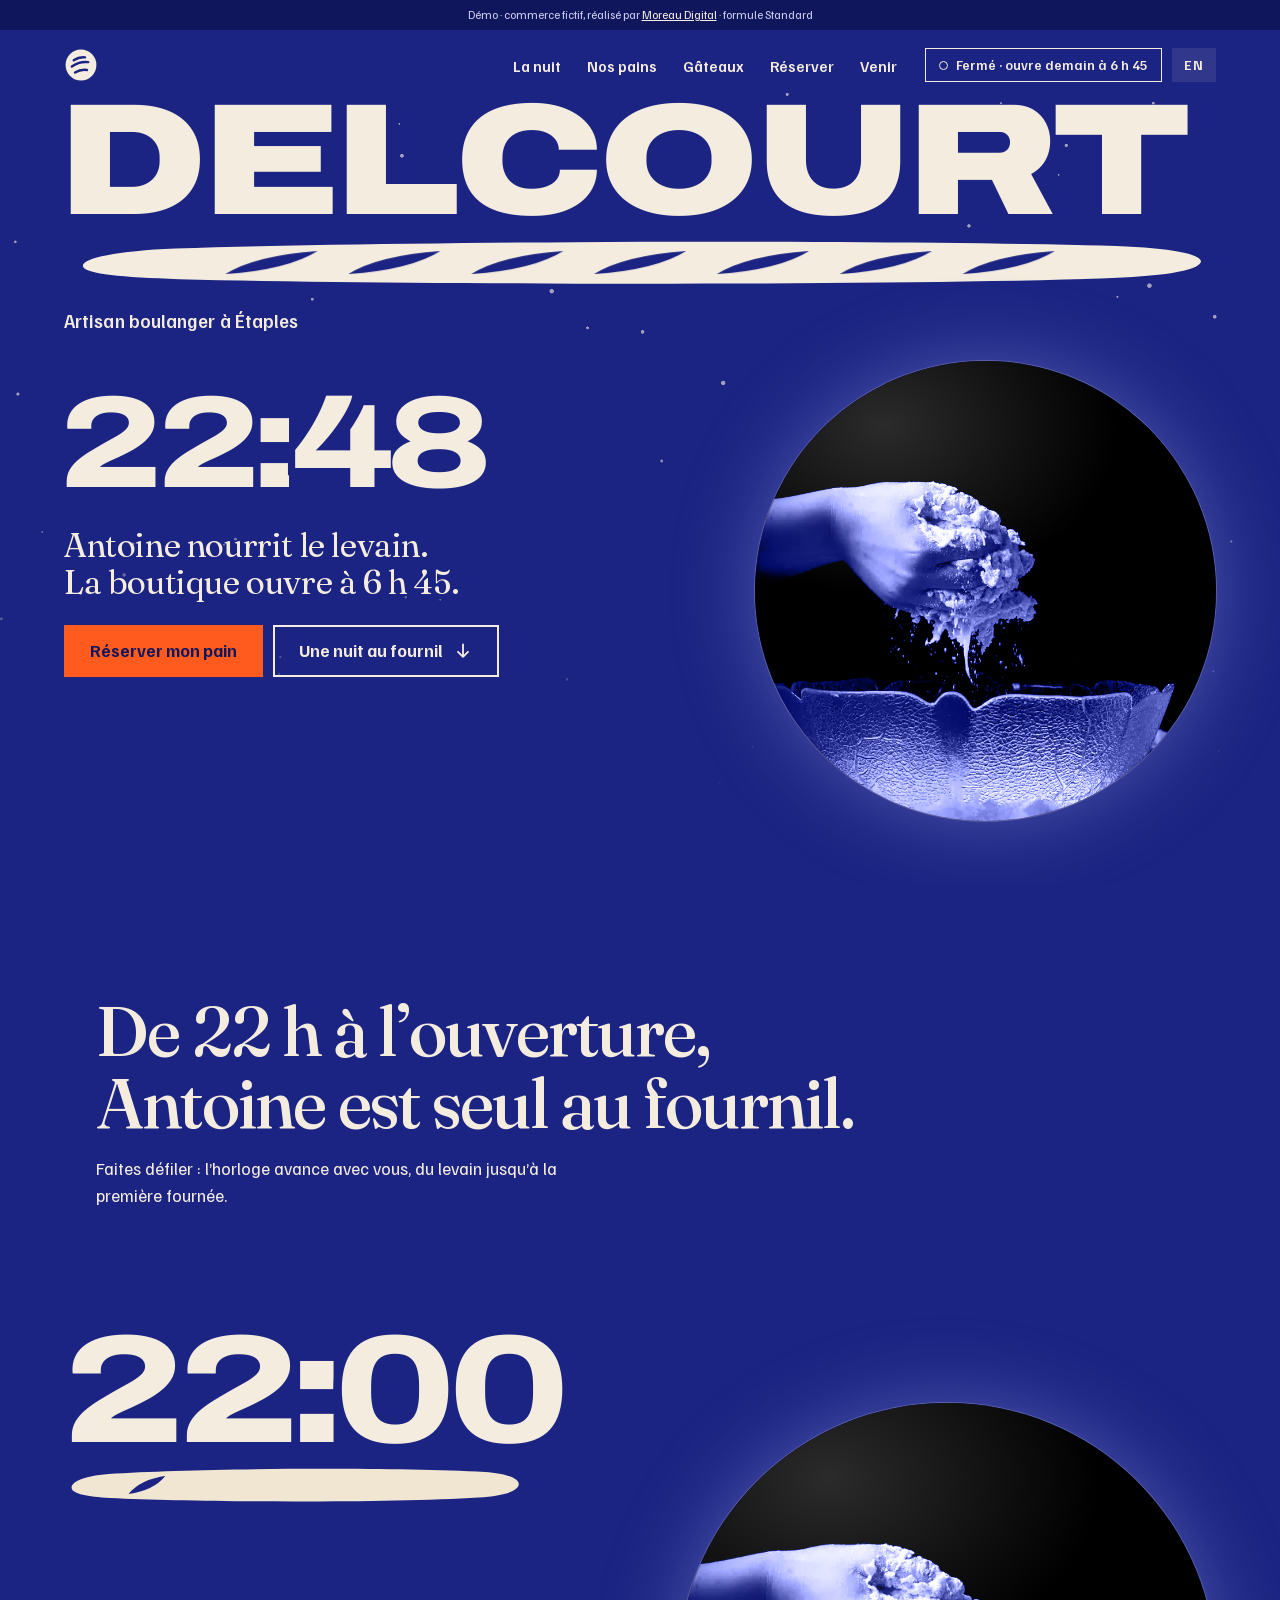
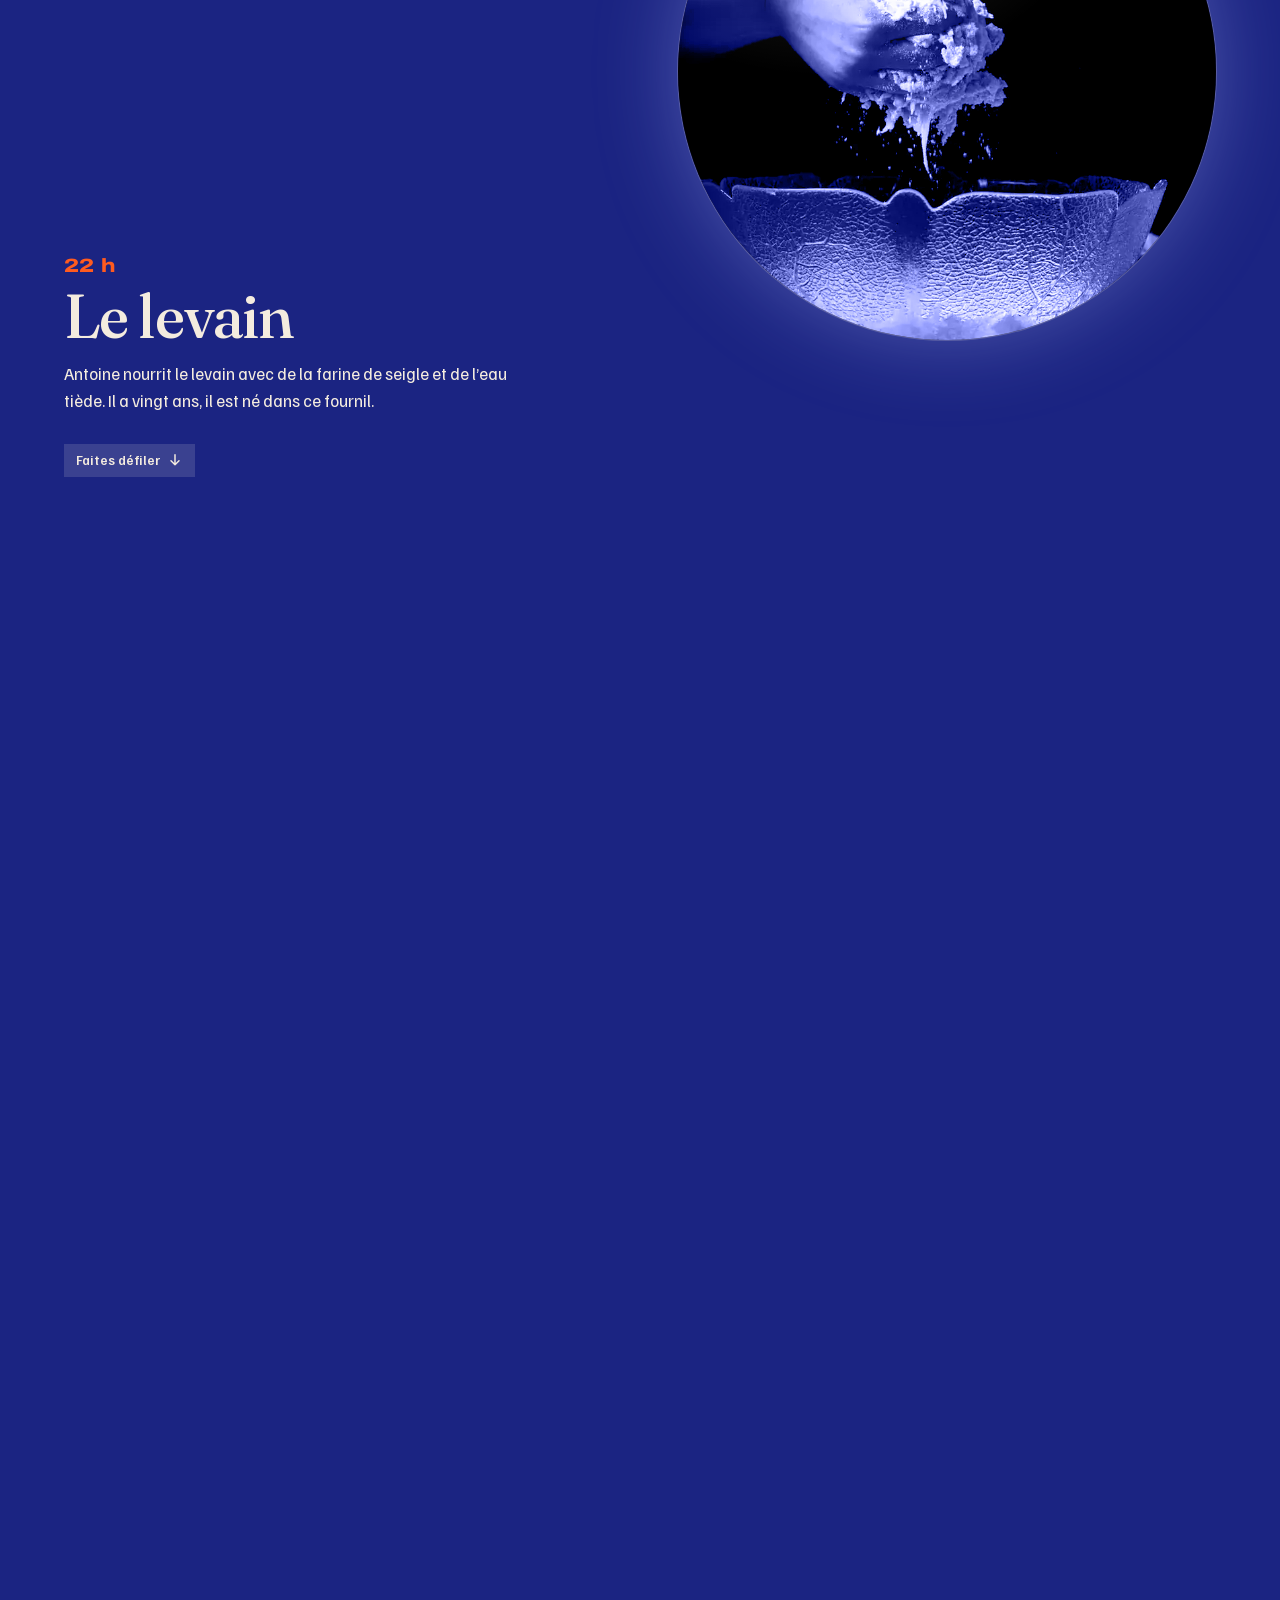
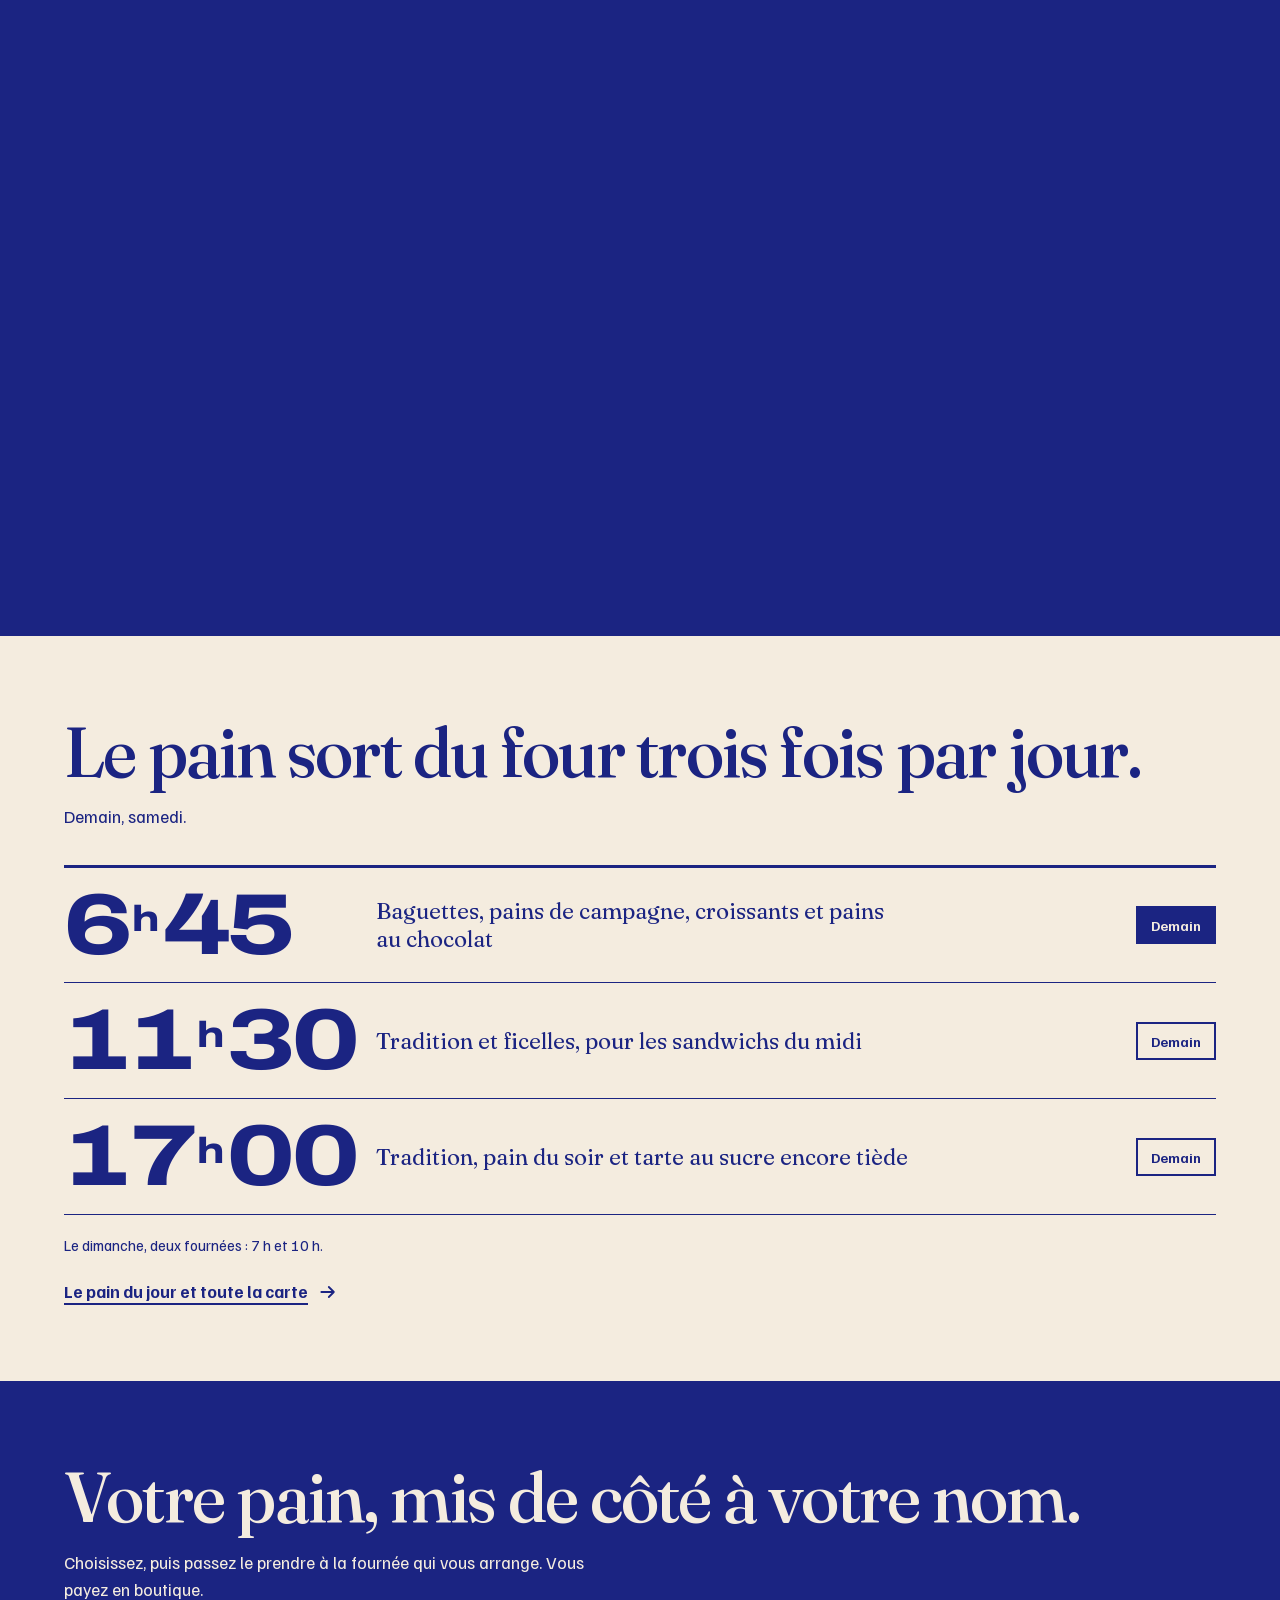
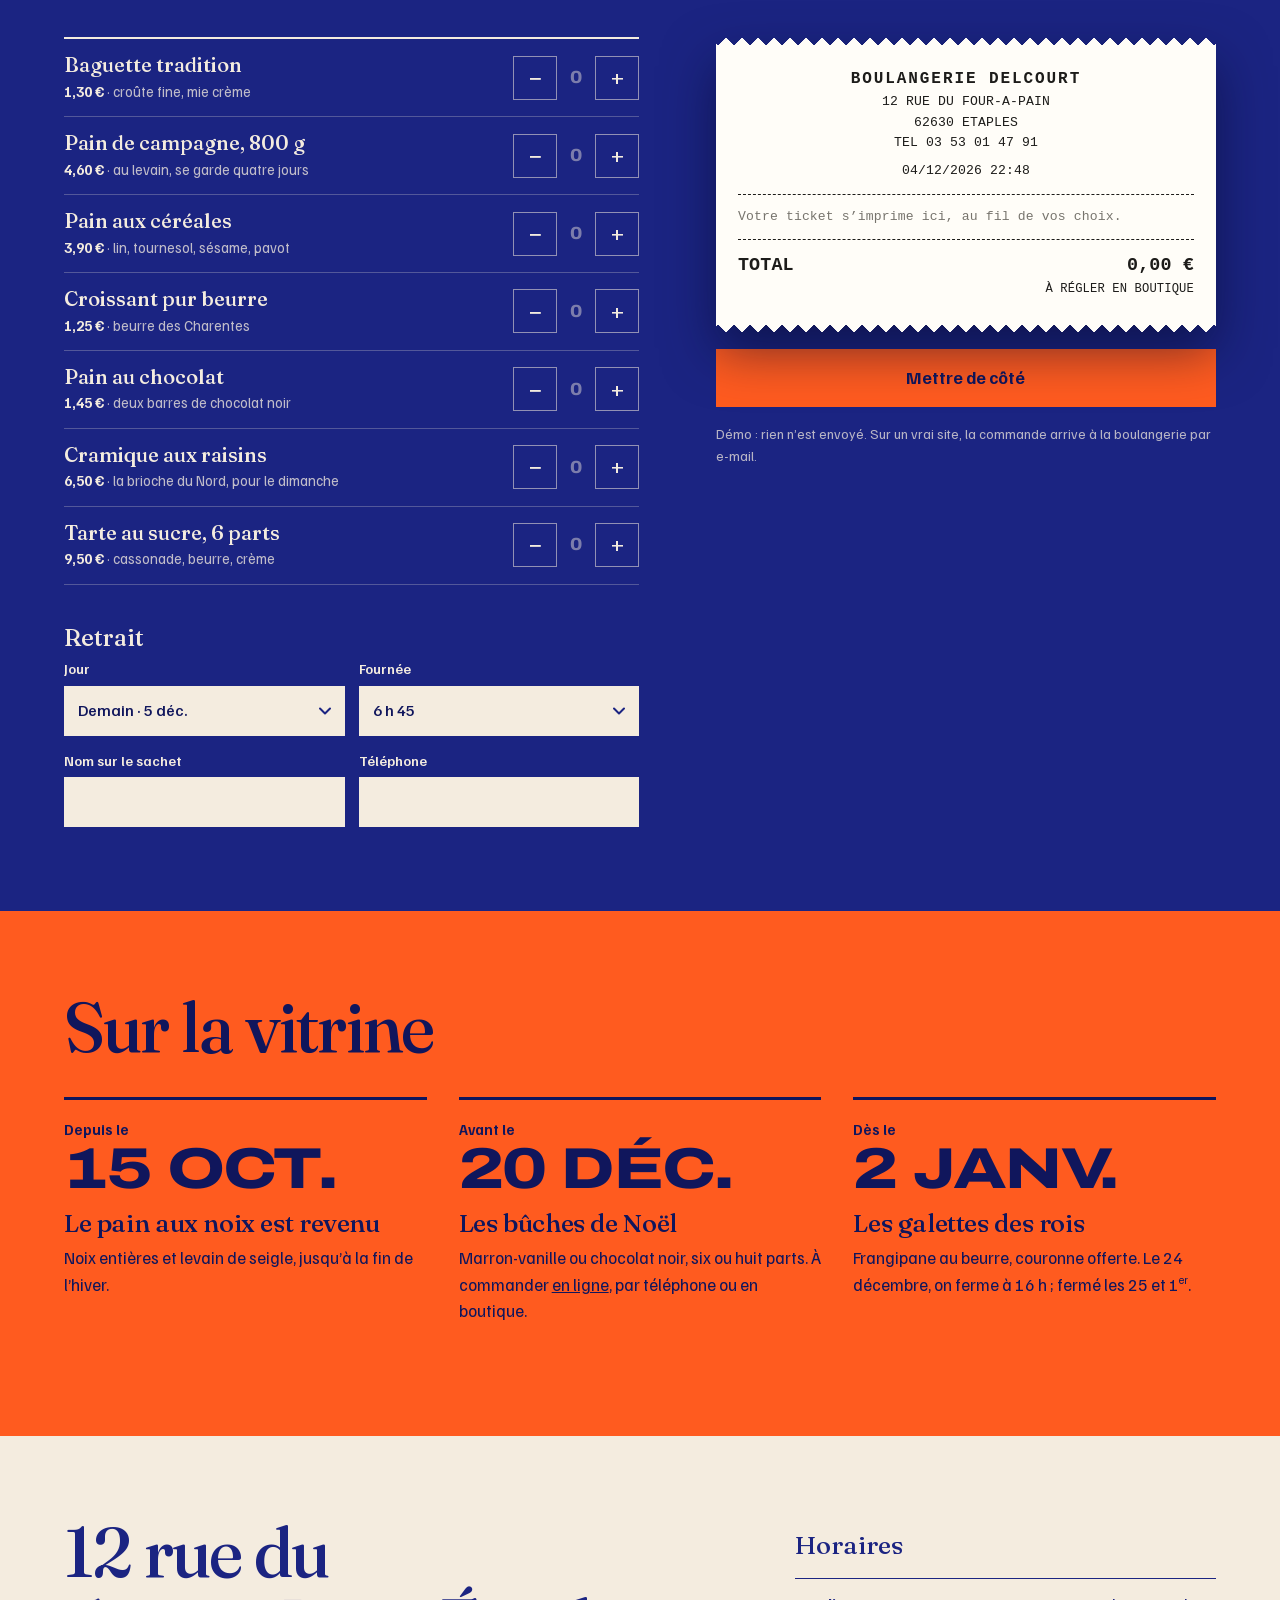
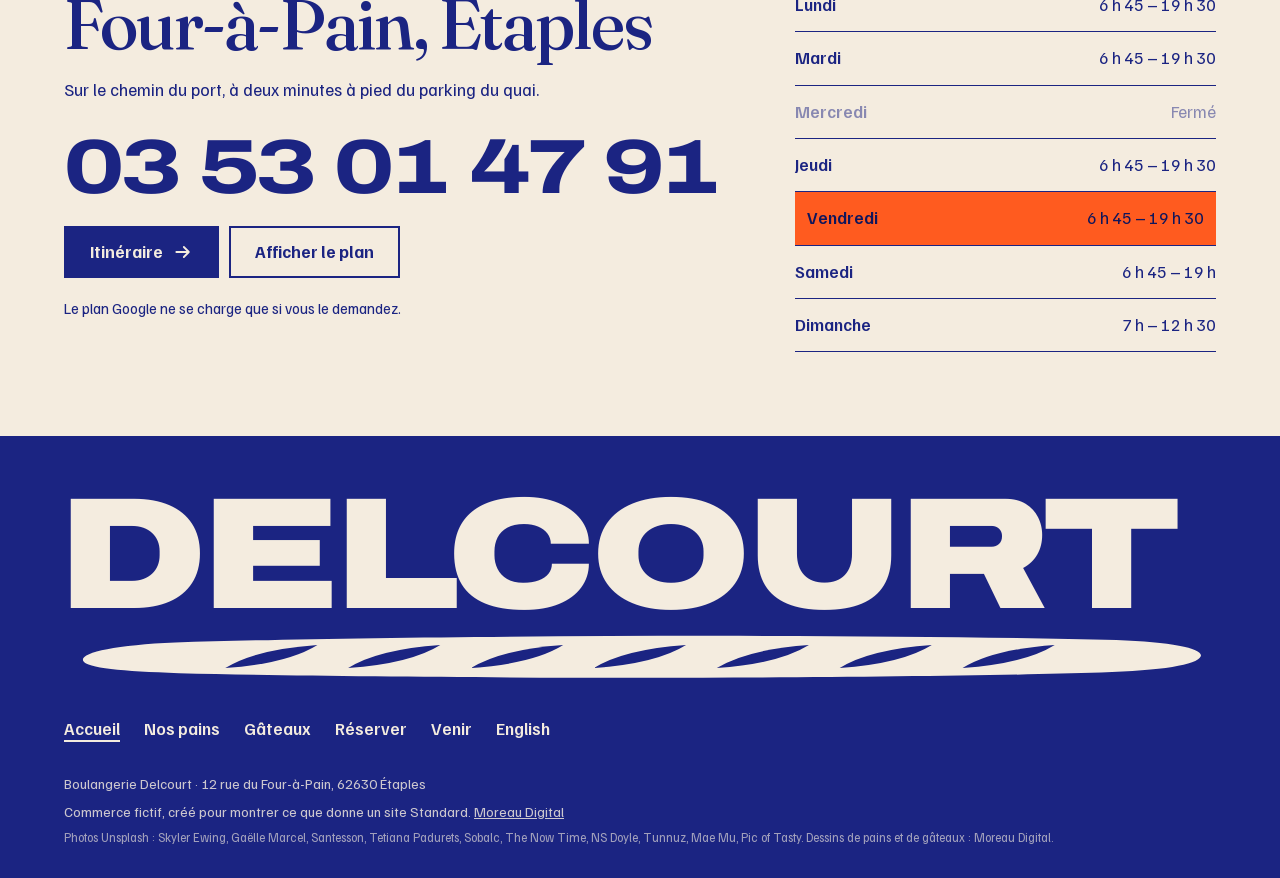
<file: index.html>
<!DOCTYPE html>
<html lang="fr" data-moment="jour">
<head>
  <meta charset="utf-8">
  <meta name="viewport" content="width=device-width, initial-scale=1, viewport-fit=cover">
  <title>Boulangerie Delcourt · Artisan boulanger à Étaples</title>
  <meta name="description" content="Boulangerie Delcourt à Étaples : pain au levain pétri la nuit, trois fournées par jour. Réservez votre pain en ligne et passez le prendre à la fournée de votre choix.">
  <!-- Démo : commerce fictif, à ne pas indexer -->
  <meta name="robots" content="noindex, nofollow">
  <meta name="theme-color" content="#f4ecdf">
  <link rel="alternate" hreflang="fr" href="https://julesmoreau62.github.io/demo-boulangerie/">
  <link rel="alternate" hreflang="en" href="https://julesmoreau62.github.io/demo-boulangerie/en/">
  <link rel="preload" href="fonts/archivo.woff2" as="font" type="font/woff2" crossorigin>
  <link rel="preload" href="fonts/fraunces.woff2" as="font" type="font/woff2" crossorigin>
  <link rel="stylesheet" href="style.css">
  <script>
    /* Avant le premier affichage : jour ou nuit à Étaples, pour ne pas clignoter. */
    (function (d) {
      d.classList.add("js");
      try {
        var q = /[?&]heure=(\d{1,2})(?:[:h](\d{2}))?/.exec(location.search);
        var p = q ? [q[1], q[2] || 0] : new Intl.DateTimeFormat("en-GB", { timeZone: "Europe/Paris", hour: "2-digit", minute: "2-digit", hourCycle: "h23" }).format(new Date()).split(":");
        var m = +p[0] * 60 + +p[1];
        d.setAttribute("data-moment", m >= 1200 || m < 390 ? "nuit" : "jour");
      } catch (e) {}
    })(document.documentElement);
  </script>
  <script src="app.js" defer></script>

  <script type="application/ld+json">
  {
    "@context": "https://schema.org",
    "@type": "Bakery",
    "name": "Boulangerie Delcourt",
    "description": "Boulangerie-pâtisserie. Pain au levain pétri la nuit et cuit sur sole, viennoiseries pur beurre, tarte au sucre. Réservation en ligne, gâteaux sur commande.",
    "url": "https://julesmoreau62.github.io/demo-boulangerie/",
    "hasMenu": "https://julesmoreau62.github.io/demo-boulangerie/pains.html",
    "telephone": "+33353014791",
    "priceRange": "€",
    "address": { "@type": "PostalAddress", "streetAddress": "12 rue du Four-à-Pain", "postalCode": "62630", "addressLocality": "Étaples", "addressCountry": "FR" },
    "openingHoursSpecification": [
      { "@type": "OpeningHoursSpecification", "dayOfWeek": ["Monday", "Tuesday", "Thursday", "Friday"], "opens": "06:45", "closes": "19:30" },
      { "@type": "OpeningHoursSpecification", "dayOfWeek": "Saturday", "opens": "06:45", "closes": "19:00" },
      { "@type": "OpeningHoursSpecification", "dayOfWeek": "Sunday", "opens": "07:00", "closes": "12:30" }
    ]
  }
  </script>
</head>
<body>

  <svg width="0" height="0" style="position:absolute" aria-hidden="true" focusable="false">
    <defs>
      <!-- La marque : une boule de pain vue du dessus, trois coups de lame. La nuit, c'est aussi la lune. -->
      <mask id="grigne" maskUnits="userSpaceOnUse" x="0" y="0" width="32" height="32">
        <rect width="32" height="32" fill="#fff"/>
        <path d="M9.2 11.6c3.2-2.3 7-3.2 10.6-2.8M7.4 17.4c4.4-3.2 9.9-4.6 15.4-4.1M10.4 23.1c3.3-2.1 7.3-2.9 11.2-2.4" fill="none" stroke="#000" stroke-width="2.3" stroke-linecap="round"/>
      </mask>
      <!-- La baguette des sachets : sept coups de lame -->
      <path id="baguette-corps" d="M10 47C8 34 26 22 58 18C180 6 420 4 548 14C578 17 594 28 592 40C590 53 572 62 540 65C420 76 180 75 60 66C30 63 12 58 10 47Z"/>
    </defs>
    <symbol id="marque" viewBox="0 0 32 32"><circle cx="16" cy="16" r="14.5" fill="currentColor" mask="url(#grigne)"/></symbol>
    <symbol id="i-tel" viewBox="0 0 24 24"><path fill="currentColor" d="M6.6 10.8a15.1 15.1 0 0 0 6.6 6.6l2.2-2.2a1 1 0 0 1 1-.25 11.4 11.4 0 0 0 3.6.57 1 1 0 0 1 1 1V20a1 1 0 0 1-1 1A17 17 0 0 1 3 4a1 1 0 0 1 1-1h3.5a1 1 0 0 1 1 1c0 1.25.2 2.45.57 3.57a1 1 0 0 1-.25 1z"/></symbol>
    <symbol id="i-fleche" viewBox="0 0 24 24"><path d="M4 12h15M13 6l6 6-6 6" fill="none" stroke="currentColor" stroke-width="2.2" stroke-linecap="round" stroke-linejoin="round"/></symbol>
    <symbol id="i-bas" viewBox="0 0 24 24"><path d="M12 4v15M6 13l6 6 6-6" fill="none" stroke="currentColor" stroke-width="2.2" stroke-linecap="round" stroke-linejoin="round"/></symbol>
    <symbol id="i-menu" viewBox="0 0 24 24"><path d="M4 6.5h16M4 12h16M4 17.5h16" fill="none" stroke="currentColor" stroke-width="2.2"/></symbol>
    <symbol id="i-fermer" viewBox="0 0 24 24"><path d="M5.5 5.5l13 13M18.5 5.5l-13 13" fill="none" stroke="currentColor" stroke-width="2.2"/></symbol>
  </svg>

  <p class="bandeau-demo">Démo · commerce fictif, réalisé par <a href="https://moreaudigital.fr/">Moreau Digital</a> · formule Standard</p>

  <header class="barre">
    <a class="barre__marque" href="#haut"><svg aria-hidden="true"><use href="#marque"/></svg><span class="visuellement-cache">Delcourt, haut de page</span></a>
    <nav class="barre__nav" aria-label="Pages du site">
      <a href="#nuit">La nuit</a>
      <a href="pains.html">Nos pains</a>
      <a href="gateaux.html">Gâteaux</a>
      <a href="#reserver">Réserver</a>
      <a href="#venir">Venir</a>
    </nav>
    <p class="etat" data-etat hidden><span class="etat__point" aria-hidden="true"></span><span data-etat-texte></span></p>
    <a class="langue" href="en/index.html" hreflang="en" lang="en" aria-label="English version">EN</a>
  </header>

  <main id="haut">

    <!-- Maintenant : ce qui se passe au fournil à cette minute, heure d'Étaples -->
    <section class="maintenant" aria-labelledby="titre">
      <h1 id="titre" class="enseigne">
        <span class="enseigne__nom" data-enseigne>Delcourt</span>
        <svg class="baguette enseigne__baguette" viewBox="0 0 600 80" preserveAspectRatio="none" aria-hidden="true" focusable="false">
          <use class="baguette__corps" href="#baguette-corps"/>
          <path class="baguette__grigne" style="--i:0" d="M84 58Q99.6 28.8 132 22Q116.4 51.2 84 58Z"/>
          <path class="baguette__grigne" style="--i:1" d="M148 58Q163.6 28.8 196 22Q180.4 51.2 148 58Z"/>
          <path class="baguette__grigne" style="--i:2" d="M212 58Q227.6 28.8 260 22Q244.4 51.2 212 58Z"/>
          <path class="baguette__grigne" style="--i:3" d="M276 58Q291.6 28.8 324 22Q308.4 51.2 276 58Z"/>
          <path class="baguette__grigne" style="--i:4" d="M340 58Q355.6 28.8 388 22Q372.4 51.2 340 58Z"/>
          <path class="baguette__grigne" style="--i:5" d="M404 58Q419.6 28.8 452 22Q436.4 51.2 404 58Z"/>
          <path class="baguette__grigne" style="--i:6" d="M468 58Q483.6 28.8 516 22Q500.4 51.2 468 58Z"/>
        </svg>
        <span class="enseigne__metier">Artisan boulanger à Étaples</span>
      </h1>

      <div class="maintenant__scene">
        <figure class="hublot maintenant__hublot" data-hublot>
          <img data-hublot-photo src="photos/rond-matin-480.webp" srcset="photos/rond-matin-480.webp 480w, photos/rond-matin-800.webp 800w" sizes="(min-width: 900px) 40vw, 74vw" width="480" height="480" fetchpriority="high" alt="Un croissant et un pain au chocolat dorés, posés sur du papier">
          <span class="feu" aria-hidden="true"></span>
        </figure>
        <p class="horloge maintenant__horloge" aria-hidden="true" data-horloge><span data-hh>07</span><span class="horloge__sep">:</span><span data-mm>30</span></p>
      </div>

      <div class="maintenant__mots">
        <p class="maintenant__phrase" data-phrase>Le pain sort du four à 6&nbsp;h&nbsp;45, 11&nbsp;h&nbsp;30 et 17&nbsp;h. Antoine le prépare la nuit.</p>
        <div class="actions">
          <a class="bouton bouton--four" href="#reserver">Réserver mon pain</a>
          <a class="bouton bouton--trait" href="#nuit"><span>Une nuit au fournil</span><svg class="icone" aria-hidden="true"><use href="#i-bas"/></svg></a>
        </div>
      </div>
    </section>

    <!-- La nuit : de 22 h à l'ouverture. Au défilement, l'horloge avance et le ciel s'éclaircit. -->
    <section class="nuit" id="nuit" aria-labelledby="nuit-titre" data-nuit>
      <div class="nuit__intro">
        <h2 id="nuit-titre" class="titre">De 22&nbsp;h à l’ouverture, Antoine est seul au fournil.</h2>
        <p class="chapo">Faites défiler&nbsp;: l’horloge avance avec vous, du levain jusqu’à la première fournée.</p>
      </div>

      <div class="nuit__piste" data-piste>
        <div class="nuit__collant">
          <!-- La jauge de la nuit : un coup de lame par étape, la baguette dore au four -->
          <svg class="baguette nuit__baguette" viewBox="0 0 600 80" preserveAspectRatio="none" aria-hidden="true" focusable="false" data-baguette>
            <use class="baguette__corps" href="#baguette-corps"/>
            <path class="baguette__grigne" style="--i:0" data-grigne d="M84 58Q99.6 28.8 132 22Q116.4 51.2 84 58Z"/>
            <path class="baguette__grigne" style="--i:1" data-grigne d="M148 58Q163.6 28.8 196 22Q180.4 51.2 148 58Z"/>
            <path class="baguette__grigne" style="--i:2" data-grigne d="M212 58Q227.6 28.8 260 22Q244.4 51.2 212 58Z"/>
            <path class="baguette__grigne" style="--i:3" data-grigne d="M276 58Q291.6 28.8 324 22Q308.4 51.2 276 58Z"/>
            <path class="baguette__grigne" style="--i:4" data-grigne d="M340 58Q355.6 28.8 388 22Q372.4 51.2 340 58Z"/>
            <path class="baguette__grigne" style="--i:5" data-grigne d="M404 58Q419.6 28.8 452 22Q436.4 51.2 404 58Z"/>
            <path class="baguette__grigne" style="--i:6" data-grigne d="M468 58Q483.6 28.8 516 22Q500.4 51.2 468 58Z"/>
          </svg>
          <p class="horloge nuit__horloge" aria-hidden="true" data-nuit-horloge><span data-hh>22</span><span class="horloge__sep">:</span><span data-mm>00</span></p>

          <ol class="etapes">
            <li class="etape" data-t="0">
              <span class="hublot etape__hublot"><img src="photos/rond-levain-480.webp" srcset="photos/rond-levain-480.webp 480w, photos/rond-levain-800.webp 800w" sizes="(min-width: 900px) 42vw, 70vw" width="480" height="480" loading="lazy" alt="Une main laisse tomber du levain dans un saladier en verre"></span>
              <div class="etape__mots">
                <p class="etape__heure">22&nbsp;h</p>
                <h3 class="etape__titre">Le levain</h3>
                <p class="etape__texte">Antoine nourrit le levain avec de la farine de seigle et de l’eau tiède. Il a vingt ans, il est né dans ce fournil.</p>
              </div>
            </li>
            <li class="etape" data-t="90">
              <span class="hublot etape__hublot"><img src="photos/rond-petrissage-480.webp" srcset="photos/rond-petrissage-480.webp 480w, photos/rond-petrissage-800.webp 800w" sizes="(min-width: 900px) 42vw, 70vw" width="480" height="480" loading="lazy" alt="Deux mains pétrissent une boule de pâte sur un plan fariné"></span>
              <div class="etape__mots">
                <p class="etape__heure">23&nbsp;h&nbsp;30</p>
                <h3 class="etape__titre">Le pétrissage</h3>
                <p class="etape__texte">Farine d’un moulin à quarante kilomètres, eau, sel, levain. Le pétrin tourne lentement pour ne pas chauffer la pâte, qui repose ensuite jusqu’à 2&nbsp;h.</p>
              </div>
            </li>
            <li class="etape" data-t="270">
              <span class="hublot etape__hublot"><img src="photos/rond-faconnage-480.webp" srcset="photos/rond-faconnage-480.webp 480w, photos/rond-faconnage-534.webp 534w" sizes="(min-width: 900px) 42vw, 70vw" width="480" height="480" loading="lazy" alt="Un boulanger façonne des baguettes alignées sur une plaque"></span>
              <div class="etape__mots">
                <p class="etape__heure">2&nbsp;h&nbsp;30</p>
                <h3 class="etape__titre">Le façonnage</h3>
                <p class="etape__texte">Quatre cents baguettes, roulées à la main une par une, puis couchées dans les plis d’une toile de lin.</p>
              </div>
            </li>
            <li class="etape" data-t="375">
              <span class="hublot etape__hublot"><img src="photos/rond-lame-480.webp" srcset="photos/rond-lame-480.webp 480w, photos/rond-lame-800.webp 800w" sizes="(min-width: 900px) 42vw, 70vw" width="480" height="480" loading="lazy" alt="Un nuage de farine tombe des mains du boulanger sur une miche"></span>
              <div class="etape__mots">
                <p class="etape__heure">4&nbsp;h&nbsp;15</p>
                <h3 class="etape__titre">Le coup de lame</h3>
                <p class="etape__texte">Un voile de farine, puis cinq entailles sur chaque baguette. Dans le four, elles s’ouvriront en oreilles&nbsp;: c’est la grigne.</p>
              </div>
            </li>
            <li class="etape etape--four" data-t="420">
              <span class="hublot etape__hublot" role="img" aria-label="La porte vitrée du four, rouge de chaleur"><span class="feu"></span></span>
              <div class="etape__mots">
                <p class="etape__heure">5&nbsp;h</p>
                <h3 class="etape__titre">Au four</h3>
                <p class="etape__texte">Un four à sole à 250&nbsp;°C, vingt-deux minutes pour une baguette. Dehors, la rue sent déjà le pain.</p>
              </div>
            </li>
            <li class="etape etape--couleur" data-t="465">
              <span class="hublot etape__hublot"><img src="photos/rond-defournement-480.webp" srcset="photos/rond-defournement-480.webp 480w, photos/rond-defournement-800.webp 800w" sizes="(min-width: 900px) 42vw, 70vw" width="480" height="480" loading="lazy" alt="Des miches tout juste cuites refroidissent sur un chariot à grilles"></span>
              <div class="etape__mots">
                <p class="etape__heure">5&nbsp;h&nbsp;45</p>
                <h3 class="etape__titre">Le défournement</h3>
                <p class="etape__texte">Le pain chante en refroidissant&nbsp;: la croûte craque. On ne le met en sachet qu’une fois tiède.</p>
              </div>
            </li>
            <li class="etape etape--couleur" data-t="525">
              <span class="hublot etape__hublot"><img src="photos/rond-ouverture-480.webp" srcset="photos/rond-ouverture-480.webp 480w, photos/rond-ouverture-800.webp 800w" sizes="(min-width: 900px) 42vw, 70vw" width="480" height="480" loading="lazy" alt="L’enseigne dorée « Boulangerie » au-dessus de la vitrine"></span>
              <div class="etape__mots">
                <p class="etape__heure">6&nbsp;h&nbsp;45</p>
                <h3 class="etape__titre">On ouvre</h3>
                <p class="etape__texte">Claire lève le rideau. Première fournée&nbsp;: baguettes, pains de campagne, croissants et pains au chocolat.</p>
              </div>
            </li>
          </ol>

          <p class="nuit__indice" aria-hidden="true"><span>Faites défiler</span><svg class="icone" aria-hidden="true"><use href="#i-bas"/></svg></p>
        </div>
      </div>
    </section>

    <!-- Les fournées du jour : rempli en direct par app.js -->
    <section class="fournees" id="fournees" aria-labelledby="fournees-titre">
      <div class="contenu">
        <h2 id="fournees-titre" class="titre">Le pain sort du four trois fois par jour.</h2>
        <p class="chapo" data-tableau-jour>Du lundi au samedi, sauf le mercredi.</p>
        <ol class="tableau" data-tableau>
          <li class="tableau__ligne"><span class="tableau__heure">6<span class="tableau__h">h</span>45</span><span class="tableau__quoi">Baguettes, pains de campagne, croissants et pains au chocolat</span></li>
          <li class="tableau__ligne"><span class="tableau__heure">11<span class="tableau__h">h</span>30</span><span class="tableau__quoi">Tradition et ficelles, pour les sandwichs du midi</span></li>
          <li class="tableau__ligne"><span class="tableau__heure">17<span class="tableau__h">h</span>00</span><span class="tableau__quoi">Tradition, pain du soir et tarte au sucre encore tiède</span></li>
        </ol>
        <p class="note">Le dimanche, deux fournées&nbsp;: 7&nbsp;h et 10&nbsp;h.</p>
        <a class="lien-fleche" href="pains.html">Le pain du jour et toute la carte<svg class="icone" aria-hidden="true"><use href="#i-fleche"/></svg></a>
      </div>
    </section>

    <!-- Réservation : le ticket s'imprime pendant qu'on choisit -->
    <section class="reserver" id="reserver" aria-labelledby="reserver-titre">
      <div class="contenu reserver__grille">
        <div class="reserver__tete">
          <h2 id="reserver-titre" class="titre">Votre pain, mis de côté à votre nom.</h2>
          <p class="chapo">Choisissez, puis passez le prendre à la fournée qui vous arrange. Vous payez en boutique.</p>
        </div>

        <form class="commande" data-commande novalidate>
          <fieldset class="commande__choix" data-choix>
            <legend class="visuellement-cache">Produits</legend>
            <ul class="produits">
              <li class="produit" data-id="tradition" data-prix="1.30">
                <p class="produit__nom">Baguette tradition</p>
                <p class="produit__detail"><span class="produit__prix" data-prix-texte>1,30&nbsp;€</span> <span>· croûte fine, mie crème</span></p>
                <div class="pas"><button type="button" data-moins aria-label="Retirer une baguette tradition">−</button><output data-qte>0</output><button type="button" data-plus aria-label="Ajouter une baguette tradition">+</button></div>
              </li>
              <li class="produit" data-id="campagne" data-prix="4.60">
                <p class="produit__nom">Pain de campagne, 800&nbsp;g</p>
                <p class="produit__detail"><span class="produit__prix" data-prix-texte>4,60&nbsp;€</span> <span>· au levain, se garde quatre jours</span></p>
                <div class="pas"><button type="button" data-moins aria-label="Retirer un pain de campagne">−</button><output data-qte>0</output><button type="button" data-plus aria-label="Ajouter un pain de campagne">+</button></div>
              </li>
              <li class="produit" data-id="cereales" data-prix="3.90">
                <p class="produit__nom">Pain aux céréales</p>
                <p class="produit__detail"><span class="produit__prix" data-prix-texte>3,90&nbsp;€</span> <span>· lin, tournesol, sésame, pavot</span></p>
                <div class="pas"><button type="button" data-moins aria-label="Retirer un pain aux céréales">−</button><output data-qte>0</output><button type="button" data-plus aria-label="Ajouter un pain aux céréales">+</button></div>
              </li>
              <li class="produit" data-id="croissant" data-prix="1.25">
                <p class="produit__nom">Croissant pur beurre</p>
                <p class="produit__detail"><span class="produit__prix" data-prix-texte>1,25&nbsp;€</span> <span>· beurre des Charentes</span></p>
                <div class="pas"><button type="button" data-moins aria-label="Retirer un croissant">−</button><output data-qte>0</output><button type="button" data-plus aria-label="Ajouter un croissant">+</button></div>
              </li>
              <li class="produit" data-id="chocolat" data-prix="1.45">
                <p class="produit__nom">Pain au chocolat</p>
                <p class="produit__detail"><span class="produit__prix" data-prix-texte>1,45&nbsp;€</span> <span>· deux barres de chocolat noir</span></p>
                <div class="pas"><button type="button" data-moins aria-label="Retirer un pain au chocolat">−</button><output data-qte>0</output><button type="button" data-plus aria-label="Ajouter un pain au chocolat">+</button></div>
              </li>
              <li class="produit" data-id="cramique" data-prix="6.50">
                <p class="produit__nom">Cramique aux raisins</p>
                <p class="produit__detail"><span class="produit__prix" data-prix-texte>6,50&nbsp;€</span> <span>· la brioche du Nord, pour le dimanche</span></p>
                <div class="pas"><button type="button" data-moins aria-label="Retirer une cramique">−</button><output data-qte>0</output><button type="button" data-plus aria-label="Ajouter une cramique">+</button></div>
              </li>
              <li class="produit" data-id="tarte" data-prix="9.50">
                <p class="produit__nom">Tarte au sucre, 6&nbsp;parts</p>
                <p class="produit__detail"><span class="produit__prix" data-prix-texte>9,50&nbsp;€</span> <span>· cassonade, beurre, crème</span></p>
                <div class="pas"><button type="button" data-moins aria-label="Retirer une tarte au sucre">−</button><output data-qte>0</output><button type="button" data-plus aria-label="Ajouter une tarte au sucre">+</button></div>
              </li>
            </ul>
          </fieldset>

          <fieldset class="retrait" data-retrait>
            <legend class="retrait__titre">Retrait</legend>
            <label class="champ"><span>Jour</span>
              <select name="jour" data-jour></select>
            </label>
            <label class="champ"><span>Fournée</span>
              <select name="fournee" data-fournee></select>
            </label>
            <label class="champ"><span>Nom sur le sachet</span>
              <input name="nom" type="text" autocomplete="name" required>
            </label>
            <label class="champ"><span>Téléphone</span>
              <input name="tel" type="tel" autocomplete="tel" inputmode="tel" required>
            </label>
          </fieldset>

          <div class="commande__ticket">
            <div class="ticket-ombre">
              <div class="ticket" id="ticket" data-ticket>
                <p class="ticket__entete">BOULANGERIE DELCOURT</p>
                <p class="ticket__adresse">12 RUE DU FOUR-A-PAIN<br>62630 ETAPLES<br>TEL 03 53 01 47 91</p>
                <p class="ticket__date" data-ticket-date></p>
                <hr>
                <ul class="ticket__lignes" data-ticket-lignes></ul>
                <p class="ticket__vide" data-ticket-vide>Votre ticket s’imprime ici, au fil de vos choix.</p>
                <hr>
                <p class="ticket__total"><span>TOTAL</span><strong data-total>0,00&nbsp;€</strong></p>
                <p class="ticket__petit">À RÉGLER EN BOUTIQUE</p>
                <div class="ticket__confirmation" data-confirmation hidden>
                  <hr>
                  <p class="ticket__ligne"><span>COMMANDE</span><strong data-t-numero></strong></p>
                  <p class="ticket__ligne"><span>POUR</span><strong data-t-nom></strong></p>
                  <p class="ticket__ligne"><span>RETRAIT</span><strong data-t-retrait></strong></p>
                  <p class="ticket__merci">MERCI ! ON VOUS LE GARDE AU CHAUD.</p>
                  <span class="ticket__code" aria-hidden="true"></span>
                  <span class="tampon" aria-hidden="true">Mis de côté</span>
                </div>
              </div>
            </div>

            <p class="erreur" data-erreur role="alert" hidden></p>
            <button class="bouton bouton--four bouton--large" type="submit" data-envoyer>Mettre de côté</button>
            <button class="bouton bouton--trait bouton--large" type="button" data-nouvelle hidden>Nouvelle commande</button>
            <p class="note-demo">Démo&nbsp;: rien n’est envoyé. Sur un vrai site, la commande arrive à la boulangerie par e-mail.</p>
          </div>
        </form>
      </div>
    </section>

    <!-- La vitrine : les annonces du moment -->
    <section class="vitrine" id="vitrine" aria-labelledby="vitrine-titre">
      <div class="contenu">
        <h2 id="vitrine-titre" class="titre">Sur la vitrine</h2>
        <ul class="affiches">
          <li class="affiche">
            <p class="affiche__date"><small>Depuis le</small> <span>15 oct.</span></p>
            <h3 class="affiche__titre">Le pain aux noix est revenu</h3>
            <p>Noix entières et levain de seigle, jusqu’à la fin de l’hiver.</p>
          </li>
          <li class="affiche">
            <p class="affiche__date"><small>Avant le</small> <span>20 déc.</span></p>
            <h3 class="affiche__titre">Les bûches de Noël</h3>
            <p>Marron-vanille ou chocolat noir, six ou huit parts. À commander <a href="gateaux.html#bon">en ligne</a>, par téléphone ou en boutique.</p>
          </li>
          <li class="affiche">
            <p class="affiche__date"><small>Dès le</small> <span>2 janv.</span></p>
            <h3 class="affiche__titre">Les galettes des rois</h3>
            <p>Frangipane au beurre, couronne offerte. Le 24 décembre, on ferme à 16&nbsp;h&nbsp;; fermé les 25 et 1<sup>er</sup>.</p>
          </li>
        </ul>
      </div>
    </section>

    <!-- Venir -->
    <section class="venir" id="venir" aria-labelledby="venir-titre">
      <div class="contenu venir__grille">
        <div class="venir__adresse">
          <h2 id="venir-titre" class="titre">12 rue du <span class="insecable">Four-à-Pain</span>, Étaples</h2>
          <p class="chapo">Sur le chemin du port, à deux minutes à pied du parking du quai.</p>
          <a class="numero" href="tel:+33353014791"><span class="visuellement-cache">Appeler le</span> 03&nbsp;53&nbsp;01&nbsp;47&nbsp;91</a>
          <div class="actions">
            <a class="bouton bouton--encre" href="https://www.google.com/maps/dir/?api=1&amp;destination=%C3%89taples%2062630" target="_blank" rel="noopener"><span>Itinéraire</span><svg class="icone" aria-hidden="true"><use href="#i-fleche"/></svg></a>
            <button class="bouton bouton--trait" type="button" data-plan>Afficher le plan</button>
          </div>
          <p class="note" data-plan-note>Le plan Google ne se charge que si vous le demandez.</p>
          <div class="plan" data-plan-zone hidden></div>
        </div>

        <table class="horaires">
          <caption class="horaires__titre">Horaires</caption>
          <tbody>
            <tr data-jour="1"><th scope="row">Lundi</th><td>6&nbsp;h&nbsp;45 – 19&nbsp;h&nbsp;30</td></tr>
            <tr data-jour="2"><th scope="row">Mardi</th><td>6&nbsp;h&nbsp;45 – 19&nbsp;h&nbsp;30</td></tr>
            <tr data-jour="3" class="horaires__ferme"><th scope="row">Mercredi</th><td>Fermé</td></tr>
            <tr data-jour="4"><th scope="row">Jeudi</th><td>6&nbsp;h&nbsp;45 – 19&nbsp;h&nbsp;30</td></tr>
            <tr data-jour="5"><th scope="row">Vendredi</th><td>6&nbsp;h&nbsp;45 – 19&nbsp;h&nbsp;30</td></tr>
            <tr data-jour="6"><th scope="row">Samedi</th><td>6&nbsp;h&nbsp;45 – 19&nbsp;h</td></tr>
            <tr data-jour="0"><th scope="row">Dimanche</th><td>7&nbsp;h – 12&nbsp;h&nbsp;30</td></tr>
          </tbody>
        </table>
      </div>
    </section>
  </main>

  <footer class="pied">
    <p class="pied__enseigne" aria-hidden="true">Delcourt</p>
    <svg class="baguette pied__baguette" viewBox="0 0 600 80" preserveAspectRatio="none" aria-hidden="true" focusable="false">
      <use class="baguette__corps" href="#baguette-corps"/>
      <path class="baguette__grigne" style="--i:0" d="M84 58Q99.6 28.8 132 22Q116.4 51.2 84 58Z"/>
      <path class="baguette__grigne" style="--i:1" d="M148 58Q163.6 28.8 196 22Q180.4 51.2 148 58Z"/>
      <path class="baguette__grigne" style="--i:2" d="M212 58Q227.6 28.8 260 22Q244.4 51.2 212 58Z"/>
      <path class="baguette__grigne" style="--i:3" d="M276 58Q291.6 28.8 324 22Q308.4 51.2 276 58Z"/>
      <path class="baguette__grigne" style="--i:4" d="M340 58Q355.6 28.8 388 22Q372.4 51.2 340 58Z"/>
      <path class="baguette__grigne" style="--i:5" d="M404 58Q419.6 28.8 452 22Q436.4 51.2 404 58Z"/>
      <path class="baguette__grigne" style="--i:6" d="M468 58Q483.6 28.8 516 22Q500.4 51.2 468 58Z"/>
    </svg>
    <nav class="pied__nav" id="pages" aria-label="Pages du site, en bas">
      <a href="#haut" aria-current="page">Accueil</a>
      <a href="pains.html">Nos pains</a>
      <a href="gateaux.html">Gâteaux</a>
      <a href="#reserver">Réserver</a>
      <a href="#venir">Venir</a>
      <a href="en/index.html" hreflang="en" lang="en">English</a>
    </nav>
    <div class="pied__texte">
      <p>Boulangerie Delcourt · 12 rue du Four-à-Pain, 62630 Étaples</p>
      <p>Commerce fictif, créé pour montrer ce que donne un site Standard. <a href="https://moreaudigital.fr/">Moreau Digital</a></p>
      <p class="pied__credits">Photos Unsplash&nbsp;: Skyler Ewing, Gaëlle Marcel, Santesson, Tetiana Padurets, Sobalc, The Now Time, NS Doyle, Tunnuz, Mae Mu, Pic of Tasty. Dessins de pains et de gâteaux&nbsp;: Moreau Digital.</p>
    </div>
  </footer>

  <!-- Le menu sort de la barre du bas comme un sachet de boulangerie -->
  <dialog class="sachet" id="menu" aria-labelledby="menu-titre">
    <div class="sachet__papier">
      <div class="sachet__tete">
        <p class="sachet__enseigne" id="menu-titre">Delcourt</p>
        <button class="sachet__fermer" type="button" data-fermer aria-label="Fermer le menu"><svg class="icone" aria-hidden="true"><use href="#i-fermer"/></svg></button>
      </div>
      <svg class="baguette sachet__baguette" viewBox="0 0 600 80" preserveAspectRatio="none" aria-hidden="true" focusable="false">
        <use class="baguette__corps" href="#baguette-corps"/>
        <path class="baguette__grigne" style="--i:0" d="M84 58Q99.6 28.8 132 22Q116.4 51.2 84 58Z"/>
        <path class="baguette__grigne" style="--i:1" d="M148 58Q163.6 28.8 196 22Q180.4 51.2 148 58Z"/>
        <path class="baguette__grigne" style="--i:2" d="M212 58Q227.6 28.8 260 22Q244.4 51.2 212 58Z"/>
        <path class="baguette__grigne" style="--i:3" d="M276 58Q291.6 28.8 324 22Q308.4 51.2 276 58Z"/>
        <path class="baguette__grigne" style="--i:4" d="M340 58Q355.6 28.8 388 22Q372.4 51.2 340 58Z"/>
        <path class="baguette__grigne" style="--i:5" d="M404 58Q419.6 28.8 452 22Q436.4 51.2 404 58Z"/>
        <path class="baguette__grigne" style="--i:6" d="M468 58Q483.6 28.8 516 22Q500.4 51.2 468 58Z"/>
      </svg>
      <ul class="sachet__liste">
        <li><a href="index.html" aria-current="page"><span class="sachet__page">Accueil</span><span class="sachet__quoi">Le fournil, à cette minute</span><svg class="icone" aria-hidden="true"><use href="#i-fleche"/></svg></a></li>
        <li><a href="#nuit"><span class="sachet__page">La nuit au fournil</span><span class="sachet__quoi">De 22&nbsp;h à l’ouverture</span><svg class="icone" aria-hidden="true"><use href="#i-fleche"/></svg></a></li>
        <li><a href="pains.html"><span class="sachet__page">Nos pains</span><span class="sachet__quoi">Le pain du jour, et tous les autres</span><svg class="icone" aria-hidden="true"><use href="#i-fleche"/></svg></a></li>
        <li><a href="gateaux.html"><span class="sachet__page">Gâteaux</span><span class="sachet__quoi">Sur commande, pour vos fêtes</span><svg class="icone" aria-hidden="true"><use href="#i-fleche"/></svg></a></li>
        <li><a href="#reserver"><span class="sachet__page">Réserver</span><span class="sachet__quoi">Votre pain mis de côté</span><svg class="icone" aria-hidden="true"><use href="#i-fleche"/></svg></a></li>
        <li><a href="#venir"><span class="sachet__page">Venir</span><span class="sachet__quoi">Adresse, horaires, plan</span><svg class="icone" aria-hidden="true"><use href="#i-fleche"/></svg></a></li>
      </ul>
      <p class="sachet__pied"><a class="bouton bouton--encre" href="en/index.html" hreflang="en" lang="en">English version</a><a class="bouton bouton--trait" href="tel:+33353014791"><svg class="icone" aria-hidden="true"><use href="#i-tel"/></svg>03&nbsp;53&nbsp;01&nbsp;47&nbsp;91</a></p>
    </div>
  </dialog>

  <nav class="dock" aria-label="Actions rapides">
    <a class="dock__lien dock__lien--carre" href="tel:+33353014791"><svg class="icone" aria-hidden="true"><use href="#i-tel"/></svg><span class="visuellement-cache">Appeler la boulangerie</span></a>
    <a class="dock__lien dock__lien--four" href="#reserver" data-dock-reserver>Réserver mon pain</a>
    <a class="dock__lien dock__lien--carre" href="#pages" data-menu><svg class="icone" aria-hidden="true"><use href="#i-menu"/></svg><span class="visuellement-cache">Menu</span></a>
  </nav>
</body>
</html>
</file>
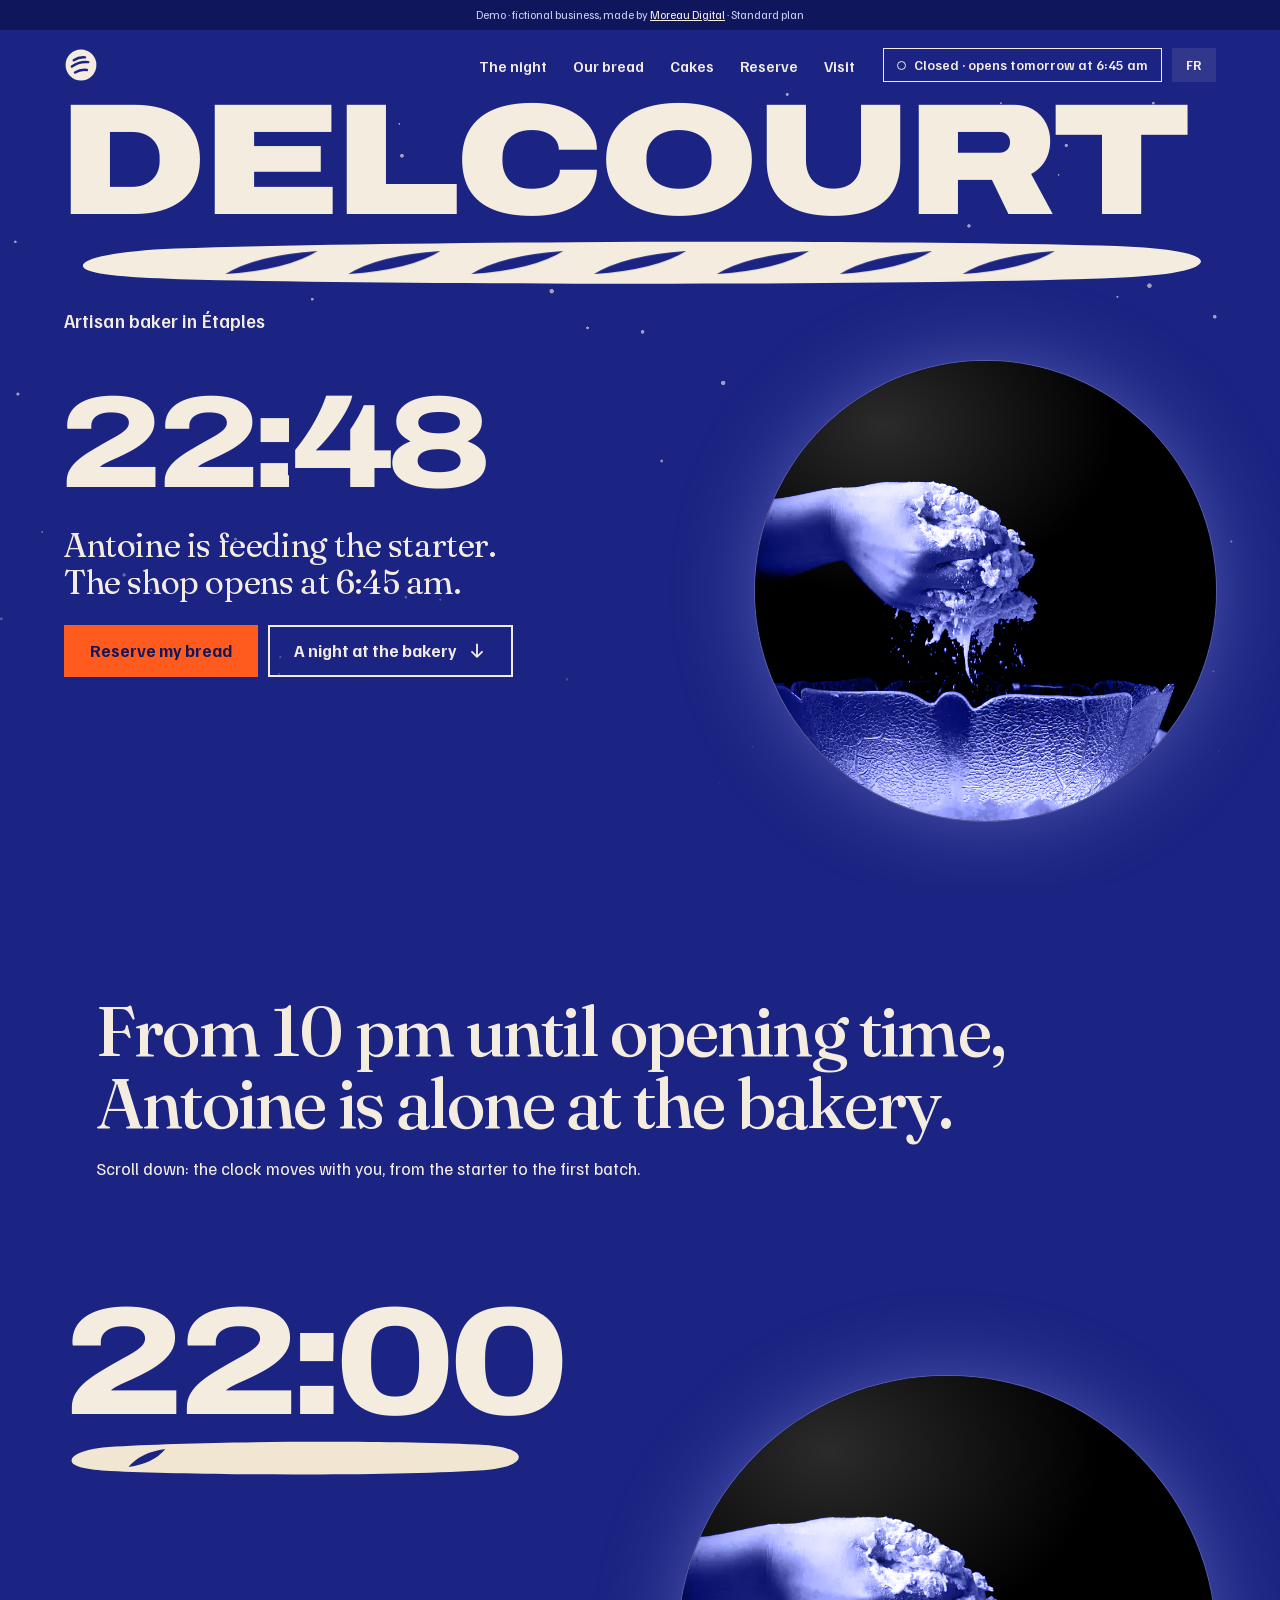
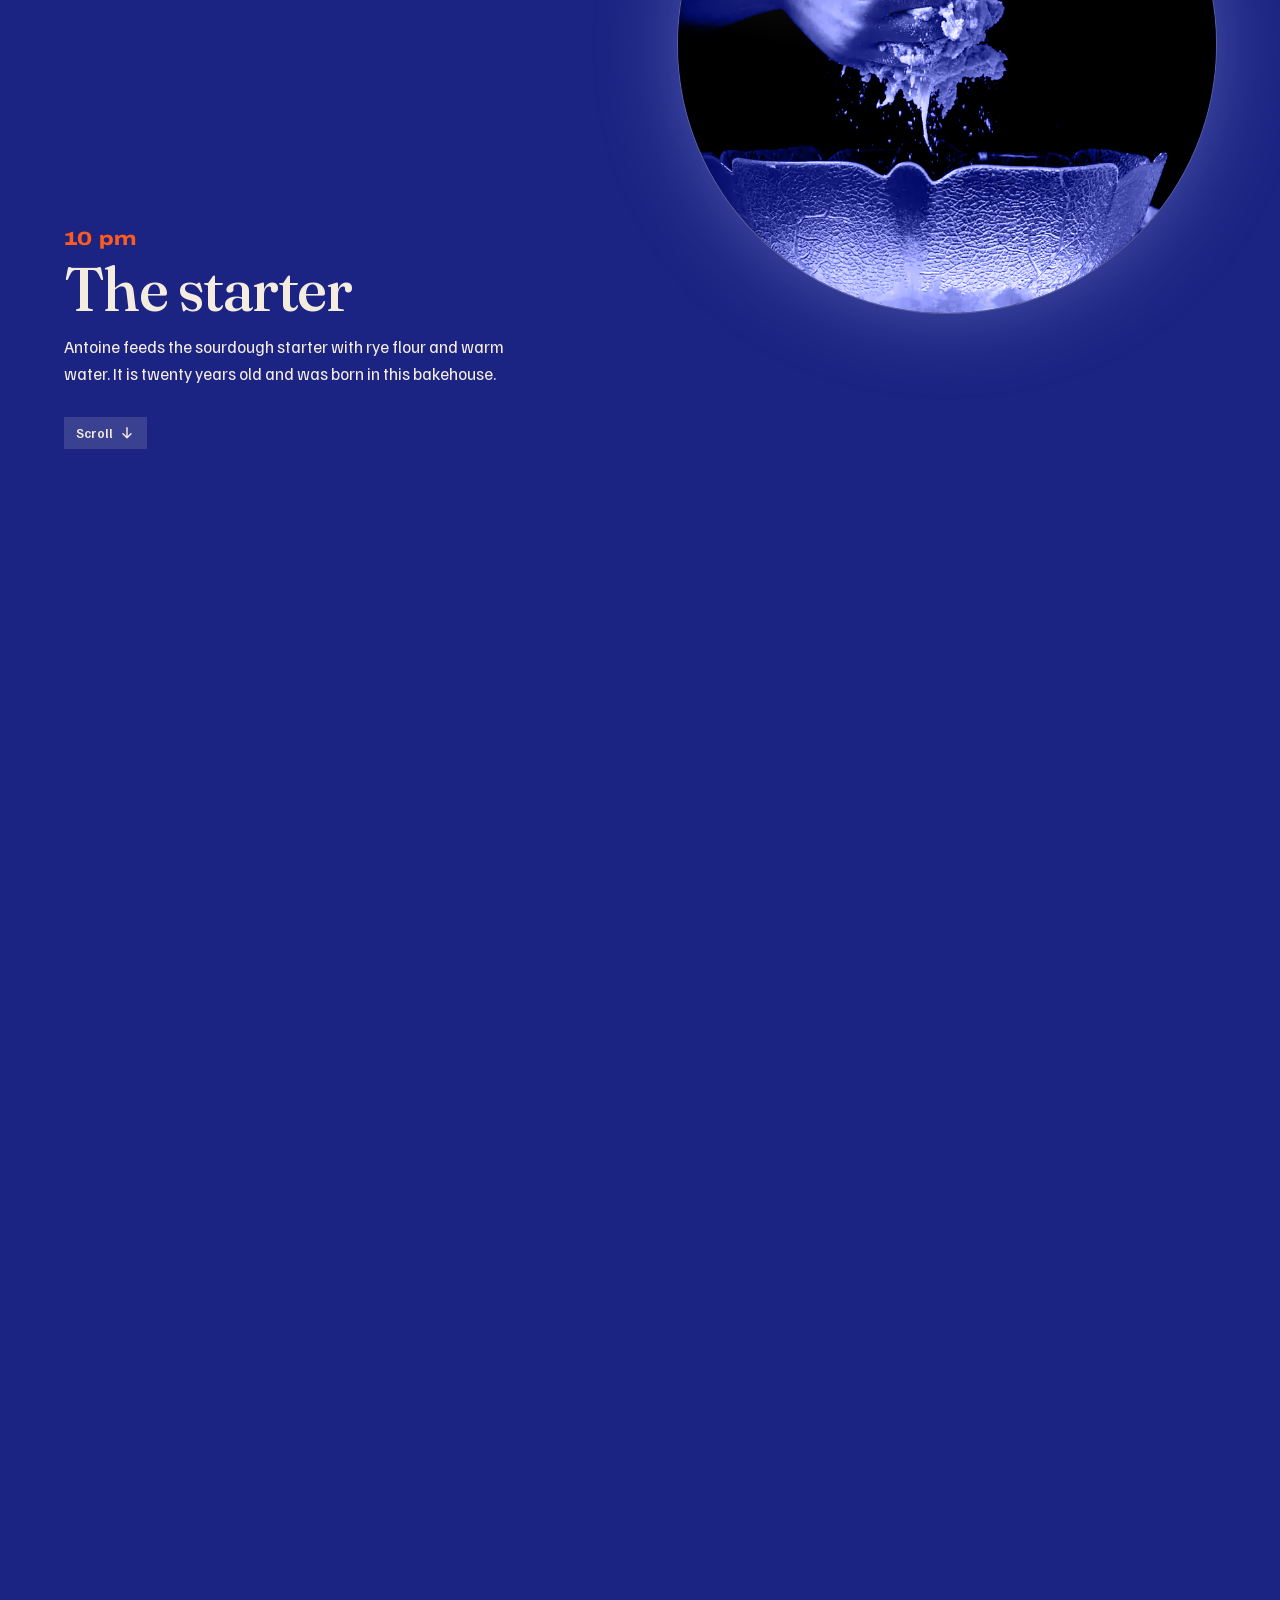
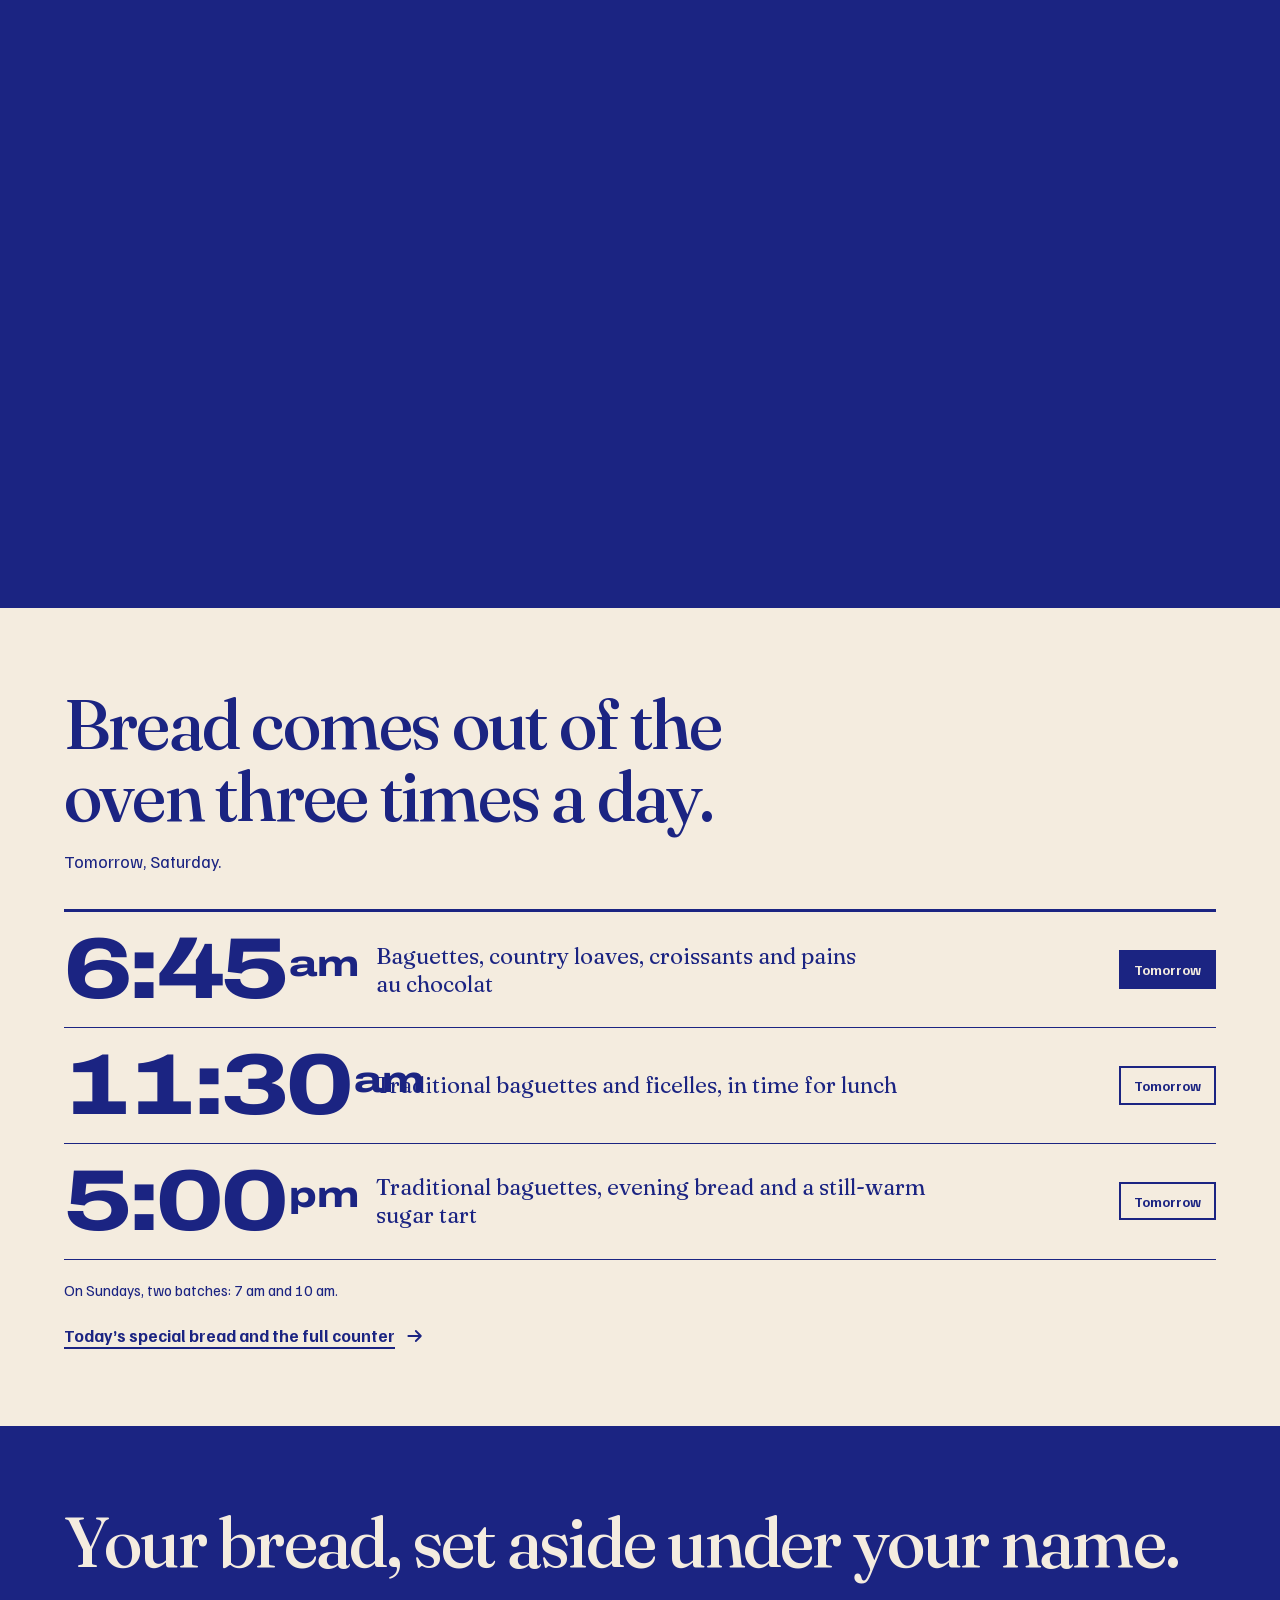
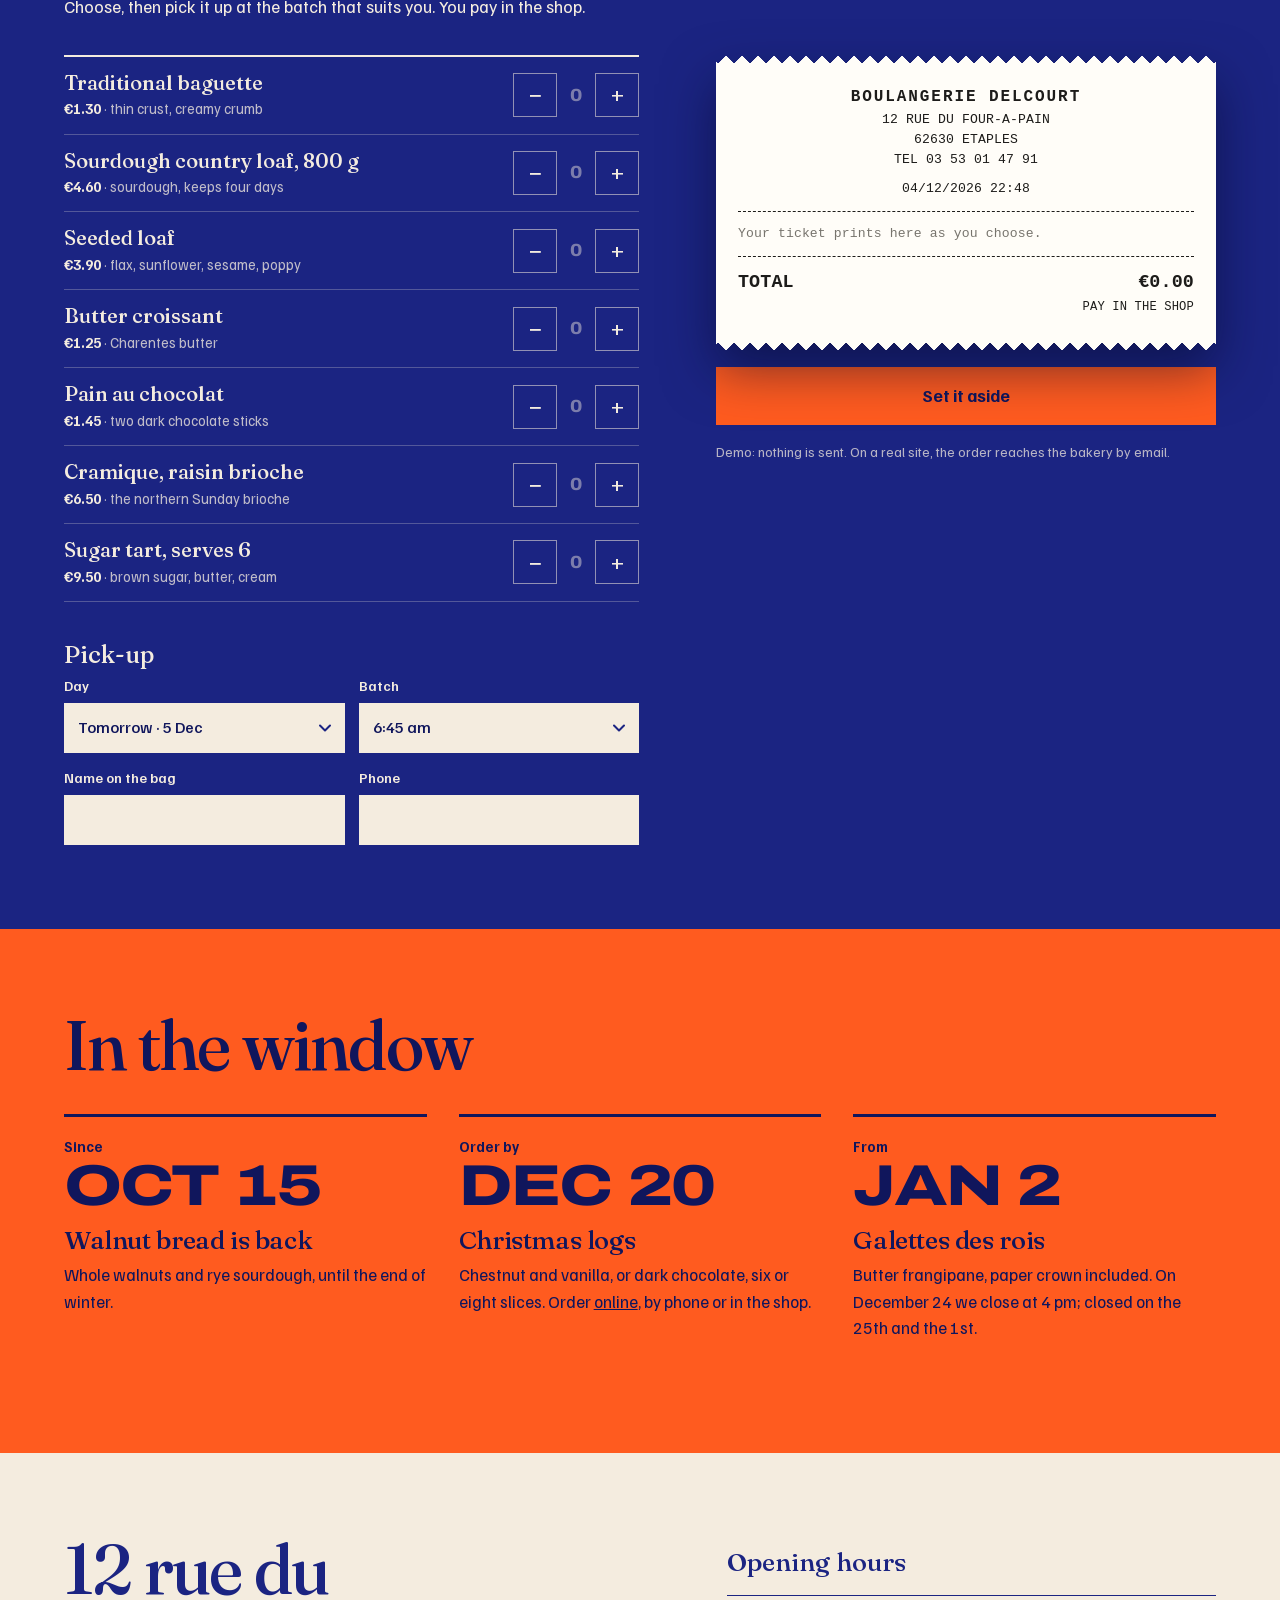
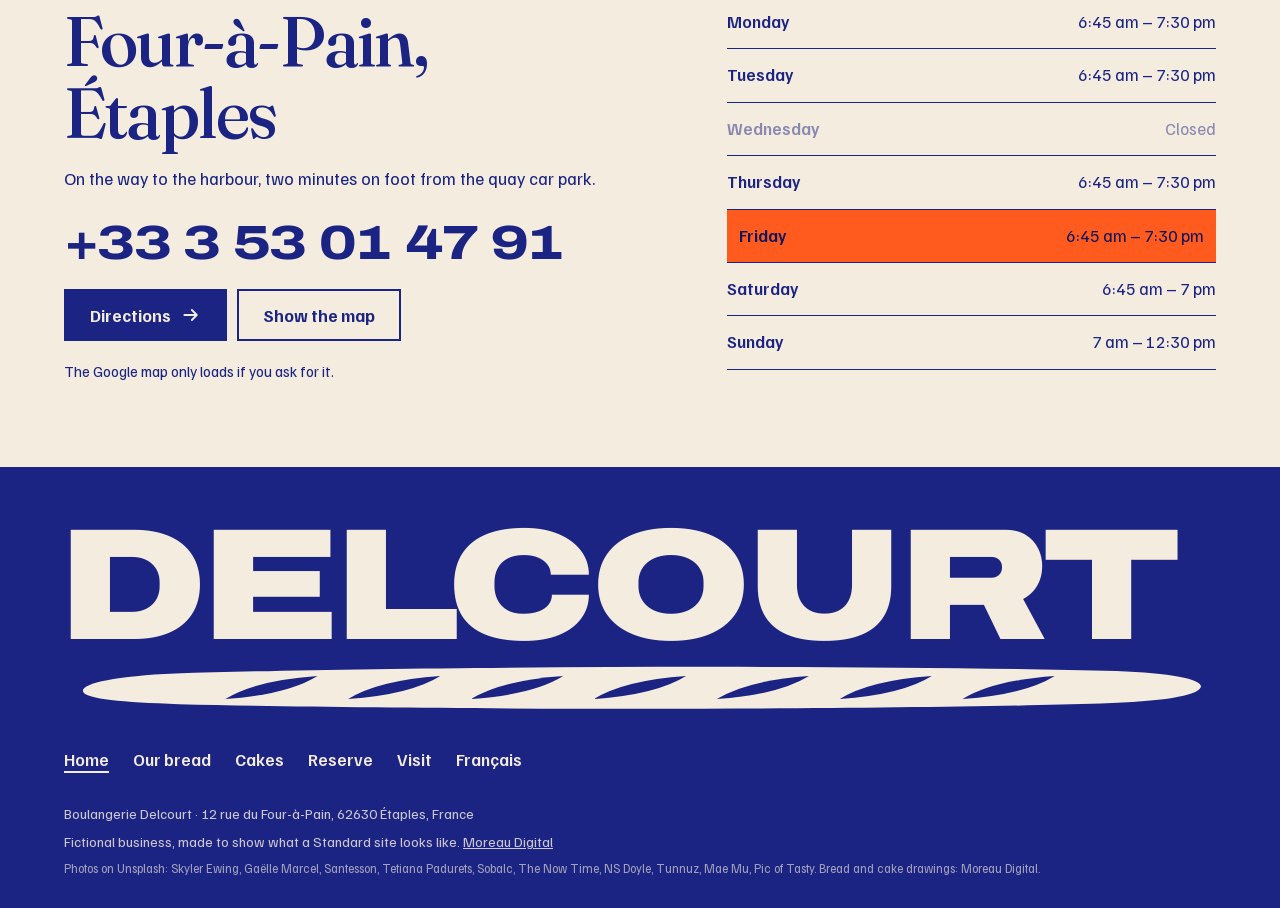
<file: en/index.html>
<!DOCTYPE html>
<html lang="en" data-moment="jour">
<head>
  <meta charset="utf-8">
  <meta name="viewport" content="width=device-width, initial-scale=1, viewport-fit=cover">
  <title>Delcourt Bakery · Artisan baker in Étaples</title>
  <meta name="description" content="Boulangerie Delcourt in Étaples, France: sourdough bread made at night, three batches a day. Reserve your bread online and pick it up with the batch of your choice.">
  <!-- Démo : commerce fictif, à ne pas indexer -->
  <meta name="robots" content="noindex, nofollow">
  <meta name="theme-color" content="#f4ecdf">
  <link rel="alternate" hreflang="fr" href="https://julesmoreau62.github.io/demo-boulangerie/">
  <link rel="alternate" hreflang="en" href="https://julesmoreau62.github.io/demo-boulangerie/en/">
  <link rel="preload" href="../fonts/archivo.woff2" as="font" type="font/woff2" crossorigin>
  <link rel="preload" href="../fonts/fraunces.woff2" as="font" type="font/woff2" crossorigin>
  <link rel="stylesheet" href="../style.css">
  <script>
    /* Avant le premier affichage : jour ou nuit à Étaples, pour ne pas clignoter. */
    (function (d) {
      d.classList.add("js");
      try {
        var q = /[?&]heure=(\d{1,2})(?:[:h](\d{2}))?/.exec(location.search);
        var p = q ? [q[1], q[2] || 0] : new Intl.DateTimeFormat("en-GB", { timeZone: "Europe/Paris", hour: "2-digit", minute: "2-digit", hourCycle: "h23" }).format(new Date()).split(":");
        var m = +p[0] * 60 + +p[1];
        d.setAttribute("data-moment", m >= 1200 || m < 390 ? "nuit" : "jour");
      } catch (e) {}
    })(document.documentElement);
  </script>
  <script src="../app.js" defer></script>

  <script type="application/ld+json">
  {
    "@context": "https://schema.org",
    "@type": "Bakery",
    "name": "Boulangerie Delcourt",
    "description": "Bakery and pastry shop. Sourdough bread mixed at night and baked on a stone deck, butter pastries, sugar tart. Online reservations, cakes to order.",
    "url": "https://julesmoreau62.github.io/demo-boulangerie/en/",
    "hasMenu": "https://julesmoreau62.github.io/demo-boulangerie/en/bread.html",
    "telephone": "+33353014791",
    "priceRange": "€",
    "address": { "@type": "PostalAddress", "streetAddress": "12 rue du Four-à-Pain", "postalCode": "62630", "addressLocality": "Étaples", "addressCountry": "FR" },
    "openingHoursSpecification": [
      { "@type": "OpeningHoursSpecification", "dayOfWeek": ["Monday", "Tuesday", "Thursday", "Friday"], "opens": "06:45", "closes": "19:30" },
      { "@type": "OpeningHoursSpecification", "dayOfWeek": "Saturday", "opens": "06:45", "closes": "19:00" },
      { "@type": "OpeningHoursSpecification", "dayOfWeek": "Sunday", "opens": "07:00", "closes": "12:30" }
    ]
  }
  </script>
</head>
<body>

  <svg width="0" height="0" style="position:absolute" aria-hidden="true" focusable="false">
    <defs>
      <!-- La marque : une boule de pain vue du dessus, trois coups de lame. La nuit, c'est aussi la lune. -->
      <mask id="grigne" maskUnits="userSpaceOnUse" x="0" y="0" width="32" height="32">
        <rect width="32" height="32" fill="#fff"/>
        <path d="M9.2 11.6c3.2-2.3 7-3.2 10.6-2.8M7.4 17.4c4.4-3.2 9.9-4.6 15.4-4.1M10.4 23.1c3.3-2.1 7.3-2.9 11.2-2.4" fill="none" stroke="#000" stroke-width="2.3" stroke-linecap="round"/>
      </mask>
      <!-- La baguette des sachets : sept coups de lame -->
      <path id="baguette-corps" d="M10 47C8 34 26 22 58 18C180 6 420 4 548 14C578 17 594 28 592 40C590 53 572 62 540 65C420 76 180 75 60 66C30 63 12 58 10 47Z"/>
    </defs>
    <symbol id="marque" viewBox="0 0 32 32"><circle cx="16" cy="16" r="14.5" fill="currentColor" mask="url(#grigne)"/></symbol>
    <symbol id="i-tel" viewBox="0 0 24 24"><path fill="currentColor" d="M6.6 10.8a15.1 15.1 0 0 0 6.6 6.6l2.2-2.2a1 1 0 0 1 1-.25 11.4 11.4 0 0 0 3.6.57 1 1 0 0 1 1 1V20a1 1 0 0 1-1 1A17 17 0 0 1 3 4a1 1 0 0 1 1-1h3.5a1 1 0 0 1 1 1c0 1.25.2 2.45.57 3.57a1 1 0 0 1-.25 1z"/></symbol>
    <symbol id="i-fleche" viewBox="0 0 24 24"><path d="M4 12h15M13 6l6 6-6 6" fill="none" stroke="currentColor" stroke-width="2.2" stroke-linecap="round" stroke-linejoin="round"/></symbol>
    <symbol id="i-bas" viewBox="0 0 24 24"><path d="M12 4v15M6 13l6 6 6-6" fill="none" stroke="currentColor" stroke-width="2.2" stroke-linecap="round" stroke-linejoin="round"/></symbol>
    <symbol id="i-menu" viewBox="0 0 24 24"><path d="M4 6.5h16M4 12h16M4 17.5h16" fill="none" stroke="currentColor" stroke-width="2.2"/></symbol>
    <symbol id="i-fermer" viewBox="0 0 24 24"><path d="M5.5 5.5l13 13M18.5 5.5l-13 13" fill="none" stroke="currentColor" stroke-width="2.2"/></symbol>
  </svg>

  <p class="bandeau-demo">Demo · fictional business, made by <a href="https://moreaudigital.fr/">Moreau Digital</a> · Standard plan</p>

  <header class="barre">
    <a class="barre__marque" href="#haut"><svg aria-hidden="true"><use href="#marque"/></svg><span class="visuellement-cache">Delcourt, back to top</span></a>
    <nav class="barre__nav" aria-label="Site pages">
      <a href="#nuit">The night</a>
      <a href="bread.html">Our bread</a>
      <a href="cakes.html">Cakes</a>
      <a href="#reserver">Reserve</a>
      <a href="#venir">Visit</a>
    </nav>
    <p class="etat" data-etat hidden><span class="etat__point" aria-hidden="true"></span><span data-etat-texte></span></p>
    <a class="langue" href="../index.html" hreflang="fr" lang="fr" aria-label="Version française">FR</a>
  </header>

  <main id="haut">

    <!-- Maintenant : ce qui se passe au fournil à cette minute, heure d'Étaples -->
    <section class="maintenant" aria-labelledby="titre">
      <h1 id="titre" class="enseigne">
        <span class="enseigne__nom" data-enseigne>Delcourt</span>
        <svg class="baguette enseigne__baguette" viewBox="0 0 600 80" preserveAspectRatio="none" aria-hidden="true" focusable="false">
          <use class="baguette__corps" href="#baguette-corps"/>
          <path class="baguette__grigne" style="--i:0" d="M84 58Q99.6 28.8 132 22Q116.4 51.2 84 58Z"/>
          <path class="baguette__grigne" style="--i:1" d="M148 58Q163.6 28.8 196 22Q180.4 51.2 148 58Z"/>
          <path class="baguette__grigne" style="--i:2" d="M212 58Q227.6 28.8 260 22Q244.4 51.2 212 58Z"/>
          <path class="baguette__grigne" style="--i:3" d="M276 58Q291.6 28.8 324 22Q308.4 51.2 276 58Z"/>
          <path class="baguette__grigne" style="--i:4" d="M340 58Q355.6 28.8 388 22Q372.4 51.2 340 58Z"/>
          <path class="baguette__grigne" style="--i:5" d="M404 58Q419.6 28.8 452 22Q436.4 51.2 404 58Z"/>
          <path class="baguette__grigne" style="--i:6" d="M468 58Q483.6 28.8 516 22Q500.4 51.2 468 58Z"/>
        </svg>
        <span class="enseigne__metier">Artisan baker in Étaples</span>
      </h1>

      <div class="maintenant__scene">
        <figure class="hublot maintenant__hublot" data-hublot>
          <img data-hublot-photo src="../photos/rond-matin-480.webp" srcset="../photos/rond-matin-480.webp 480w, ../photos/rond-matin-800.webp 800w" sizes="(min-width: 900px) 40vw, 74vw" width="480" height="480" fetchpriority="high" alt="A golden croissant and pain au chocolat on baking paper">
          <span class="feu" aria-hidden="true"></span>
        </figure>
        <p class="horloge maintenant__horloge" aria-hidden="true" data-horloge><span data-hh>07</span><span class="horloge__sep">:</span><span data-mm>30</span></p>
      </div>

      <div class="maintenant__mots">
        <p class="maintenant__phrase" data-phrase>Bread comes out of the oven at 6:45&nbsp;am, 11:30&nbsp;am and 5&nbsp;pm. Antoine bakes it at night.</p>
        <div class="actions">
          <a class="bouton bouton--four" href="#reserver">Reserve my bread</a>
          <a class="bouton bouton--trait" href="#nuit"><span>A night at the bakery</span><svg class="icone" aria-hidden="true"><use href="#i-bas"/></svg></a>
        </div>
      </div>
    </section>

    <!-- La nuit : de 22 h à l'ouverture. Au défilement, l'horloge avance et le ciel s'éclaircit. -->
    <section class="nuit" id="nuit" aria-labelledby="nuit-titre" data-nuit>
      <div class="nuit__intro">
        <h2 id="nuit-titre" class="titre">From 10 pm until opening time, Antoine is alone at the bakery.</h2>
        <p class="chapo">Scroll down: the clock moves with you, from the starter to the first batch.</p>
      </div>

      <div class="nuit__piste" data-piste>
        <div class="nuit__collant">
          <!-- La jauge de la nuit : un coup de lame par étape, la baguette dore au four -->
          <svg class="baguette nuit__baguette" viewBox="0 0 600 80" preserveAspectRatio="none" aria-hidden="true" focusable="false" data-baguette>
            <use class="baguette__corps" href="#baguette-corps"/>
            <path class="baguette__grigne" style="--i:0" data-grigne d="M84 58Q99.6 28.8 132 22Q116.4 51.2 84 58Z"/>
            <path class="baguette__grigne" style="--i:1" data-grigne d="M148 58Q163.6 28.8 196 22Q180.4 51.2 148 58Z"/>
            <path class="baguette__grigne" style="--i:2" data-grigne d="M212 58Q227.6 28.8 260 22Q244.4 51.2 212 58Z"/>
            <path class="baguette__grigne" style="--i:3" data-grigne d="M276 58Q291.6 28.8 324 22Q308.4 51.2 276 58Z"/>
            <path class="baguette__grigne" style="--i:4" data-grigne d="M340 58Q355.6 28.8 388 22Q372.4 51.2 340 58Z"/>
            <path class="baguette__grigne" style="--i:5" data-grigne d="M404 58Q419.6 28.8 452 22Q436.4 51.2 404 58Z"/>
            <path class="baguette__grigne" style="--i:6" data-grigne d="M468 58Q483.6 28.8 516 22Q500.4 51.2 468 58Z"/>
          </svg>
          <p class="horloge nuit__horloge" aria-hidden="true" data-nuit-horloge><span data-hh>22</span><span class="horloge__sep">:</span><span data-mm>00</span></p>

          <ol class="etapes">
            <li class="etape" data-t="0">
              <span class="hublot etape__hublot"><img src="../photos/rond-levain-480.webp" srcset="../photos/rond-levain-480.webp 480w, ../photos/rond-levain-800.webp 800w" sizes="(min-width: 900px) 42vw, 70vw" width="480" height="480" loading="lazy" alt="A hand drops sourdough starter into a glass bowl"></span>
              <div class="etape__mots">
                <p class="etape__heure">10&nbsp;pm</p>
                <h3 class="etape__titre">The starter</h3>
                <p class="etape__texte">Antoine feeds the sourdough starter with rye flour and warm water. It is twenty years old and was born in this bakehouse.</p>
              </div>
            </li>
            <li class="etape" data-t="90">
              <span class="hublot etape__hublot"><img src="../photos/rond-petrissage-480.webp" srcset="../photos/rond-petrissage-480.webp 480w, ../photos/rond-petrissage-800.webp 800w" sizes="(min-width: 900px) 42vw, 70vw" width="480" height="480" loading="lazy" alt="Two hands knead a ball of dough on a floured counter"></span>
              <div class="etape__mots">
                <p class="etape__heure">11:30&nbsp;pm</p>
                <h3 class="etape__titre">Mixing</h3>
                <p class="etape__texte">Flour from a mill forty kilometres away, water, salt, starter. The mixer turns slowly so the dough stays cool, then the dough rests until 2 am.</p>
              </div>
            </li>
            <li class="etape" data-t="270">
              <span class="hublot etape__hublot"><img src="../photos/rond-faconnage-480.webp" srcset="../photos/rond-faconnage-480.webp 480w, ../photos/rond-faconnage-534.webp 534w" sizes="(min-width: 900px) 42vw, 70vw" width="480" height="480" loading="lazy" alt="A baker shapes baguettes lined up on a tray"></span>
              <div class="etape__mots">
                <p class="etape__heure">2:30&nbsp;am</p>
                <h3 class="etape__titre">Shaping</h3>
                <p class="etape__texte">Four hundred baguettes, rolled by hand one at a time, then laid in the folds of a linen cloth.</p>
              </div>
            </li>
            <li class="etape" data-t="375">
              <span class="hublot etape__hublot"><img src="../photos/rond-lame-480.webp" srcset="../photos/rond-lame-480.webp 480w, ../photos/rond-lame-800.webp 800w" sizes="(min-width: 900px) 42vw, 70vw" width="480" height="480" loading="lazy" alt="A cloud of flour falls from the baker’s hands onto a loaf"></span>
              <div class="etape__mots">
                <p class="etape__heure">4:15&nbsp;am</p>
                <h3 class="etape__titre">The blade</h3>
                <p class="etape__texte">A veil of flour, then five cuts on each baguette. In the oven they will open up into ears: the grigne.</p>
              </div>
            </li>
            <li class="etape etape--four" data-t="420">
              <span class="hublot etape__hublot" role="img" aria-label="The oven window, glowing red"><span class="feu"></span></span>
              <div class="etape__mots">
                <p class="etape__heure">5&nbsp;am</p>
                <h3 class="etape__titre">Into the oven</h3>
                <p class="etape__texte">A stone-deck oven at 250 °C, twenty-two minutes for a baguette. Outside, the street already smells of bread.</p>
              </div>
            </li>
            <li class="etape etape--couleur" data-t="465">
              <span class="hublot etape__hublot"><img src="../photos/rond-defournement-480.webp" srcset="../photos/rond-defournement-480.webp 480w, ../photos/rond-defournement-800.webp 800w" sizes="(min-width: 900px) 42vw, 70vw" width="480" height="480" loading="lazy" alt="Freshly baked loaves cooling on a rack trolley"></span>
              <div class="etape__mots">
                <p class="etape__heure">5:45&nbsp;am</p>
                <h3 class="etape__titre">Out of the oven</h3>
                <p class="etape__texte">The bread sings as it cools: the crust crackles. It only goes into a bag once it is warm, not hot.</p>
              </div>
            </li>
            <li class="etape etape--couleur" data-t="525">
              <span class="hublot etape__hublot"><img src="../photos/rond-ouverture-480.webp" srcset="../photos/rond-ouverture-480.webp 480w, ../photos/rond-ouverture-800.webp 800w" sizes="(min-width: 900px) 42vw, 70vw" width="480" height="480" loading="lazy" alt="The gilded “Boulangerie” sign above the shop window"></span>
              <div class="etape__mots">
                <p class="etape__heure">6:45&nbsp;am</p>
                <h3 class="etape__titre">We open</h3>
                <p class="etape__texte">Claire raises the shutter. First batch: baguettes, country loaves, croissants and pains au chocolat.</p>
              </div>
            </li>
          </ol>

          <p class="nuit__indice" aria-hidden="true"><span>Scroll</span><svg class="icone" aria-hidden="true"><use href="#i-bas"/></svg></p>
        </div>
      </div>
    </section>

    <!-- Les fournées du jour : rempli en direct par app.js -->
    <section class="fournees" id="fournees" aria-labelledby="fournees-titre">
      <div class="contenu">
        <h2 id="fournees-titre" class="titre">Bread comes out of the oven three times a day.</h2>
        <p class="chapo" data-tableau-jour>Monday to Saturday, closed on Wednesdays.</p>
        <ol class="tableau" data-tableau>
          <li class="tableau__ligne"><span class="tableau__heure">6:45<span class="tableau__h">am</span></span><span class="tableau__quoi">Baguettes, country loaves, croissants and pains au chocolat</span></li>
          <li class="tableau__ligne"><span class="tableau__heure">11:30<span class="tableau__h">am</span></span><span class="tableau__quoi">Traditional baguettes and ficelles, in time for lunch</span></li>
          <li class="tableau__ligne"><span class="tableau__heure">5:00<span class="tableau__h">pm</span></span><span class="tableau__quoi">Traditional baguettes, evening bread and a still-warm sugar tart</span></li>
        </ol>
        <p class="note">On Sundays, two batches: 7 am and 10 am.</p>
        <a class="lien-fleche" href="bread.html">Today’s special bread and the full counter<svg class="icone" aria-hidden="true"><use href="#i-fleche"/></svg></a>
      </div>
    </section>

    <!-- Réservation : le ticket s'imprime pendant qu'on choisit -->
    <section class="reserver" id="reserver" aria-labelledby="reserver-titre">
      <div class="contenu reserver__grille">
        <div class="reserver__tete">
          <h2 id="reserver-titre" class="titre">Your bread, set aside under your name.</h2>
          <p class="chapo">Choose, then pick it up at the batch that suits you. You pay in the shop.</p>
        </div>

        <form class="commande" data-commande novalidate>
          <fieldset class="commande__choix" data-choix>
            <legend class="visuellement-cache">Products</legend>
            <ul class="produits">
              <li class="produit" data-id="tradition" data-prix="1.30">
                <p class="produit__nom">Traditional baguette</p>
                <p class="produit__detail"><span class="produit__prix" data-prix-texte>€1.30</span> <span>· thin crust, creamy crumb</span></p>
                <div class="pas"><button type="button" data-moins aria-label="Remove a traditional baguette">−</button><output data-qte>0</output><button type="button" data-plus aria-label="Add a traditional baguette">+</button></div>
              </li>
              <li class="produit" data-id="campagne" data-prix="4.60">
                <p class="produit__nom">Sourdough country loaf, 800 g</p>
                <p class="produit__detail"><span class="produit__prix" data-prix-texte>€4.60</span> <span>· sourdough, keeps four days</span></p>
                <div class="pas"><button type="button" data-moins aria-label="Remove a country loaf">−</button><output data-qte>0</output><button type="button" data-plus aria-label="Add a country loaf">+</button></div>
              </li>
              <li class="produit" data-id="cereales" data-prix="3.90">
                <p class="produit__nom">Seeded loaf</p>
                <p class="produit__detail"><span class="produit__prix" data-prix-texte>€3.90</span> <span>· flax, sunflower, sesame, poppy</span></p>
                <div class="pas"><button type="button" data-moins aria-label="Remove a seeded loaf">−</button><output data-qte>0</output><button type="button" data-plus aria-label="Add a seeded loaf">+</button></div>
              </li>
              <li class="produit" data-id="croissant" data-prix="1.25">
                <p class="produit__nom">Butter croissant</p>
                <p class="produit__detail"><span class="produit__prix" data-prix-texte>€1.25</span> <span>· Charentes butter</span></p>
                <div class="pas"><button type="button" data-moins aria-label="Remove a croissant">−</button><output data-qte>0</output><button type="button" data-plus aria-label="Add a croissant">+</button></div>
              </li>
              <li class="produit" data-id="chocolat" data-prix="1.45">
                <p class="produit__nom">Pain au chocolat</p>
                <p class="produit__detail"><span class="produit__prix" data-prix-texte>€1.45</span> <span>· two dark chocolate sticks</span></p>
                <div class="pas"><button type="button" data-moins aria-label="Remove a pain au chocolat">−</button><output data-qte>0</output><button type="button" data-plus aria-label="Add a pain au chocolat">+</button></div>
              </li>
              <li class="produit" data-id="cramique" data-prix="6.50">
                <p class="produit__nom">Cramique, raisin brioche</p>
                <p class="produit__detail"><span class="produit__prix" data-prix-texte>€6.50</span> <span>· the northern Sunday brioche</span></p>
                <div class="pas"><button type="button" data-moins aria-label="Remove a cramique">−</button><output data-qte>0</output><button type="button" data-plus aria-label="Add a cramique">+</button></div>
              </li>
              <li class="produit" data-id="tarte" data-prix="9.50">
                <p class="produit__nom">Sugar tart, serves 6</p>
                <p class="produit__detail"><span class="produit__prix" data-prix-texte>€9.50</span> <span>· brown sugar, butter, cream</span></p>
                <div class="pas"><button type="button" data-moins aria-label="Remove a sugar tart">−</button><output data-qte>0</output><button type="button" data-plus aria-label="Add a sugar tart">+</button></div>
              </li>
            </ul>
          </fieldset>

          <fieldset class="retrait" data-retrait>
            <legend class="retrait__titre">Pick-up</legend>
            <label class="champ"><span>Day</span>
              <select name="jour" data-jour></select>
            </label>
            <label class="champ"><span>Batch</span>
              <select name="fournee" data-fournee></select>
            </label>
            <label class="champ"><span>Name on the bag</span>
              <input name="nom" type="text" autocomplete="name" required>
            </label>
            <label class="champ"><span>Phone</span>
              <input name="tel" type="tel" autocomplete="tel" inputmode="tel" required>
            </label>
          </fieldset>

          <div class="commande__ticket">
            <div class="ticket-ombre">
              <div class="ticket" id="ticket" data-ticket>
                <p class="ticket__entete">BOULANGERIE DELCOURT</p>
                <p class="ticket__adresse">12 RUE DU FOUR-A-PAIN<br>62630 ETAPLES<br>TEL 03 53 01 47 91</p>
                <p class="ticket__date" data-ticket-date></p>
                <hr>
                <ul class="ticket__lignes" data-ticket-lignes></ul>
                <p class="ticket__vide" data-ticket-vide>Your ticket prints here as you choose.</p>
                <hr>
                <p class="ticket__total"><span>TOTAL</span><strong data-total>€0.00</strong></p>
                <p class="ticket__petit">PAY IN THE SHOP</p>
                <div class="ticket__confirmation" data-confirmation hidden>
                  <hr>
                  <p class="ticket__ligne"><span>ORDER</span><strong data-t-numero></strong></p>
                  <p class="ticket__ligne"><span>FOR</span><strong data-t-nom></strong></p>
                  <p class="ticket__ligne"><span>PICK-UP</span><strong data-t-retrait></strong></p>
                  <p class="ticket__merci">THANK YOU! WE KEEP IT WARM FOR YOU.</p>
                  <span class="ticket__code" aria-hidden="true"></span>
                  <span class="tampon" aria-hidden="true">Set aside</span>
                </div>
              </div>
            </div>

            <p class="erreur" data-erreur role="alert" hidden></p>
            <button class="bouton bouton--four bouton--large" type="submit" data-envoyer>Set it aside</button>
            <button class="bouton bouton--trait bouton--large" type="button" data-nouvelle hidden>New order</button>
            <p class="note-demo">Demo: nothing is sent. On a real site, the order reaches the bakery by email.</p>
          </div>
        </form>
      </div>
    </section>

    <!-- La vitrine : les annonces du moment -->
    <section class="vitrine" id="vitrine" aria-labelledby="vitrine-titre">
      <div class="contenu">
        <h2 id="vitrine-titre" class="titre">In the window</h2>
        <ul class="affiches">
          <li class="affiche">
            <p class="affiche__date"><small>Since</small> <span>Oct 15</span></p>
            <h3 class="affiche__titre">Walnut bread is back</h3>
            <p>Whole walnuts and rye sourdough, until the end of winter.</p>
          </li>
          <li class="affiche">
            <p class="affiche__date"><small>Order by</small> <span>Dec 20</span></p>
            <h3 class="affiche__titre">Christmas logs</h3>
            <p>Chestnut and vanilla, or dark chocolate, six or eight slices. Order <a href="cakes.html#bon">online</a>, by phone or in the shop.</p>
          </li>
          <li class="affiche">
            <p class="affiche__date"><small>From</small> <span>Jan 2</span></p>
            <h3 class="affiche__titre">Galettes des rois</h3>
            <p>Butter frangipane, paper crown included. On December 24 we close at 4 pm; closed on the 25th and the 1st.</p>
          </li>
        </ul>
      </div>
    </section>

    <!-- Venir -->
    <section class="venir" id="venir" aria-labelledby="venir-titre">
      <div class="contenu venir__grille">
        <div class="venir__adresse">
          <h2 id="venir-titre" class="titre">12 rue du <span class="insecable">Four-à-Pain</span>, Étaples</h2>
          <p class="chapo">On the way to the harbour, two minutes on foot from the quay car park.</p>
          <a class="numero" href="tel:+33353014791"><span class="visuellement-cache">Call</span> +33&nbsp;3&nbsp;53&nbsp;01&nbsp;47&nbsp;91</a>
          <div class="actions">
            <a class="bouton bouton--encre" href="https://www.google.com/maps/dir/?api=1&amp;destination=%C3%89taples%2062630" target="_blank" rel="noopener"><span>Directions</span><svg class="icone" aria-hidden="true"><use href="#i-fleche"/></svg></a>
            <button class="bouton bouton--trait" type="button" data-plan>Show the map</button>
          </div>
          <p class="note" data-plan-note>The Google map only loads if you ask for it.</p>
          <div class="plan" data-plan-zone hidden></div>
        </div>

        <table class="horaires">
          <caption class="horaires__titre">Opening hours</caption>
          <tbody>
            <tr data-jour="1"><th scope="row">Monday</th><td>6:45&nbsp;am – 7:30&nbsp;pm</td></tr>
            <tr data-jour="2"><th scope="row">Tuesday</th><td>6:45&nbsp;am – 7:30&nbsp;pm</td></tr>
            <tr data-jour="3" class="horaires__ferme"><th scope="row">Wednesday</th><td>Closed</td></tr>
            <tr data-jour="4"><th scope="row">Thursday</th><td>6:45&nbsp;am – 7:30&nbsp;pm</td></tr>
            <tr data-jour="5"><th scope="row">Friday</th><td>6:45&nbsp;am – 7:30&nbsp;pm</td></tr>
            <tr data-jour="6"><th scope="row">Saturday</th><td>6:45&nbsp;am – 7&nbsp;pm</td></tr>
            <tr data-jour="0"><th scope="row">Sunday</th><td>7&nbsp;am – 12:30&nbsp;pm</td></tr>
          </tbody>
        </table>
      </div>
    </section>
  </main>

  <footer class="pied">
    <p class="pied__enseigne" aria-hidden="true">Delcourt</p>
    <svg class="baguette pied__baguette" viewBox="0 0 600 80" preserveAspectRatio="none" aria-hidden="true" focusable="false">
      <use class="baguette__corps" href="#baguette-corps"/>
      <path class="baguette__grigne" style="--i:0" d="M84 58Q99.6 28.8 132 22Q116.4 51.2 84 58Z"/>
      <path class="baguette__grigne" style="--i:1" d="M148 58Q163.6 28.8 196 22Q180.4 51.2 148 58Z"/>
      <path class="baguette__grigne" style="--i:2" d="M212 58Q227.6 28.8 260 22Q244.4 51.2 212 58Z"/>
      <path class="baguette__grigne" style="--i:3" d="M276 58Q291.6 28.8 324 22Q308.4 51.2 276 58Z"/>
      <path class="baguette__grigne" style="--i:4" d="M340 58Q355.6 28.8 388 22Q372.4 51.2 340 58Z"/>
      <path class="baguette__grigne" style="--i:5" d="M404 58Q419.6 28.8 452 22Q436.4 51.2 404 58Z"/>
      <path class="baguette__grigne" style="--i:6" d="M468 58Q483.6 28.8 516 22Q500.4 51.2 468 58Z"/>
    </svg>
    <nav class="pied__nav" id="pages" aria-label="Site pages, footer">
      <a href="#haut" aria-current="page">Home</a>
      <a href="bread.html">Our bread</a>
      <a href="cakes.html">Cakes</a>
      <a href="#reserver">Reserve</a>
      <a href="#venir">Visit</a>
      <a href="../index.html" hreflang="fr" lang="fr">Français</a>
    </nav>
    <div class="pied__texte">
      <p>Boulangerie Delcourt · 12 rue du Four-à-Pain, 62630 Étaples, France</p>
      <p>Fictional business, made to show what a Standard site looks like. <a href="https://moreaudigital.fr/">Moreau Digital</a></p>
      <p class="pied__credits">Photos on Unsplash: Skyler Ewing, Gaëlle Marcel, Santesson, Tetiana Padurets, Sobalc, The Now Time, NS Doyle, Tunnuz, Mae Mu, Pic of Tasty. Bread and cake drawings: Moreau Digital.</p>
    </div>
  </footer>

  <!-- Le menu sort de la barre du bas comme un sachet de boulangerie -->
  <dialog class="sachet" id="menu" aria-labelledby="menu-titre">
    <div class="sachet__papier">
      <div class="sachet__tete">
        <p class="sachet__enseigne" id="menu-titre">Delcourt</p>
        <button class="sachet__fermer" type="button" data-fermer aria-label="Close the menu"><svg class="icone" aria-hidden="true"><use href="#i-fermer"/></svg></button>
      </div>
      <svg class="baguette sachet__baguette" viewBox="0 0 600 80" preserveAspectRatio="none" aria-hidden="true" focusable="false">
        <use class="baguette__corps" href="#baguette-corps"/>
        <path class="baguette__grigne" style="--i:0" d="M84 58Q99.6 28.8 132 22Q116.4 51.2 84 58Z"/>
        <path class="baguette__grigne" style="--i:1" d="M148 58Q163.6 28.8 196 22Q180.4 51.2 148 58Z"/>
        <path class="baguette__grigne" style="--i:2" d="M212 58Q227.6 28.8 260 22Q244.4 51.2 212 58Z"/>
        <path class="baguette__grigne" style="--i:3" d="M276 58Q291.6 28.8 324 22Q308.4 51.2 276 58Z"/>
        <path class="baguette__grigne" style="--i:4" d="M340 58Q355.6 28.8 388 22Q372.4 51.2 340 58Z"/>
        <path class="baguette__grigne" style="--i:5" d="M404 58Q419.6 28.8 452 22Q436.4 51.2 404 58Z"/>
        <path class="baguette__grigne" style="--i:6" d="M468 58Q483.6 28.8 516 22Q500.4 51.2 468 58Z"/>
      </svg>
      <ul class="sachet__liste">
        <li><a href="index.html" aria-current="page"><span class="sachet__page">Home</span><span class="sachet__quoi">The bakehouse, right now</span><svg class="icone" aria-hidden="true"><use href="#i-fleche"/></svg></a></li>
        <li><a href="#nuit"><span class="sachet__page">A night at the bakery</span><span class="sachet__quoi">From 10&nbsp;pm to opening time</span><svg class="icone" aria-hidden="true"><use href="#i-fleche"/></svg></a></li>
        <li><a href="bread.html"><span class="sachet__page">Our bread</span><span class="sachet__quoi">Today’s special, and all the rest</span><svg class="icone" aria-hidden="true"><use href="#i-fleche"/></svg></a></li>
        <li><a href="cakes.html"><span class="sachet__page">Cakes</span><span class="sachet__quoi">To order, for your celebrations</span><svg class="icone" aria-hidden="true"><use href="#i-fleche"/></svg></a></li>
        <li><a href="#reserver"><span class="sachet__page">Reserve</span><span class="sachet__quoi">Your bread set aside</span><svg class="icone" aria-hidden="true"><use href="#i-fleche"/></svg></a></li>
        <li><a href="#venir"><span class="sachet__page">Visit</span><span class="sachet__quoi">Address, hours, map</span><svg class="icone" aria-hidden="true"><use href="#i-fleche"/></svg></a></li>
      </ul>
      <p class="sachet__pied"><a class="bouton bouton--encre" href="../index.html" hreflang="fr" lang="fr">Version française</a><a class="bouton bouton--trait" href="tel:+33353014791"><svg class="icone" aria-hidden="true"><use href="#i-tel"/></svg>+33&nbsp;3&nbsp;53&nbsp;01&nbsp;47&nbsp;91</a></p>
    </div>
  </dialog>

  <nav class="dock" aria-label="Quick actions">
    <a class="dock__lien dock__lien--carre" href="tel:+33353014791"><svg class="icone" aria-hidden="true"><use href="#i-tel"/></svg><span class="visuellement-cache">Call the bakery</span></a>
    <a class="dock__lien dock__lien--four" href="#reserver" data-dock-reserver>Reserve my bread</a>
    <a class="dock__lien dock__lien--carre" href="#pages" data-menu><svg class="icone" aria-hidden="true"><use href="#i-menu"/></svg><span class="visuellement-cache">Menu</span></a>
  </nav>
</body>
</html>
</file>
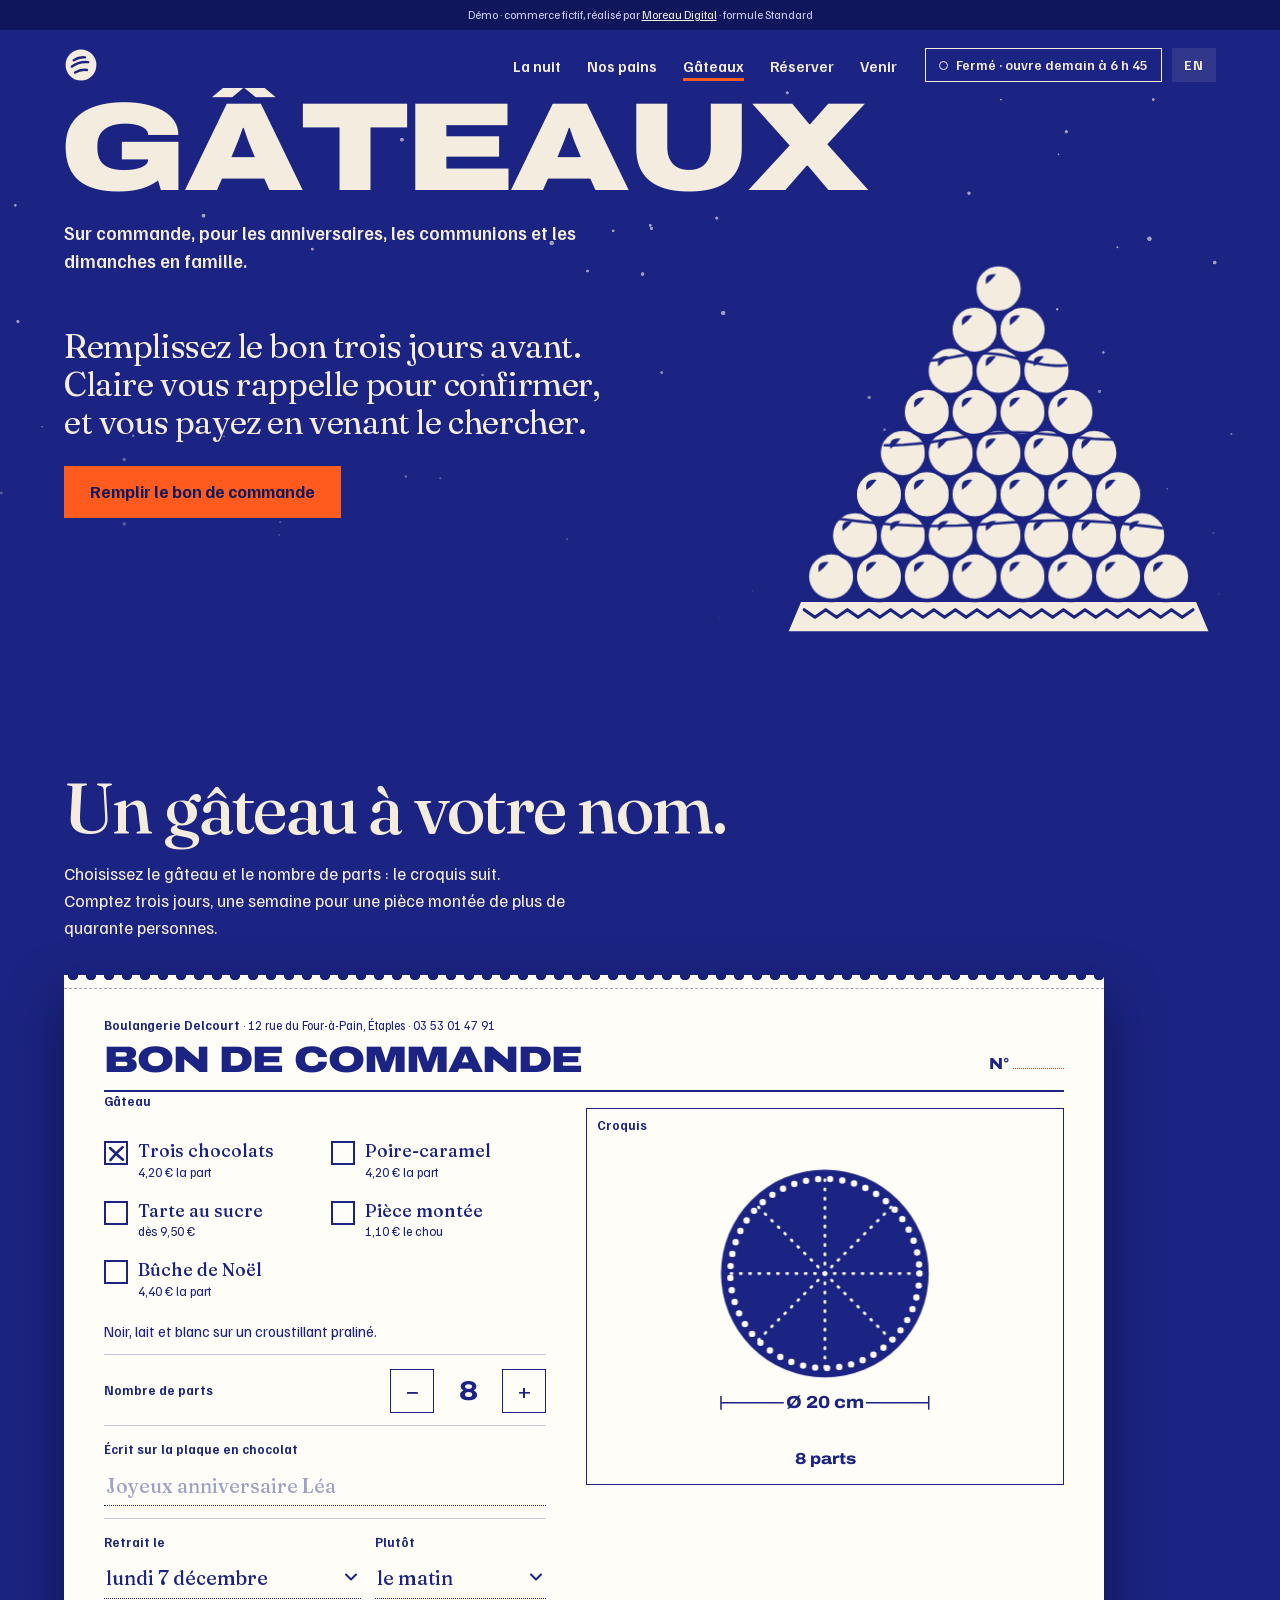
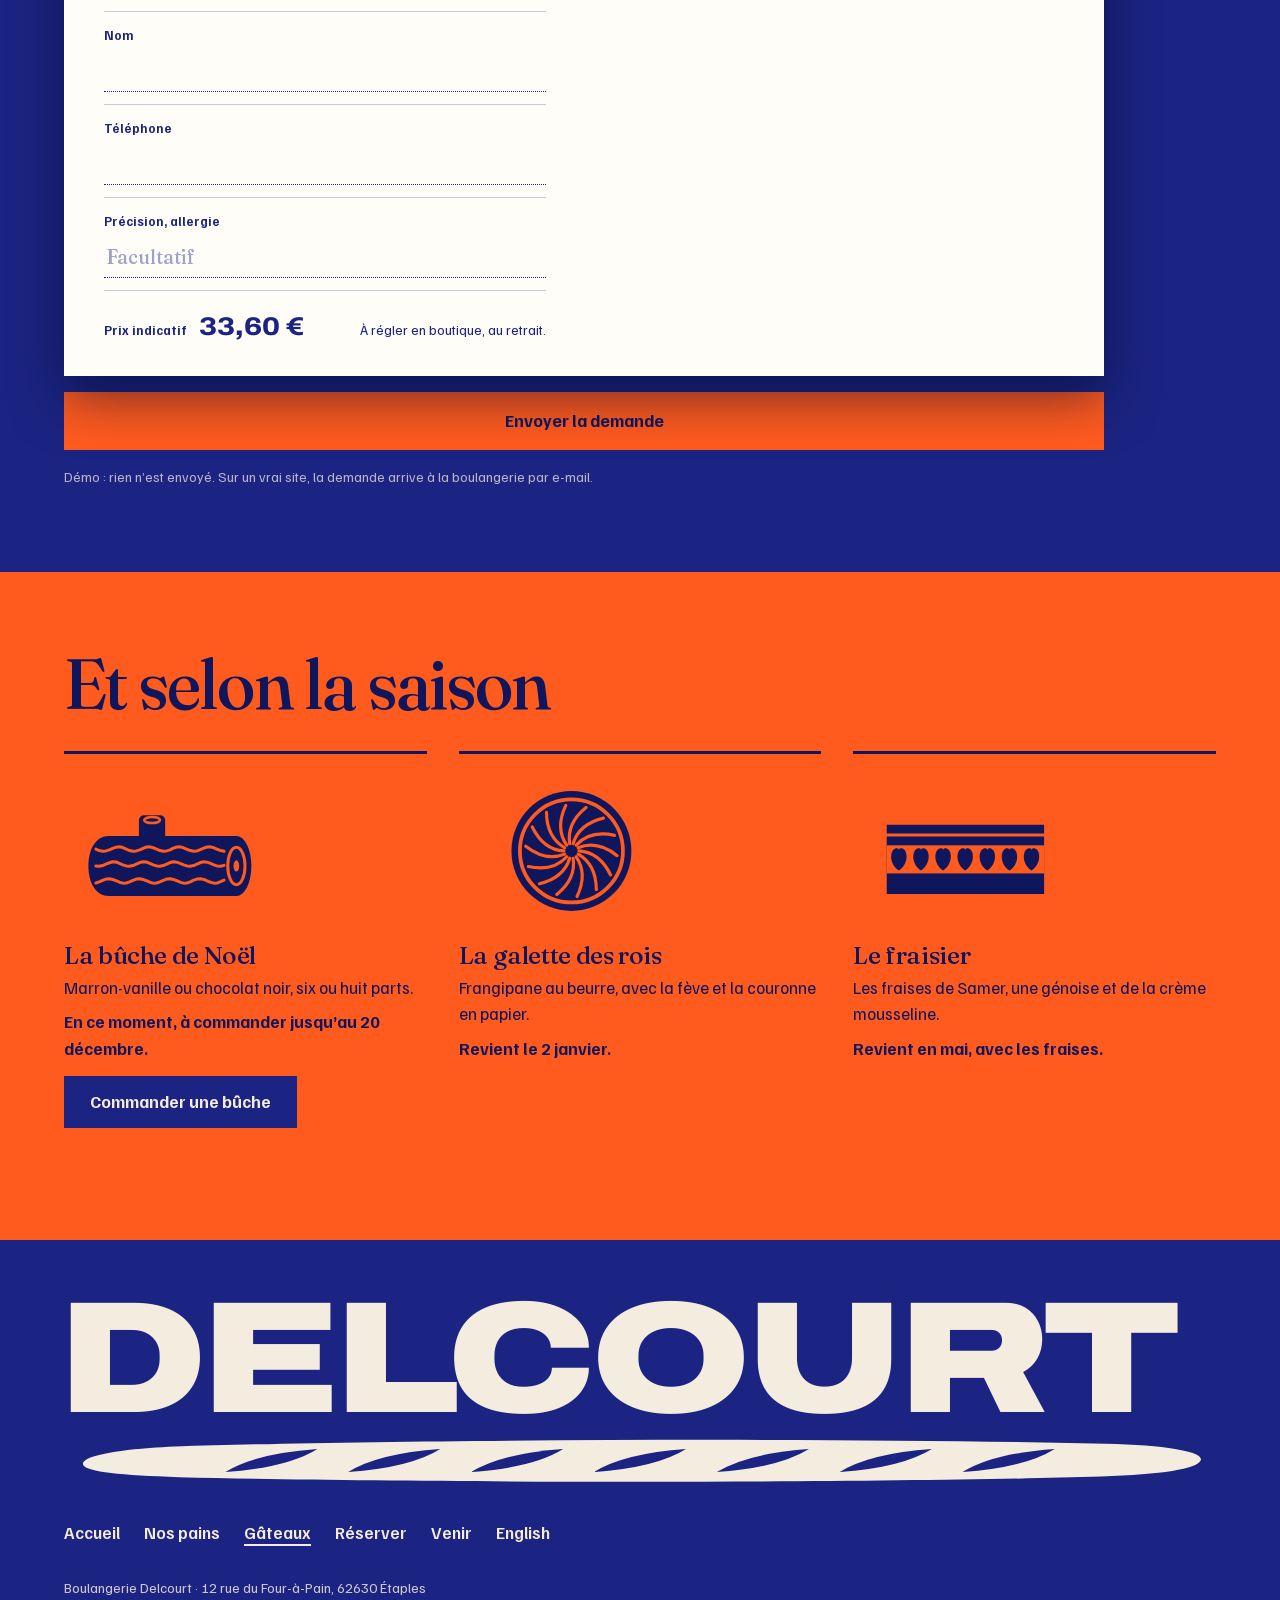
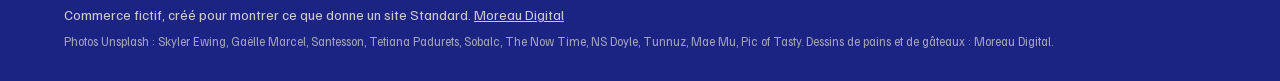
<file: gateaux.html>
<!DOCTYPE html>
<html lang="fr" data-moment="jour">
<head>
  <meta charset="utf-8">
  <meta name="viewport" content="width=device-width, initial-scale=1, viewport-fit=cover">
  <title>Gâteaux sur commande · Boulangerie Delcourt, Étaples</title>
  <meta name="description" content="Commandez votre gâteau à la Boulangerie Delcourt à Étaples : entremets, tarte au sucre, pièce montée, bûche de Noël. Remplissez le bon, Claire vous rappelle pour confirmer.">
  <!-- Démo : commerce fictif, à ne pas indexer -->
  <meta name="robots" content="noindex, nofollow">
  <meta name="theme-color" content="#f4ecdf">
  <link rel="alternate" hreflang="fr" href="https://julesmoreau62.github.io/demo-boulangerie/gateaux.html">
  <link rel="alternate" hreflang="en" href="https://julesmoreau62.github.io/demo-boulangerie/en/cakes.html">
  <link rel="preload" href="fonts/archivo.woff2" as="font" type="font/woff2" crossorigin>
  <link rel="preload" href="fonts/fraunces.woff2" as="font" type="font/woff2" crossorigin>
  <link rel="stylesheet" href="style.css">
  <script>
    /* Avant le premier affichage : jour ou nuit à Étaples, pour ne pas clignoter. */
    (function (d) {
      d.classList.add("js");
      try {
        var q = /[?&]heure=(\d{1,2})(?:[:h](\d{2}))?/.exec(location.search);
        var p = q ? [q[1], q[2] || 0] : new Intl.DateTimeFormat("en-GB", { timeZone: "Europe/Paris", hour: "2-digit", minute: "2-digit", hourCycle: "h23" }).format(new Date()).split(":");
        var m = +p[0] * 60 + +p[1];
        d.setAttribute("data-moment", m >= 1200 || m < 390 ? "nuit" : "jour");
      } catch (e) {}
    })(document.documentElement);
  </script>
  <script src="app.js" defer></script>

  <script type="application/ld+json">
  {
    "@context": "https://schema.org",
    "@type": "OfferCatalog",
    "name": "Gâteaux sur commande, Boulangerie Delcourt",
    "itemListElement": [
      {
        "@type": "Offer",
        "itemOffered": { "@type": "Product", "name": "Trois chocolats" },
        "priceSpecification": { "@type": "UnitPriceSpecification", "price": "4.20", "priceCurrency": "EUR", "unitText": "la part" }
      },
      {
        "@type": "Offer",
        "itemOffered": { "@type": "Product", "name": "Poire-caramel" },
        "priceSpecification": { "@type": "UnitPriceSpecification", "price": "4.20", "priceCurrency": "EUR", "unitText": "la part" }
      },
      {
        "@type": "Offer",
        "itemOffered": { "@type": "Product", "name": "Pièce montée" },
        "priceSpecification": { "@type": "UnitPriceSpecification", "price": "1.10", "priceCurrency": "EUR", "unitText": "le chou" }
      },
      {
        "@type": "Offer",
        "itemOffered": { "@type": "Product", "name": "Bûche de Noël" },
        "priceSpecification": { "@type": "UnitPriceSpecification", "price": "4.40", "priceCurrency": "EUR", "unitText": "la part" }
      }
    ]
  }
  </script>
</head>
<body>

  <svg width="0" height="0" style="position:absolute" aria-hidden="true" focusable="false">
    <defs>
      <!-- La marque : une boule de pain vue du dessus, trois coups de lame. La nuit, c'est aussi la lune. -->
      <mask id="grigne" maskUnits="userSpaceOnUse" x="0" y="0" width="32" height="32">
        <rect width="32" height="32" fill="#fff"/>
        <path d="M9.2 11.6c3.2-2.3 7-3.2 10.6-2.8M7.4 17.4c4.4-3.2 9.9-4.6 15.4-4.1M10.4 23.1c3.3-2.1 7.3-2.9 11.2-2.4" fill="none" stroke="#000" stroke-width="2.3" stroke-linecap="round"/>
      </mask>
      <!-- La baguette des sachets : sept coups de lame -->
      <path id="baguette-corps" d="M10 47C8 34 26 22 58 18C180 6 420 4 548 14C578 17 594 28 592 40C590 53 572 62 540 65C420 76 180 75 60 66C30 63 12 58 10 47Z"/>
    </defs>
    <symbol id="marque" viewBox="0 0 32 32"><circle cx="16" cy="16" r="14.5" fill="currentColor" mask="url(#grigne)"/></symbol>
    <symbol id="i-tel" viewBox="0 0 24 24"><path fill="currentColor" d="M6.6 10.8a15.1 15.1 0 0 0 6.6 6.6l2.2-2.2a1 1 0 0 1 1-.25 11.4 11.4 0 0 0 3.6.57 1 1 0 0 1 1 1V20a1 1 0 0 1-1 1A17 17 0 0 1 3 4a1 1 0 0 1 1-1h3.5a1 1 0 0 1 1 1c0 1.25.2 2.45.57 3.57a1 1 0 0 1-.25 1z"/></symbol>
    <symbol id="i-fleche" viewBox="0 0 24 24"><path d="M4 12h15M13 6l6 6-6 6" fill="none" stroke="currentColor" stroke-width="2.2" stroke-linecap="round" stroke-linejoin="round"/></symbol>
    <symbol id="i-bas" viewBox="0 0 24 24"><path d="M12 4v15M6 13l6 6 6-6" fill="none" stroke="currentColor" stroke-width="2.2" stroke-linecap="round" stroke-linejoin="round"/></symbol>
    <symbol id="i-menu" viewBox="0 0 24 24"><path d="M4 6.5h16M4 12h16M4 17.5h16" fill="none" stroke="currentColor" stroke-width="2.2"/></symbol>
    <symbol id="i-fermer" viewBox="0 0 24 24"><path d="M5.5 5.5l13 13M18.5 5.5l-13 13" fill="none" stroke="currentColor" stroke-width="2.2"/></symbol>
  </svg>

  <p class="bandeau-demo">Démo · commerce fictif, réalisé par <a href="https://moreaudigital.fr/">Moreau Digital</a> · formule Standard</p>

  <header class="barre">
    <a class="barre__marque" href="index.html"><svg aria-hidden="true"><use href="#marque"/></svg><span class="visuellement-cache">Delcourt, accueil</span></a>
    <nav class="barre__nav" aria-label="Pages du site">
      <a href="index.html#nuit">La nuit</a>
      <a href="pains.html">Nos pains</a>
      <a href="gateaux.html" aria-current="page">Gâteaux</a>
      <a href="index.html#reserver">Réserver</a>
      <a href="index.html#venir">Venir</a>
    </nav>
    <p class="etat" data-etat hidden><span class="etat__point" aria-hidden="true"></span><span data-etat-texte></span></p>
    <a class="langue" href="en/cakes.html" hreflang="en" lang="en" aria-label="English version">EN</a>
  </header>

  <main id="haut">

    <!-- Gâteaux : la pièce montée se monte, puis le bon de commande dessine le gâteau -->
    <section class="page-tete page-tete--gateaux" aria-labelledby="titre">
      <h1 id="titre" class="page-tete__titre" data-enseigne>Gâteaux</h1>
      <p class="page-tete__sous">Sur commande, pour les anniversaires, les communions et les dimanches en famille.</p>
      <div class="page-tete__scene">
        <svg class="choux" viewBox="0 0 282 264" role="img" aria-label="Une pièce montée de 36 choux sur sa base en nougatine"><path class="choux__base" d="M5.0 263.9L13.0 244.9L269.0 244.9L277.0 263.9Z"/><path class="choux__fil choux__fil--base" d="M15.0 249.9L22.0 254.9L29.0 249.9L36.0 254.9L43.0 249.9L50.0 254.9L57.0 249.9L64.0 254.9L71.0 249.9L78.0 254.9L85.0 249.9L92.0 254.9L99.0 249.9L106.0 254.9L113.0 249.9L120.0 254.9L127.0 249.9L134.0 254.9L141.0 249.9L148.0 254.9L155.0 249.9L162.0 254.9L169.0 249.9L176.0 254.9L183.0 249.9L190.0 254.9L197.0 249.9L204.0 254.9L211.0 249.9L218.0 254.9L225.0 249.9L232.0 254.9L239.0 249.9L246.0 254.9L253.0 249.9L260.0 254.9L267.0 249.9"/><g class="choux__piece" style="--r:0;--c:0"><circle class="choux__chou" cx="32.5" cy="228.4" r="15.5"/><path class="choux__reflet" d="M24.4 225.6Q22.9 218.1 30.9 219.1Q27.9 223.1 24.4 225.6Z"/></g><g class="choux__piece" style="--r:0;--c:1"><circle class="choux__chou" cx="63.5" cy="228.4" r="15.5"/><path class="choux__reflet" d="M55.4 225.6Q53.9 218.1 62.0 219.1Q58.9 223.1 55.4 225.6Z"/></g><g class="choux__piece" style="--r:0;--c:2"><circle class="choux__chou" cx="94.5" cy="228.4" r="15.5"/><path class="choux__reflet" d="M86.4 225.6Q84.9 218.1 93.0 219.1Q89.9 223.1 86.4 225.6Z"/></g><g class="choux__piece" style="--r:0;--c:3"><circle class="choux__chou" cx="125.5" cy="228.4" r="15.5"/><path class="choux__reflet" d="M117.4 225.6Q115.9 218.1 124.0 219.1Q120.9 223.1 117.4 225.6Z"/></g><g class="choux__piece" style="--r:0;--c:4"><circle class="choux__chou" cx="156.5" cy="228.4" r="15.5"/><path class="choux__reflet" d="M148.4 225.6Q146.9 218.1 154.9 219.1Q151.9 223.1 148.4 225.6Z"/></g><g class="choux__piece" style="--r:0;--c:5"><circle class="choux__chou" cx="187.5" cy="228.4" r="15.5"/><path class="choux__reflet" d="M179.4 225.6Q177.9 218.1 185.9 219.1Q182.9 223.1 179.4 225.6Z"/></g><g class="choux__piece" style="--r:0;--c:6"><circle class="choux__chou" cx="218.5" cy="228.4" r="15.5"/><path class="choux__reflet" d="M210.4 225.6Q208.9 218.1 216.9 219.1Q213.9 223.1 210.4 225.6Z"/></g><g class="choux__piece" style="--r:0;--c:7"><circle class="choux__chou" cx="249.5" cy="228.4" r="15.5"/><path class="choux__reflet" d="M241.4 225.6Q239.9 218.1 247.9 219.1Q244.9 223.1 241.4 225.6Z"/></g><g class="choux__piece" style="--r:1;--c:0"><circle class="choux__chou" cx="48.0" cy="201.8" r="15.5"/><path class="choux__reflet" d="M39.9 199.0Q38.4 191.5 46.5 192.5Q43.4 196.5 39.9 199.0Z"/></g><g class="choux__piece" style="--r:1;--c:1"><circle class="choux__chou" cx="79.0" cy="201.8" r="15.5"/><path class="choux__reflet" d="M70.9 199.0Q69.4 191.5 77.5 192.5Q74.4 196.5 70.9 199.0Z"/></g><g class="choux__piece" style="--r:1;--c:2"><circle class="choux__chou" cx="110.0" cy="201.8" r="15.5"/><path class="choux__reflet" d="M101.9 199.0Q100.4 191.5 108.5 192.5Q105.4 196.5 101.9 199.0Z"/></g><g class="choux__piece" style="--r:1;--c:3"><circle class="choux__chou" cx="141.0" cy="201.8" r="15.5"/><path class="choux__reflet" d="M132.9 199.0Q131.4 191.5 139.4 192.5Q136.4 196.5 132.9 199.0Z"/></g><g class="choux__piece" style="--r:1;--c:4"><circle class="choux__chou" cx="172.0" cy="201.8" r="15.5"/><path class="choux__reflet" d="M163.9 199.0Q162.4 191.5 170.4 192.5Q167.4 196.5 163.9 199.0Z"/></g><g class="choux__piece" style="--r:1;--c:5"><circle class="choux__chou" cx="203.0" cy="201.8" r="15.5"/><path class="choux__reflet" d="M194.9 199.0Q193.4 191.5 201.4 192.5Q198.4 196.5 194.9 199.0Z"/></g><g class="choux__piece" style="--r:1;--c:6"><circle class="choux__chou" cx="234.0" cy="201.8" r="15.5"/><path class="choux__reflet" d="M225.9 199.0Q224.4 191.5 232.4 192.5Q229.4 196.5 225.9 199.0Z"/></g><g class="choux__piece" style="--r:2;--c:0"><circle class="choux__chou" cx="63.5" cy="175.1" r="15.5"/><path class="choux__reflet" d="M55.4 172.3Q53.9 164.8 62.0 165.8Q58.9 169.8 55.4 172.3Z"/></g><g class="choux__piece" style="--r:2;--c:1"><circle class="choux__chou" cx="94.5" cy="175.1" r="15.5"/><path class="choux__reflet" d="M86.4 172.3Q84.9 164.8 93.0 165.8Q89.9 169.8 86.4 172.3Z"/></g><g class="choux__piece" style="--r:2;--c:2"><circle class="choux__chou" cx="125.5" cy="175.1" r="15.5"/><path class="choux__reflet" d="M117.4 172.3Q115.9 164.8 124.0 165.8Q120.9 169.8 117.4 172.3Z"/></g><g class="choux__piece" style="--r:2;--c:3"><circle class="choux__chou" cx="156.5" cy="175.1" r="15.5"/><path class="choux__reflet" d="M148.4 172.3Q146.9 164.8 154.9 165.8Q151.9 169.8 148.4 172.3Z"/></g><g class="choux__piece" style="--r:2;--c:4"><circle class="choux__chou" cx="187.5" cy="175.1" r="15.5"/><path class="choux__reflet" d="M179.4 172.3Q177.9 164.8 185.9 165.8Q182.9 169.8 179.4 172.3Z"/></g><g class="choux__piece" style="--r:2;--c:5"><circle class="choux__chou" cx="218.5" cy="175.1" r="15.5"/><path class="choux__reflet" d="M210.4 172.3Q208.9 164.8 216.9 165.8Q213.9 169.8 210.4 172.3Z"/></g><g class="choux__piece" style="--r:3;--c:0"><circle class="choux__chou" cx="79.0" cy="148.4" r="15.5"/><path class="choux__reflet" d="M70.9 145.7Q69.4 138.1 77.5 139.1Q74.4 143.2 70.9 145.7Z"/></g><g class="choux__piece" style="--r:3;--c:1"><circle class="choux__chou" cx="110.0" cy="148.4" r="15.5"/><path class="choux__reflet" d="M101.9 145.7Q100.4 138.1 108.5 139.1Q105.4 143.2 101.9 145.7Z"/></g><g class="choux__piece" style="--r:3;--c:2"><circle class="choux__chou" cx="141.0" cy="148.4" r="15.5"/><path class="choux__reflet" d="M132.9 145.7Q131.4 138.1 139.4 139.1Q136.4 143.2 132.9 145.7Z"/></g><g class="choux__piece" style="--r:3;--c:3"><circle class="choux__chou" cx="172.0" cy="148.4" r="15.5"/><path class="choux__reflet" d="M163.9 145.7Q162.4 138.1 170.4 139.1Q167.4 143.2 163.9 145.7Z"/></g><g class="choux__piece" style="--r:3;--c:4"><circle class="choux__chou" cx="203.0" cy="148.4" r="15.5"/><path class="choux__reflet" d="M194.9 145.7Q193.4 138.1 201.4 139.1Q198.4 143.2 194.9 145.7Z"/></g><g class="choux__piece" style="--r:4;--c:0"><circle class="choux__chou" cx="94.5" cy="121.8" r="15.5"/><path class="choux__reflet" d="M86.4 119.0Q84.9 111.5 93.0 112.5Q89.9 116.5 86.4 119.0Z"/></g><g class="choux__piece" style="--r:4;--c:1"><circle class="choux__chou" cx="125.5" cy="121.8" r="15.5"/><path class="choux__reflet" d="M117.4 119.0Q115.9 111.5 124.0 112.5Q120.9 116.5 117.4 119.0Z"/></g><g class="choux__piece" style="--r:4;--c:2"><circle class="choux__chou" cx="156.5" cy="121.8" r="15.5"/><path class="choux__reflet" d="M148.4 119.0Q146.9 111.5 154.9 112.5Q151.9 116.5 148.4 119.0Z"/></g><g class="choux__piece" style="--r:4;--c:3"><circle class="choux__chou" cx="187.5" cy="121.8" r="15.5"/><path class="choux__reflet" d="M179.4 119.0Q177.9 111.5 185.9 112.5Q182.9 116.5 179.4 119.0Z"/></g><g class="choux__piece" style="--r:5;--c:0"><circle class="choux__chou" cx="110.0" cy="95.1" r="15.5"/><path class="choux__reflet" d="M101.9 92.3Q100.4 84.8 108.5 85.8Q105.4 89.8 101.9 92.3Z"/></g><g class="choux__piece" style="--r:5;--c:1"><circle class="choux__chou" cx="141.0" cy="95.1" r="15.5"/><path class="choux__reflet" d="M132.9 92.3Q131.4 84.8 139.4 85.8Q136.4 89.8 132.9 92.3Z"/></g><g class="choux__piece" style="--r:5;--c:2"><circle class="choux__chou" cx="172.0" cy="95.1" r="15.5"/><path class="choux__reflet" d="M163.9 92.3Q162.4 84.8 170.4 85.8Q167.4 89.8 163.9 92.3Z"/></g><g class="choux__piece" style="--r:6;--c:0"><circle class="choux__chou" cx="125.5" cy="68.5" r="15.5"/><path class="choux__reflet" d="M117.4 65.7Q115.9 58.2 124.0 59.2Q120.9 63.2 117.4 65.7Z"/></g><g class="choux__piece" style="--r:6;--c:1"><circle class="choux__chou" cx="156.5" cy="68.5" r="15.5"/><path class="choux__reflet" d="M148.4 65.7Q146.9 58.2 154.9 59.2Q151.9 63.2 148.4 65.7Z"/></g><g class="choux__piece" style="--r:7;--c:0"><circle class="choux__chou" cx="141.0" cy="41.8" r="15.5"/><path class="choux__reflet" d="M132.9 39.0Q131.4 31.5 139.4 32.5Q136.4 36.5 132.9 39.0Z"/></g><path class="choux__fil" style="--f:0" d="M35.0 190.7L43.8 191.8L52.7 192.9L61.5 193.8L70.3 194.6L79.2 195.1L88.0 195.5L96.8 195.7L105.7 195.6L114.5 195.4L123.3 195.0L132.2 194.5L141.0 193.9L149.8 193.3L158.7 192.8L167.5 192.4L176.3 192.2L185.2 192.1L194.0 192.3L202.8 192.7L211.7 193.3L220.5 194.0L229.3 195.0L238.2 196.0L247.0 197.1"/><path class="choux__fil" style="--f:1" d="M67.2 143.4L73.4 143.3L79.5 143.1L85.7 142.6L91.8 142.0L98.0 141.2L104.1 140.2L110.3 139.3L116.4 138.3L122.6 137.3L128.7 136.5L134.9 135.9L141.0 135.4L147.1 135.1L153.3 135.0L159.4 135.2L165.6 135.6L171.7 136.1L177.9 136.7L184.0 137.4L190.2 138.0L196.3 138.6L202.5 139.2L208.6 139.5L214.8 139.7"/><path class="choux__fil" style="--f:2" d="M97.0 88.5L100.6 88.1L104.3 87.6L108.0 86.9L111.7 86.2L115.3 85.5L119.0 84.9L122.7 84.4L126.3 84.0L130.0 83.8L133.7 83.8L137.3 84.1L141.0 84.5L144.7 85.1L148.3 85.9L152.0 86.8L155.7 87.8L159.3 88.8L163.0 89.7L166.7 90.4L170.3 91.1L174.0 91.5L177.7 91.8L181.4 91.8L185.0 91.6"/></svg>
      </div>
      <div class="page-tete__mots">
        <p class="page-tete__phrase">Remplissez le bon trois jours avant. Claire vous rappelle pour confirmer, et vous payez en venant le chercher.</p>
        <div class="actions">
          <a class="bouton bouton--four" href="#bon">Remplir le bon de commande</a>
        </div>
      </div>
    </section>

    <!-- Le bon de commande : on le remplit, le croquis suit -->
    <section class="commander" id="bon" aria-labelledby="bon-titre">
      <div class="contenu">
        <h2 id="bon-titre" class="titre">Un gâteau à votre nom.</h2>
        <p class="chapo">Choisissez le gâteau et le nombre de parts&nbsp;: le croquis suit. Comptez trois jours, une semaine pour une pièce montée de plus de quarante personnes.</p>

        <form class="bon" data-bon novalidate>
          <div class="bon__ombre">
            <div class="bon__feuille" data-feuille>
              <div class="bon__entete">
                <p class="bon__maison"><strong>Boulangerie Delcourt</strong> · 12 rue du Four-à-Pain, Étaples · 03&nbsp;53&nbsp;01&nbsp;47&nbsp;91</p>
                <p class="bon__titre">Bon de commande</p>
                <p class="bon__numero">N°&nbsp;<span data-bon-numero></span></p>
              </div>

              <fieldset class="bon__bloc bon__gateaux">
                <legend class="bon__etiquette">Gâteau</legend>
                <div class="cases">
                <label class="case"><input type="radio" name="gateau" value="chocolat" checked><span class="case__boite" aria-hidden="true"></span><span class="case__nom">Trois chocolats</span><span class="case__prix">4,20&nbsp;€ la part</span></label>
                <label class="case"><input type="radio" name="gateau" value="poire"><span class="case__boite" aria-hidden="true"></span><span class="case__nom">Poire-caramel</span><span class="case__prix">4,20&nbsp;€ la part</span></label>
                <label class="case"><input type="radio" name="gateau" value="sucre"><span class="case__boite" aria-hidden="true"></span><span class="case__nom">Tarte au sucre</span><span class="case__prix">dès 9,50&nbsp;€</span></label>
                <label class="case"><input type="radio" name="gateau" value="piece"><span class="case__boite" aria-hidden="true"></span><span class="case__nom">Pièce montée</span><span class="case__prix">1,10&nbsp;€ le chou</span></label>
                <label class="case" data-saison="buche"><input type="radio" name="gateau" value="buche"><span class="case__boite" aria-hidden="true"></span><span class="case__nom">Bûche de Noël</span><span class="case__prix">4,40&nbsp;€ la part</span></label>
                <label class="case" data-saison="galette"><input type="radio" name="gateau" value="galette"><span class="case__boite" aria-hidden="true"></span><span class="case__nom">Galette des rois</span><span class="case__prix">3,20&nbsp;€ la part</span></label>
                <label class="case" data-saison="fraisier"><input type="radio" name="gateau" value="fraisier"><span class="case__boite" aria-hidden="true"></span><span class="case__nom">Fraisier</span><span class="case__prix">4,50&nbsp;€ la part</span></label>
                </div>
                <p class="bon__description" data-description>Noir, lait et blanc sur un croustillant praliné.</p>
              </fieldset>

              <div class="bon__croquis">
                <p class="bon__etiquette" aria-hidden="true">Croquis</p>
                <svg class="croquis" data-croquis viewBox="0 0 400 262" role="img" aria-label="Croquis du gâteau"></svg>
                <p class="croquis__parts" data-cote aria-hidden="true"></p>
              </div>

              <div class="bon__bloc bon__parts">
                <p class="bon__etiquette" id="parts-titre" data-parts-titre>Nombre de parts</p>
                <div class="pas pas--bon" role="group" aria-labelledby="parts-titre">
                  <button type="button" data-parts-moins aria-label="Moins">−</button>
                  <output data-parts aria-live="polite">8</output>
                  <button type="button" data-parts-plus aria-label="Plus">+</button>
                </div>
              </div>

              <label class="bon__bloc bon__champ" data-ligne-plaque>
                <span class="bon__etiquette">Écrit sur la plaque en chocolat</span>
                <input name="plaque" type="text" maxlength="24" autocomplete="off" placeholder="Joyeux anniversaire Léa" data-plaque>
              </label>

              <div class="bon__bloc bon__retrait">
                <label class="bon__champ"><span class="bon__etiquette">Retrait le</span><select name="date" data-date></select></label>
                <label class="bon__champ"><span class="bon__etiquette">Plutôt</span><select name="moment" data-moment-retrait><option value="matin">le matin</option><option value="soir">l’après-midi</option></select></label>
              </div>

              <label class="bon__bloc bon__champ"><span class="bon__etiquette">Nom</span><input name="nom" type="text" autocomplete="name" required></label>
              <label class="bon__bloc bon__champ"><span class="bon__etiquette">Téléphone</span><input name="tel" type="tel" autocomplete="tel" inputmode="tel" required></label>
              <label class="bon__bloc bon__champ"><span class="bon__etiquette">Précision, allergie</span><input name="note" type="text" placeholder="Facultatif" data-note></label>

              <div class="bon__bas">
                <p class="bon__prix"><span class="bon__etiquette">Prix indicatif</span> <strong data-bon-prix>33,60&nbsp;€</strong></p>
                <p class="bon__petit">À régler en boutique, au retrait.</p>
              </div>

              <div class="bon__reponse" data-bon-reponse hidden>
                <p class="bon__merci" data-bon-merci></p>
                <span class="tampon" aria-hidden="true">Reçu</span>
              </div>
            </div>
          </div>

          <p class="erreur" data-erreur role="alert" hidden></p>
          <button class="bouton bouton--four bouton--large" type="submit" data-envoyer>Envoyer la demande</button>
          <button class="bouton bouton--trait bouton--large" type="button" data-nouvelle hidden>Remplir un autre bon</button>
          <p class="note-demo">Démo&nbsp;: rien n’est envoyé. Sur un vrai site, la demande arrive à la boulangerie par e-mail.</p>
        </form>
      </div>
    </section>

    <!-- Les gâteaux de saison : la page sait lesquels on peut commander aujourd'hui -->
    <section class="saisons" aria-labelledby="saisons-titre">
      <div class="contenu">
        <h2 id="saisons-titre" class="titre">Et selon la saison</h2>
        <ul class="saisons__liste">
          <li class="saison" data-saison-carte="buche">
            <svg class="picto saison__picto" viewBox="0 0 120 80" aria-hidden="true" focusable="false" data-entaille><path class="picto__corps" d="M24 32L92 32L92 64L24 64C17 64 13 57 13 48C13 39 17 32 24 32Z"/><path class="picto__corps" d="M40 33L40 24Q40 21 43 21L51 21Q54 21 54 24L54 33Z"/><ellipse class="picto__corps" cx="92" cy="48" rx="8" ry="16"/><path class="picto__trait" pathLength="1" style="--i:0;stroke-width:1.6" d="M17 39L18.8 39.8L20.6 40.2L22.4 40L24.2 39.4L26 38.6L27.8 38L29.6 37.8L31.4 38.2L33.2 39L35 39.8L36.8 40.2L38.6 40L40.4 39.4L42.2 38.6L44 37.9L45.8 37.8L47.6 38.3L49.4 39L51.2 39.8L53 40.2L54.8 40L56.6 39.4L58.4 38.5L60.2 37.9L62 37.8L63.8 38.3L65.6 39.1L67.4 39.8L69.2 40.2L71 40L72.8 39.3L74.6 38.5L76.4 37.9L78.2 37.8L80 38.3L81.8 39.1L83.6 39.8L85.4 40.2"/><path class="picto__trait" pathLength="1" style="--i:1;stroke-width:1.6" d="M17 48L18.8 48.2L20.6 47.8L22.4 47L24.2 46.3L26 45.8L27.8 45.9L29.6 46.6L31.4 47.4L33.2 48L35 48.2L36.8 47.8L38.6 47L40.4 46.2L42.2 45.8L44 45.9L45.8 46.6L47.6 47.4L49.4 48L51.2 48.2L53 47.8L54.8 47L56.6 46.2L58.4 45.8L60.2 46L62 46.6L63.8 47.4L65.6 48L67.4 48.2L69.2 47.8L71 47L72.8 46.2L74.6 45.8L76.4 46L78.2 46.6L80 47.4L81.8 48.1L83.6 48.2L85.4 47.7"/><path class="picto__trait" pathLength="1" style="--i:2;stroke-width:1.6" d="M17 57.1L18.8 56.5L20.6 55.7L22.4 55L24.2 54.8L26 55.2L27.8 55.9L29.6 56.7L31.4 57.2L33.2 57.1L35 56.5L36.8 55.7L38.6 55L40.4 54.8L42.2 55.2L44 55.9L45.8 56.7L47.6 57.2L49.4 57.1L51.2 56.5L53 55.7L54.8 55L56.6 54.8L58.4 55.2L60.2 55.9L62 56.7L63.8 57.2L65.6 57.1L67.4 56.5L69.2 55.6L71 55L72.8 54.8L74.6 55.2L76.4 56L78.2 56.7L80 57.2L81.8 57.1L83.6 56.4L85.4 55.6"/><ellipse class="picto__trait" pathLength="1" style="--i:3;stroke-width:1.6" cx="92" cy="48" rx="4.6" ry="10"/><ellipse class="picto__grain" cx="92" cy="48" rx="1.5" ry="3"/><ellipse class="picto__trait" pathLength="1" style="--i:4;stroke-width:1.4" cx="47" cy="23.5" rx="4.2" ry="1.6"/></svg>
            <h3 class="saison__nom">La bûche de Noël</h3>
            <p>Marron-vanille ou chocolat noir, six ou huit parts.</p>
            <p class="saison__quand" data-saison-quand>À commander jusqu’au 20 décembre.</p>
            <a class="bouton bouton--encre" href="#bon" data-choisir="buche">Commander une bûche</a>
          </li>
          <li class="saison" data-saison-carte="galette">
            <svg class="picto saison__picto" viewBox="0 0 120 80" aria-hidden="true" focusable="false" data-entaille><circle class="picto__corps" cx="60" cy="40" r="32"/><circle class="picto__trait" pathLength="1" style="--i:0;stroke-width:2" cx="60" cy="40" r="27.5"/><path class="picto__trait" pathLength="1" style="--i:1;stroke-width:1.7" d="M64 40Q75 40.7 80.9 52.8"/><path class="picto__trait" pathLength="1" style="--i:2;stroke-width:1.7" d="M63.6 41.7Q73.2 47.2 73.3 60.6"/><path class="picto__trait" pathLength="1" style="--i:3;stroke-width:1.7" d="M62.5 43.1Q68.8 52.2 63 64.3"/><path class="picto__trait" pathLength="1" style="--i:4;stroke-width:1.7" d="M60.9 43.9Q62.6 54.8 52.2 63.2"/><path class="picto__trait" pathLength="1" style="--i:5;stroke-width:1.7" d="M59.1 43.9Q55.9 54.4 42.9 57.5"/><path class="picto__trait" pathLength="1" style="--i:6;stroke-width:1.7" d="M57.5 43.1Q50.1 51.2 37 48.3"/><path class="picto__trait" pathLength="1" style="--i:7;stroke-width:1.7" d="M56.4 41.7Q46.2 45.8 35.6 37.5"/><path class="picto__trait" pathLength="1" style="--i:8;stroke-width:1.7" d="M56 40Q45 39.3 39.1 27.2"/><path class="picto__trait" pathLength="1" style="--i:9;stroke-width:1.7" d="M56.4 38.3Q46.8 32.8 46.7 19.4"/><path class="picto__trait" pathLength="1" style="--i:10;stroke-width:1.7" d="M57.5 36.9Q51.2 27.8 57 15.7"/><path class="picto__trait" pathLength="1" style="--i:11;stroke-width:1.7" d="M59.1 36.1Q57.4 25.2 67.8 16.8"/><path class="picto__trait" pathLength="1" style="--i:12;stroke-width:1.7" d="M60.9 36.1Q64.1 25.6 77.1 22.5"/><path class="picto__trait" pathLength="1" style="--i:13;stroke-width:1.7" d="M62.5 36.9Q69.9 28.8 83 31.7"/><path class="picto__trait" pathLength="1" style="--i:14;stroke-width:1.7" d="M63.6 38.3Q73.8 34.2 84.4 42.5"/></svg>
            <h3 class="saison__nom">La galette des rois</h3>
            <p>Frangipane au beurre, avec la fève et la couronne en papier.</p>
            <p class="saison__quand" data-saison-quand>Du 2 au 31 janvier.</p>
            <a class="bouton bouton--encre" href="#bon" data-choisir="galette">Commander une galette</a>
          </li>
          <li class="saison" data-saison-carte="fraisier">
            <svg class="picto saison__picto" viewBox="0 0 120 80" aria-hidden="true" focusable="false" data-entaille><path class="picto__corps" d="M18 26L102 26L102 63L18 63Z"/><rect class="picto__grain" x="18" y="37" width="84" height="15"/><path class="picto__trait" pathLength="1" style="--i:0;stroke-width:1.6" d="M18 31.5L102 31.5"/><path class="picto__corps" d="M24.5 50.5C19.1 47 19.5 39.5 22.9 38.6Q24.5 38.2 24.5 39.6Q24.5 38.2 26.1 38.6C29.5 39.5 29.9 47 24.5 50.5Z"/><path class="picto__corps" d="M36.3 50.5C30.9 47 31.3 39.5 34.7 38.6Q36.3 38.2 36.3 39.6Q36.3 38.2 37.9 38.6C41.3 39.5 41.7 47 36.3 50.5Z"/><path class="picto__corps" d="M48.1 50.5C42.7 47 43.1 39.5 46.5 38.6Q48.1 38.2 48.1 39.6Q48.1 38.2 49.7 38.6C53.1 39.5 53.5 47 48.1 50.5Z"/><path class="picto__corps" d="M59.9 50.5C54.5 47 54.9 39.5 58.3 38.6Q59.9 38.2 59.9 39.6Q59.9 38.2 61.5 38.6C64.9 39.5 65.3 47 59.9 50.5Z"/><path class="picto__corps" d="M71.7 50.5C66.3 47 66.7 39.5 70.1 38.6Q71.7 38.2 71.7 39.6Q71.7 38.2 73.3 38.6C76.7 39.5 77.1 47 71.7 50.5Z"/><path class="picto__corps" d="M83.5 50.5C78.1 47 78.5 39.5 81.9 38.6Q83.5 38.2 83.5 39.6Q83.5 38.2 85.1 38.6C88.5 39.5 88.9 47 83.5 50.5Z"/><path class="picto__corps" d="M95.3 50.5C89.9 47 90.3 39.5 93.7 38.6Q95.3 38.2 95.3 39.6Q95.3 38.2 96.9 38.6C100.3 39.5 100.7 47 95.3 50.5Z"/></svg>
            <h3 class="saison__nom">Le fraisier</h3>
            <p>Les fraises de Samer, une génoise et de la crème mousseline.</p>
            <p class="saison__quand" data-saison-quand>De mai à septembre.</p>
            <a class="bouton bouton--encre" href="#bon" data-choisir="fraisier">Commander un fraisier</a>
          </li>
        </ul>
      </div>
    </section>
  </main>

  <footer class="pied">
    <p class="pied__enseigne" aria-hidden="true">Delcourt</p>
    <svg class="baguette pied__baguette" viewBox="0 0 600 80" preserveAspectRatio="none" aria-hidden="true" focusable="false">
      <use class="baguette__corps" href="#baguette-corps"/>
      <path class="baguette__grigne" style="--i:0" d="M84 58Q99.6 28.8 132 22Q116.4 51.2 84 58Z"/>
      <path class="baguette__grigne" style="--i:1" d="M148 58Q163.6 28.8 196 22Q180.4 51.2 148 58Z"/>
      <path class="baguette__grigne" style="--i:2" d="M212 58Q227.6 28.8 260 22Q244.4 51.2 212 58Z"/>
      <path class="baguette__grigne" style="--i:3" d="M276 58Q291.6 28.8 324 22Q308.4 51.2 276 58Z"/>
      <path class="baguette__grigne" style="--i:4" d="M340 58Q355.6 28.8 388 22Q372.4 51.2 340 58Z"/>
      <path class="baguette__grigne" style="--i:5" d="M404 58Q419.6 28.8 452 22Q436.4 51.2 404 58Z"/>
      <path class="baguette__grigne" style="--i:6" d="M468 58Q483.6 28.8 516 22Q500.4 51.2 468 58Z"/>
    </svg>
    <nav class="pied__nav" id="pages" aria-label="Pages du site, en bas">
      <a href="index.html">Accueil</a>
      <a href="pains.html">Nos pains</a>
      <a href="gateaux.html" aria-current="page">Gâteaux</a>
      <a href="index.html#reserver">Réserver</a>
      <a href="index.html#venir">Venir</a>
      <a href="en/cakes.html" hreflang="en" lang="en">English</a>
    </nav>
    <div class="pied__texte">
      <p>Boulangerie Delcourt · 12 rue du Four-à-Pain, 62630 Étaples</p>
      <p>Commerce fictif, créé pour montrer ce que donne un site Standard. <a href="https://moreaudigital.fr/">Moreau Digital</a></p>
      <p class="pied__credits">Photos Unsplash&nbsp;: Skyler Ewing, Gaëlle Marcel, Santesson, Tetiana Padurets, Sobalc, The Now Time, NS Doyle, Tunnuz, Mae Mu, Pic of Tasty. Dessins de pains et de gâteaux&nbsp;: Moreau Digital.</p>
    </div>
  </footer>

  <!-- Le menu sort de la barre du bas comme un sachet de boulangerie -->
  <dialog class="sachet" id="menu" aria-labelledby="menu-titre">
    <div class="sachet__papier">
      <div class="sachet__tete">
        <p class="sachet__enseigne" id="menu-titre">Delcourt</p>
        <button class="sachet__fermer" type="button" data-fermer aria-label="Fermer le menu"><svg class="icone" aria-hidden="true"><use href="#i-fermer"/></svg></button>
      </div>
      <svg class="baguette sachet__baguette" viewBox="0 0 600 80" preserveAspectRatio="none" aria-hidden="true" focusable="false">
        <use class="baguette__corps" href="#baguette-corps"/>
        <path class="baguette__grigne" style="--i:0" d="M84 58Q99.6 28.8 132 22Q116.4 51.2 84 58Z"/>
        <path class="baguette__grigne" style="--i:1" d="M148 58Q163.6 28.8 196 22Q180.4 51.2 148 58Z"/>
        <path class="baguette__grigne" style="--i:2" d="M212 58Q227.6 28.8 260 22Q244.4 51.2 212 58Z"/>
        <path class="baguette__grigne" style="--i:3" d="M276 58Q291.6 28.8 324 22Q308.4 51.2 276 58Z"/>
        <path class="baguette__grigne" style="--i:4" d="M340 58Q355.6 28.8 388 22Q372.4 51.2 340 58Z"/>
        <path class="baguette__grigne" style="--i:5" d="M404 58Q419.6 28.8 452 22Q436.4 51.2 404 58Z"/>
        <path class="baguette__grigne" style="--i:6" d="M468 58Q483.6 28.8 516 22Q500.4 51.2 468 58Z"/>
      </svg>
      <ul class="sachet__liste">
        <li><a href="index.html"><span class="sachet__page">Accueil</span><span class="sachet__quoi">Le fournil, à cette minute</span><svg class="icone" aria-hidden="true"><use href="#i-fleche"/></svg></a></li>
        <li><a href="index.html#nuit"><span class="sachet__page">La nuit au fournil</span><span class="sachet__quoi">De 22&nbsp;h à l’ouverture</span><svg class="icone" aria-hidden="true"><use href="#i-fleche"/></svg></a></li>
        <li><a href="pains.html"><span class="sachet__page">Nos pains</span><span class="sachet__quoi">Le pain du jour, et tous les autres</span><svg class="icone" aria-hidden="true"><use href="#i-fleche"/></svg></a></li>
        <li><a href="gateaux.html" aria-current="page"><span class="sachet__page">Gâteaux</span><span class="sachet__quoi">Sur commande, pour vos fêtes</span><svg class="icone" aria-hidden="true"><use href="#i-fleche"/></svg></a></li>
        <li><a href="index.html#reserver"><span class="sachet__page">Réserver</span><span class="sachet__quoi">Votre pain mis de côté</span><svg class="icone" aria-hidden="true"><use href="#i-fleche"/></svg></a></li>
        <li><a href="index.html#venir"><span class="sachet__page">Venir</span><span class="sachet__quoi">Adresse, horaires, plan</span><svg class="icone" aria-hidden="true"><use href="#i-fleche"/></svg></a></li>
      </ul>
      <p class="sachet__pied"><a class="bouton bouton--encre" href="en/cakes.html" hreflang="en" lang="en">English version</a><a class="bouton bouton--trait" href="tel:+33353014791"><svg class="icone" aria-hidden="true"><use href="#i-tel"/></svg>03&nbsp;53&nbsp;01&nbsp;47&nbsp;91</a></p>
    </div>
  </dialog>

  <nav class="dock" aria-label="Actions rapides">
    <a class="dock__lien dock__lien--carre" href="tel:+33353014791"><svg class="icone" aria-hidden="true"><use href="#i-tel"/></svg><span class="visuellement-cache">Appeler la boulangerie</span></a>
    <a class="dock__lien dock__lien--four" href="#bon">Commander un gâteau</a>
    <a class="dock__lien dock__lien--carre" href="#pages" data-menu><svg class="icone" aria-hidden="true"><use href="#i-menu"/></svg><span class="visuellement-cache">Menu</span></a>
  </nav>
</body>
</html>
</file>
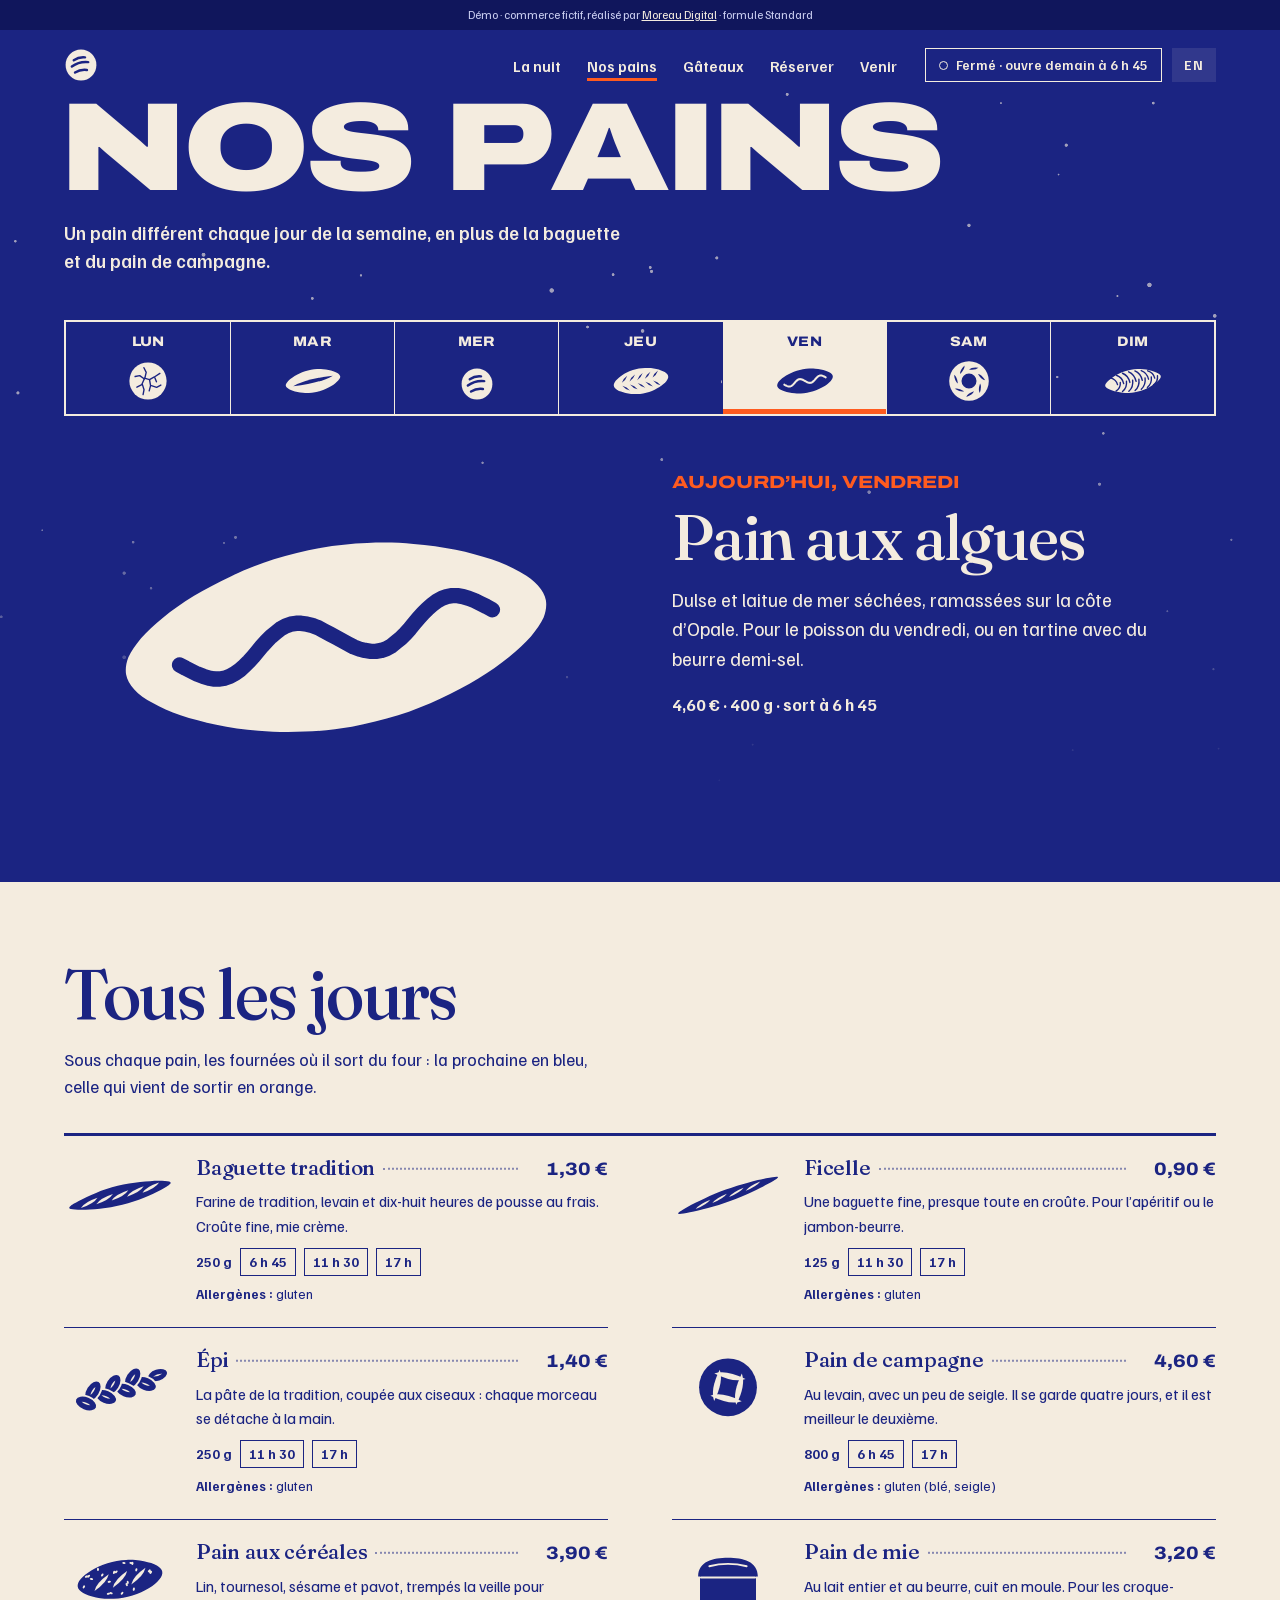
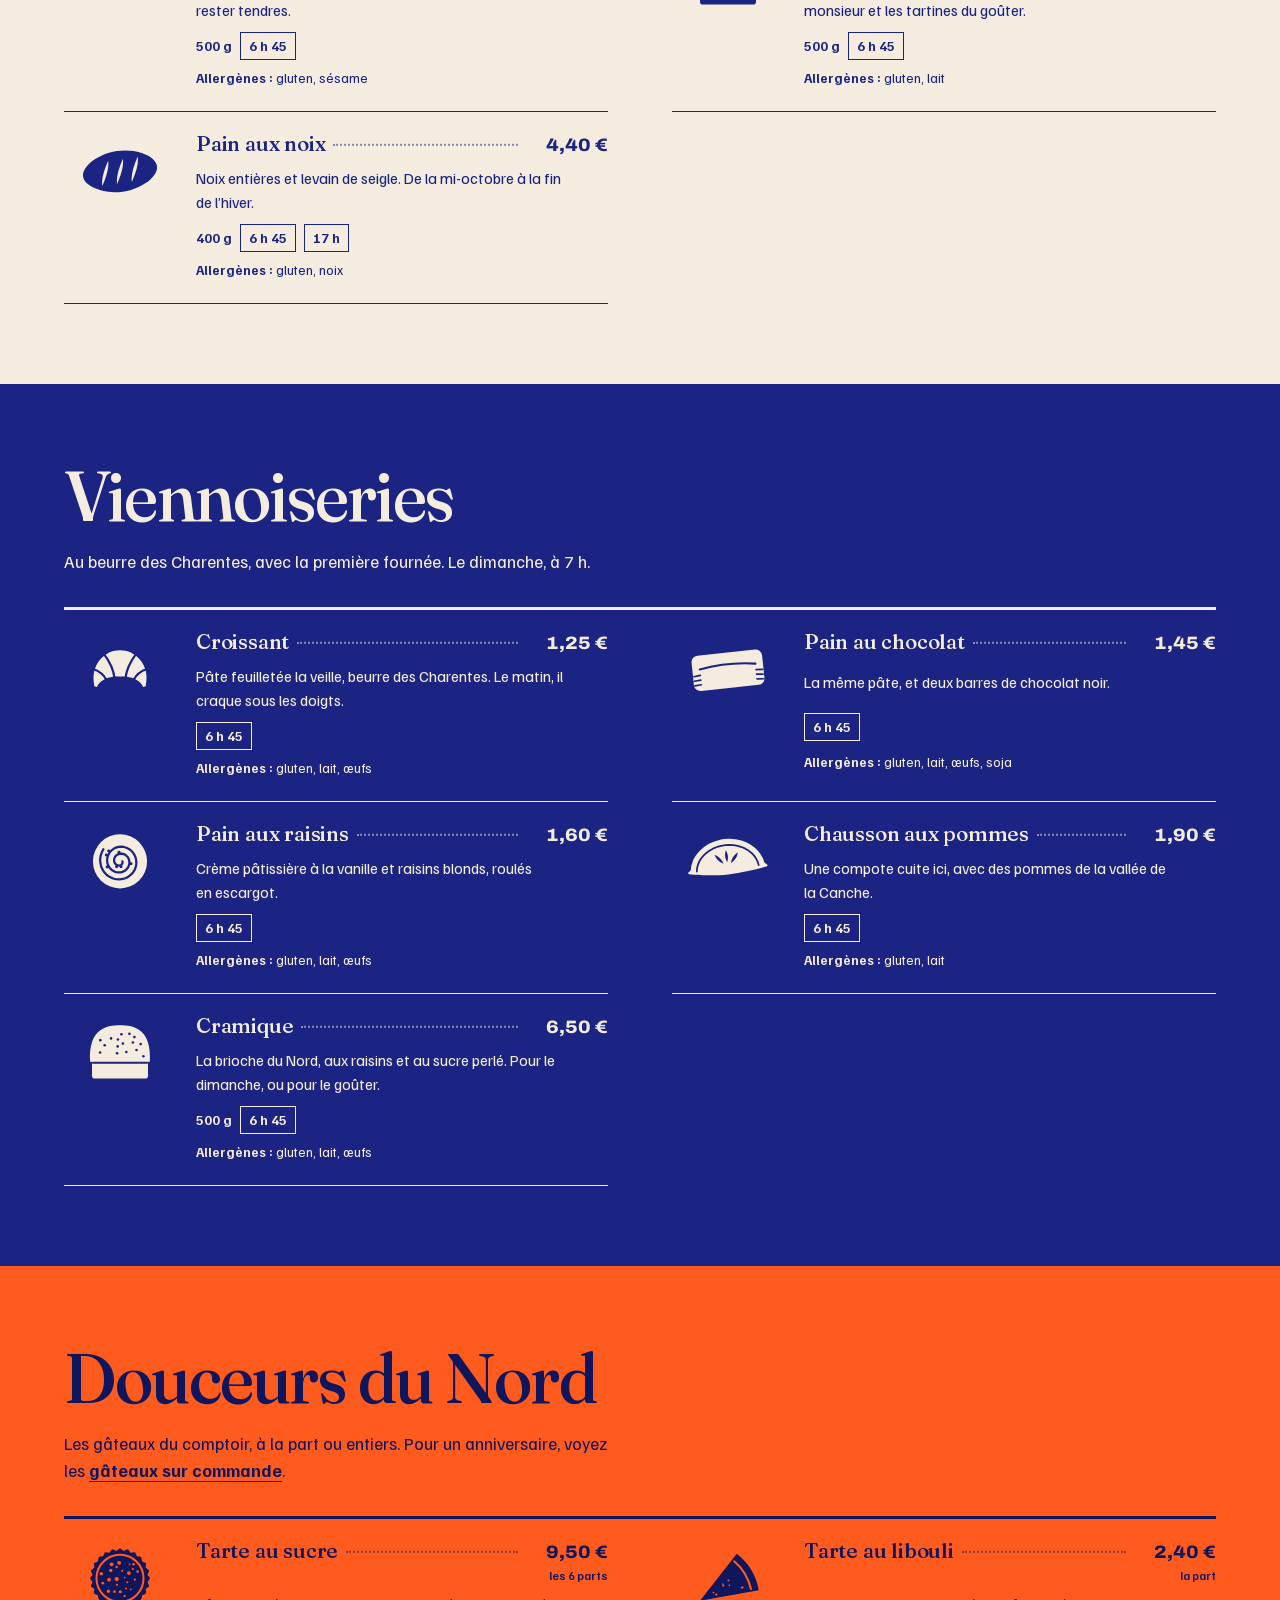
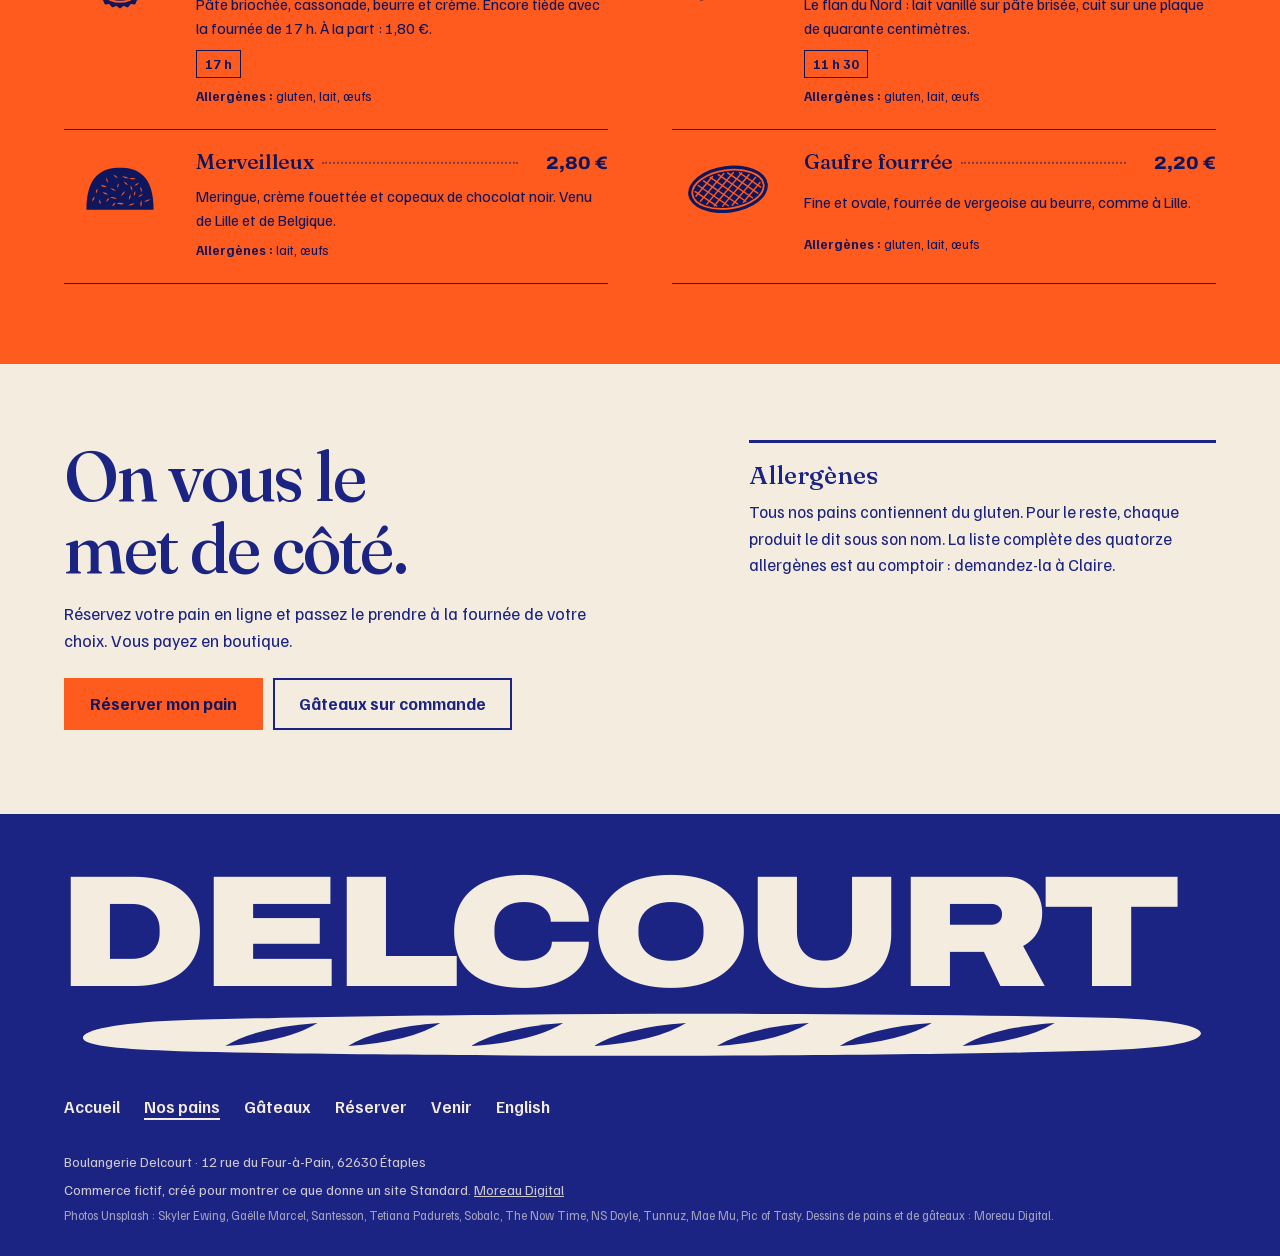
<file: pains.html>
<!DOCTYPE html>
<html lang="fr" data-moment="jour">
<head>
  <meta charset="utf-8">
  <meta name="viewport" content="width=device-width, initial-scale=1, viewport-fit=cover">
  <title>Nos pains · Boulangerie Delcourt, Étaples</title>
  <meta name="description" content="Le pain du jour et toute la carte de la Boulangerie Delcourt à Étaples : baguette tradition, pain de campagne au levain, viennoiseries pur beurre, tarte au sucre. Prix et allergènes.">
  <!-- Démo : commerce fictif, à ne pas indexer -->
  <meta name="robots" content="noindex, nofollow">
  <meta name="theme-color" content="#f4ecdf">
  <link rel="alternate" hreflang="fr" href="https://julesmoreau62.github.io/demo-boulangerie/pains.html">
  <link rel="alternate" hreflang="en" href="https://julesmoreau62.github.io/demo-boulangerie/en/bread.html">
  <link rel="preload" href="fonts/archivo.woff2" as="font" type="font/woff2" crossorigin>
  <link rel="preload" href="fonts/fraunces.woff2" as="font" type="font/woff2" crossorigin>
  <link rel="stylesheet" href="style.css">
  <script>
    /* Avant le premier affichage : jour ou nuit à Étaples, pour ne pas clignoter. */
    (function (d) {
      d.classList.add("js");
      try {
        var q = /[?&]heure=(\d{1,2})(?:[:h](\d{2}))?/.exec(location.search);
        var p = q ? [q[1], q[2] || 0] : new Intl.DateTimeFormat("en-GB", { timeZone: "Europe/Paris", hour: "2-digit", minute: "2-digit", hourCycle: "h23" }).format(new Date()).split(":");
        var m = +p[0] * 60 + +p[1];
        d.setAttribute("data-moment", m >= 1200 || m < 390 ? "nuit" : "jour");
      } catch (e) {}
    })(document.documentElement);
  </script>
  <script src="app.js" defer></script>

  <script type="application/ld+json">
  {
    "@context": "https://schema.org",
    "@type": "Menu",
    "name": "Boulangerie Delcourt",
    "inLanguage": "fr",
    "hasMenuSection": [
      {
        "@type": "MenuSection",
        "name": "Le pain du jour",
        "hasMenuItem": [
          { "@type": "MenuItem", "name": "Pain de seigle", "offers": {"@type": "Offer", "price": "4.20", "priceCurrency": "EUR"} },
          { "@type": "MenuItem", "name": "Pain d’épeautre", "offers": {"@type": "Offer", "price": "4.90", "priceCurrency": "EUR"} },
          { "@type": "MenuItem", "name": "Pain à la bière", "offers": {"@type": "Offer", "price": "4.80", "priceCurrency": "EUR"} },
          { "@type": "MenuItem", "name": "Pain aux algues", "offers": {"@type": "Offer", "price": "4.60", "priceCurrency": "EUR"} },
          { "@type": "MenuItem", "name": "Couronne au levain", "offers": {"@type": "Offer", "price": "6.80", "priceCurrency": "EUR"} },
          { "@type": "MenuItem", "name": "Brioche tressée", "offers": {"@type": "Offer", "price": "7.50", "priceCurrency": "EUR"} }
        ]
      },
      {
        "@type": "MenuSection",
        "name": "Tous les jours",
        "hasMenuItem": [
          { "@type": "MenuItem", "name": "Baguette tradition", "offers": {"@type": "Offer", "price": "1.30", "priceCurrency": "EUR"} },
          { "@type": "MenuItem", "name": "Ficelle", "offers": {"@type": "Offer", "price": "0.90", "priceCurrency": "EUR"} },
          { "@type": "MenuItem", "name": "Épi", "offers": {"@type": "Offer", "price": "1.40", "priceCurrency": "EUR"} },
          { "@type": "MenuItem", "name": "Pain de campagne", "offers": {"@type": "Offer", "price": "4.60", "priceCurrency": "EUR"} },
          { "@type": "MenuItem", "name": "Pain aux céréales", "offers": {"@type": "Offer", "price": "3.90", "priceCurrency": "EUR"} },
          { "@type": "MenuItem", "name": "Pain de mie", "offers": {"@type": "Offer", "price": "3.20", "priceCurrency": "EUR"} },
          { "@type": "MenuItem", "name": "Pain aux noix", "offers": {"@type": "Offer", "price": "4.40", "priceCurrency": "EUR"} }
        ]
      },
      {
        "@type": "MenuSection",
        "name": "Viennoiseries",
        "hasMenuItem": [
          { "@type": "MenuItem", "name": "Croissant", "offers": {"@type": "Offer", "price": "1.25", "priceCurrency": "EUR"} },
          { "@type": "MenuItem", "name": "Pain au chocolat", "offers": {"@type": "Offer", "price": "1.45", "priceCurrency": "EUR"} },
          { "@type": "MenuItem", "name": "Pain aux raisins", "offers": {"@type": "Offer", "price": "1.60", "priceCurrency": "EUR"} },
          { "@type": "MenuItem", "name": "Chausson aux pommes", "offers": {"@type": "Offer", "price": "1.90", "priceCurrency": "EUR"} },
          { "@type": "MenuItem", "name": "Cramique", "offers": {"@type": "Offer", "price": "6.50", "priceCurrency": "EUR"} }
        ]
      },
      {
        "@type": "MenuSection",
        "name": "Douceurs du Nord",
        "hasMenuItem": [
          { "@type": "MenuItem", "name": "Tarte au sucre", "offers": {"@type": "Offer", "price": "9.50", "priceCurrency": "EUR"} },
          { "@type": "MenuItem", "name": "Tarte au libouli", "offers": {"@type": "Offer", "price": "2.40", "priceCurrency": "EUR"} },
          { "@type": "MenuItem", "name": "Merveilleux", "offers": {"@type": "Offer", "price": "2.80", "priceCurrency": "EUR"} },
          { "@type": "MenuItem", "name": "Gaufre fourrée", "offers": {"@type": "Offer", "price": "2.20", "priceCurrency": "EUR"} }
        ]
      }
    ]
  }
  </script>
</head>
<body>

  <svg width="0" height="0" style="position:absolute" aria-hidden="true" focusable="false">
    <defs>
      <!-- La marque : une boule de pain vue du dessus, trois coups de lame. La nuit, c'est aussi la lune. -->
      <mask id="grigne" maskUnits="userSpaceOnUse" x="0" y="0" width="32" height="32">
        <rect width="32" height="32" fill="#fff"/>
        <path d="M9.2 11.6c3.2-2.3 7-3.2 10.6-2.8M7.4 17.4c4.4-3.2 9.9-4.6 15.4-4.1M10.4 23.1c3.3-2.1 7.3-2.9 11.2-2.4" fill="none" stroke="#000" stroke-width="2.3" stroke-linecap="round"/>
      </mask>
      <!-- La baguette des sachets : sept coups de lame -->
      <path id="baguette-corps" d="M10 47C8 34 26 22 58 18C180 6 420 4 548 14C578 17 594 28 592 40C590 53 572 62 540 65C420 76 180 75 60 66C30 63 12 58 10 47Z"/>
    </defs>
    <symbol id="marque" viewBox="0 0 32 32"><circle cx="16" cy="16" r="14.5" fill="currentColor" mask="url(#grigne)"/></symbol>
    <symbol id="i-tel" viewBox="0 0 24 24"><path fill="currentColor" d="M6.6 10.8a15.1 15.1 0 0 0 6.6 6.6l2.2-2.2a1 1 0 0 1 1-.25 11.4 11.4 0 0 0 3.6.57 1 1 0 0 1 1 1V20a1 1 0 0 1-1 1A17 17 0 0 1 3 4a1 1 0 0 1 1-1h3.5a1 1 0 0 1 1 1c0 1.25.2 2.45.57 3.57a1 1 0 0 1-.25 1z"/></symbol>
    <symbol id="i-fleche" viewBox="0 0 24 24"><path d="M4 12h15M13 6l6 6-6 6" fill="none" stroke="currentColor" stroke-width="2.2" stroke-linecap="round" stroke-linejoin="round"/></symbol>
    <symbol id="i-bas" viewBox="0 0 24 24"><path d="M12 4v15M6 13l6 6 6-6" fill="none" stroke="currentColor" stroke-width="2.2" stroke-linecap="round" stroke-linejoin="round"/></symbol>
    <symbol id="i-menu" viewBox="0 0 24 24"><path d="M4 6.5h16M4 12h16M4 17.5h16" fill="none" stroke="currentColor" stroke-width="2.2"/></symbol>
    <symbol id="i-fermer" viewBox="0 0 24 24"><path d="M5.5 5.5l13 13M18.5 5.5l-13 13" fill="none" stroke="currentColor" stroke-width="2.2"/></symbol>
  </svg>

  <p class="bandeau-demo">Démo · commerce fictif, réalisé par <a href="https://moreaudigital.fr/">Moreau Digital</a> · formule Standard</p>

  <header class="barre">
    <a class="barre__marque" href="index.html"><svg aria-hidden="true"><use href="#marque"/></svg><span class="visuellement-cache">Delcourt, accueil</span></a>
    <nav class="barre__nav" aria-label="Pages du site">
      <a href="index.html#nuit">La nuit</a>
      <a href="pains.html" aria-current="page">Nos pains</a>
      <a href="gateaux.html">Gâteaux</a>
      <a href="index.html#reserver">Réserver</a>
      <a href="index.html#venir">Venir</a>
    </nav>
    <p class="etat" data-etat hidden><span class="etat__point" aria-hidden="true"></span><span data-etat-texte></span></p>
    <a class="langue" href="en/bread.html" hreflang="en" lang="en" aria-label="English version">EN</a>
  </header>

  <main id="haut">

    <!-- Nos pains : le pain du jour en haut, puis tout le comptoir -->
    <section class="page-tete" aria-labelledby="titre">
      <h1 id="titre" class="page-tete__titre" data-enseigne>Nos pains</h1>
      <p class="page-tete__sous">Un pain différent chaque jour de la semaine, en plus de la baguette et du pain de campagne.</p>

      <div class="du-jour" data-semaine data-aujourdhui="Aujourd’hui">
        <h2 class="visuellement-cache">Le pain de chaque jour</h2>
        <ol class="jours">
          <li class="jour" id="jour-1" data-jour="1" data-court="Lun">
            <p class="jour__nom" data-jour-nom>Lundi</p>
            <svg class="picto jour__picto" viewBox="0 0 120 80" aria-hidden="true" focusable="false" data-entaille><circle class="picto__corps" cx="60" cy="40" r="31"/><path class="picto__trait" pathLength="1" style="--i:0;stroke-width:2.3" d="M53.5 36.3L46.2 31L38.5 32.5"/><path class="picto__trait" pathLength="1" style="--i:1;stroke-width:2.3" d="M54.5 36L57 25.6L53.2 17.8"/><path class="picto__trait" pathLength="1" style="--i:2;stroke-width:2.3" d="M54.1 35.3L62.5 37.6L70.6 33.3L79.8 27.4"/><path class="picto__trait" pathLength="1" style="--i:3;stroke-width:2.3" d="M62.6 38.2L64.3 47.7L62 56.4"/><path class="picto__trait" pathLength="1" style="--i:4;stroke-width:2.3" d="M65.7 47.8L74.4 50.5L81.4 46.7"/><path class="picto__trait" pathLength="1" style="--i:5;stroke-width:2.3" d="M53.9 36.1L49.7 46L41.5 50.3"/><path class="picto__trait" pathLength="1" style="--i:6;stroke-width:2.3" d="M50.6 45.6L53.4 54.5L51.8 62.6"/><path class="picto__trait" pathLength="1" style="--i:7;stroke-width:2.3" d="M71.4 34.4L74.1 41.4"/></svg>
            <h3 class="jour__pain">Pain de seigle</h3>
            <p class="jour__texte">Seigle et levain, une mie serrée et un peu acide. Avec des huîtres ou du maquereau fumé, rien ne le vaut.</p>
            <p class="jour__infos">4,20&nbsp;€ · 500&nbsp;g · sort à 6&nbsp;h&nbsp;45</p>
          </li>
          <li class="jour" id="jour-2" data-jour="2" data-court="Mar">
            <p class="jour__nom" data-jour-nom>Mardi</p>
            <svg class="picto jour__picto" viewBox="0 0 120 80" aria-hidden="true" focusable="false" data-entaille><path class="picto__corps" d="M105.3 32C105.5 33.1 105.3 34.2 104.7 35.4C104.2 36.6 103.2 37.9 102 39.3C100.7 40.6 99.1 42.1 97.2 43.6C95.3 45.1 93 46.7 90.6 48.2C88.1 49.7 85.4 51.3 82.5 52.6C79.6 53.9 76.5 55.2 73.3 56.2C70.1 57.3 66.7 58.1 63.3 58.7C59.9 59.3 56.4 59.7 53.1 59.8C49.7 59.9 46.3 59.8 43.2 59.5C40 59.3 36.9 58.8 34.1 58.2C31.3 57.6 28.6 56.9 26.3 56.1C24 55.4 22 54.5 20.3 53.7C18.7 52.8 17.3 51.9 16.4 51C15.5 50 14.9 49 14.7 48C14.5 46.9 14.7 45.8 15.3 44.6C15.8 43.4 16.8 42.1 18 40.7C19.3 39.4 20.9 37.9 22.8 36.4C24.7 34.9 27 33.3 29.4 31.8C31.9 30.3 34.6 28.7 37.5 27.4C40.4 26.1 43.5 24.8 46.7 23.8C49.9 22.7 53.3 21.9 56.7 21.3C60.1 20.7 63.6 20.3 66.9 20.2C70.3 20.1 73.7 20.2 76.8 20.5C80 20.7 83.1 21.2 85.9 21.8C88.7 22.4 91.4 23.1 93.7 23.9C96 24.6 98 25.5 99.7 26.3C101.3 27.2 102.7 28.1 103.6 29C104.5 30 105.1 31 105.3 32Z"/><path class="picto__lame" style="--i:0" d="M27 48.9Q46.8 36.8 93 31.1Q73.2 43.2 27 48.9Z"/></svg>
            <h3 class="jour__pain">Pain d’épeautre</h3>
            <p class="jour__texte">Rien que de la farine d’épeautre&nbsp;: un goût de noisette, et il se garde trois jours.</p>
            <p class="jour__infos">4,90&nbsp;€ · 500&nbsp;g · sort à 6&nbsp;h&nbsp;45</p>
          </li>
          <li class="jour jour--ferme" id="jour-3" data-jour="3" data-court="Mer">
            <p class="jour__nom" data-jour-nom>Mercredi</p>
            <svg class="jour__lune" viewBox="0 0 32 32" aria-hidden="true" focusable="false"><use href="#marque"/></svg>
            <h3 class="jour__pain">On se repose.</h3>
            <p class="jour__texte">La boutique est fermée. Antoine reprend le soir, à 22&nbsp;h, pour le pain du jeudi.</p>
          </li>
          <li class="jour" id="jour-4" data-jour="4" data-court="Jeu">
            <p class="jour__nom" data-jour-nom>Jeudi</p>
            <svg class="picto jour__picto" viewBox="0 0 120 80" aria-hidden="true" focusable="false" data-entaille><path class="picto__corps" d="M105.3 32C105.5 33.3 105.4 34.6 104.8 36C104.3 37.4 103.4 38.9 102.2 40.5C100.9 42 99.3 43.6 97.4 45.2C95.6 46.8 93.3 48.5 90.9 50.1C88.5 51.6 85.7 53.2 82.8 54.5C79.9 55.9 76.8 57.2 73.6 58.2C70.4 59.2 67 60.1 63.6 60.7C60.3 61.3 56.8 61.6 53.4 61.8C50.1 61.9 46.7 61.8 43.5 61.5C40.3 61.2 37.2 60.6 34.4 60C31.6 59.4 28.9 58.6 26.6 57.7C24.3 56.9 22.2 55.9 20.5 54.9C18.9 53.8 17.5 52.7 16.5 51.6C15.5 50.5 14.9 49.3 14.7 48C14.5 46.7 14.6 45.4 15.2 44C15.7 42.6 16.6 41.1 17.8 39.5C19.1 38 20.7 36.4 22.6 34.8C24.4 33.2 26.7 31.5 29.1 29.9C31.5 28.4 34.3 26.8 37.2 25.5C40.1 24.1 43.2 22.8 46.4 21.8C49.6 20.8 53 19.9 56.4 19.3C59.7 18.7 63.2 18.4 66.6 18.2C69.9 18.1 73.3 18.2 76.5 18.5C79.7 18.8 82.8 19.4 85.6 20C88.4 20.6 91.1 21.4 93.4 22.3C95.7 23.1 97.8 24.1 99.5 25.1C101.1 26.2 102.5 27.3 103.5 28.4C104.5 29.5 105.1 30.7 105.3 32Z"/><path class="picto__lame" style="--i:0" d="M28.1 43.1Q30.5 35.6 37.1 31.3Q34.7 38.8 28.1 43.1Z"/><path class="picto__lame" style="--i:1" d="M28.9 48Q36.6 49.8 41.5 56Q33.8 54.2 28.9 48Z"/><path class="picto__lame" style="--i:2" d="M40.9 40.8Q43.3 33.4 50 29.1Q47.5 36.5 40.9 40.8Z"/><path class="picto__lame" style="--i:3" d="M41.7 45.8Q49.4 47.5 54.3 53.7Q46.6 51.9 41.7 45.8Z"/><path class="picto__lame" style="--i:4" d="M53.7 38.6Q56.1 31.1 62.8 26.8Q60.3 34.3 53.7 38.6Z"/><path class="picto__lame" style="--i:5" d="M54.5 43.5Q62.2 45.3 67.1 51.4Q59.4 49.7 54.5 43.5Z"/><path class="picto__lame" style="--i:6" d="M66.5 36.3Q69 28.9 75.6 24.6Q73.1 32 66.5 36.3Z"/><path class="picto__lame" style="--i:7" d="M67.3 41.2Q75 43 79.9 49.2Q72.2 47.4 67.3 41.2Z"/><path class="picto__lame" style="--i:8" d="M79.3 34.1Q81.8 26.6 88.4 22.3Q85.9 29.8 79.3 34.1Z"/><path class="picto__lame" style="--i:9" d="M80.1 39Q87.8 40.8 92.7 46.9Q85 45.2 80.1 39Z"/></svg>
            <h3 class="jour__pain">Pain à la bière</h3>
            <p class="jour__texte">La pâte est mouillée à la bière blonde d’une brasserie du Boulonnais. Croûte épaisse, mie dorée, un goût de malt.</p>
            <p class="jour__infos">4,80&nbsp;€ · 600&nbsp;g · sort à 11&nbsp;h&nbsp;30</p>
          </li>
          <li class="jour" id="jour-5" data-jour="5" data-court="Ven">
            <p class="jour__nom" data-jour-nom>Vendredi</p>
            <svg class="picto jour__picto" viewBox="0 0 120 80" aria-hidden="true" focusable="false" data-entaille><path class="picto__corps" d="M106.3 31.8C106.5 33 106.3 34.3 105.8 35.6C105.2 36.9 104.2 38.3 103 39.8C101.7 41.3 100 42.8 98.1 44.4C96.2 45.9 93.9 47.6 91.4 49.1C88.9 50.6 86 52.2 83.1 53.5C80.1 54.9 76.9 56.2 73.7 57.2C70.4 58.2 66.9 59.1 63.5 59.7C60 60.3 56.5 60.7 53.1 60.8C49.6 61 46.2 60.9 42.9 60.6C39.7 60.4 36.5 59.9 33.6 59.3C30.8 58.7 28.1 58 25.7 57.2C23.4 56.4 21.3 55.5 19.6 54.5C17.9 53.6 16.5 52.6 15.5 51.5C14.5 50.4 13.9 49.3 13.7 48.2C13.5 47 13.7 45.7 14.2 44.4C14.8 43.1 15.8 41.7 17 40.2C18.3 38.7 20 37.2 21.9 35.6C23.8 34.1 26.1 32.4 28.6 30.9C31.1 29.4 34 27.8 36.9 26.5C39.9 25.1 43.1 23.8 46.3 22.8C49.6 21.8 53.1 20.9 56.5 20.3C60 19.7 63.5 19.3 66.9 19.2C70.4 19 73.8 19.1 77.1 19.4C80.3 19.6 83.5 20.1 86.4 20.7C89.2 21.3 91.9 22 94.3 22.8C96.6 23.6 98.7 24.5 100.4 25.5C102.1 26.4 103.5 27.4 104.5 28.5C105.5 29.6 106.1 30.7 106.3 31.8Z"/><path class="picto__trait" pathLength="1" style="--i:0;stroke-width:3.4" d="M25.5 46.1L26.8 46.8L28.2 47.5L29.4 48.1L30.7 48.6L32 49L33.2 49.2L34.4 49.2L35.5 49L36.6 48.6L37.7 48L38.8 47.2L39.8 46.3L40.8 45.3L41.8 44.2L42.8 43L43.7 41.9L44.7 40.8L45.7 39.8L46.8 38.9L47.8 38.1L48.9 37.5L50 37.1L51.2 36.9L52.3 36.9L53.6 37.1L54.8 37.4L56.1 37.9L57.4 38.6L58.7 39.3L60 40L61.3 40.7L62.6 41.4L63.9 42.1L65.2 42.6L66.4 42.9L67.7 43.1L68.8 43.1L70 42.9L71.1 42.5L72.2 41.9L73.2 41.1L74.3 40.2L75.3 39.2L76.3 38.1L77.2 37L78.2 35.8L79.2 34.7L80.2 33.7L81.2 32.8L82.3 32L83.4 31.4L84.5 31L85.6 30.8L86.8 30.8L88 31L89.3 31.4L90.6 31.9L91.8 32.5L93.2 33.2L94.5 33.9"/></svg>
            <h3 class="jour__pain">Pain aux algues</h3>
            <p class="jour__texte">Dulse et laitue de mer séchées, ramassées sur la côte d’Opale. Pour le poisson du vendredi, ou en tartine avec du beurre demi-sel.</p>
            <p class="jour__infos">4,60&nbsp;€ · 400&nbsp;g · sort à 6&nbsp;h&nbsp;45</p>
          </li>
          <li class="jour" id="jour-6" data-jour="6" data-court="Sam">
            <p class="jour__nom" data-jour-nom>Samedi</p>
            <svg class="picto jour__picto" viewBox="0 0 120 80" aria-hidden="true" focusable="false" data-entaille><path class="picto__corps" fill-rule="evenodd" d="M93 40A33 33 0 1 0 27 40A33 33 0 1 0 93 40ZM72.5 40A12.5 12.5 0 1 1 47.5 40A12.5 12.5 0 1 1 72.5 40Z"/><path class="picto__lame" style="--i:0" d="M60 21Q64.5 16.7 75.7 18Q71.2 22.3 60 21Z"/><path class="picto__lame" style="--i:1" d="M74.9 28.2Q81 29 87 38.6Q80.8 37.8 74.9 28.2Z"/><path class="picto__lame" style="--i:2" d="M78.5 44.2Q81.7 49.5 77.9 60.2Q74.7 54.9 78.5 44.2Z"/><path class="picto__lame" style="--i:3" d="M68.2 57.1Q66.1 62.9 55.4 66.6Q57.6 60.8 68.2 57.1Z"/><path class="picto__lame" style="--i:4" d="M51.8 57.1Q45.9 59.1 36.3 53Q42.2 51 51.8 57.1Z"/><path class="picto__lame" style="--i:5" d="M41.5 44.2Q36.3 40.8 35.1 29.6Q40.3 33 41.5 44.2Z"/><path class="picto__lame" style="--i:6" d="M45.1 28.2Q44.6 22 52.6 14Q53.2 20.2 45.1 28.2Z"/></svg>
            <h3 class="jour__pain">Couronne au levain</h3>
            <p class="jour__texte">Une grande couronne à poser au milieu de la table et à rompre à la main, pour les repas de famille.</p>
            <p class="jour__infos">6,80&nbsp;€ · 1&nbsp;kg · sort à 11&nbsp;h&nbsp;30</p>
          </li>
          <li class="jour" id="jour-0" data-jour="0" data-court="Dim">
            <p class="jour__nom" data-jour-nom>Dimanche</p>
            <svg class="picto jour__picto" viewBox="0 0 120 80" aria-hidden="true" focusable="false" data-entaille><path class="picto__corps" d="M106.3 31.8C106.5 32.8 106.2 33.9 105.7 35C105.1 36.2 104.1 37.4 102.8 38.8C101.5 40.1 99.8 41.6 97.9 43.1C95.9 44.7 93.6 46.3 91.1 47.8C88.6 49.4 85.8 51 82.9 52.4C79.9 53.8 76.7 55.1 73.5 56.2C70.2 57.2 66.7 58.1 63.3 58.7C59.9 59.3 56.3 59.7 52.9 59.8C49.4 59.9 46 59.7 42.7 59.4C39.5 59.2 36.3 58.6 33.4 58C30.5 57.4 27.8 56.7 25.5 55.9C23.2 55.2 21.1 54.3 19.4 53.5C17.7 52.7 16.3 51.8 15.4 50.9C14.5 50 13.9 49.2 13.7 48.2C13.5 47.2 13.8 46.1 14.3 45C14.9 43.8 15.9 42.6 17.2 41.2C18.5 39.9 20.2 38.4 22.1 36.9C24.1 35.3 26.4 33.7 28.9 32.2C31.4 30.6 34.2 29 37.1 27.6C40.1 26.2 43.3 24.9 46.5 23.8C49.8 22.8 53.3 21.9 56.7 21.3C60.1 20.7 63.7 20.3 67.1 20.2C70.6 20.1 74 20.3 77.3 20.6C80.5 20.8 83.7 21.4 86.6 22C89.5 22.6 92.2 23.3 94.5 24.1C96.8 24.8 98.9 25.7 100.6 26.5C102.3 27.3 103.7 28.2 104.6 29.1C105.5 30 106.1 30.8 106.3 31.8Z"/><path class="picto__trait" pathLength="1" style="--i:0;stroke-width:2.3" d="M22.5 34.7Q32.1 37.3 34.2 46.1"/><path class="picto__trait" pathLength="1" style="--i:1;stroke-width:2.3" d="M31.7 56.9Q39.8 51.2 38.8 42.2"/><path class="picto__trait" pathLength="1" style="--i:2;stroke-width:2.3" d="M32.4 30.4Q42.2 33.9 44.5 44.3"/><path class="picto__trait" pathLength="1" style="--i:3;stroke-width:2.3" d="M42.5 57.5Q50.4 50.9 49.1 40.4"/><path class="picto__trait" pathLength="1" style="--i:4;stroke-width:2.3" d="M42.5 27.1Q52.3 31.1 54.8 42.4"/><path class="picto__trait" pathLength="1" style="--i:5;stroke-width:2.3" d="M53.1 57.2Q61 50 59.4 38.6"/><path class="picto__trait" pathLength="1" style="--i:6;stroke-width:2.3" d="M52.7 24.7Q62.6 28.9 65.2 40.6"/><path class="picto__trait" pathLength="1" style="--i:7;stroke-width:2.3" d="M63.5 56Q71.4 48.6 69.8 36.8"/><path class="picto__trait" pathLength="1" style="--i:8;stroke-width:2.3" d="M63.1 23.2Q73 27.3 75.5 38.8"/><path class="picto__trait" pathLength="1" style="--i:9;stroke-width:2.3" d="M73.8 53.8Q81.7 46.6 80.1 34.9"/><path class="picto__trait" pathLength="1" style="--i:10;stroke-width:2.3" d="M73.7 22.6Q83.5 26.3 85.9 37"/><path class="picto__trait" pathLength="1" style="--i:11;stroke-width:2.3" d="M83.9 50.7Q91.9 43.9 90.5 33.1"/><path class="picto__trait" pathLength="1" style="--i:12;stroke-width:2.3" d="M84.4 23Q94.1 25.8 96.2 35.1"/><path class="picto__trait" pathLength="1" style="--i:13;stroke-width:2.3" d="M93.9 46.8Q102 40.7 100.8 31.3"/></svg>
            <h3 class="jour__pain">Brioche tressée</h3>
            <p class="jour__texte">Beurre, œufs et lait entier, tressée à trois brins à 4&nbsp;h du matin. Pour le petit-déjeuner du dimanche.</p>
            <p class="jour__infos">7,50&nbsp;€ · 500&nbsp;g · sort à 7&nbsp;h</p>
          </li>
        </ol>
      </div>
    </section>

    <section class="carte" id="pains" aria-labelledby="pains-titre">
      <div class="contenu">
        <h2 id="pains-titre" class="titre">Tous les jours</h2>
        <p class="chapo">Sous chaque pain, les fournées où il sort du four&nbsp;: la prochaine en bleu, celle qui vient de sortir en orange.</p>
        <ul class="articles">
          <li class="article">
            <svg class="picto article__picto" viewBox="0 0 120 80" aria-hidden="true" focusable="false" data-entaille><path class="picto__corps" d="M114.3 26.5C114.5 26.9 114.1 27.5 113.3 28.2C112.6 29 111.3 29.8 109.7 30.9C108.1 31.9 106.1 33 103.7 34.3C101.3 35.5 98.6 36.9 95.6 38.3C92.6 39.7 89.2 41.2 85.7 42.6C82.2 44 78.4 45.5 74.5 46.7C70.7 48 66.6 49.2 62.5 50.2C58.5 51.2 54.3 52.1 50.3 52.8C46.3 53.5 42.3 54 38.5 54.4C34.8 54.8 31.1 55.1 27.8 55.2C24.5 55.4 21.4 55.5 18.7 55.5C16.1 55.5 13.7 55.4 11.8 55.3C9.9 55.1 8.4 54.9 7.4 54.7C6.4 54.4 5.8 54 5.7 53.5C5.5 53.1 5.9 52.5 6.7 51.8C7.4 51 8.7 50.2 10.3 49.1C11.9 48.1 13.9 47 16.3 45.7C18.7 44.5 21.4 43.1 24.4 41.7C27.4 40.3 30.8 38.8 34.3 37.4C37.8 36 41.6 34.5 45.5 33.3C49.3 32 53.4 30.8 57.5 29.8C61.5 28.8 65.7 27.9 69.7 27.2C73.7 26.5 77.7 26 81.5 25.6C85.2 25.2 88.9 24.9 92.2 24.8C95.5 24.6 98.6 24.5 101.3 24.5C103.9 24.5 106.3 24.6 108.2 24.7C110.1 24.9 111.6 25.1 112.6 25.3C113.6 25.6 114.2 26 114.3 26.5Z"/><path class="picto__lame" style="--i:0" d="M18.1 53.7Q22.1 47.3 35.9 42.7Q31.9 49.2 18.1 53.7Z"/><path class="picto__lame" style="--i:1" d="M34.6 49.6Q38.6 43.2 52.4 38.6Q48.4 45.1 34.6 49.6Z"/><path class="picto__lame" style="--i:2" d="M51.1 45.5Q55.1 39 68.9 34.5Q64.9 41 51.1 45.5Z"/><path class="picto__lame" style="--i:3" d="M67.6 41.4Q71.6 34.9 85.4 30.4Q81.4 36.8 67.6 41.4Z"/><path class="picto__lame" style="--i:4" d="M84.1 37.3Q88.1 30.8 101.9 26.3Q97.9 32.7 84.1 37.3Z"/></svg>
            <h3 class="article__nom">Baguette tradition</h3>
            <p class="article__prix">1,30&nbsp;€</p>
            <p class="article__texte">Farine de tradition, levain et dix-huit heures de pousse au frais. Croûte fine, mie crème.</p>
            <p class="article__infos"><span>250&nbsp;g</span> <span class="visuellement-cache">Sort du four à</span> <span class="fournee" data-f="0">6&nbsp;h&nbsp;45</span> <span class="fournee" data-f="1">11&nbsp;h&nbsp;30</span> <span class="fournee" data-f="2">17&nbsp;h</span></p>
            <p class="article__allergenes"><span>Allergènes&nbsp;:</span> gluten</p>
          </li>
          <li class="article">
            <svg class="picto article__picto" viewBox="0 0 120 80" aria-hidden="true" focusable="false" data-entaille><path class="picto__corps" d="M113.6 20.5C113.7 20.8 113.3 21.2 112.5 21.9C111.8 22.5 110.5 23.3 108.9 24.3C107.3 25.3 105.3 26.4 103 27.7C100.6 29 97.9 30.5 94.9 32C91.9 33.5 88.6 35.1 85.1 36.7C81.7 38.3 77.9 40 74.1 41.6C70.3 43.2 66.2 44.8 62.3 46.2C58.3 47.6 54.2 49 50.2 50.3C46.3 51.5 42.3 52.6 38.6 53.6C35 54.6 31.3 55.5 28.1 56.3C24.9 57 21.8 57.7 19.2 58.2C16.6 58.7 14.3 59.1 12.4 59.4C10.6 59.7 9.1 59.9 8.1 59.9C7.1 59.9 6.5 59.8 6.4 59.5C6.3 59.2 6.7 58.8 7.5 58.1C8.2 57.5 9.5 56.7 11.1 55.7C12.7 54.7 14.7 53.6 17 52.3C19.4 51 22.1 49.5 25.1 48C28.1 46.5 31.4 44.9 34.9 43.3C38.3 41.7 42.1 40 45.9 38.4C49.7 36.8 53.8 35.2 57.7 33.8C61.7 32.4 65.8 31 69.8 29.7C73.7 28.5 77.7 27.4 81.4 26.4C85 25.4 88.7 24.5 91.9 23.7C95.1 23 98.2 22.3 100.8 21.8C103.4 21.3 105.7 20.9 107.6 20.6C109.4 20.3 110.9 20.1 111.9 20.1C112.9 20.1 113.5 20.2 113.6 20.5Z"/><path class="picto__lame" style="--i:0" d="M25.4 54.7Q29.3 49.5 41 44.8Q37.2 50 25.4 54.7Z"/><path class="picto__lame" style="--i:1" d="M43.3 48.2Q47.1 43 58.8 38.3Q55 43.5 43.3 48.2Z"/><path class="picto__lame" style="--i:2" d="M61.2 41.7Q65 36.5 76.7 31.8Q72.9 37 61.2 41.7Z"/><path class="picto__lame" style="--i:3" d="M79 35.2Q82.8 30 94.6 25.3Q90.7 30.5 79 35.2Z"/></svg>
            <h3 class="article__nom">Ficelle</h3>
            <p class="article__prix">0,90&nbsp;€</p>
            <p class="article__texte">Une baguette fine, presque toute en croûte. Pour l’apéritif ou le jambon-beurre.</p>
            <p class="article__infos"><span>125&nbsp;g</span> <span class="visuellement-cache">Sort du four à</span> <span class="fournee" data-f="1">11&nbsp;h&nbsp;30</span> <span class="fournee" data-f="2">17&nbsp;h</span></p>
            <p class="article__allergenes"><span>Allergènes&nbsp;:</span> gluten</p>
          </li>
          <li class="article">
            <svg class="picto article__picto" viewBox="0 0 120 80" aria-hidden="true" focusable="false" data-entaille><ellipse class="picto__lobe" cx="100.3" cy="26.9" rx="11.5" ry="7" transform="rotate(-18 100.3 26.9)"/><ellipse class="picto__lobe" cx="87.5" cy="36.5" rx="12.4" ry="7.6" transform="rotate(22 87.5 36.5)"/><ellipse class="picto__lobe" cx="73.6" cy="30.1" rx="12.4" ry="7.6" transform="rotate(-58 73.6 30.1)"/><ellipse class="picto__lobe" cx="66.2" cy="43.5" rx="12.4" ry="7.6" transform="rotate(22 66.2 43.5)"/><ellipse class="picto__lobe" cx="52.3" cy="37" rx="12.4" ry="7.6" transform="rotate(-58 52.3 37)"/><ellipse class="picto__lobe" cx="44.9" cy="50.4" rx="12.4" ry="7.6" transform="rotate(22 44.9 50.4)"/><ellipse class="picto__lobe" cx="31" cy="44" rx="12.4" ry="7.6" transform="rotate(-58 31 44)"/><ellipse class="picto__lobe" cx="23.6" cy="57.3" rx="12.4" ry="7.6" transform="rotate(22 23.6 57.3)"/><path class="picto__lame" style="--i:0" d="M18.9 55.4Q24.3 55.5 28.2 59.2Q22.9 59.1 18.9 55.4Z"/><path class="picto__lame" style="--i:1" d="M28.4 48.2Q29.4 42.9 33.7 39.7Q32.6 45 28.4 48.2Z"/><path class="picto__lame" style="--i:2" d="M40.2 48.5Q45.6 48.6 49.5 52.3Q44.2 52.1 40.2 48.5Z"/><path class="picto__lame" style="--i:3" d="M49.7 41.3Q50.7 36 55 32.8Q53.9 38 49.7 41.3Z"/><path class="picto__lame" style="--i:4" d="M61.5 41.6Q66.9 41.7 70.8 45.3Q65.5 45.2 61.5 41.6Z"/><path class="picto__lame" style="--i:5" d="M71 34.4Q72 29.1 76.3 25.9Q75.2 31.1 71 34.4Z"/><path class="picto__lame" style="--i:6" d="M82.8 34.7Q88.2 34.8 92.1 38.4Q86.8 38.3 82.8 34.7Z"/><path class="picto__lame" style="--i:7" d="M95.6 28.4Q99.7 25.1 105.1 25.4Q100.9 28.7 95.6 28.4Z"/></svg>
            <h3 class="article__nom">Épi</h3>
            <p class="article__prix">1,40&nbsp;€</p>
            <p class="article__texte">La pâte de la tradition, coupée aux ciseaux&nbsp;: chaque morceau se détache à la main.</p>
            <p class="article__infos"><span>250&nbsp;g</span> <span class="visuellement-cache">Sort du four à</span> <span class="fournee" data-f="1">11&nbsp;h&nbsp;30</span> <span class="fournee" data-f="2">17&nbsp;h</span></p>
            <p class="article__allergenes"><span>Allergènes&nbsp;:</span> gluten</p>
          </li>
          <li class="article">
            <svg class="picto article__picto" viewBox="0 0 120 80" aria-hidden="true" focusable="false" data-entaille><circle class="picto__corps" cx="60" cy="40" r="31"/><path class="picto__lame" style="--i:0" d="M45.3 25.2Q57.4 20.6 78.8 31.1Q66.8 35.7 45.3 25.2Z"/><path class="picto__lame" style="--i:1" d="M74.8 25.3Q79.4 37.4 68.9 58.8Q64.3 46.8 74.8 25.3Z"/><path class="picto__lame" style="--i:2" d="M74.7 54.8Q62.6 59.4 41.2 48.9Q53.2 44.3 74.7 54.8Z"/><path class="picto__lame" style="--i:3" d="M45.2 54.7Q40.6 42.6 51.1 21.2Q55.7 33.2 45.2 54.7Z"/></svg>
            <h3 class="article__nom">Pain de campagne</h3>
            <p class="article__prix">4,60&nbsp;€</p>
            <p class="article__texte">Au levain, avec un peu de seigle. Il se garde quatre jours, et il est meilleur le deuxième.</p>
            <p class="article__infos"><span>800&nbsp;g</span> <span class="visuellement-cache">Sort du four à</span> <span class="fournee" data-f="0">6&nbsp;h&nbsp;45</span> <span class="fournee" data-f="2">17&nbsp;h</span></p>
            <p class="article__allergenes"><span>Allergènes&nbsp;:</span> gluten (blé, seigle)</p>
          </li>
          <li class="article">
            <svg class="picto article__picto" viewBox="0 0 120 80" aria-hidden="true" focusable="false" data-entaille><path class="picto__corps" d="M105.3 32C105.5 33.3 105.4 34.6 104.8 36C104.3 37.4 103.4 38.8 102.1 40.3C100.9 41.8 99.3 43.4 97.4 44.9C95.5 46.4 93.2 48 90.8 49.5C88.4 51 85.6 52.5 82.7 53.8C79.8 55.1 76.6 56.3 73.4 57.3C70.2 58.3 66.8 59.1 63.5 59.7C60.1 60.3 56.6 60.7 53.3 60.8C49.9 61 46.5 60.9 43.4 60.7C40.2 60.5 37.1 60 34.3 59.5C31.5 58.9 28.8 58.2 26.5 57.4C24.2 56.6 22.2 55.7 20.5 54.7C18.8 53.7 17.5 52.7 16.5 51.5C15.5 50.4 14.9 49.2 14.7 48C14.5 46.7 14.6 45.4 15.2 44C15.7 42.6 16.6 41.2 17.9 39.7C19.1 38.2 20.7 36.6 22.6 35.1C24.5 33.6 26.8 32 29.2 30.5C31.6 29 34.4 27.5 37.3 26.2C40.2 24.9 43.4 23.7 46.6 22.7C49.8 21.7 53.2 20.9 56.5 20.3C59.9 19.7 63.4 19.3 66.7 19.2C70.1 19 73.5 19.1 76.6 19.3C79.8 19.5 82.9 20 85.7 20.5C88.5 21.1 91.2 21.8 93.5 22.6C95.8 23.4 97.8 24.3 99.5 25.3C101.2 26.3 102.5 27.3 103.5 28.5C104.5 29.6 105.1 30.8 105.3 32Z"/><path class="picto__lame" style="--i:0" d="M32.7 52.4Q34.4 43.9 47.9 34.5Q46.2 43.1 32.7 52.4Z"/><path class="picto__lame" style="--i:1" d="M52.4 48.9Q54.1 40.4 67.6 31.1Q65.9 39.6 52.4 48.9Z"/><path class="picto__lame" style="--i:2" d="M72.1 45.5Q73.8 36.9 87.3 27.6Q85.6 36.1 72.1 45.5Z"/><ellipse class="picto__grain" cx="73.3" cy="22.9" rx="1.8" ry="1.1" transform="rotate(96.5 73.3 22.9)"/><ellipse class="picto__grain" cx="24" cy="37" rx="1.8" ry="1.1" transform="rotate(148.8 24 37)"/><ellipse class="picto__grain" cx="91.5" cy="31.6" rx="1.8" ry="1.1" transform="rotate(26 91.5 31.6)"/><ellipse class="picto__grain" cx="67.2" cy="45.6" rx="1.8" ry="1.1" transform="rotate(67 67.2 45.6)"/><ellipse class="picto__grain" cx="64.2" cy="22.5" rx="1.8" ry="1.1" transform="rotate(10.7 64.2 22.5)"/><ellipse class="picto__grain" cx="53.6" cy="32.6" rx="1.8" ry="1.1" transform="rotate(105.4 53.6 32.6)"/><ellipse class="picto__grain" cx="55.9" cy="32" rx="1.8" ry="1.1" transform="rotate(143 55.9 32)"/><ellipse class="picto__grain" cx="77.5" cy="29.8" rx="1.8" ry="1.1" transform="rotate(103.4 77.5 29.8)"/><ellipse class="picto__grain" cx="62.2" cy="55" rx="1.8" ry="1.1" transform="rotate(131.3 62.2 55)"/><ellipse class="picto__grain" cx="26.4" cy="36.7" rx="1.8" ry="1.1" transform="rotate(136.3 26.4 36.7)"/><ellipse class="picto__grain" cx="29.4" cy="39.6" rx="1.8" ry="1.1" transform="rotate(7.1 29.4 39.6)"/><ellipse class="picto__grain" cx="74.8" cy="50.6" rx="1.8" ry="1.1" transform="rotate(103.1 74.8 50.6)"/><ellipse class="picto__grain" cx="93" cy="32.5" rx="1.8" ry="1.1" transform="rotate(125.2 93 32.5)"/><ellipse class="picto__grain" cx="68.3" cy="43.2" rx="1.8" ry="1.1" transform="rotate(82.1 68.3 43.2)"/><ellipse class="picto__grain" cx="21.3" cy="48.1" rx="1.8" ry="1.1" transform="rotate(116.5 21.3 48.1)"/><ellipse class="picto__grain" cx="41" cy="35.4" rx="1.8" ry="1.1" transform="rotate(120.4 41 35.4)"/><ellipse class="picto__grain" cx="50.4" cy="54.9" rx="1.8" ry="1.1" transform="rotate(14.5 50.4 54.9)"/><ellipse class="picto__grain" cx="92" cy="31.1" rx="1.8" ry="1.1" transform="rotate(74.8 92 31.1)"/><ellipse class="picto__grain" cx="47.6" cy="55.4" rx="1.8" ry="1.1" transform="rotate(172.4 47.6 55.4)"/><ellipse class="picto__grain" cx="36.4" cy="29.3" rx="1.8" ry="1.1" transform="rotate(87.3 36.4 29.3)"/><ellipse class="picto__grain" cx="48.5" cy="42.7" rx="1.8" ry="1.1" transform="rotate(171.6 48.5 42.7)"/><ellipse class="picto__grain" cx="71.8" cy="22.5" rx="1.8" ry="1.1" transform="rotate(12.1 71.8 22.5)"/></svg>
            <h3 class="article__nom">Pain aux céréales</h3>
            <p class="article__prix">3,90&nbsp;€</p>
            <p class="article__texte">Lin, tournesol, sésame et pavot, trempés la veille pour rester tendres.</p>
            <p class="article__infos"><span>500&nbsp;g</span> <span class="visuellement-cache">Sort du four à</span> <span class="fournee" data-f="0">6&nbsp;h&nbsp;45</span></p>
            <p class="article__allergenes"><span>Allergènes&nbsp;:</span> gluten, sésame</p>
          </li>
          <li class="article">
            <svg class="picto article__picto" viewBox="0 0 120 80" aria-hidden="true" focusable="false" data-entaille><path class="picto__corps" d="M28 37C28 21 44 17 60 17C76 17 92 21 92 37L90 37L90 64Q90 67 87 67L33 67Q30 67 30 64L30 37Z"/><path class="picto__trait" pathLength="1" style="--i:0;stroke-width:2.2" d="M31 38L89 38"/><path class="picto__trait" pathLength="1" style="--i:1;stroke-width:2" d="M40 26Q60 21 80 26"/></svg>
            <h3 class="article__nom">Pain de mie</h3>
            <p class="article__prix">3,20&nbsp;€</p>
            <p class="article__texte">Au lait entier et au beurre, cuit en moule. Pour les croque-monsieur et les tartines du goûter.</p>
            <p class="article__infos"><span>500&nbsp;g</span> <span class="visuellement-cache">Sort du four à</span> <span class="fournee" data-f="0">6&nbsp;h&nbsp;45</span></p>
            <p class="article__allergenes"><span>Allergènes&nbsp;:</span> gluten, lait</p>
          </li>
          <li class="article">
            <svg class="picto article__picto" viewBox="0 0 120 80" aria-hidden="true" focusable="false" data-entaille><path class="picto__corps" d="M99.6 34.4C99.8 35.9 99.7 37.4 99.2 39C98.8 40.5 98 42.1 96.9 43.7C95.8 45.2 94.4 46.9 92.8 48.4C91.1 49.9 89.1 51.5 87 52.9C84.9 54.3 82.4 55.7 79.9 56.8C77.4 58 74.6 59.1 71.8 59.9C69 60.7 66 61.4 63.1 61.8C60.1 62.2 57.1 62.4 54.2 62.4C51.2 62.4 48.3 62.1 45.5 61.7C42.8 61.3 40.1 60.6 37.6 59.8C35.2 59.1 32.8 58.1 30.8 57.1C28.8 56.1 27 54.9 25.5 53.7C24.1 52.5 22.9 51.2 22 49.8C21.1 48.5 20.6 47 20.4 45.6C20.2 44.1 20.3 42.6 20.8 41C21.2 39.5 22 37.9 23.1 36.3C24.2 34.8 25.6 33.1 27.2 31.6C28.9 30.1 30.9 28.5 33 27.1C35.1 25.7 37.6 24.3 40.1 23.2C42.6 22 45.4 20.9 48.2 20.1C51 19.3 54 18.6 56.9 18.2C59.9 17.8 62.9 17.6 65.8 17.6C68.8 17.6 71.7 17.9 74.5 18.3C77.2 18.7 79.9 19.4 82.4 20.2C84.8 20.9 87.2 21.9 89.2 22.9C91.2 23.9 93 25.1 94.5 26.3C95.9 27.5 97.1 28.8 98 30.2C98.9 31.5 99.4 33 99.6 34.4Z"/><path class="picto__lame" style="--i:0" d="M41 55.8Q39.5 46.2 47.3 28.7Q48.8 38.3 41 55.8Z"/><path class="picto__lame" style="--i:1" d="M56.9 53.6Q55.4 43.9 63.1 26.4Q64.6 36.1 56.9 53.6Z"/><path class="picto__lame" style="--i:2" d="M72.7 51.3Q71.2 41.7 79 24.2Q80.5 33.8 72.7 51.3Z"/></svg>
            <h3 class="article__nom">Pain aux noix</h3>
            <p class="article__prix">4,40&nbsp;€</p>
            <p class="article__texte">Noix entières et levain de seigle. De la mi-octobre à la fin de l’hiver.</p>
            <p class="article__infos"><span>400&nbsp;g</span> <span class="visuellement-cache">Sort du four à</span> <span class="fournee" data-f="0">6&nbsp;h&nbsp;45</span> <span class="fournee" data-f="2">17&nbsp;h</span></p>
            <p class="article__allergenes"><span>Allergènes&nbsp;:</span> gluten, noix</p>
          </li>
        </ul>
      </div>
    </section>
    <section class="carte carte--encre" id="viennoiseries" aria-labelledby="viennoiseries-titre">
      <div class="contenu">
        <h2 id="viennoiseries-titre" class="titre">Viennoiseries</h2>
        <p class="chapo">Au beurre des Charentes, avec la première fournée. Le dimanche, à 7&nbsp;h.</p>
        <ul class="articles">
          <li class="article">
            <svg class="picto article__picto" viewBox="0 0 120 80" aria-hidden="true" focusable="false" data-entaille><path class="picto__corps" d="M32.5 58.1L32.2 56L31.9 53.8L31.7 51.5L31.6 49.1L31.7 46.6L32 44L32.6 41.4L33.4 38.8L34.4 36.2L35.7 33.7L37.2 31.4L39 29.1L41.1 27L43.3 25.2L45.8 23.5L48.4 22.1L51.2 21L54.1 20.2L57 19.8L60 19.6L63 19.8L65.9 20.2L68.8 21L71.6 22.1L74.2 23.5L76.7 25.2L78.9 27L81 29.1L82.8 31.4L84.3 33.7L85.6 36.2L86.6 38.8L87.4 41.4L88 44L88.3 46.6L88.4 49.1L88.3 51.5L88.1 53.8L87.8 56L87.5 58.1L84.7 58.9L84 57.4L83.1 56L82 54.7L80.9 53.6L79.6 52.5L78.3 51.6L76.9 50.8L75.5 50.1L74.1 49.6L72.7 49.1L71.4 48.7L70 48.4L68.7 48.1L67.4 48L66.1 47.8L64.8 47.7L63.6 47.7L62.4 47.6L61.2 47.6L60 47.6L58.8 47.6L57.6 47.6L56.4 47.7L55.2 47.7L53.9 47.8L52.6 48L51.3 48.1L50 48.4L48.6 48.7L47.3 49.1L45.9 49.6L44.5 50.1L43.1 50.8L41.7 51.6L40.4 52.5L39.1 53.6L38 54.7L36.9 56L36 57.4L35.3 58.9Z"/><path class="picto__trait" pathLength="1" style="--i:0;stroke-width:2.4" d="M45 50.7Q41.4 43.3 31.4 39.6"/><path class="picto__trait" pathLength="1" style="--i:1;stroke-width:2.4" d="M54.1 49.1Q52.5 36.3 42.7 23.4"/><path class="picto__trait" pathLength="1" style="--i:2;stroke-width:2.4" d="M65.9 49.1Q67.5 36.3 77.3 23.4"/><path class="picto__trait" pathLength="1" style="--i:3;stroke-width:2.4" d="M75 50.7Q78.6 43.3 88.6 39.6"/></svg>
            <h3 class="article__nom">Croissant</h3>
            <p class="article__prix">1,25&nbsp;€</p>
            <p class="article__texte">Pâte feuilletée la veille, beurre des Charentes. Le matin, il craque sous les doigts.</p>
            <p class="article__infos"><span class="visuellement-cache">Sort du four à</span> <span class="fournee" data-f="0">6&nbsp;h&nbsp;45</span></p>
            <p class="article__allergenes"><span>Allergènes&nbsp;:</span> gluten, lait, œufs</p>
          </li>
          <li class="article">
            <svg class="picto article__picto" viewBox="0 0 120 80" aria-hidden="true" focusable="false" data-entaille><rect class="picto__corps" x="22" y="22" width="76" height="38" rx="7" transform="rotate(-6 60 41)"/><path class="picto__trait" pathLength="1" style="--i:0;stroke-width:2.2" d="M29.7 40.2Q59.1 32 89.4 33.9"/><path class="picto__trait" pathLength="1" style="--i:1;stroke-width:1.8" d="M23.5 47.9L30.4 46.5"/><path class="picto__trait" pathLength="1" style="--i:2;stroke-width:1.8" d="M24 52.8L30.9 51.5"/><path class="picto__trait" pathLength="1" style="--i:3;stroke-width:1.8" d="M24.6 57.8L31.5 56.5"/><path class="picto__trait" pathLength="1" style="--i:4;stroke-width:1.8" d="M97.1 40.1L90.1 40.3"/><path class="picto__trait" pathLength="1" style="--i:5;stroke-width:1.8" d="M97.6 45.1L90.6 45.2"/><path class="picto__trait" pathLength="1" style="--i:6;stroke-width:1.8" d="M98.2 50.1L91.1 50.2"/></svg>
            <h3 class="article__nom">Pain au chocolat</h3>
            <p class="article__prix">1,45&nbsp;€</p>
            <p class="article__texte">La même pâte, et deux barres de chocolat noir.</p>
            <p class="article__infos"><span class="visuellement-cache">Sort du four à</span> <span class="fournee" data-f="0">6&nbsp;h&nbsp;45</span></p>
            <p class="article__allergenes"><span>Allergènes&nbsp;:</span> gluten, lait, œufs, soja</p>
          </li>
          <li class="article">
            <svg class="picto article__picto" viewBox="0 0 120 80" aria-hidden="true" focusable="false" data-entaille><circle class="picto__corps" cx="60" cy="40" r="29"/><path class="picto__trait" pathLength="1" style="--i:0;stroke-width:2.4" d="M62.5 40L62.7 40.5L62.7 41L62.7 41.6L62.5 42.2L62.2 42.8L61.8 43.4L61.2 43.8L60.5 44.2L59.7 44.4L58.9 44.5L58 44.4L57.1 44.2L56.2 43.7L55.4 43.1L54.7 42.3L54.2 41.4L53.8 40.3L53.7 39.2L53.7 38L54 36.8L54.5 35.6L55.2 34.5L56.2 33.6L57.3 32.8L58.6 32.2L60.1 31.9L61.6 31.8L63.1 32L64.6 32.5L66 33.3L67.3 34.4L68.4 35.7L69.2 37.2L69.8 38.9L70.1 40.7L70 42.6L69.5 44.4L68.8 46.2L67.7 47.8L66.2 49.3L64.6 50.4L62.6 51.3L60.6 51.8L58.4 51.9L56.2 51.7L54.1 51L52.1 49.9L50.2 48.4L48.7 46.6L47.5 44.6L46.6 42.3L46.2 39.8L46.3 37.3L46.8 34.8L47.8 32.4L49.2 30.1L51 28.2L53.2 26.6L55.7 25.3L58.4 24.6L61.2 24.3L64.1 24.6L66.9 25.4L69.5 26.7L71.9 28.5L74 30.7L75.6 33.3L76.8 36.2L77.4 39.3L77.5 42.5L77 45.6L75.9 48.7L74.2 51.6L72 54.1L69.4 56.2L66.4 57.9L63.1 58.9L59.6 59.4L56.1 59.2L52.6 58.4L49.3 56.9L46.2 54.9L43.6 52.3L41.5 49.2L39.9 45.8L39 42.1L38.7 38.2L39.2 34.3L40.4 30.6L42.2 27.1"/><circle class="picto__grain" cx="59" cy="30.2" r="1.6"/><circle class="picto__grain" cx="46.2" cy="46.2" r="1.6"/><circle class="picto__grain" cx="71.8" cy="42.7" r="1.6"/><circle class="picto__grain" cx="45.3" cy="33.2" r="1.6"/><circle class="picto__grain" cx="47.9" cy="28.8" r="1.6"/><circle class="picto__grain" cx="56.3" cy="45.8" r="1.6"/><circle class="picto__grain" cx="61.1" cy="45.9" r="1.6"/></svg>
            <h3 class="article__nom">Pain aux raisins</h3>
            <p class="article__prix">1,60&nbsp;€</p>
            <p class="article__texte">Crème pâtissière à la vanille et raisins blonds, roulés en escargot.</p>
            <p class="article__infos"><span class="visuellement-cache">Sort du four à</span> <span class="fournee" data-f="0">6&nbsp;h&nbsp;45</span></p>
            <p class="article__allergenes"><span>Allergènes&nbsp;:</span> gluten, lait, œufs</p>
          </li>
          <li class="article">
            <svg class="picto article__picto" viewBox="0 0 120 80" aria-hidden="true" focusable="false" data-entaille><path class="picto__corps" d="M20.2 54.2C13.5 53.4 20 50.9 20.1 49.3C20.2 47.7 20.5 46.1 20.8 44.5C21.2 42.9 21.7 41.3 22.3 39.8C23 38.2 23.7 36.7 24.6 35.2C25.5 33.8 26.5 32.4 27.6 31C28.7 29.7 29.9 28.4 31.3 27.2C32.6 26 34 24.8 35.5 23.8C37 22.8 38.6 21.8 40.2 21C41.9 20.1 43.6 19.4 45.4 18.7C47.1 18.1 49 17.6 50.8 17.1C52.7 16.7 54.6 16.4 56.4 16.2C58.3 16 60.3 15.9 62.1 15.9C64 16 65.9 16.1 67.8 16.4C69.7 16.6 71.5 17 73.3 17.5C75.1 18 76.8 18.6 78.5 19.3C80.2 20 81.8 20.8 83.4 21.7C84.9 22.6 86.4 23.6 87.7 24.7C89.1 25.8 90.4 27 91.5 28.2C92.7 29.4 93.8 30.8 94.7 32.1C95.6 33.5 96.5 35 97.2 36.5C97.9 37.9 98.4 39.5 98.9 41C99.3 42.6 106.2 43.7 99.8 45.8C93.4 48 73.7 52.6 60.4 54C47.2 55.4 26.9 55 20.2 54.2Z"/><path class="picto__trait" pathLength="1" style="--i:0;stroke-width:1.9" d="M26.6 50.9L26.9 47.2L27.8 43.6L29.3 40L31.4 36.7L34 33.6L37 30.8L40.5 28.3L44.3 26.2L48.4 24.6L52.7 23.4L57.1 22.7L61.6 22.4L66.1 22.7L70.4 23.5L74.6 24.7L78.5 26.4L82 28.5L85.2 31L87.9 33.9L90.1 37L91.8 40.4L92.9 43.9"/><path class="picto__lame" style="--i:1" d="M55.2 42.7Q48.1 40.1 45.5 33Q52.6 35.6 55.2 42.7Z"/><path class="picto__lame" style="--i:2" d="M59.1 41Q55.2 34.9 57.7 28.1Q61.6 34.3 59.1 41Z"/><path class="picto__lame" style="--i:3" d="M63.2 41.9Q64.2 34.4 70.6 30.4Q69.6 37.9 63.2 41.9Z"/></svg>
            <h3 class="article__nom">Chausson aux pommes</h3>
            <p class="article__prix">1,90&nbsp;€</p>
            <p class="article__texte">Une compote cuite ici, avec des pommes de la vallée de la Canche.</p>
            <p class="article__infos"><span class="visuellement-cache">Sort du four à</span> <span class="fournee" data-f="0">6&nbsp;h&nbsp;45</span></p>
            <p class="article__allergenes"><span>Allergènes&nbsp;:</span> gluten, lait</p>
          </li>
          <li class="article">
            <svg class="picto article__picto" viewBox="0 0 120 80" aria-hidden="true" focusable="false" data-entaille><path class="picto__corps" d="M28 49C26 14 45 10 60 10C75 10 94 14 92 49L90 49L90 64Q90 67 87 67L33 67Q30 67 30 64L30 49Z"/><path class="picto__trait" pathLength="1" style="--i:0;stroke-width:2.2" d="M31 50L89 50"/><circle class="picto__grain" cx="57.5" cy="32.6" r="1.4"/><circle class="picto__grain" cx="82.1" cy="30.1" r="1.4"/><circle class="picto__grain" cx="43.6" cy="31.3" r="1.4"/><circle class="picto__grain" cx="66.8" cy="38.6" r="1.4"/><circle class="picto__grain" cx="38.9" cy="25.9" r="1.4"/><circle class="picto__grain" cx="38.7" cy="39.1" r="1.4"/><circle class="picto__grain" cx="70.1" cy="19.1" r="1.4"/><circle class="picto__grain" cx="85.1" cy="43.1" r="1.4"/><circle class="picto__grain" cx="61.5" cy="19.5" r="1.4"/><circle class="picto__grain" cx="56.9" cy="39.9" r="1.4"/><circle class="picto__grain" cx="57.8" cy="25.2" r="1.4"/><circle class="picto__grain" cx="77.7" cy="36.4" r="1.4"/><circle class="picto__grain" cx="50.4" cy="24" r="1.4"/><circle class="picto__grain" cx="73.8" cy="28.4" r="1.4"/><circle class="picto__grain" cx="75.4" cy="22.6" r="1.4"/><circle class="picto__grain" cx="63.1" cy="29.6" r="1.4"/></svg>
            <h3 class="article__nom">Cramique</h3>
            <p class="article__prix">6,50&nbsp;€</p>
            <p class="article__texte">La brioche du Nord, aux raisins et au sucre perlé. Pour le dimanche, ou pour le goûter.</p>
            <p class="article__infos"><span>500&nbsp;g</span> <span class="visuellement-cache">Sort du four à</span> <span class="fournee" data-f="0">6&nbsp;h&nbsp;45</span></p>
            <p class="article__allergenes"><span>Allergènes&nbsp;:</span> gluten, lait, œufs</p>
          </li>
        </ul>
      </div>
    </section>
    <section class="carte carte--four" id="douceurs" aria-labelledby="douceurs-titre">
      <div class="contenu">
        <h2 id="douceurs-titre" class="titre">Douceurs du Nord</h2>
        <p class="chapo">Les gâteaux du comptoir, à la part ou entiers. Pour un anniversaire, voyez les <a href="gateaux.html">gâteaux sur commande</a>.</p>
        <ul class="articles">
          <li class="article">
            <svg class="picto article__picto" viewBox="0 0 120 80" aria-hidden="true" focusable="false" data-entaille><path class="picto__corps" d="M92.3 40L90.9 42L89.4 43.9L90.4 46L91.2 48.4L89.4 50L87.4 51.4L87.8 53.7L88 56.1L85.8 57.2L83.6 58.1L83.3 60.4L82.8 62.8L80.4 63.3L78.1 63.6L77.2 65.8L76.2 68L73.7 67.8L71.4 67.4L70 69.4L68.4 71.2L66 70.4L63.9 69.4L62 70.9L60 72.3L58 70.9L56.1 69.4L54 70.4L51.6 71.2L50 69.4L48.6 67.4L46.3 67.8L43.9 68L42.8 65.8L41.9 63.6L39.6 63.3L37.2 62.8L36.7 60.4L36.4 58.1L34.2 57.2L32 56.1L32.2 53.7L32.6 51.4L30.6 50L28.8 48.4L29.6 46L30.6 43.9L29.1 42L27.7 40L29.1 38L30.6 36.1L29.6 34L28.8 31.6L30.6 30L32.6 28.6L32.2 26.3L32 23.9L34.2 22.8L36.4 21.9L36.7 19.6L37.2 17.2L39.6 16.7L41.9 16.4L42.8 14.2L43.8 12L46.3 12.2L48.6 12.6L50 10.6L51.6 8.8L54 9.6L56.1 10.6L58 9.1L60 7.7L62 9.1L63.9 10.6L66 9.6L68.4 8.8L70 10.6L71.4 12.6L73.7 12.2L76.2 12L77.2 14.2L78.1 16.4L80.4 16.7L82.8 17.2L83.3 19.6L83.6 21.9L85.8 22.8L88 23.8L87.8 26.3L87.4 28.6L89.4 30L91.2 31.6L90.4 34L89.4 36.1L90.9 38Z"/><circle class="picto__trait" pathLength="1" style="--i:0;stroke-width:2.2" cx="60" cy="40" r="25.2"/><circle class="picto__grain" cx="59.1" cy="23.4" r="2.1"/><circle class="picto__grain" cx="56.5" cy="40.8" r="2.3"/><circle class="picto__grain" cx="73.7" cy="30.1" r="1.1"/><circle class="picto__grain" cx="60.3" cy="54.4" r="1.7"/><circle class="picto__grain" cx="75.9" cy="41.3" r="1.2"/><circle class="picto__grain" cx="69.6" cy="34.4" r="2"/><circle class="picto__grain" cx="62.4" cy="32" r="1.1"/><circle class="picto__grain" cx="71.5" cy="51.8" r="0.9"/><circle class="picto__grain" cx="64.9" cy="59" r="1.2"/><circle class="picto__grain" cx="74.5" cy="25" r="1.3"/><circle class="picto__grain" cx="40" cy="35" r="1.9"/><circle class="picto__grain" cx="66.4" cy="50.9" r="1.1"/><circle class="picto__grain" cx="48.3" cy="41.4" r="2"/><circle class="picto__grain" cx="65" cy="39.2" r="0.9"/><circle class="picto__grain" cx="70.2" cy="25" r="0.9"/><circle class="picto__grain" cx="47.6" cy="53.9" r="1.8"/><circle class="picto__grain" cx="78.9" cy="32.8" r="1.4"/><circle class="picto__grain" cx="54.1" cy="54.3" r="1.4"/><circle class="picto__grain" cx="67.8" cy="44.2" r="1.1"/><circle class="picto__grain" cx="41.6" cy="45.2" r="1.5"/><circle class="picto__grain" cx="51" cy="25" r="2"/><circle class="picto__grain" cx="56.4" cy="27.9" r="1.3"/><circle class="picto__grain" cx="56.8" cy="47" r="1.2"/><circle class="picto__grain" cx="50.1" cy="31.6" r="1.8"/></svg>
            <h3 class="article__nom">Tarte au sucre</h3>
            <p class="article__prix">9,50&nbsp;€ <small>les 6&nbsp;parts</small></p>
            <p class="article__texte">Pâte briochée, cassonade, beurre et crème. Encore tiède avec la fournée de 17&nbsp;h. À la part&nbsp;: 1,80&nbsp;€.</p>
            <p class="article__infos"><span class="visuellement-cache">Sort du four à</span> <span class="fournee" data-f="2">17&nbsp;h</span></p>
            <p class="article__allergenes"><span>Allergènes&nbsp;:</span> gluten, lait, œufs</p>
          </li>
          <li class="article">
            <svg class="picto article__picto" viewBox="0 0 120 80" aria-hidden="true" focusable="false" data-entaille><path class="picto__corps" d="M30 64L69.4 13.6A64 64 0 0 1 93 52.9Z"/><path class="picto__trait" pathLength="1" style="--i:0;stroke-width:2.2" d="M66.7 21.7A56 56 0 0 1 84.6 51.4"/><circle class="picto__grain" cx="74.4" cy="50" r="0.8"/><circle class="picto__grain" cx="47.5" cy="57.4" r="1.2"/><circle class="picto__grain" cx="60.5" cy="42.3" r="1.1"/><circle class="picto__grain" cx="61.4" cy="47.5" r="0.9"/><circle class="picto__grain" cx="55" cy="47.8" r="1.2"/><circle class="picto__grain" cx="75.6" cy="49.7" r="1.1"/><circle class="picto__grain" cx="54.3" cy="46" r="0.8"/><circle class="picto__grain" cx="44.5" cy="55.3" r="1"/></svg>
            <h3 class="article__nom">Tarte au libouli</h3>
            <p class="article__prix">2,40&nbsp;€ <small>la part</small></p>
            <p class="article__texte">Le flan du Nord&nbsp;: lait vanillé sur pâte brisée, cuit sur une plaque de quarante centimètres.</p>
            <p class="article__infos"><span class="visuellement-cache">Sort du four à</span> <span class="fournee" data-f="1">11&nbsp;h&nbsp;30</span></p>
            <p class="article__allergenes"><span>Allergènes&nbsp;:</span> gluten, lait, œufs</p>
          </li>
          <li class="article">
            <svg class="picto article__picto" viewBox="0 0 120 80" aria-hidden="true" focusable="false" data-entaille><path class="picto__corps" d="M24 62C24 24 42 17 60 17C78 17 96 24 96 62Z"/><path class="picto__grain" d="M58.5 33.6Q59.2 36.5 57 38.6Q56.3 35.6 58.5 33.6Z"/><path class="picto__grain" d="M37.6 50.5Q39.8 53 39.1 56.2Q36.9 53.7 37.6 50.5Z"/><path class="picto__grain" d="M65.7 41.8Q64.4 45.6 60.8 47.3Q62.1 43.6 65.7 41.8Z"/><path class="picto__grain" d="M71.3 35.7Q73.7 38.4 73.1 41.9Q70.8 39.2 71.3 35.7Z"/><path class="picto__grain" d="M70.2 28.3Q73.6 27 76.8 28.7Q73.4 30 70.2 28.3Z"/><path class="picto__grain" d="M56.3 54.9Q60.6 53.8 64.4 55.8Q60.2 56.8 56.3 54.9Z"/><path class="picto__grain" d="M49.3 48.3Q53.3 47.6 56.8 49.9Q52.7 50.6 49.3 48.3Z"/><path class="picto__grain" d="M71.5 45Q71.9 48.8 69.5 51.8Q69 48 71.5 45Z"/><path class="picto__grain" d="M52.8 24Q56.3 24.9 57.8 28.2Q54.3 27.2 52.8 24Z"/><path class="picto__grain" d="M45 27.4Q47.4 29.9 47 33.3Q44.6 30.8 45 27.4Z"/><path class="picto__grain" d="M48.6 48.9Q48.1 52.2 45.2 53.7Q45.6 50.5 48.6 48.9Z"/><path class="picto__grain" d="M49.5 38.6Q53.4 38.9 55.9 41.9Q52 41.5 49.5 38.6Z"/><path class="picto__grain" d="M61.9 25.9Q66.3 25.8 69.7 28.5Q65.3 28.7 61.9 25.9Z"/><path class="picto__grain" d="M35.7 39.2Q36.5 42.3 34.3 44.6Q33.6 41.5 35.7 39.2Z"/><path class="picto__grain" d="M75.7 55.3Q72.8 57.7 69 57.3Q71.9 54.8 75.7 55.3Z"/><path class="picto__grain" d="M41.1 43.1Q44.8 43 47.3 45.7Q43.6 45.8 41.1 43.1Z"/><path class="picto__grain" d="M80.6 32.9Q78.7 35.8 75.3 36.1Q77.2 33.2 80.6 32.9Z"/><path class="picto__grain" d="M32.8 47.5Q32.9 50.9 30.3 53.2Q30.1 49.7 32.8 47.5Z"/><path class="picto__grain" d="M39.2 35.9Q42.8 35.1 45.8 37.3Q42.2 38.1 39.2 35.9Z"/><path class="picto__grain" d="M81.7 37.2Q84.2 39.8 83.9 43.4Q81.4 40.8 81.7 37.2Z"/><path class="picto__grain" d="M92.9 50.7Q89.7 53.5 85.4 53.6Q88.6 50.8 92.9 50.7Z"/><path class="picto__grain" d="M82.8 51.4Q84.1 55.3 82.4 59Q81.1 55.1 82.8 51.4Z"/><path class="picto__grain" d="M84.7 45Q82.7 48 79.2 48.4Q81.2 45.4 84.7 45Z"/><path class="picto__grain" d="M55.3 54.1Q54.5 57.1 51.5 58Q52.3 55 55.3 54.1Z"/><path class="picto__grain" d="M64.1 31.6Q67.3 32.5 68.6 35.7Q65.3 34.8 64.1 31.6Z"/><path class="picto__grain" d="M76.4 41.9Q77 44.9 74.8 47.1Q74.2 44 76.4 41.9Z"/></svg>
            <h3 class="article__nom">Merveilleux</h3>
            <p class="article__prix">2,80&nbsp;€</p>
            <p class="article__texte">Meringue, crème fouettée et copeaux de chocolat noir. Venu de Lille et de Belgique.</p>
            <p class="article__allergenes"><span>Allergènes&nbsp;:</span> lait, œufs</p>
          </li>
          <li class="article">
            <svg class="picto article__picto" viewBox="0 0 120 80" aria-hidden="true" focusable="false" data-entaille><ellipse class="picto__corps" cx="60" cy="40" rx="43" ry="25" transform="rotate(-8 60 40)"/><ellipse class="picto__trait" pathLength="1" style="--i:0;stroke-width:1.9" cx="60" cy="40" rx="38.5" ry="20.5" transform="rotate(-8 60 40)"/><path class="picto__trait" pathLength="1" style="stroke-width:1.5" d="M72.2 22.2L95.1 37.6"/><path class="picto__trait" pathLength="1" style="stroke-width:1.5" d="M59.7 22.4L91.9 44.1"/><path class="picto__trait" pathLength="1" style="stroke-width:1.5" d="M49.6 24.3L86.2 49"/><path class="picto__trait" pathLength="1" style="stroke-width:1.5" d="M41 27.2L79 52.8"/><path class="picto__trait" pathLength="1" style="stroke-width:1.5" d="M33.8 31L70.4 55.7"/><path class="picto__trait" pathLength="1" style="stroke-width:1.5" d="M28.1 35.9L60.3 57.6"/><path class="picto__trait" pathLength="1" style="stroke-width:1.5" d="M24.9 42.4L47.8 57.8"/><path class="picto__trait" pathLength="1" style="stroke-width:1.5" d="M25.6 47.4L43.4 26.2"/><path class="picto__trait" pathLength="1" style="stroke-width:1.5" d="M30.5 52.8L55.5 23"/><path class="picto__trait" pathLength="1" style="stroke-width:1.5" d="M37.3 55.9L65.7 22"/><path class="picto__trait" pathLength="1" style="stroke-width:1.5" d="M45.3 57.6L74.7 22.4"/><path class="picto__trait" pathLength="1" style="stroke-width:1.5" d="M54.3 58L82.7 24.1"/><path class="picto__trait" pathLength="1" style="stroke-width:1.5" d="M64.5 57L89.5 27.2"/><path class="picto__trait" pathLength="1" style="stroke-width:1.5" d="M76.6 53.8L94.4 32.6"/></svg>
            <h3 class="article__nom">Gaufre fourrée</h3>
            <p class="article__prix">2,20&nbsp;€</p>
            <p class="article__texte">Fine et ovale, fourrée de vergeoise au beurre, comme à Lille.</p>
            <p class="article__allergenes"><span>Allergènes&nbsp;:</span> gluten, lait, œufs</p>
          </li>
        </ul>
      </div>
    </section>

    <section class="relance" aria-labelledby="relance-titre">
      <div class="contenu relance__grille">
        <div>
          <h2 id="relance-titre" class="titre">On vous le met de côté.</h2>
          <p class="chapo">Réservez votre pain en ligne et passez le prendre à la fournée de votre choix. Vous payez en boutique.</p>
          <div class="actions">
            <a class="bouton bouton--four" href="index.html#reserver">Réserver mon pain</a>
            <a class="bouton bouton--trait" href="gateaux.html">Gâteaux sur commande</a>
          </div>
        </div>
        <div class="allergenes">
          <h2 class="allergenes__titre">Allergènes</h2>
          <p>Tous nos pains contiennent du gluten. Pour le reste, chaque produit le dit sous son nom. La liste complète des quatorze allergènes est au comptoir&nbsp;: demandez-la à Claire.</p>
        </div>
      </div>
    </section>
  </main>

  <footer class="pied">
    <p class="pied__enseigne" aria-hidden="true">Delcourt</p>
    <svg class="baguette pied__baguette" viewBox="0 0 600 80" preserveAspectRatio="none" aria-hidden="true" focusable="false">
      <use class="baguette__corps" href="#baguette-corps"/>
      <path class="baguette__grigne" style="--i:0" d="M84 58Q99.6 28.8 132 22Q116.4 51.2 84 58Z"/>
      <path class="baguette__grigne" style="--i:1" d="M148 58Q163.6 28.8 196 22Q180.4 51.2 148 58Z"/>
      <path class="baguette__grigne" style="--i:2" d="M212 58Q227.6 28.8 260 22Q244.4 51.2 212 58Z"/>
      <path class="baguette__grigne" style="--i:3" d="M276 58Q291.6 28.8 324 22Q308.4 51.2 276 58Z"/>
      <path class="baguette__grigne" style="--i:4" d="M340 58Q355.6 28.8 388 22Q372.4 51.2 340 58Z"/>
      <path class="baguette__grigne" style="--i:5" d="M404 58Q419.6 28.8 452 22Q436.4 51.2 404 58Z"/>
      <path class="baguette__grigne" style="--i:6" d="M468 58Q483.6 28.8 516 22Q500.4 51.2 468 58Z"/>
    </svg>
    <nav class="pied__nav" id="pages" aria-label="Pages du site, en bas">
      <a href="index.html">Accueil</a>
      <a href="pains.html" aria-current="page">Nos pains</a>
      <a href="gateaux.html">Gâteaux</a>
      <a href="index.html#reserver">Réserver</a>
      <a href="index.html#venir">Venir</a>
      <a href="en/bread.html" hreflang="en" lang="en">English</a>
    </nav>
    <div class="pied__texte">
      <p>Boulangerie Delcourt · 12 rue du Four-à-Pain, 62630 Étaples</p>
      <p>Commerce fictif, créé pour montrer ce que donne un site Standard. <a href="https://moreaudigital.fr/">Moreau Digital</a></p>
      <p class="pied__credits">Photos Unsplash&nbsp;: Skyler Ewing, Gaëlle Marcel, Santesson, Tetiana Padurets, Sobalc, The Now Time, NS Doyle, Tunnuz, Mae Mu, Pic of Tasty. Dessins de pains et de gâteaux&nbsp;: Moreau Digital.</p>
    </div>
  </footer>

  <!-- Le menu sort de la barre du bas comme un sachet de boulangerie -->
  <dialog class="sachet" id="menu" aria-labelledby="menu-titre">
    <div class="sachet__papier">
      <div class="sachet__tete">
        <p class="sachet__enseigne" id="menu-titre">Delcourt</p>
        <button class="sachet__fermer" type="button" data-fermer aria-label="Fermer le menu"><svg class="icone" aria-hidden="true"><use href="#i-fermer"/></svg></button>
      </div>
      <svg class="baguette sachet__baguette" viewBox="0 0 600 80" preserveAspectRatio="none" aria-hidden="true" focusable="false">
        <use class="baguette__corps" href="#baguette-corps"/>
        <path class="baguette__grigne" style="--i:0" d="M84 58Q99.6 28.8 132 22Q116.4 51.2 84 58Z"/>
        <path class="baguette__grigne" style="--i:1" d="M148 58Q163.6 28.8 196 22Q180.4 51.2 148 58Z"/>
        <path class="baguette__grigne" style="--i:2" d="M212 58Q227.6 28.8 260 22Q244.4 51.2 212 58Z"/>
        <path class="baguette__grigne" style="--i:3" d="M276 58Q291.6 28.8 324 22Q308.4 51.2 276 58Z"/>
        <path class="baguette__grigne" style="--i:4" d="M340 58Q355.6 28.8 388 22Q372.4 51.2 340 58Z"/>
        <path class="baguette__grigne" style="--i:5" d="M404 58Q419.6 28.8 452 22Q436.4 51.2 404 58Z"/>
        <path class="baguette__grigne" style="--i:6" d="M468 58Q483.6 28.8 516 22Q500.4 51.2 468 58Z"/>
      </svg>
      <ul class="sachet__liste">
        <li><a href="index.html"><span class="sachet__page">Accueil</span><span class="sachet__quoi">Le fournil, à cette minute</span><svg class="icone" aria-hidden="true"><use href="#i-fleche"/></svg></a></li>
        <li><a href="index.html#nuit"><span class="sachet__page">La nuit au fournil</span><span class="sachet__quoi">De 22&nbsp;h à l’ouverture</span><svg class="icone" aria-hidden="true"><use href="#i-fleche"/></svg></a></li>
        <li><a href="pains.html" aria-current="page"><span class="sachet__page">Nos pains</span><span class="sachet__quoi">Le pain du jour, et tous les autres</span><svg class="icone" aria-hidden="true"><use href="#i-fleche"/></svg></a></li>
        <li><a href="gateaux.html"><span class="sachet__page">Gâteaux</span><span class="sachet__quoi">Sur commande, pour vos fêtes</span><svg class="icone" aria-hidden="true"><use href="#i-fleche"/></svg></a></li>
        <li><a href="index.html#reserver"><span class="sachet__page">Réserver</span><span class="sachet__quoi">Votre pain mis de côté</span><svg class="icone" aria-hidden="true"><use href="#i-fleche"/></svg></a></li>
        <li><a href="index.html#venir"><span class="sachet__page">Venir</span><span class="sachet__quoi">Adresse, horaires, plan</span><svg class="icone" aria-hidden="true"><use href="#i-fleche"/></svg></a></li>
      </ul>
      <p class="sachet__pied"><a class="bouton bouton--encre" href="en/bread.html" hreflang="en" lang="en">English version</a><a class="bouton bouton--trait" href="tel:+33353014791"><svg class="icone" aria-hidden="true"><use href="#i-tel"/></svg>03&nbsp;53&nbsp;01&nbsp;47&nbsp;91</a></p>
    </div>
  </dialog>

  <nav class="dock" aria-label="Actions rapides">
    <a class="dock__lien dock__lien--carre" href="tel:+33353014791"><svg class="icone" aria-hidden="true"><use href="#i-tel"/></svg><span class="visuellement-cache">Appeler la boulangerie</span></a>
    <a class="dock__lien dock__lien--four" href="index.html#reserver">Réserver mon pain</a>
    <a class="dock__lien dock__lien--carre" href="#pages" data-menu><svg class="icone" aria-hidden="true"><use href="#i-menu"/></svg><span class="visuellement-cache">Menu</span></a>
  </nav>
</body>
</html>
</file>
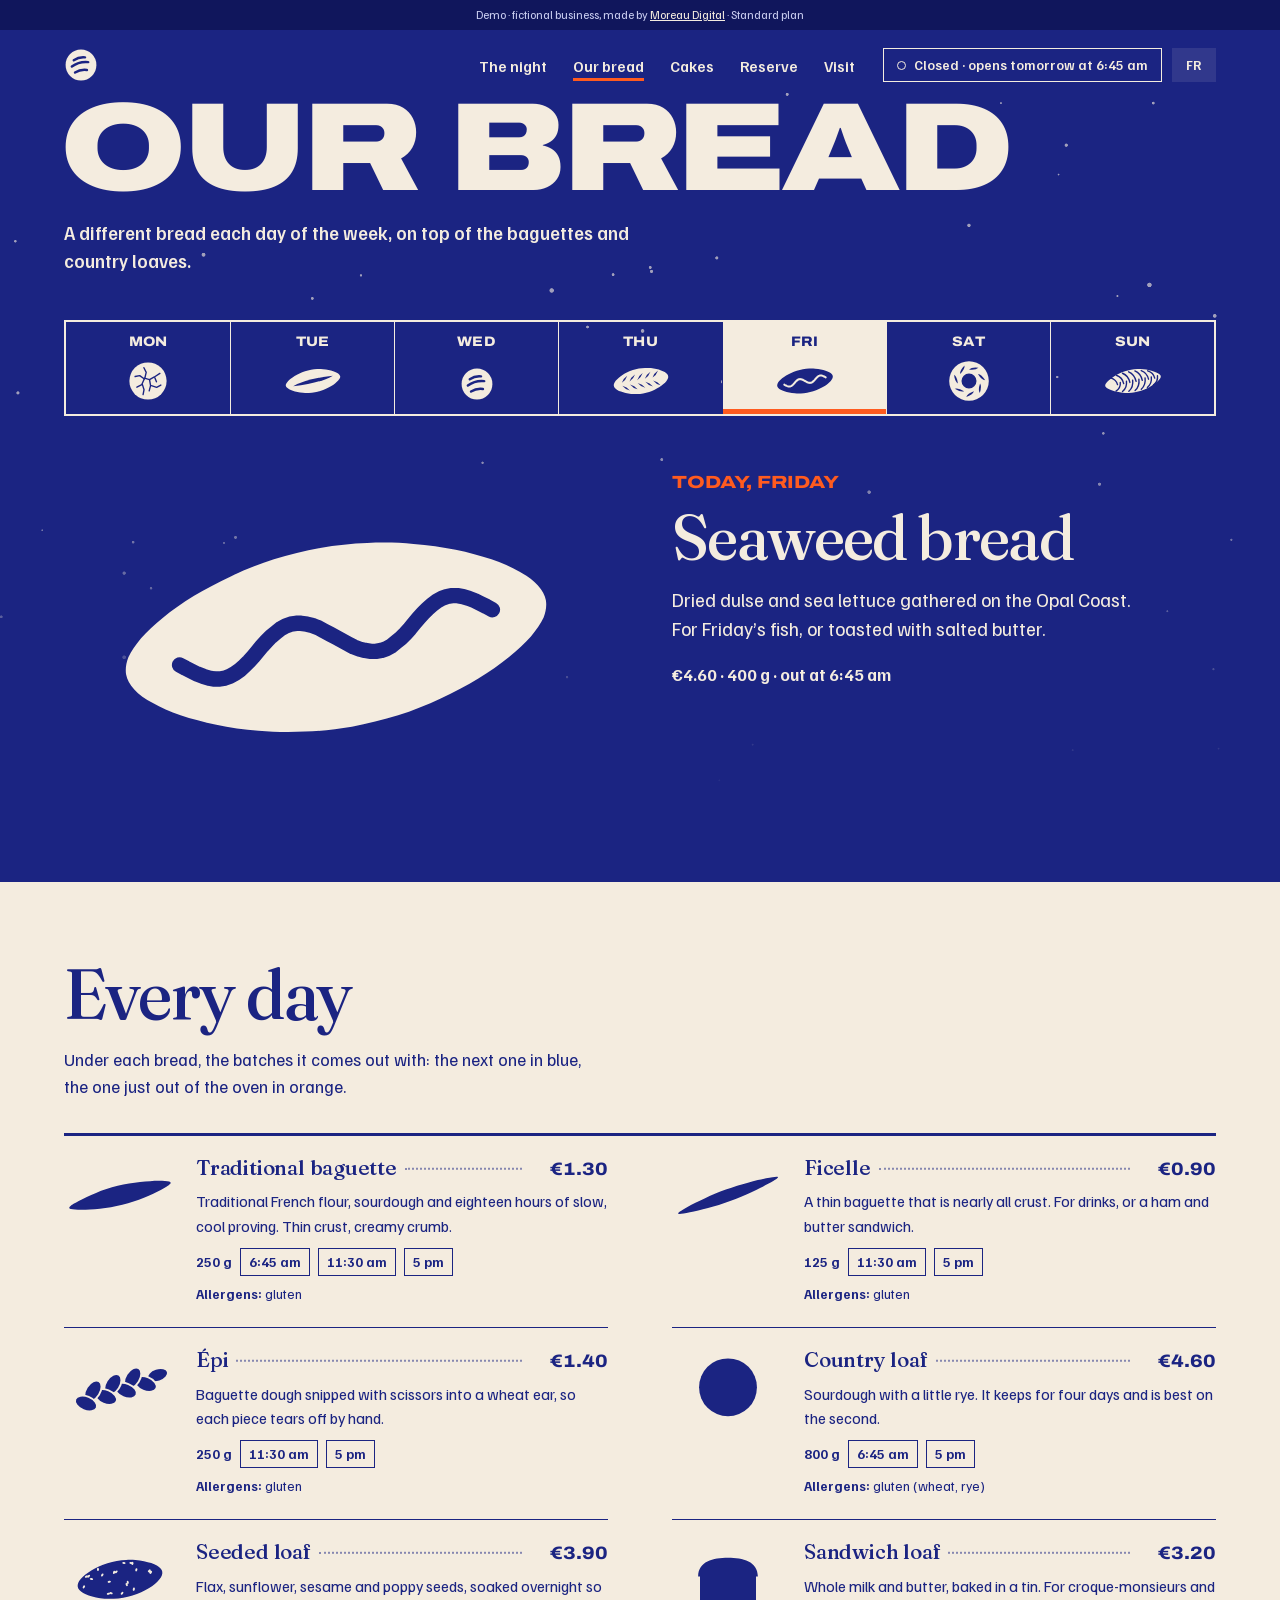
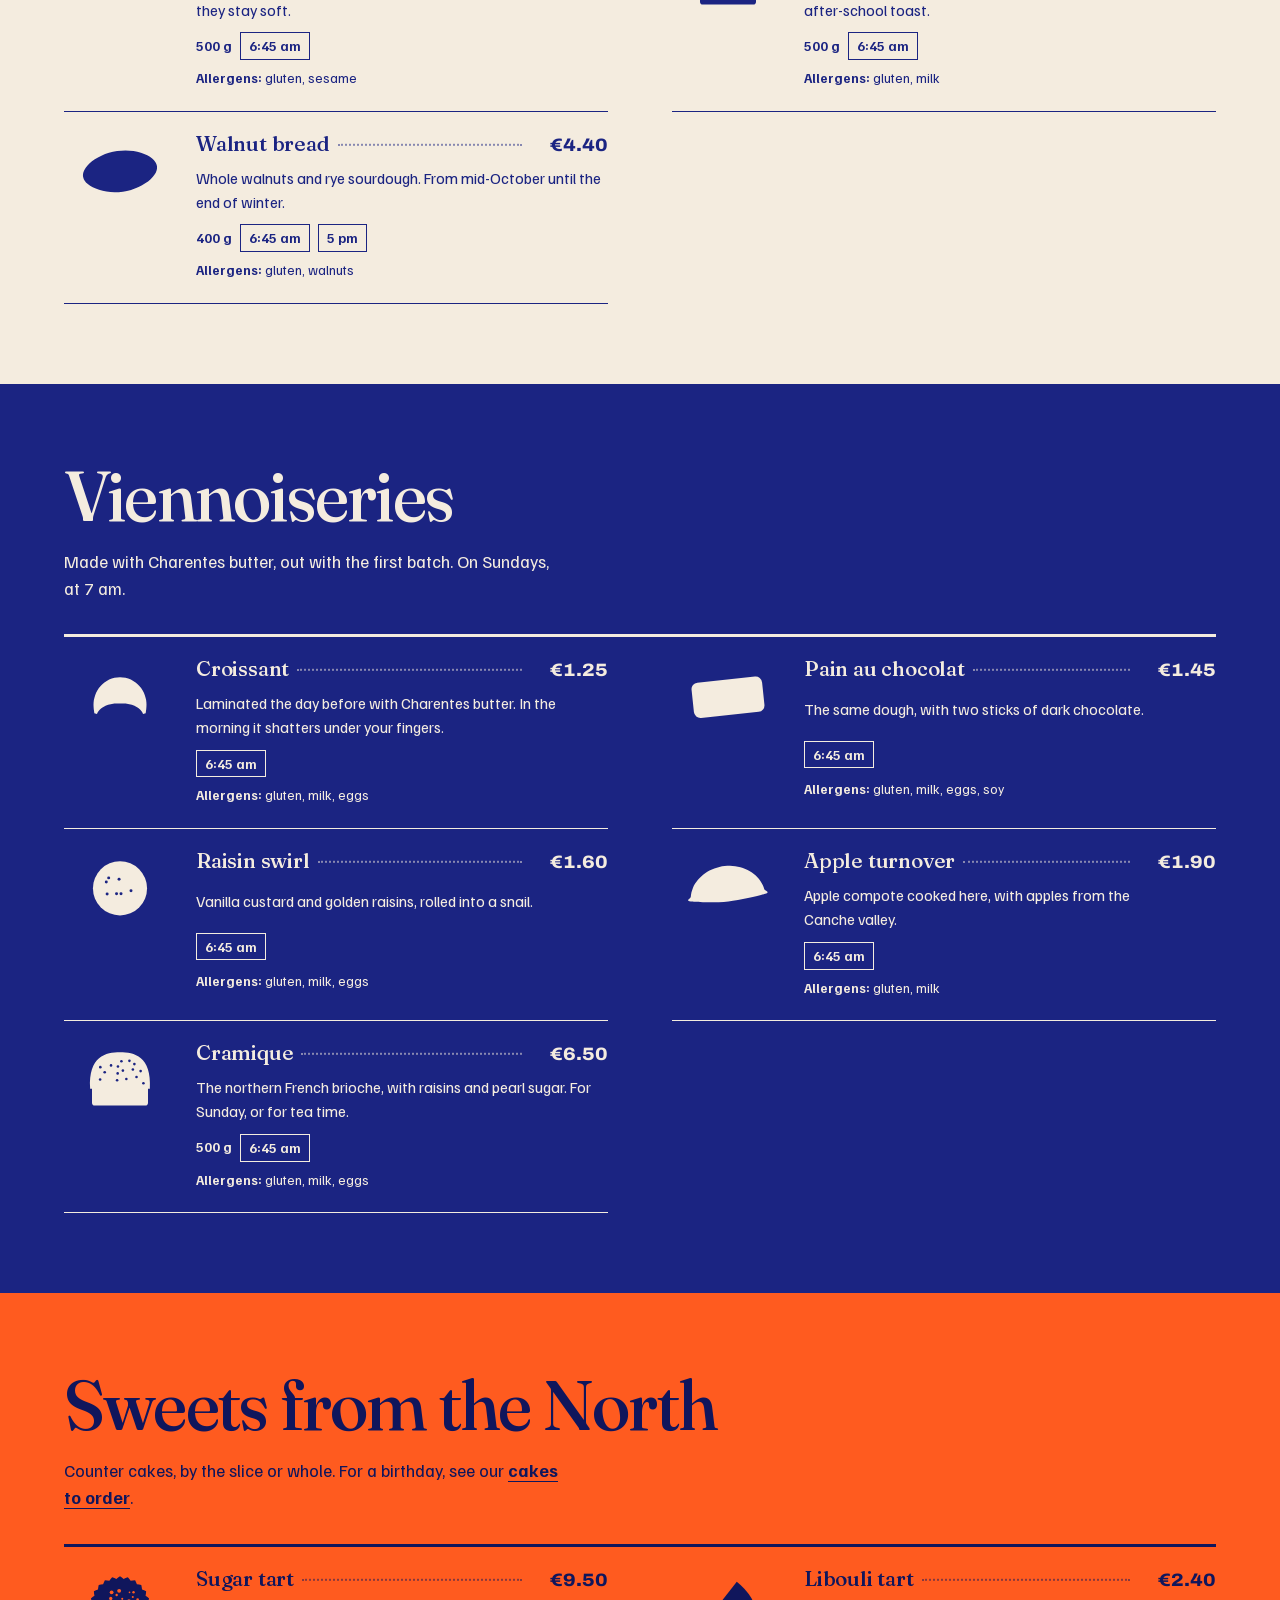
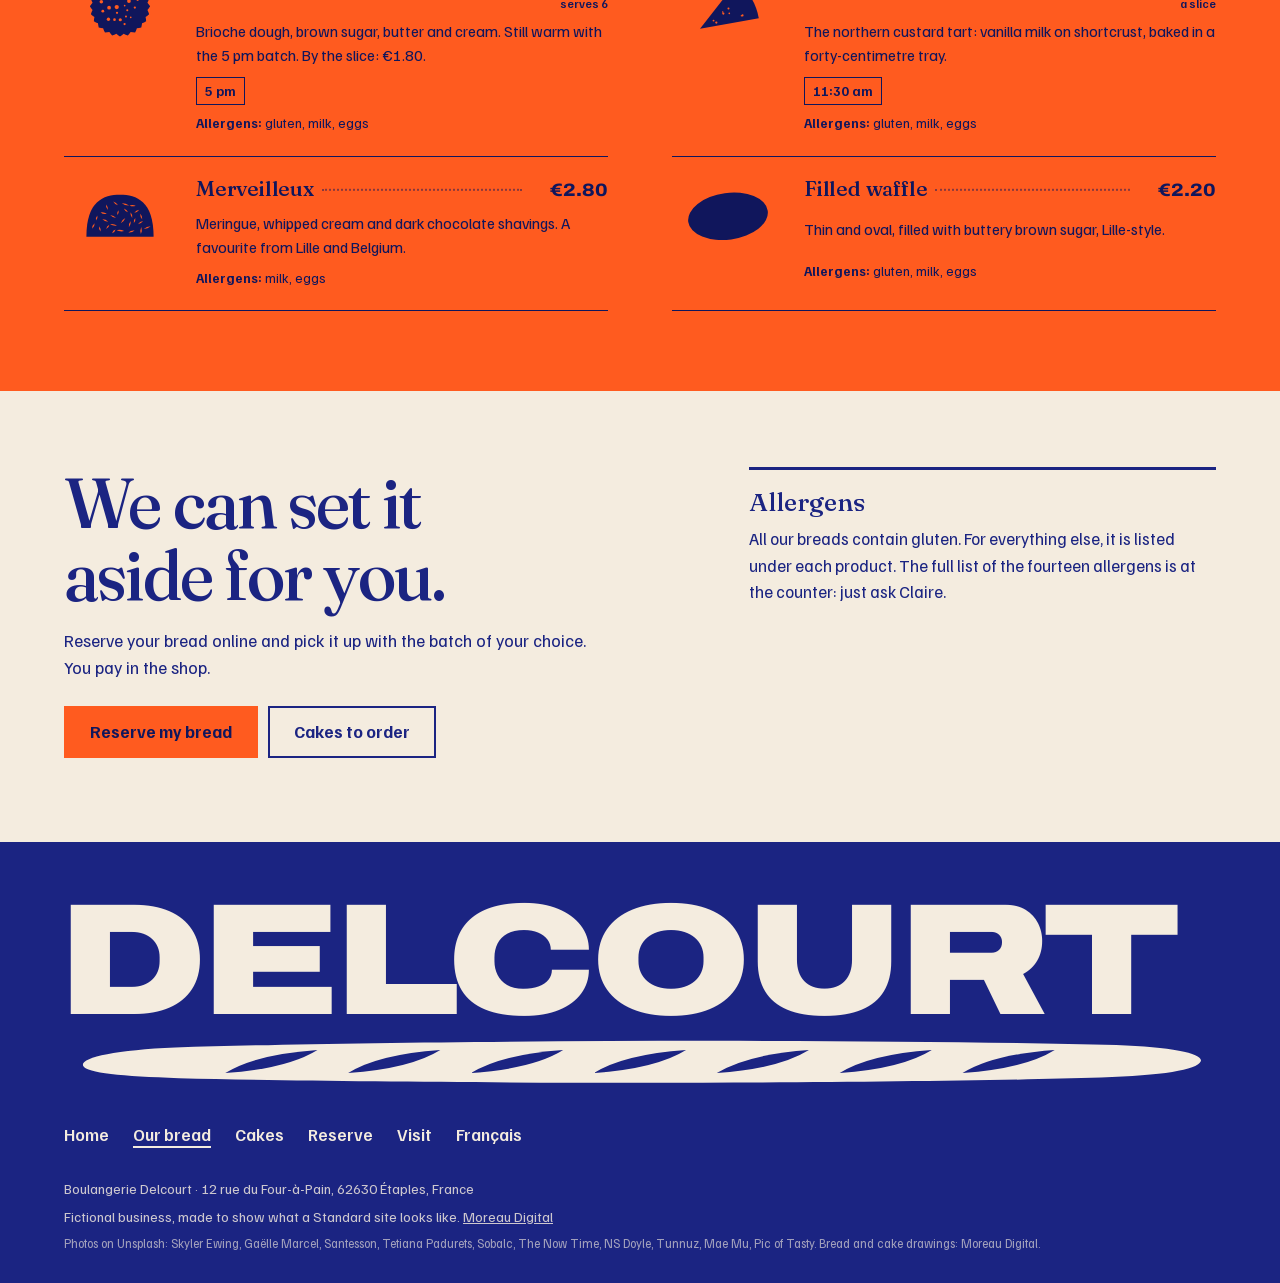
<file: en/bread.html>
<!DOCTYPE html>
<html lang="en" data-moment="jour">
<head>
  <meta charset="utf-8">
  <meta name="viewport" content="width=device-width, initial-scale=1, viewport-fit=cover">
  <title>Our bread · Delcourt Bakery, Étaples</title>
  <meta name="description" content="Today’s special bread and the full counter of Boulangerie Delcourt in Étaples: traditional baguette, sourdough country loaf, butter pastries, sugar tart. Prices and allergens.">
  <!-- Démo : commerce fictif, à ne pas indexer -->
  <meta name="robots" content="noindex, nofollow">
  <meta name="theme-color" content="#f4ecdf">
  <link rel="alternate" hreflang="fr" href="https://julesmoreau62.github.io/demo-boulangerie/pains.html">
  <link rel="alternate" hreflang="en" href="https://julesmoreau62.github.io/demo-boulangerie/en/bread.html">
  <link rel="preload" href="../fonts/archivo.woff2" as="font" type="font/woff2" crossorigin>
  <link rel="preload" href="../fonts/fraunces.woff2" as="font" type="font/woff2" crossorigin>
  <link rel="stylesheet" href="../style.css">
  <script>
    /* Avant le premier affichage : jour ou nuit à Étaples, pour ne pas clignoter. */
    (function (d) {
      d.classList.add("js");
      try {
        var q = /[?&]heure=(\d{1,2})(?:[:h](\d{2}))?/.exec(location.search);
        var p = q ? [q[1], q[2] || 0] : new Intl.DateTimeFormat("en-GB", { timeZone: "Europe/Paris", hour: "2-digit", minute: "2-digit", hourCycle: "h23" }).format(new Date()).split(":");
        var m = +p[0] * 60 + +p[1];
        d.setAttribute("data-moment", m >= 1200 || m < 390 ? "nuit" : "jour");
      } catch (e) {}
    })(document.documentElement);
  </script>
  <script src="../app.js" defer></script>

  <script type="application/ld+json">
  {
    "@context": "https://schema.org",
    "@type": "Menu",
    "name": "Boulangerie Delcourt",
    "inLanguage": "en",
    "hasMenuSection": [
      {
        "@type": "MenuSection",
        "name": "Bread of the day",
        "hasMenuItem": [
          { "@type": "MenuItem", "name": "Rye bread", "offers": {"@type": "Offer", "price": "4.20", "priceCurrency": "EUR"} },
          { "@type": "MenuItem", "name": "Spelt bread", "offers": {"@type": "Offer", "price": "4.90", "priceCurrency": "EUR"} },
          { "@type": "MenuItem", "name": "Beer bread", "offers": {"@type": "Offer", "price": "4.80", "priceCurrency": "EUR"} },
          { "@type": "MenuItem", "name": "Seaweed bread", "offers": {"@type": "Offer", "price": "4.60", "priceCurrency": "EUR"} },
          { "@type": "MenuItem", "name": "Sourdough crown", "offers": {"@type": "Offer", "price": "6.80", "priceCurrency": "EUR"} },
          { "@type": "MenuItem", "name": "Braided brioche", "offers": {"@type": "Offer", "price": "7.50", "priceCurrency": "EUR"} }
        ]
      },
      {
        "@type": "MenuSection",
        "name": "Every day",
        "hasMenuItem": [
          { "@type": "MenuItem", "name": "Traditional baguette", "offers": {"@type": "Offer", "price": "1.30", "priceCurrency": "EUR"} },
          { "@type": "MenuItem", "name": "Ficelle", "offers": {"@type": "Offer", "price": "0.90", "priceCurrency": "EUR"} },
          { "@type": "MenuItem", "name": "Épi", "offers": {"@type": "Offer", "price": "1.40", "priceCurrency": "EUR"} },
          { "@type": "MenuItem", "name": "Country loaf", "offers": {"@type": "Offer", "price": "4.60", "priceCurrency": "EUR"} },
          { "@type": "MenuItem", "name": "Seeded loaf", "offers": {"@type": "Offer", "price": "3.90", "priceCurrency": "EUR"} },
          { "@type": "MenuItem", "name": "Sandwich loaf", "offers": {"@type": "Offer", "price": "3.20", "priceCurrency": "EUR"} },
          { "@type": "MenuItem", "name": "Walnut bread", "offers": {"@type": "Offer", "price": "4.40", "priceCurrency": "EUR"} }
        ]
      },
      {
        "@type": "MenuSection",
        "name": "Viennoiseries",
        "hasMenuItem": [
          { "@type": "MenuItem", "name": "Croissant", "offers": {"@type": "Offer", "price": "1.25", "priceCurrency": "EUR"} },
          { "@type": "MenuItem", "name": "Pain au chocolat", "offers": {"@type": "Offer", "price": "1.45", "priceCurrency": "EUR"} },
          { "@type": "MenuItem", "name": "Raisin swirl", "offers": {"@type": "Offer", "price": "1.60", "priceCurrency": "EUR"} },
          { "@type": "MenuItem", "name": "Apple turnover", "offers": {"@type": "Offer", "price": "1.90", "priceCurrency": "EUR"} },
          { "@type": "MenuItem", "name": "Cramique", "offers": {"@type": "Offer", "price": "6.50", "priceCurrency": "EUR"} }
        ]
      },
      {
        "@type": "MenuSection",
        "name": "Sweets from the North",
        "hasMenuItem": [
          { "@type": "MenuItem", "name": "Sugar tart", "offers": {"@type": "Offer", "price": "9.50", "priceCurrency": "EUR"} },
          { "@type": "MenuItem", "name": "Libouli tart", "offers": {"@type": "Offer", "price": "2.40", "priceCurrency": "EUR"} },
          { "@type": "MenuItem", "name": "Merveilleux", "offers": {"@type": "Offer", "price": "2.80", "priceCurrency": "EUR"} },
          { "@type": "MenuItem", "name": "Filled waffle", "offers": {"@type": "Offer", "price": "2.20", "priceCurrency": "EUR"} }
        ]
      }
    ]
  }
  </script>
</head>
<body>

  <svg width="0" height="0" style="position:absolute" aria-hidden="true" focusable="false">
    <defs>
      <!-- La marque : une boule de pain vue du dessus, trois coups de lame. La nuit, c'est aussi la lune. -->
      <mask id="grigne" maskUnits="userSpaceOnUse" x="0" y="0" width="32" height="32">
        <rect width="32" height="32" fill="#fff"/>
        <path d="M9.2 11.6c3.2-2.3 7-3.2 10.6-2.8M7.4 17.4c4.4-3.2 9.9-4.6 15.4-4.1M10.4 23.1c3.3-2.1 7.3-2.9 11.2-2.4" fill="none" stroke="#000" stroke-width="2.3" stroke-linecap="round"/>
      </mask>
      <!-- La baguette des sachets : sept coups de lame -->
      <path id="baguette-corps" d="M10 47C8 34 26 22 58 18C180 6 420 4 548 14C578 17 594 28 592 40C590 53 572 62 540 65C420 76 180 75 60 66C30 63 12 58 10 47Z"/>
    </defs>
    <symbol id="marque" viewBox="0 0 32 32"><circle cx="16" cy="16" r="14.5" fill="currentColor" mask="url(#grigne)"/></symbol>
    <symbol id="i-tel" viewBox="0 0 24 24"><path fill="currentColor" d="M6.6 10.8a15.1 15.1 0 0 0 6.6 6.6l2.2-2.2a1 1 0 0 1 1-.25 11.4 11.4 0 0 0 3.6.57 1 1 0 0 1 1 1V20a1 1 0 0 1-1 1A17 17 0 0 1 3 4a1 1 0 0 1 1-1h3.5a1 1 0 0 1 1 1c0 1.25.2 2.45.57 3.57a1 1 0 0 1-.25 1z"/></symbol>
    <symbol id="i-fleche" viewBox="0 0 24 24"><path d="M4 12h15M13 6l6 6-6 6" fill="none" stroke="currentColor" stroke-width="2.2" stroke-linecap="round" stroke-linejoin="round"/></symbol>
    <symbol id="i-bas" viewBox="0 0 24 24"><path d="M12 4v15M6 13l6 6 6-6" fill="none" stroke="currentColor" stroke-width="2.2" stroke-linecap="round" stroke-linejoin="round"/></symbol>
    <symbol id="i-menu" viewBox="0 0 24 24"><path d="M4 6.5h16M4 12h16M4 17.5h16" fill="none" stroke="currentColor" stroke-width="2.2"/></symbol>
    <symbol id="i-fermer" viewBox="0 0 24 24"><path d="M5.5 5.5l13 13M18.5 5.5l-13 13" fill="none" stroke="currentColor" stroke-width="2.2"/></symbol>
  </svg>

  <p class="bandeau-demo">Demo · fictional business, made by <a href="https://moreaudigital.fr/">Moreau Digital</a> · Standard plan</p>

  <header class="barre">
    <a class="barre__marque" href="index.html"><svg aria-hidden="true"><use href="#marque"/></svg><span class="visuellement-cache">Delcourt, home</span></a>
    <nav class="barre__nav" aria-label="Site pages">
      <a href="index.html#nuit">The night</a>
      <a href="bread.html" aria-current="page">Our bread</a>
      <a href="cakes.html">Cakes</a>
      <a href="index.html#reserver">Reserve</a>
      <a href="index.html#venir">Visit</a>
    </nav>
    <p class="etat" data-etat hidden><span class="etat__point" aria-hidden="true"></span><span data-etat-texte></span></p>
    <a class="langue" href="../pains.html" hreflang="fr" lang="fr" aria-label="Version française">FR</a>
  </header>

  <main id="haut">

    <!-- Nos pains : le pain du jour en haut, puis tout le comptoir -->
    <section class="page-tete" aria-labelledby="titre">
      <h1 id="titre" class="page-tete__titre" data-enseigne>Our bread</h1>
      <p class="page-tete__sous">A different bread each day of the week, on top of the baguettes and country loaves.</p>

      <div class="du-jour" data-semaine data-aujourdhui="Today">
        <h2 class="visuellement-cache">The bread of the day</h2>
        <ol class="jours">
          <li class="jour" id="jour-1" data-jour="1" data-court="Mon">
            <p class="jour__nom" data-jour-nom>Monday</p>
            <svg class="picto jour__picto" viewBox="0 0 120 80" aria-hidden="true" focusable="false" data-entaille><circle class="picto__corps" cx="60" cy="40" r="31"/><path class="picto__trait" pathLength="1" style="--i:0;stroke-width:2.3" d="M53.5 36.3L46.2 31L38.5 32.5"/><path class="picto__trait" pathLength="1" style="--i:1;stroke-width:2.3" d="M54.5 36L57 25.6L53.2 17.8"/><path class="picto__trait" pathLength="1" style="--i:2;stroke-width:2.3" d="M54.1 35.3L62.5 37.6L70.6 33.3L79.8 27.4"/><path class="picto__trait" pathLength="1" style="--i:3;stroke-width:2.3" d="M62.6 38.2L64.3 47.7L62 56.4"/><path class="picto__trait" pathLength="1" style="--i:4;stroke-width:2.3" d="M65.7 47.8L74.4 50.5L81.4 46.7"/><path class="picto__trait" pathLength="1" style="--i:5;stroke-width:2.3" d="M53.9 36.1L49.7 46L41.5 50.3"/><path class="picto__trait" pathLength="1" style="--i:6;stroke-width:2.3" d="M50.6 45.6L53.4 54.5L51.8 62.6"/><path class="picto__trait" pathLength="1" style="--i:7;stroke-width:2.3" d="M71.4 34.4L74.1 41.4"/></svg>
            <h3 class="jour__pain">Rye bread</h3>
            <p class="jour__texte">Rye and sourdough: a dense, slightly tangy crumb. With oysters or smoked mackerel, nothing beats it.</p>
            <p class="jour__infos">€4.20 · 500&nbsp;g · out at 6:45&nbsp;am</p>
          </li>
          <li class="jour" id="jour-2" data-jour="2" data-court="Tue">
            <p class="jour__nom" data-jour-nom>Tuesday</p>
            <svg class="picto jour__picto" viewBox="0 0 120 80" aria-hidden="true" focusable="false" data-entaille><path class="picto__corps" d="M105.3 32C105.5 33.1 105.3 34.2 104.7 35.4C104.2 36.6 103.2 37.9 102 39.3C100.7 40.6 99.1 42.1 97.2 43.6C95.3 45.1 93 46.7 90.6 48.2C88.1 49.7 85.4 51.3 82.5 52.6C79.6 53.9 76.5 55.2 73.3 56.2C70.1 57.3 66.7 58.1 63.3 58.7C59.9 59.3 56.4 59.7 53.1 59.8C49.7 59.9 46.3 59.8 43.2 59.5C40 59.3 36.9 58.8 34.1 58.2C31.3 57.6 28.6 56.9 26.3 56.1C24 55.4 22 54.5 20.3 53.7C18.7 52.8 17.3 51.9 16.4 51C15.5 50 14.9 49 14.7 48C14.5 46.9 14.7 45.8 15.3 44.6C15.8 43.4 16.8 42.1 18 40.7C19.3 39.4 20.9 37.9 22.8 36.4C24.7 34.9 27 33.3 29.4 31.8C31.9 30.3 34.6 28.7 37.5 27.4C40.4 26.1 43.5 24.8 46.7 23.8C49.9 22.7 53.3 21.9 56.7 21.3C60.1 20.7 63.6 20.3 66.9 20.2C70.3 20.1 73.7 20.2 76.8 20.5C80 20.7 83.1 21.2 85.9 21.8C88.7 22.4 91.4 23.1 93.7 23.9C96 24.6 98 25.5 99.7 26.3C101.3 27.2 102.7 28.1 103.6 29C104.5 30 105.1 31 105.3 32Z"/><path class="picto__lame" style="--i:0" d="M27 48.9Q46.8 36.8 93 31.1Q73.2 43.2 27 48.9Z"/></svg>
            <h3 class="jour__pain">Spelt bread</h3>
            <p class="jour__texte">Nothing but spelt flour: a nutty taste, and it keeps for three days.</p>
            <p class="jour__infos">€4.90 · 500&nbsp;g · out at 6:45&nbsp;am</p>
          </li>
          <li class="jour jour--ferme" id="jour-3" data-jour="3" data-court="Wed">
            <p class="jour__nom" data-jour-nom>Wednesday</p>
            <svg class="jour__lune" viewBox="0 0 32 32" aria-hidden="true" focusable="false"><use href="#marque"/></svg>
            <h3 class="jour__pain">We rest.</h3>
            <p class="jour__texte">The shop is closed. Antoine starts again at 10&nbsp;pm, for Thursday’s bread.</p>
          </li>
          <li class="jour" id="jour-4" data-jour="4" data-court="Thu">
            <p class="jour__nom" data-jour-nom>Thursday</p>
            <svg class="picto jour__picto" viewBox="0 0 120 80" aria-hidden="true" focusable="false" data-entaille><path class="picto__corps" d="M105.3 32C105.5 33.3 105.4 34.6 104.8 36C104.3 37.4 103.4 38.9 102.2 40.5C100.9 42 99.3 43.6 97.4 45.2C95.6 46.8 93.3 48.5 90.9 50.1C88.5 51.6 85.7 53.2 82.8 54.5C79.9 55.9 76.8 57.2 73.6 58.2C70.4 59.2 67 60.1 63.6 60.7C60.3 61.3 56.8 61.6 53.4 61.8C50.1 61.9 46.7 61.8 43.5 61.5C40.3 61.2 37.2 60.6 34.4 60C31.6 59.4 28.9 58.6 26.6 57.7C24.3 56.9 22.2 55.9 20.5 54.9C18.9 53.8 17.5 52.7 16.5 51.6C15.5 50.5 14.9 49.3 14.7 48C14.5 46.7 14.6 45.4 15.2 44C15.7 42.6 16.6 41.1 17.8 39.5C19.1 38 20.7 36.4 22.6 34.8C24.4 33.2 26.7 31.5 29.1 29.9C31.5 28.4 34.3 26.8 37.2 25.5C40.1 24.1 43.2 22.8 46.4 21.8C49.6 20.8 53 19.9 56.4 19.3C59.7 18.7 63.2 18.4 66.6 18.2C69.9 18.1 73.3 18.2 76.5 18.5C79.7 18.8 82.8 19.4 85.6 20C88.4 20.6 91.1 21.4 93.4 22.3C95.7 23.1 97.8 24.1 99.5 25.1C101.1 26.2 102.5 27.3 103.5 28.4C104.5 29.5 105.1 30.7 105.3 32Z"/><path class="picto__lame" style="--i:0" d="M28.1 43.1Q30.5 35.6 37.1 31.3Q34.7 38.8 28.1 43.1Z"/><path class="picto__lame" style="--i:1" d="M28.9 48Q36.6 49.8 41.5 56Q33.8 54.2 28.9 48Z"/><path class="picto__lame" style="--i:2" d="M40.9 40.8Q43.3 33.4 50 29.1Q47.5 36.5 40.9 40.8Z"/><path class="picto__lame" style="--i:3" d="M41.7 45.8Q49.4 47.5 54.3 53.7Q46.6 51.9 41.7 45.8Z"/><path class="picto__lame" style="--i:4" d="M53.7 38.6Q56.1 31.1 62.8 26.8Q60.3 34.3 53.7 38.6Z"/><path class="picto__lame" style="--i:5" d="M54.5 43.5Q62.2 45.3 67.1 51.4Q59.4 49.7 54.5 43.5Z"/><path class="picto__lame" style="--i:6" d="M66.5 36.3Q69 28.9 75.6 24.6Q73.1 32 66.5 36.3Z"/><path class="picto__lame" style="--i:7" d="M67.3 41.2Q75 43 79.9 49.2Q72.2 47.4 67.3 41.2Z"/><path class="picto__lame" style="--i:8" d="M79.3 34.1Q81.8 26.6 88.4 22.3Q85.9 29.8 79.3 34.1Z"/><path class="picto__lame" style="--i:9" d="M80.1 39Q87.8 40.8 92.7 46.9Q85 45.2 80.1 39Z"/></svg>
            <h3 class="jour__pain">Beer bread</h3>
            <p class="jour__texte">The dough is made with a blonde ale from a Boulonnais brewery. Thick crust, golden crumb, a hint of malt.</p>
            <p class="jour__infos">€4.80 · 600&nbsp;g · out at 11:30&nbsp;am</p>
          </li>
          <li class="jour" id="jour-5" data-jour="5" data-court="Fri">
            <p class="jour__nom" data-jour-nom>Friday</p>
            <svg class="picto jour__picto" viewBox="0 0 120 80" aria-hidden="true" focusable="false" data-entaille><path class="picto__corps" d="M106.3 31.8C106.5 33 106.3 34.3 105.8 35.6C105.2 36.9 104.2 38.3 103 39.8C101.7 41.3 100 42.8 98.1 44.4C96.2 45.9 93.9 47.6 91.4 49.1C88.9 50.6 86 52.2 83.1 53.5C80.1 54.9 76.9 56.2 73.7 57.2C70.4 58.2 66.9 59.1 63.5 59.7C60 60.3 56.5 60.7 53.1 60.8C49.6 61 46.2 60.9 42.9 60.6C39.7 60.4 36.5 59.9 33.6 59.3C30.8 58.7 28.1 58 25.7 57.2C23.4 56.4 21.3 55.5 19.6 54.5C17.9 53.6 16.5 52.6 15.5 51.5C14.5 50.4 13.9 49.3 13.7 48.2C13.5 47 13.7 45.7 14.2 44.4C14.8 43.1 15.8 41.7 17 40.2C18.3 38.7 20 37.2 21.9 35.6C23.8 34.1 26.1 32.4 28.6 30.9C31.1 29.4 34 27.8 36.9 26.5C39.9 25.1 43.1 23.8 46.3 22.8C49.6 21.8 53.1 20.9 56.5 20.3C60 19.7 63.5 19.3 66.9 19.2C70.4 19 73.8 19.1 77.1 19.4C80.3 19.6 83.5 20.1 86.4 20.7C89.2 21.3 91.9 22 94.3 22.8C96.6 23.6 98.7 24.5 100.4 25.5C102.1 26.4 103.5 27.4 104.5 28.5C105.5 29.6 106.1 30.7 106.3 31.8Z"/><path class="picto__trait" pathLength="1" style="--i:0;stroke-width:3.4" d="M25.5 46.1L26.8 46.8L28.2 47.5L29.4 48.1L30.7 48.6L32 49L33.2 49.2L34.4 49.2L35.5 49L36.6 48.6L37.7 48L38.8 47.2L39.8 46.3L40.8 45.3L41.8 44.2L42.8 43L43.7 41.9L44.7 40.8L45.7 39.8L46.8 38.9L47.8 38.1L48.9 37.5L50 37.1L51.2 36.9L52.3 36.9L53.6 37.1L54.8 37.4L56.1 37.9L57.4 38.6L58.7 39.3L60 40L61.3 40.7L62.6 41.4L63.9 42.1L65.2 42.6L66.4 42.9L67.7 43.1L68.8 43.1L70 42.9L71.1 42.5L72.2 41.9L73.2 41.1L74.3 40.2L75.3 39.2L76.3 38.1L77.2 37L78.2 35.8L79.2 34.7L80.2 33.7L81.2 32.8L82.3 32L83.4 31.4L84.5 31L85.6 30.8L86.8 30.8L88 31L89.3 31.4L90.6 31.9L91.8 32.5L93.2 33.2L94.5 33.9"/></svg>
            <h3 class="jour__pain">Seaweed bread</h3>
            <p class="jour__texte">Dried dulse and sea lettuce gathered on the Opal Coast. For Friday’s fish, or toasted with salted butter.</p>
            <p class="jour__infos">€4.60 · 400&nbsp;g · out at 6:45&nbsp;am</p>
          </li>
          <li class="jour" id="jour-6" data-jour="6" data-court="Sat">
            <p class="jour__nom" data-jour-nom>Saturday</p>
            <svg class="picto jour__picto" viewBox="0 0 120 80" aria-hidden="true" focusable="false" data-entaille><path class="picto__corps" fill-rule="evenodd" d="M93 40A33 33 0 1 0 27 40A33 33 0 1 0 93 40ZM72.5 40A12.5 12.5 0 1 1 47.5 40A12.5 12.5 0 1 1 72.5 40Z"/><path class="picto__lame" style="--i:0" d="M60 21Q64.5 16.7 75.7 18Q71.2 22.3 60 21Z"/><path class="picto__lame" style="--i:1" d="M74.9 28.2Q81 29 87 38.6Q80.8 37.8 74.9 28.2Z"/><path class="picto__lame" style="--i:2" d="M78.5 44.2Q81.7 49.5 77.9 60.2Q74.7 54.9 78.5 44.2Z"/><path class="picto__lame" style="--i:3" d="M68.2 57.1Q66.1 62.9 55.4 66.6Q57.6 60.8 68.2 57.1Z"/><path class="picto__lame" style="--i:4" d="M51.8 57.1Q45.9 59.1 36.3 53Q42.2 51 51.8 57.1Z"/><path class="picto__lame" style="--i:5" d="M41.5 44.2Q36.3 40.8 35.1 29.6Q40.3 33 41.5 44.2Z"/><path class="picto__lame" style="--i:6" d="M45.1 28.2Q44.6 22 52.6 14Q53.2 20.2 45.1 28.2Z"/></svg>
            <h3 class="jour__pain">Sourdough crown</h3>
            <p class="jour__texte">A large ring to set in the middle of the table and tear by hand, for family lunches.</p>
            <p class="jour__infos">€6.80 · 1&nbsp;kg · out at 11:30&nbsp;am</p>
          </li>
          <li class="jour" id="jour-0" data-jour="0" data-court="Sun">
            <p class="jour__nom" data-jour-nom>Sunday</p>
            <svg class="picto jour__picto" viewBox="0 0 120 80" aria-hidden="true" focusable="false" data-entaille><path class="picto__corps" d="M106.3 31.8C106.5 32.8 106.2 33.9 105.7 35C105.1 36.2 104.1 37.4 102.8 38.8C101.5 40.1 99.8 41.6 97.9 43.1C95.9 44.7 93.6 46.3 91.1 47.8C88.6 49.4 85.8 51 82.9 52.4C79.9 53.8 76.7 55.1 73.5 56.2C70.2 57.2 66.7 58.1 63.3 58.7C59.9 59.3 56.3 59.7 52.9 59.8C49.4 59.9 46 59.7 42.7 59.4C39.5 59.2 36.3 58.6 33.4 58C30.5 57.4 27.8 56.7 25.5 55.9C23.2 55.2 21.1 54.3 19.4 53.5C17.7 52.7 16.3 51.8 15.4 50.9C14.5 50 13.9 49.2 13.7 48.2C13.5 47.2 13.8 46.1 14.3 45C14.9 43.8 15.9 42.6 17.2 41.2C18.5 39.9 20.2 38.4 22.1 36.9C24.1 35.3 26.4 33.7 28.9 32.2C31.4 30.6 34.2 29 37.1 27.6C40.1 26.2 43.3 24.9 46.5 23.8C49.8 22.8 53.3 21.9 56.7 21.3C60.1 20.7 63.7 20.3 67.1 20.2C70.6 20.1 74 20.3 77.3 20.6C80.5 20.8 83.7 21.4 86.6 22C89.5 22.6 92.2 23.3 94.5 24.1C96.8 24.8 98.9 25.7 100.6 26.5C102.3 27.3 103.7 28.2 104.6 29.1C105.5 30 106.1 30.8 106.3 31.8Z"/><path class="picto__trait" pathLength="1" style="--i:0;stroke-width:2.3" d="M22.5 34.7Q32.1 37.3 34.2 46.1"/><path class="picto__trait" pathLength="1" style="--i:1;stroke-width:2.3" d="M31.7 56.9Q39.8 51.2 38.8 42.2"/><path class="picto__trait" pathLength="1" style="--i:2;stroke-width:2.3" d="M32.4 30.4Q42.2 33.9 44.5 44.3"/><path class="picto__trait" pathLength="1" style="--i:3;stroke-width:2.3" d="M42.5 57.5Q50.4 50.9 49.1 40.4"/><path class="picto__trait" pathLength="1" style="--i:4;stroke-width:2.3" d="M42.5 27.1Q52.3 31.1 54.8 42.4"/><path class="picto__trait" pathLength="1" style="--i:5;stroke-width:2.3" d="M53.1 57.2Q61 50 59.4 38.6"/><path class="picto__trait" pathLength="1" style="--i:6;stroke-width:2.3" d="M52.7 24.7Q62.6 28.9 65.2 40.6"/><path class="picto__trait" pathLength="1" style="--i:7;stroke-width:2.3" d="M63.5 56Q71.4 48.6 69.8 36.8"/><path class="picto__trait" pathLength="1" style="--i:8;stroke-width:2.3" d="M63.1 23.2Q73 27.3 75.5 38.8"/><path class="picto__trait" pathLength="1" style="--i:9;stroke-width:2.3" d="M73.8 53.8Q81.7 46.6 80.1 34.9"/><path class="picto__trait" pathLength="1" style="--i:10;stroke-width:2.3" d="M73.7 22.6Q83.5 26.3 85.9 37"/><path class="picto__trait" pathLength="1" style="--i:11;stroke-width:2.3" d="M83.9 50.7Q91.9 43.9 90.5 33.1"/><path class="picto__trait" pathLength="1" style="--i:12;stroke-width:2.3" d="M84.4 23Q94.1 25.8 96.2 35.1"/><path class="picto__trait" pathLength="1" style="--i:13;stroke-width:2.3" d="M93.9 46.8Q102 40.7 100.8 31.3"/></svg>
            <h3 class="jour__pain">Braided brioche</h3>
            <p class="jour__texte">Butter, eggs and whole milk, braided in three strands at 4&nbsp;am. For Sunday breakfast.</p>
            <p class="jour__infos">€7.50 · 500&nbsp;g · out at 7&nbsp;am</p>
          </li>
        </ol>
      </div>
    </section>

    <section class="carte" id="pains" aria-labelledby="pains-titre">
      <div class="contenu">
        <h2 id="pains-titre" class="titre">Every day</h2>
        <p class="chapo">Under each bread, the batches it comes out with: the next one in blue, the one just out of the oven in orange.</p>
        <ul class="articles">
          <li class="article">
            <svg class="picto article__picto" viewBox="0 0 120 80" aria-hidden="true" focusable="false" data-entaille><path class="picto__corps" d="M114.3 26.5C114.5 26.9 114.1 27.5 113.3 28.2C112.6 29 111.3 29.8 109.7 30.9C108.1 31.9 106.1 33 103.7 34.3C101.3 35.5 98.6 36.9 95.6 38.3C92.6 39.7 89.2 41.2 85.7 42.6C82.2 44 78.4 45.5 74.5 46.7C70.7 48 66.6 49.2 62.5 50.2C58.5 51.2 54.3 52.1 50.3 52.8C46.3 53.5 42.3 54 38.5 54.4C34.8 54.8 31.1 55.1 27.8 55.2C24.5 55.4 21.4 55.5 18.7 55.5C16.1 55.5 13.7 55.4 11.8 55.3C9.9 55.1 8.4 54.9 7.4 54.7C6.4 54.4 5.8 54 5.7 53.5C5.5 53.1 5.9 52.5 6.7 51.8C7.4 51 8.7 50.2 10.3 49.1C11.9 48.1 13.9 47 16.3 45.7C18.7 44.5 21.4 43.1 24.4 41.7C27.4 40.3 30.8 38.8 34.3 37.4C37.8 36 41.6 34.5 45.5 33.3C49.3 32 53.4 30.8 57.5 29.8C61.5 28.8 65.7 27.9 69.7 27.2C73.7 26.5 77.7 26 81.5 25.6C85.2 25.2 88.9 24.9 92.2 24.8C95.5 24.6 98.6 24.5 101.3 24.5C103.9 24.5 106.3 24.6 108.2 24.7C110.1 24.9 111.6 25.1 112.6 25.3C113.6 25.6 114.2 26 114.3 26.5Z"/><path class="picto__lame" style="--i:0" d="M18.1 53.7Q22.1 47.3 35.9 42.7Q31.9 49.2 18.1 53.7Z"/><path class="picto__lame" style="--i:1" d="M34.6 49.6Q38.6 43.2 52.4 38.6Q48.4 45.1 34.6 49.6Z"/><path class="picto__lame" style="--i:2" d="M51.1 45.5Q55.1 39 68.9 34.5Q64.9 41 51.1 45.5Z"/><path class="picto__lame" style="--i:3" d="M67.6 41.4Q71.6 34.9 85.4 30.4Q81.4 36.8 67.6 41.4Z"/><path class="picto__lame" style="--i:4" d="M84.1 37.3Q88.1 30.8 101.9 26.3Q97.9 32.7 84.1 37.3Z"/></svg>
            <h3 class="article__nom">Traditional baguette</h3>
            <p class="article__prix">€1.30</p>
            <p class="article__texte">Traditional French flour, sourdough and eighteen hours of slow, cool proving. Thin crust, creamy crumb.</p>
            <p class="article__infos"><span>250&nbsp;g</span> <span class="visuellement-cache">Out of the oven at</span> <span class="fournee" data-f="0">6:45&nbsp;am</span> <span class="fournee" data-f="1">11:30&nbsp;am</span> <span class="fournee" data-f="2">5&nbsp;pm</span></p>
            <p class="article__allergenes"><span>Allergens:</span> gluten</p>
          </li>
          <li class="article">
            <svg class="picto article__picto" viewBox="0 0 120 80" aria-hidden="true" focusable="false" data-entaille><path class="picto__corps" d="M113.6 20.5C113.7 20.8 113.3 21.2 112.5 21.9C111.8 22.5 110.5 23.3 108.9 24.3C107.3 25.3 105.3 26.4 103 27.7C100.6 29 97.9 30.5 94.9 32C91.9 33.5 88.6 35.1 85.1 36.7C81.7 38.3 77.9 40 74.1 41.6C70.3 43.2 66.2 44.8 62.3 46.2C58.3 47.6 54.2 49 50.2 50.3C46.3 51.5 42.3 52.6 38.6 53.6C35 54.6 31.3 55.5 28.1 56.3C24.9 57 21.8 57.7 19.2 58.2C16.6 58.7 14.3 59.1 12.4 59.4C10.6 59.7 9.1 59.9 8.1 59.9C7.1 59.9 6.5 59.8 6.4 59.5C6.3 59.2 6.7 58.8 7.5 58.1C8.2 57.5 9.5 56.7 11.1 55.7C12.7 54.7 14.7 53.6 17 52.3C19.4 51 22.1 49.5 25.1 48C28.1 46.5 31.4 44.9 34.9 43.3C38.3 41.7 42.1 40 45.9 38.4C49.7 36.8 53.8 35.2 57.7 33.8C61.7 32.4 65.8 31 69.8 29.7C73.7 28.5 77.7 27.4 81.4 26.4C85 25.4 88.7 24.5 91.9 23.7C95.1 23 98.2 22.3 100.8 21.8C103.4 21.3 105.7 20.9 107.6 20.6C109.4 20.3 110.9 20.1 111.9 20.1C112.9 20.1 113.5 20.2 113.6 20.5Z"/><path class="picto__lame" style="--i:0" d="M25.4 54.7Q29.3 49.5 41 44.8Q37.2 50 25.4 54.7Z"/><path class="picto__lame" style="--i:1" d="M43.3 48.2Q47.1 43 58.8 38.3Q55 43.5 43.3 48.2Z"/><path class="picto__lame" style="--i:2" d="M61.2 41.7Q65 36.5 76.7 31.8Q72.9 37 61.2 41.7Z"/><path class="picto__lame" style="--i:3" d="M79 35.2Q82.8 30 94.6 25.3Q90.7 30.5 79 35.2Z"/></svg>
            <h3 class="article__nom">Ficelle</h3>
            <p class="article__prix">€0.90</p>
            <p class="article__texte">A thin baguette that is nearly all crust. For drinks, or a ham and butter sandwich.</p>
            <p class="article__infos"><span>125&nbsp;g</span> <span class="visuellement-cache">Out of the oven at</span> <span class="fournee" data-f="1">11:30&nbsp;am</span> <span class="fournee" data-f="2">5&nbsp;pm</span></p>
            <p class="article__allergenes"><span>Allergens:</span> gluten</p>
          </li>
          <li class="article">
            <svg class="picto article__picto" viewBox="0 0 120 80" aria-hidden="true" focusable="false" data-entaille><ellipse class="picto__lobe" cx="100.3" cy="26.9" rx="11.5" ry="7" transform="rotate(-18 100.3 26.9)"/><ellipse class="picto__lobe" cx="87.5" cy="36.5" rx="12.4" ry="7.6" transform="rotate(22 87.5 36.5)"/><ellipse class="picto__lobe" cx="73.6" cy="30.1" rx="12.4" ry="7.6" transform="rotate(-58 73.6 30.1)"/><ellipse class="picto__lobe" cx="66.2" cy="43.5" rx="12.4" ry="7.6" transform="rotate(22 66.2 43.5)"/><ellipse class="picto__lobe" cx="52.3" cy="37" rx="12.4" ry="7.6" transform="rotate(-58 52.3 37)"/><ellipse class="picto__lobe" cx="44.9" cy="50.4" rx="12.4" ry="7.6" transform="rotate(22 44.9 50.4)"/><ellipse class="picto__lobe" cx="31" cy="44" rx="12.4" ry="7.6" transform="rotate(-58 31 44)"/><ellipse class="picto__lobe" cx="23.6" cy="57.3" rx="12.4" ry="7.6" transform="rotate(22 23.6 57.3)"/><path class="picto__lame" style="--i:0" d="M18.9 55.4Q24.3 55.5 28.2 59.2Q22.9 59.1 18.9 55.4Z"/><path class="picto__lame" style="--i:1" d="M28.4 48.2Q29.4 42.9 33.7 39.7Q32.6 45 28.4 48.2Z"/><path class="picto__lame" style="--i:2" d="M40.2 48.5Q45.6 48.6 49.5 52.3Q44.2 52.1 40.2 48.5Z"/><path class="picto__lame" style="--i:3" d="M49.7 41.3Q50.7 36 55 32.8Q53.9 38 49.7 41.3Z"/><path class="picto__lame" style="--i:4" d="M61.5 41.6Q66.9 41.7 70.8 45.3Q65.5 45.2 61.5 41.6Z"/><path class="picto__lame" style="--i:5" d="M71 34.4Q72 29.1 76.3 25.9Q75.2 31.1 71 34.4Z"/><path class="picto__lame" style="--i:6" d="M82.8 34.7Q88.2 34.8 92.1 38.4Q86.8 38.3 82.8 34.7Z"/><path class="picto__lame" style="--i:7" d="M95.6 28.4Q99.7 25.1 105.1 25.4Q100.9 28.7 95.6 28.4Z"/></svg>
            <h3 class="article__nom">Épi</h3>
            <p class="article__prix">€1.40</p>
            <p class="article__texte">Baguette dough snipped with scissors into a wheat ear, so each piece tears off by hand.</p>
            <p class="article__infos"><span>250&nbsp;g</span> <span class="visuellement-cache">Out of the oven at</span> <span class="fournee" data-f="1">11:30&nbsp;am</span> <span class="fournee" data-f="2">5&nbsp;pm</span></p>
            <p class="article__allergenes"><span>Allergens:</span> gluten</p>
          </li>
          <li class="article">
            <svg class="picto article__picto" viewBox="0 0 120 80" aria-hidden="true" focusable="false" data-entaille><circle class="picto__corps" cx="60" cy="40" r="31"/><path class="picto__lame" style="--i:0" d="M45.3 25.2Q57.4 20.6 78.8 31.1Q66.8 35.7 45.3 25.2Z"/><path class="picto__lame" style="--i:1" d="M74.8 25.3Q79.4 37.4 68.9 58.8Q64.3 46.8 74.8 25.3Z"/><path class="picto__lame" style="--i:2" d="M74.7 54.8Q62.6 59.4 41.2 48.9Q53.2 44.3 74.7 54.8Z"/><path class="picto__lame" style="--i:3" d="M45.2 54.7Q40.6 42.6 51.1 21.2Q55.7 33.2 45.2 54.7Z"/></svg>
            <h3 class="article__nom">Country loaf</h3>
            <p class="article__prix">€4.60</p>
            <p class="article__texte">Sourdough with a little rye. It keeps for four days and is best on the second.</p>
            <p class="article__infos"><span>800&nbsp;g</span> <span class="visuellement-cache">Out of the oven at</span> <span class="fournee" data-f="0">6:45&nbsp;am</span> <span class="fournee" data-f="2">5&nbsp;pm</span></p>
            <p class="article__allergenes"><span>Allergens:</span> gluten (wheat, rye)</p>
          </li>
          <li class="article">
            <svg class="picto article__picto" viewBox="0 0 120 80" aria-hidden="true" focusable="false" data-entaille><path class="picto__corps" d="M105.3 32C105.5 33.3 105.4 34.6 104.8 36C104.3 37.4 103.4 38.8 102.1 40.3C100.9 41.8 99.3 43.4 97.4 44.9C95.5 46.4 93.2 48 90.8 49.5C88.4 51 85.6 52.5 82.7 53.8C79.8 55.1 76.6 56.3 73.4 57.3C70.2 58.3 66.8 59.1 63.5 59.7C60.1 60.3 56.6 60.7 53.3 60.8C49.9 61 46.5 60.9 43.4 60.7C40.2 60.5 37.1 60 34.3 59.5C31.5 58.9 28.8 58.2 26.5 57.4C24.2 56.6 22.2 55.7 20.5 54.7C18.8 53.7 17.5 52.7 16.5 51.5C15.5 50.4 14.9 49.2 14.7 48C14.5 46.7 14.6 45.4 15.2 44C15.7 42.6 16.6 41.2 17.9 39.7C19.1 38.2 20.7 36.6 22.6 35.1C24.5 33.6 26.8 32 29.2 30.5C31.6 29 34.4 27.5 37.3 26.2C40.2 24.9 43.4 23.7 46.6 22.7C49.8 21.7 53.2 20.9 56.5 20.3C59.9 19.7 63.4 19.3 66.7 19.2C70.1 19 73.5 19.1 76.6 19.3C79.8 19.5 82.9 20 85.7 20.5C88.5 21.1 91.2 21.8 93.5 22.6C95.8 23.4 97.8 24.3 99.5 25.3C101.2 26.3 102.5 27.3 103.5 28.5C104.5 29.6 105.1 30.8 105.3 32Z"/><path class="picto__lame" style="--i:0" d="M32.7 52.4Q34.4 43.9 47.9 34.5Q46.2 43.1 32.7 52.4Z"/><path class="picto__lame" style="--i:1" d="M52.4 48.9Q54.1 40.4 67.6 31.1Q65.9 39.6 52.4 48.9Z"/><path class="picto__lame" style="--i:2" d="M72.1 45.5Q73.8 36.9 87.3 27.6Q85.6 36.1 72.1 45.5Z"/><ellipse class="picto__grain" cx="73.3" cy="22.9" rx="1.8" ry="1.1" transform="rotate(96.5 73.3 22.9)"/><ellipse class="picto__grain" cx="24" cy="37" rx="1.8" ry="1.1" transform="rotate(148.8 24 37)"/><ellipse class="picto__grain" cx="91.5" cy="31.6" rx="1.8" ry="1.1" transform="rotate(26 91.5 31.6)"/><ellipse class="picto__grain" cx="67.2" cy="45.6" rx="1.8" ry="1.1" transform="rotate(67 67.2 45.6)"/><ellipse class="picto__grain" cx="64.2" cy="22.5" rx="1.8" ry="1.1" transform="rotate(10.7 64.2 22.5)"/><ellipse class="picto__grain" cx="53.6" cy="32.6" rx="1.8" ry="1.1" transform="rotate(105.4 53.6 32.6)"/><ellipse class="picto__grain" cx="55.9" cy="32" rx="1.8" ry="1.1" transform="rotate(143 55.9 32)"/><ellipse class="picto__grain" cx="77.5" cy="29.8" rx="1.8" ry="1.1" transform="rotate(103.4 77.5 29.8)"/><ellipse class="picto__grain" cx="62.2" cy="55" rx="1.8" ry="1.1" transform="rotate(131.3 62.2 55)"/><ellipse class="picto__grain" cx="26.4" cy="36.7" rx="1.8" ry="1.1" transform="rotate(136.3 26.4 36.7)"/><ellipse class="picto__grain" cx="29.4" cy="39.6" rx="1.8" ry="1.1" transform="rotate(7.1 29.4 39.6)"/><ellipse class="picto__grain" cx="74.8" cy="50.6" rx="1.8" ry="1.1" transform="rotate(103.1 74.8 50.6)"/><ellipse class="picto__grain" cx="93" cy="32.5" rx="1.8" ry="1.1" transform="rotate(125.2 93 32.5)"/><ellipse class="picto__grain" cx="68.3" cy="43.2" rx="1.8" ry="1.1" transform="rotate(82.1 68.3 43.2)"/><ellipse class="picto__grain" cx="21.3" cy="48.1" rx="1.8" ry="1.1" transform="rotate(116.5 21.3 48.1)"/><ellipse class="picto__grain" cx="41" cy="35.4" rx="1.8" ry="1.1" transform="rotate(120.4 41 35.4)"/><ellipse class="picto__grain" cx="50.4" cy="54.9" rx="1.8" ry="1.1" transform="rotate(14.5 50.4 54.9)"/><ellipse class="picto__grain" cx="92" cy="31.1" rx="1.8" ry="1.1" transform="rotate(74.8 92 31.1)"/><ellipse class="picto__grain" cx="47.6" cy="55.4" rx="1.8" ry="1.1" transform="rotate(172.4 47.6 55.4)"/><ellipse class="picto__grain" cx="36.4" cy="29.3" rx="1.8" ry="1.1" transform="rotate(87.3 36.4 29.3)"/><ellipse class="picto__grain" cx="48.5" cy="42.7" rx="1.8" ry="1.1" transform="rotate(171.6 48.5 42.7)"/><ellipse class="picto__grain" cx="71.8" cy="22.5" rx="1.8" ry="1.1" transform="rotate(12.1 71.8 22.5)"/></svg>
            <h3 class="article__nom">Seeded loaf</h3>
            <p class="article__prix">€3.90</p>
            <p class="article__texte">Flax, sunflower, sesame and poppy seeds, soaked overnight so they stay soft.</p>
            <p class="article__infos"><span>500&nbsp;g</span> <span class="visuellement-cache">Out of the oven at</span> <span class="fournee" data-f="0">6:45&nbsp;am</span></p>
            <p class="article__allergenes"><span>Allergens:</span> gluten, sesame</p>
          </li>
          <li class="article">
            <svg class="picto article__picto" viewBox="0 0 120 80" aria-hidden="true" focusable="false" data-entaille><path class="picto__corps" d="M28 37C28 21 44 17 60 17C76 17 92 21 92 37L90 37L90 64Q90 67 87 67L33 67Q30 67 30 64L30 37Z"/><path class="picto__trait" pathLength="1" style="--i:0;stroke-width:2.2" d="M31 38L89 38"/><path class="picto__trait" pathLength="1" style="--i:1;stroke-width:2" d="M40 26Q60 21 80 26"/></svg>
            <h3 class="article__nom">Sandwich loaf</h3>
            <p class="article__prix">€3.20</p>
            <p class="article__texte">Whole milk and butter, baked in a tin. For croque-monsieurs and after-school toast.</p>
            <p class="article__infos"><span>500&nbsp;g</span> <span class="visuellement-cache">Out of the oven at</span> <span class="fournee" data-f="0">6:45&nbsp;am</span></p>
            <p class="article__allergenes"><span>Allergens:</span> gluten, milk</p>
          </li>
          <li class="article">
            <svg class="picto article__picto" viewBox="0 0 120 80" aria-hidden="true" focusable="false" data-entaille><path class="picto__corps" d="M99.6 34.4C99.8 35.9 99.7 37.4 99.2 39C98.8 40.5 98 42.1 96.9 43.7C95.8 45.2 94.4 46.9 92.8 48.4C91.1 49.9 89.1 51.5 87 52.9C84.9 54.3 82.4 55.7 79.9 56.8C77.4 58 74.6 59.1 71.8 59.9C69 60.7 66 61.4 63.1 61.8C60.1 62.2 57.1 62.4 54.2 62.4C51.2 62.4 48.3 62.1 45.5 61.7C42.8 61.3 40.1 60.6 37.6 59.8C35.2 59.1 32.8 58.1 30.8 57.1C28.8 56.1 27 54.9 25.5 53.7C24.1 52.5 22.9 51.2 22 49.8C21.1 48.5 20.6 47 20.4 45.6C20.2 44.1 20.3 42.6 20.8 41C21.2 39.5 22 37.9 23.1 36.3C24.2 34.8 25.6 33.1 27.2 31.6C28.9 30.1 30.9 28.5 33 27.1C35.1 25.7 37.6 24.3 40.1 23.2C42.6 22 45.4 20.9 48.2 20.1C51 19.3 54 18.6 56.9 18.2C59.9 17.8 62.9 17.6 65.8 17.6C68.8 17.6 71.7 17.9 74.5 18.3C77.2 18.7 79.9 19.4 82.4 20.2C84.8 20.9 87.2 21.9 89.2 22.9C91.2 23.9 93 25.1 94.5 26.3C95.9 27.5 97.1 28.8 98 30.2C98.9 31.5 99.4 33 99.6 34.4Z"/><path class="picto__lame" style="--i:0" d="M41 55.8Q39.5 46.2 47.3 28.7Q48.8 38.3 41 55.8Z"/><path class="picto__lame" style="--i:1" d="M56.9 53.6Q55.4 43.9 63.1 26.4Q64.6 36.1 56.9 53.6Z"/><path class="picto__lame" style="--i:2" d="M72.7 51.3Q71.2 41.7 79 24.2Q80.5 33.8 72.7 51.3Z"/></svg>
            <h3 class="article__nom">Walnut bread</h3>
            <p class="article__prix">€4.40</p>
            <p class="article__texte">Whole walnuts and rye sourdough. From mid-October until the end of winter.</p>
            <p class="article__infos"><span>400&nbsp;g</span> <span class="visuellement-cache">Out of the oven at</span> <span class="fournee" data-f="0">6:45&nbsp;am</span> <span class="fournee" data-f="2">5&nbsp;pm</span></p>
            <p class="article__allergenes"><span>Allergens:</span> gluten, walnuts</p>
          </li>
        </ul>
      </div>
    </section>
    <section class="carte carte--encre" id="viennoiseries" aria-labelledby="viennoiseries-titre">
      <div class="contenu">
        <h2 id="viennoiseries-titre" class="titre">Viennoiseries</h2>
        <p class="chapo">Made with Charentes butter, out with the first batch. On Sundays, at 7&nbsp;am.</p>
        <ul class="articles">
          <li class="article">
            <svg class="picto article__picto" viewBox="0 0 120 80" aria-hidden="true" focusable="false" data-entaille><path class="picto__corps" d="M32.5 58.1L32.2 56L31.9 53.8L31.7 51.5L31.6 49.1L31.7 46.6L32 44L32.6 41.4L33.4 38.8L34.4 36.2L35.7 33.7L37.2 31.4L39 29.1L41.1 27L43.3 25.2L45.8 23.5L48.4 22.1L51.2 21L54.1 20.2L57 19.8L60 19.6L63 19.8L65.9 20.2L68.8 21L71.6 22.1L74.2 23.5L76.7 25.2L78.9 27L81 29.1L82.8 31.4L84.3 33.7L85.6 36.2L86.6 38.8L87.4 41.4L88 44L88.3 46.6L88.4 49.1L88.3 51.5L88.1 53.8L87.8 56L87.5 58.1L84.7 58.9L84 57.4L83.1 56L82 54.7L80.9 53.6L79.6 52.5L78.3 51.6L76.9 50.8L75.5 50.1L74.1 49.6L72.7 49.1L71.4 48.7L70 48.4L68.7 48.1L67.4 48L66.1 47.8L64.8 47.7L63.6 47.7L62.4 47.6L61.2 47.6L60 47.6L58.8 47.6L57.6 47.6L56.4 47.7L55.2 47.7L53.9 47.8L52.6 48L51.3 48.1L50 48.4L48.6 48.7L47.3 49.1L45.9 49.6L44.5 50.1L43.1 50.8L41.7 51.6L40.4 52.5L39.1 53.6L38 54.7L36.9 56L36 57.4L35.3 58.9Z"/><path class="picto__trait" pathLength="1" style="--i:0;stroke-width:2.4" d="M45 50.7Q41.4 43.3 31.4 39.6"/><path class="picto__trait" pathLength="1" style="--i:1;stroke-width:2.4" d="M54.1 49.1Q52.5 36.3 42.7 23.4"/><path class="picto__trait" pathLength="1" style="--i:2;stroke-width:2.4" d="M65.9 49.1Q67.5 36.3 77.3 23.4"/><path class="picto__trait" pathLength="1" style="--i:3;stroke-width:2.4" d="M75 50.7Q78.6 43.3 88.6 39.6"/></svg>
            <h3 class="article__nom">Croissant</h3>
            <p class="article__prix">€1.25</p>
            <p class="article__texte">Laminated the day before with Charentes butter. In the morning it shatters under your fingers.</p>
            <p class="article__infos"><span class="visuellement-cache">Out of the oven at</span> <span class="fournee" data-f="0">6:45&nbsp;am</span></p>
            <p class="article__allergenes"><span>Allergens:</span> gluten, milk, eggs</p>
          </li>
          <li class="article">
            <svg class="picto article__picto" viewBox="0 0 120 80" aria-hidden="true" focusable="false" data-entaille><rect class="picto__corps" x="22" y="22" width="76" height="38" rx="7" transform="rotate(-6 60 41)"/><path class="picto__trait" pathLength="1" style="--i:0;stroke-width:2.2" d="M29.7 40.2Q59.1 32 89.4 33.9"/><path class="picto__trait" pathLength="1" style="--i:1;stroke-width:1.8" d="M23.5 47.9L30.4 46.5"/><path class="picto__trait" pathLength="1" style="--i:2;stroke-width:1.8" d="M24 52.8L30.9 51.5"/><path class="picto__trait" pathLength="1" style="--i:3;stroke-width:1.8" d="M24.6 57.8L31.5 56.5"/><path class="picto__trait" pathLength="1" style="--i:4;stroke-width:1.8" d="M97.1 40.1L90.1 40.3"/><path class="picto__trait" pathLength="1" style="--i:5;stroke-width:1.8" d="M97.6 45.1L90.6 45.2"/><path class="picto__trait" pathLength="1" style="--i:6;stroke-width:1.8" d="M98.2 50.1L91.1 50.2"/></svg>
            <h3 class="article__nom">Pain au chocolat</h3>
            <p class="article__prix">€1.45</p>
            <p class="article__texte">The same dough, with two sticks of dark chocolate.</p>
            <p class="article__infos"><span class="visuellement-cache">Out of the oven at</span> <span class="fournee" data-f="0">6:45&nbsp;am</span></p>
            <p class="article__allergenes"><span>Allergens:</span> gluten, milk, eggs, soy</p>
          </li>
          <li class="article">
            <svg class="picto article__picto" viewBox="0 0 120 80" aria-hidden="true" focusable="false" data-entaille><circle class="picto__corps" cx="60" cy="40" r="29"/><path class="picto__trait" pathLength="1" style="--i:0;stroke-width:2.4" d="M62.5 40L62.7 40.5L62.7 41L62.7 41.6L62.5 42.2L62.2 42.8L61.8 43.4L61.2 43.8L60.5 44.2L59.7 44.4L58.9 44.5L58 44.4L57.1 44.2L56.2 43.7L55.4 43.1L54.7 42.3L54.2 41.4L53.8 40.3L53.7 39.2L53.7 38L54 36.8L54.5 35.6L55.2 34.5L56.2 33.6L57.3 32.8L58.6 32.2L60.1 31.9L61.6 31.8L63.1 32L64.6 32.5L66 33.3L67.3 34.4L68.4 35.7L69.2 37.2L69.8 38.9L70.1 40.7L70 42.6L69.5 44.4L68.8 46.2L67.7 47.8L66.2 49.3L64.6 50.4L62.6 51.3L60.6 51.8L58.4 51.9L56.2 51.7L54.1 51L52.1 49.9L50.2 48.4L48.7 46.6L47.5 44.6L46.6 42.3L46.2 39.8L46.3 37.3L46.8 34.8L47.8 32.4L49.2 30.1L51 28.2L53.2 26.6L55.7 25.3L58.4 24.6L61.2 24.3L64.1 24.6L66.9 25.4L69.5 26.7L71.9 28.5L74 30.7L75.6 33.3L76.8 36.2L77.4 39.3L77.5 42.5L77 45.6L75.9 48.7L74.2 51.6L72 54.1L69.4 56.2L66.4 57.9L63.1 58.9L59.6 59.4L56.1 59.2L52.6 58.4L49.3 56.9L46.2 54.9L43.6 52.3L41.5 49.2L39.9 45.8L39 42.1L38.7 38.2L39.2 34.3L40.4 30.6L42.2 27.1"/><circle class="picto__grain" cx="59" cy="30.2" r="1.6"/><circle class="picto__grain" cx="46.2" cy="46.2" r="1.6"/><circle class="picto__grain" cx="71.8" cy="42.7" r="1.6"/><circle class="picto__grain" cx="45.3" cy="33.2" r="1.6"/><circle class="picto__grain" cx="47.9" cy="28.8" r="1.6"/><circle class="picto__grain" cx="56.3" cy="45.8" r="1.6"/><circle class="picto__grain" cx="61.1" cy="45.9" r="1.6"/></svg>
            <h3 class="article__nom">Raisin swirl</h3>
            <p class="article__prix">€1.60</p>
            <p class="article__texte">Vanilla custard and golden raisins, rolled into a snail.</p>
            <p class="article__infos"><span class="visuellement-cache">Out of the oven at</span> <span class="fournee" data-f="0">6:45&nbsp;am</span></p>
            <p class="article__allergenes"><span>Allergens:</span> gluten, milk, eggs</p>
          </li>
          <li class="article">
            <svg class="picto article__picto" viewBox="0 0 120 80" aria-hidden="true" focusable="false" data-entaille><path class="picto__corps" d="M20.2 54.2C13.5 53.4 20 50.9 20.1 49.3C20.2 47.7 20.5 46.1 20.8 44.5C21.2 42.9 21.7 41.3 22.3 39.8C23 38.2 23.7 36.7 24.6 35.2C25.5 33.8 26.5 32.4 27.6 31C28.7 29.7 29.9 28.4 31.3 27.2C32.6 26 34 24.8 35.5 23.8C37 22.8 38.6 21.8 40.2 21C41.9 20.1 43.6 19.4 45.4 18.7C47.1 18.1 49 17.6 50.8 17.1C52.7 16.7 54.6 16.4 56.4 16.2C58.3 16 60.3 15.9 62.1 15.9C64 16 65.9 16.1 67.8 16.4C69.7 16.6 71.5 17 73.3 17.5C75.1 18 76.8 18.6 78.5 19.3C80.2 20 81.8 20.8 83.4 21.7C84.9 22.6 86.4 23.6 87.7 24.7C89.1 25.8 90.4 27 91.5 28.2C92.7 29.4 93.8 30.8 94.7 32.1C95.6 33.5 96.5 35 97.2 36.5C97.9 37.9 98.4 39.5 98.9 41C99.3 42.6 106.2 43.7 99.8 45.8C93.4 48 73.7 52.6 60.4 54C47.2 55.4 26.9 55 20.2 54.2Z"/><path class="picto__trait" pathLength="1" style="--i:0;stroke-width:1.9" d="M26.6 50.9L26.9 47.2L27.8 43.6L29.3 40L31.4 36.7L34 33.6L37 30.8L40.5 28.3L44.3 26.2L48.4 24.6L52.7 23.4L57.1 22.7L61.6 22.4L66.1 22.7L70.4 23.5L74.6 24.7L78.5 26.4L82 28.5L85.2 31L87.9 33.9L90.1 37L91.8 40.4L92.9 43.9"/><path class="picto__lame" style="--i:1" d="M55.2 42.7Q48.1 40.1 45.5 33Q52.6 35.6 55.2 42.7Z"/><path class="picto__lame" style="--i:2" d="M59.1 41Q55.2 34.9 57.7 28.1Q61.6 34.3 59.1 41Z"/><path class="picto__lame" style="--i:3" d="M63.2 41.9Q64.2 34.4 70.6 30.4Q69.6 37.9 63.2 41.9Z"/></svg>
            <h3 class="article__nom">Apple turnover</h3>
            <p class="article__prix">€1.90</p>
            <p class="article__texte">Apple compote cooked here, with apples from the Canche valley.</p>
            <p class="article__infos"><span class="visuellement-cache">Out of the oven at</span> <span class="fournee" data-f="0">6:45&nbsp;am</span></p>
            <p class="article__allergenes"><span>Allergens:</span> gluten, milk</p>
          </li>
          <li class="article">
            <svg class="picto article__picto" viewBox="0 0 120 80" aria-hidden="true" focusable="false" data-entaille><path class="picto__corps" d="M28 49C26 14 45 10 60 10C75 10 94 14 92 49L90 49L90 64Q90 67 87 67L33 67Q30 67 30 64L30 49Z"/><path class="picto__trait" pathLength="1" style="--i:0;stroke-width:2.2" d="M31 50L89 50"/><circle class="picto__grain" cx="57.5" cy="32.6" r="1.4"/><circle class="picto__grain" cx="82.1" cy="30.1" r="1.4"/><circle class="picto__grain" cx="43.6" cy="31.3" r="1.4"/><circle class="picto__grain" cx="66.8" cy="38.6" r="1.4"/><circle class="picto__grain" cx="38.9" cy="25.9" r="1.4"/><circle class="picto__grain" cx="38.7" cy="39.1" r="1.4"/><circle class="picto__grain" cx="70.1" cy="19.1" r="1.4"/><circle class="picto__grain" cx="85.1" cy="43.1" r="1.4"/><circle class="picto__grain" cx="61.5" cy="19.5" r="1.4"/><circle class="picto__grain" cx="56.9" cy="39.9" r="1.4"/><circle class="picto__grain" cx="57.8" cy="25.2" r="1.4"/><circle class="picto__grain" cx="77.7" cy="36.4" r="1.4"/><circle class="picto__grain" cx="50.4" cy="24" r="1.4"/><circle class="picto__grain" cx="73.8" cy="28.4" r="1.4"/><circle class="picto__grain" cx="75.4" cy="22.6" r="1.4"/><circle class="picto__grain" cx="63.1" cy="29.6" r="1.4"/></svg>
            <h3 class="article__nom">Cramique</h3>
            <p class="article__prix">€6.50</p>
            <p class="article__texte">The northern French brioche, with raisins and pearl sugar. For Sunday, or for tea time.</p>
            <p class="article__infos"><span>500&nbsp;g</span> <span class="visuellement-cache">Out of the oven at</span> <span class="fournee" data-f="0">6:45&nbsp;am</span></p>
            <p class="article__allergenes"><span>Allergens:</span> gluten, milk, eggs</p>
          </li>
        </ul>
      </div>
    </section>
    <section class="carte carte--four" id="douceurs" aria-labelledby="douceurs-titre">
      <div class="contenu">
        <h2 id="douceurs-titre" class="titre">Sweets from the North</h2>
        <p class="chapo">Counter cakes, by the slice or whole. For a birthday, see our <a href="cakes.html">cakes to order</a>.</p>
        <ul class="articles">
          <li class="article">
            <svg class="picto article__picto" viewBox="0 0 120 80" aria-hidden="true" focusable="false" data-entaille><path class="picto__corps" d="M92.3 40L90.9 42L89.4 43.9L90.4 46L91.2 48.4L89.4 50L87.4 51.4L87.8 53.7L88 56.1L85.8 57.2L83.6 58.1L83.3 60.4L82.8 62.8L80.4 63.3L78.1 63.6L77.2 65.8L76.2 68L73.7 67.8L71.4 67.4L70 69.4L68.4 71.2L66 70.4L63.9 69.4L62 70.9L60 72.3L58 70.9L56.1 69.4L54 70.4L51.6 71.2L50 69.4L48.6 67.4L46.3 67.8L43.9 68L42.8 65.8L41.9 63.6L39.6 63.3L37.2 62.8L36.7 60.4L36.4 58.1L34.2 57.2L32 56.1L32.2 53.7L32.6 51.4L30.6 50L28.8 48.4L29.6 46L30.6 43.9L29.1 42L27.7 40L29.1 38L30.6 36.1L29.6 34L28.8 31.6L30.6 30L32.6 28.6L32.2 26.3L32 23.9L34.2 22.8L36.4 21.9L36.7 19.6L37.2 17.2L39.6 16.7L41.9 16.4L42.8 14.2L43.8 12L46.3 12.2L48.6 12.6L50 10.6L51.6 8.8L54 9.6L56.1 10.6L58 9.1L60 7.7L62 9.1L63.9 10.6L66 9.6L68.4 8.8L70 10.6L71.4 12.6L73.7 12.2L76.2 12L77.2 14.2L78.1 16.4L80.4 16.7L82.8 17.2L83.3 19.6L83.6 21.9L85.8 22.8L88 23.8L87.8 26.3L87.4 28.6L89.4 30L91.2 31.6L90.4 34L89.4 36.1L90.9 38Z"/><circle class="picto__trait" pathLength="1" style="--i:0;stroke-width:2.2" cx="60" cy="40" r="25.2"/><circle class="picto__grain" cx="59.1" cy="23.4" r="2.1"/><circle class="picto__grain" cx="56.5" cy="40.8" r="2.3"/><circle class="picto__grain" cx="73.7" cy="30.1" r="1.1"/><circle class="picto__grain" cx="60.3" cy="54.4" r="1.7"/><circle class="picto__grain" cx="75.9" cy="41.3" r="1.2"/><circle class="picto__grain" cx="69.6" cy="34.4" r="2"/><circle class="picto__grain" cx="62.4" cy="32" r="1.1"/><circle class="picto__grain" cx="71.5" cy="51.8" r="0.9"/><circle class="picto__grain" cx="64.9" cy="59" r="1.2"/><circle class="picto__grain" cx="74.5" cy="25" r="1.3"/><circle class="picto__grain" cx="40" cy="35" r="1.9"/><circle class="picto__grain" cx="66.4" cy="50.9" r="1.1"/><circle class="picto__grain" cx="48.3" cy="41.4" r="2"/><circle class="picto__grain" cx="65" cy="39.2" r="0.9"/><circle class="picto__grain" cx="70.2" cy="25" r="0.9"/><circle class="picto__grain" cx="47.6" cy="53.9" r="1.8"/><circle class="picto__grain" cx="78.9" cy="32.8" r="1.4"/><circle class="picto__grain" cx="54.1" cy="54.3" r="1.4"/><circle class="picto__grain" cx="67.8" cy="44.2" r="1.1"/><circle class="picto__grain" cx="41.6" cy="45.2" r="1.5"/><circle class="picto__grain" cx="51" cy="25" r="2"/><circle class="picto__grain" cx="56.4" cy="27.9" r="1.3"/><circle class="picto__grain" cx="56.8" cy="47" r="1.2"/><circle class="picto__grain" cx="50.1" cy="31.6" r="1.8"/></svg>
            <h3 class="article__nom">Sugar tart</h3>
            <p class="article__prix">€9.50 <small>serves 6</small></p>
            <p class="article__texte">Brioche dough, brown sugar, butter and cream. Still warm with the 5&nbsp;pm batch. By the slice: €1.80.</p>
            <p class="article__infos"><span class="visuellement-cache">Out of the oven at</span> <span class="fournee" data-f="2">5&nbsp;pm</span></p>
            <p class="article__allergenes"><span>Allergens:</span> gluten, milk, eggs</p>
          </li>
          <li class="article">
            <svg class="picto article__picto" viewBox="0 0 120 80" aria-hidden="true" focusable="false" data-entaille><path class="picto__corps" d="M30 64L69.4 13.6A64 64 0 0 1 93 52.9Z"/><path class="picto__trait" pathLength="1" style="--i:0;stroke-width:2.2" d="M66.7 21.7A56 56 0 0 1 84.6 51.4"/><circle class="picto__grain" cx="74.4" cy="50" r="0.8"/><circle class="picto__grain" cx="47.5" cy="57.4" r="1.2"/><circle class="picto__grain" cx="60.5" cy="42.3" r="1.1"/><circle class="picto__grain" cx="61.4" cy="47.5" r="0.9"/><circle class="picto__grain" cx="55" cy="47.8" r="1.2"/><circle class="picto__grain" cx="75.6" cy="49.7" r="1.1"/><circle class="picto__grain" cx="54.3" cy="46" r="0.8"/><circle class="picto__grain" cx="44.5" cy="55.3" r="1"/></svg>
            <h3 class="article__nom">Libouli tart</h3>
            <p class="article__prix">€2.40 <small>a slice</small></p>
            <p class="article__texte">The northern custard tart: vanilla milk on shortcrust, baked in a forty-centimetre tray.</p>
            <p class="article__infos"><span class="visuellement-cache">Out of the oven at</span> <span class="fournee" data-f="1">11:30&nbsp;am</span></p>
            <p class="article__allergenes"><span>Allergens:</span> gluten, milk, eggs</p>
          </li>
          <li class="article">
            <svg class="picto article__picto" viewBox="0 0 120 80" aria-hidden="true" focusable="false" data-entaille><path class="picto__corps" d="M24 62C24 24 42 17 60 17C78 17 96 24 96 62Z"/><path class="picto__grain" d="M58.5 33.6Q59.2 36.5 57 38.6Q56.3 35.6 58.5 33.6Z"/><path class="picto__grain" d="M37.6 50.5Q39.8 53 39.1 56.2Q36.9 53.7 37.6 50.5Z"/><path class="picto__grain" d="M65.7 41.8Q64.4 45.6 60.8 47.3Q62.1 43.6 65.7 41.8Z"/><path class="picto__grain" d="M71.3 35.7Q73.7 38.4 73.1 41.9Q70.8 39.2 71.3 35.7Z"/><path class="picto__grain" d="M70.2 28.3Q73.6 27 76.8 28.7Q73.4 30 70.2 28.3Z"/><path class="picto__grain" d="M56.3 54.9Q60.6 53.8 64.4 55.8Q60.2 56.8 56.3 54.9Z"/><path class="picto__grain" d="M49.3 48.3Q53.3 47.6 56.8 49.9Q52.7 50.6 49.3 48.3Z"/><path class="picto__grain" d="M71.5 45Q71.9 48.8 69.5 51.8Q69 48 71.5 45Z"/><path class="picto__grain" d="M52.8 24Q56.3 24.9 57.8 28.2Q54.3 27.2 52.8 24Z"/><path class="picto__grain" d="M45 27.4Q47.4 29.9 47 33.3Q44.6 30.8 45 27.4Z"/><path class="picto__grain" d="M48.6 48.9Q48.1 52.2 45.2 53.7Q45.6 50.5 48.6 48.9Z"/><path class="picto__grain" d="M49.5 38.6Q53.4 38.9 55.9 41.9Q52 41.5 49.5 38.6Z"/><path class="picto__grain" d="M61.9 25.9Q66.3 25.8 69.7 28.5Q65.3 28.7 61.9 25.9Z"/><path class="picto__grain" d="M35.7 39.2Q36.5 42.3 34.3 44.6Q33.6 41.5 35.7 39.2Z"/><path class="picto__grain" d="M75.7 55.3Q72.8 57.7 69 57.3Q71.9 54.8 75.7 55.3Z"/><path class="picto__grain" d="M41.1 43.1Q44.8 43 47.3 45.7Q43.6 45.8 41.1 43.1Z"/><path class="picto__grain" d="M80.6 32.9Q78.7 35.8 75.3 36.1Q77.2 33.2 80.6 32.9Z"/><path class="picto__grain" d="M32.8 47.5Q32.9 50.9 30.3 53.2Q30.1 49.7 32.8 47.5Z"/><path class="picto__grain" d="M39.2 35.9Q42.8 35.1 45.8 37.3Q42.2 38.1 39.2 35.9Z"/><path class="picto__grain" d="M81.7 37.2Q84.2 39.8 83.9 43.4Q81.4 40.8 81.7 37.2Z"/><path class="picto__grain" d="M92.9 50.7Q89.7 53.5 85.4 53.6Q88.6 50.8 92.9 50.7Z"/><path class="picto__grain" d="M82.8 51.4Q84.1 55.3 82.4 59Q81.1 55.1 82.8 51.4Z"/><path class="picto__grain" d="M84.7 45Q82.7 48 79.2 48.4Q81.2 45.4 84.7 45Z"/><path class="picto__grain" d="M55.3 54.1Q54.5 57.1 51.5 58Q52.3 55 55.3 54.1Z"/><path class="picto__grain" d="M64.1 31.6Q67.3 32.5 68.6 35.7Q65.3 34.8 64.1 31.6Z"/><path class="picto__grain" d="M76.4 41.9Q77 44.9 74.8 47.1Q74.2 44 76.4 41.9Z"/></svg>
            <h3 class="article__nom">Merveilleux</h3>
            <p class="article__prix">€2.80</p>
            <p class="article__texte">Meringue, whipped cream and dark chocolate shavings. A favourite from Lille and Belgium.</p>
            <p class="article__allergenes"><span>Allergens:</span> milk, eggs</p>
          </li>
          <li class="article">
            <svg class="picto article__picto" viewBox="0 0 120 80" aria-hidden="true" focusable="false" data-entaille><ellipse class="picto__corps" cx="60" cy="40" rx="43" ry="25" transform="rotate(-8 60 40)"/><ellipse class="picto__trait" pathLength="1" style="--i:0;stroke-width:1.9" cx="60" cy="40" rx="38.5" ry="20.5" transform="rotate(-8 60 40)"/><path class="picto__trait" pathLength="1" style="stroke-width:1.5" d="M72.2 22.2L95.1 37.6"/><path class="picto__trait" pathLength="1" style="stroke-width:1.5" d="M59.7 22.4L91.9 44.1"/><path class="picto__trait" pathLength="1" style="stroke-width:1.5" d="M49.6 24.3L86.2 49"/><path class="picto__trait" pathLength="1" style="stroke-width:1.5" d="M41 27.2L79 52.8"/><path class="picto__trait" pathLength="1" style="stroke-width:1.5" d="M33.8 31L70.4 55.7"/><path class="picto__trait" pathLength="1" style="stroke-width:1.5" d="M28.1 35.9L60.3 57.6"/><path class="picto__trait" pathLength="1" style="stroke-width:1.5" d="M24.9 42.4L47.8 57.8"/><path class="picto__trait" pathLength="1" style="stroke-width:1.5" d="M25.6 47.4L43.4 26.2"/><path class="picto__trait" pathLength="1" style="stroke-width:1.5" d="M30.5 52.8L55.5 23"/><path class="picto__trait" pathLength="1" style="stroke-width:1.5" d="M37.3 55.9L65.7 22"/><path class="picto__trait" pathLength="1" style="stroke-width:1.5" d="M45.3 57.6L74.7 22.4"/><path class="picto__trait" pathLength="1" style="stroke-width:1.5" d="M54.3 58L82.7 24.1"/><path class="picto__trait" pathLength="1" style="stroke-width:1.5" d="M64.5 57L89.5 27.2"/><path class="picto__trait" pathLength="1" style="stroke-width:1.5" d="M76.6 53.8L94.4 32.6"/></svg>
            <h3 class="article__nom">Filled waffle</h3>
            <p class="article__prix">€2.20</p>
            <p class="article__texte">Thin and oval, filled with buttery brown sugar, Lille-style.</p>
            <p class="article__allergenes"><span>Allergens:</span> gluten, milk, eggs</p>
          </li>
        </ul>
      </div>
    </section>

    <section class="relance" aria-labelledby="relance-titre">
      <div class="contenu relance__grille">
        <div>
          <h2 id="relance-titre" class="titre">We can set it aside for you.</h2>
          <p class="chapo">Reserve your bread online and pick it up with the batch of your choice. You pay in the shop.</p>
          <div class="actions">
            <a class="bouton bouton--four" href="index.html#reserver">Reserve my bread</a>
            <a class="bouton bouton--trait" href="cakes.html">Cakes to order</a>
          </div>
        </div>
        <div class="allergenes">
          <h2 class="allergenes__titre">Allergens</h2>
          <p>All our breads contain gluten. For everything else, it is listed under each product. The full list of the fourteen allergens is at the counter: just ask Claire.</p>
        </div>
      </div>
    </section>
  </main>

  <footer class="pied">
    <p class="pied__enseigne" aria-hidden="true">Delcourt</p>
    <svg class="baguette pied__baguette" viewBox="0 0 600 80" preserveAspectRatio="none" aria-hidden="true" focusable="false">
      <use class="baguette__corps" href="#baguette-corps"/>
      <path class="baguette__grigne" style="--i:0" d="M84 58Q99.6 28.8 132 22Q116.4 51.2 84 58Z"/>
      <path class="baguette__grigne" style="--i:1" d="M148 58Q163.6 28.8 196 22Q180.4 51.2 148 58Z"/>
      <path class="baguette__grigne" style="--i:2" d="M212 58Q227.6 28.8 260 22Q244.4 51.2 212 58Z"/>
      <path class="baguette__grigne" style="--i:3" d="M276 58Q291.6 28.8 324 22Q308.4 51.2 276 58Z"/>
      <path class="baguette__grigne" style="--i:4" d="M340 58Q355.6 28.8 388 22Q372.4 51.2 340 58Z"/>
      <path class="baguette__grigne" style="--i:5" d="M404 58Q419.6 28.8 452 22Q436.4 51.2 404 58Z"/>
      <path class="baguette__grigne" style="--i:6" d="M468 58Q483.6 28.8 516 22Q500.4 51.2 468 58Z"/>
    </svg>
    <nav class="pied__nav" id="pages" aria-label="Site pages, footer">
      <a href="index.html">Home</a>
      <a href="bread.html" aria-current="page">Our bread</a>
      <a href="cakes.html">Cakes</a>
      <a href="index.html#reserver">Reserve</a>
      <a href="index.html#venir">Visit</a>
      <a href="../pains.html" hreflang="fr" lang="fr">Français</a>
    </nav>
    <div class="pied__texte">
      <p>Boulangerie Delcourt · 12 rue du Four-à-Pain, 62630 Étaples, France</p>
      <p>Fictional business, made to show what a Standard site looks like. <a href="https://moreaudigital.fr/">Moreau Digital</a></p>
      <p class="pied__credits">Photos on Unsplash: Skyler Ewing, Gaëlle Marcel, Santesson, Tetiana Padurets, Sobalc, The Now Time, NS Doyle, Tunnuz, Mae Mu, Pic of Tasty. Bread and cake drawings: Moreau Digital.</p>
    </div>
  </footer>

  <!-- Le menu sort de la barre du bas comme un sachet de boulangerie -->
  <dialog class="sachet" id="menu" aria-labelledby="menu-titre">
    <div class="sachet__papier">
      <div class="sachet__tete">
        <p class="sachet__enseigne" id="menu-titre">Delcourt</p>
        <button class="sachet__fermer" type="button" data-fermer aria-label="Close the menu"><svg class="icone" aria-hidden="true"><use href="#i-fermer"/></svg></button>
      </div>
      <svg class="baguette sachet__baguette" viewBox="0 0 600 80" preserveAspectRatio="none" aria-hidden="true" focusable="false">
        <use class="baguette__corps" href="#baguette-corps"/>
        <path class="baguette__grigne" style="--i:0" d="M84 58Q99.6 28.8 132 22Q116.4 51.2 84 58Z"/>
        <path class="baguette__grigne" style="--i:1" d="M148 58Q163.6 28.8 196 22Q180.4 51.2 148 58Z"/>
        <path class="baguette__grigne" style="--i:2" d="M212 58Q227.6 28.8 260 22Q244.4 51.2 212 58Z"/>
        <path class="baguette__grigne" style="--i:3" d="M276 58Q291.6 28.8 324 22Q308.4 51.2 276 58Z"/>
        <path class="baguette__grigne" style="--i:4" d="M340 58Q355.6 28.8 388 22Q372.4 51.2 340 58Z"/>
        <path class="baguette__grigne" style="--i:5" d="M404 58Q419.6 28.8 452 22Q436.4 51.2 404 58Z"/>
        <path class="baguette__grigne" style="--i:6" d="M468 58Q483.6 28.8 516 22Q500.4 51.2 468 58Z"/>
      </svg>
      <ul class="sachet__liste">
        <li><a href="index.html"><span class="sachet__page">Home</span><span class="sachet__quoi">The bakehouse, right now</span><svg class="icone" aria-hidden="true"><use href="#i-fleche"/></svg></a></li>
        <li><a href="index.html#nuit"><span class="sachet__page">A night at the bakery</span><span class="sachet__quoi">From 10&nbsp;pm to opening time</span><svg class="icone" aria-hidden="true"><use href="#i-fleche"/></svg></a></li>
        <li><a href="bread.html" aria-current="page"><span class="sachet__page">Our bread</span><span class="sachet__quoi">Today’s special, and all the rest</span><svg class="icone" aria-hidden="true"><use href="#i-fleche"/></svg></a></li>
        <li><a href="cakes.html"><span class="sachet__page">Cakes</span><span class="sachet__quoi">To order, for your celebrations</span><svg class="icone" aria-hidden="true"><use href="#i-fleche"/></svg></a></li>
        <li><a href="index.html#reserver"><span class="sachet__page">Reserve</span><span class="sachet__quoi">Your bread set aside</span><svg class="icone" aria-hidden="true"><use href="#i-fleche"/></svg></a></li>
        <li><a href="index.html#venir"><span class="sachet__page">Visit</span><span class="sachet__quoi">Address, hours, map</span><svg class="icone" aria-hidden="true"><use href="#i-fleche"/></svg></a></li>
      </ul>
      <p class="sachet__pied"><a class="bouton bouton--encre" href="../pains.html" hreflang="fr" lang="fr">Version française</a><a class="bouton bouton--trait" href="tel:+33353014791"><svg class="icone" aria-hidden="true"><use href="#i-tel"/></svg>+33&nbsp;3&nbsp;53&nbsp;01&nbsp;47&nbsp;91</a></p>
    </div>
  </dialog>

  <nav class="dock" aria-label="Quick actions">
    <a class="dock__lien dock__lien--carre" href="tel:+33353014791"><svg class="icone" aria-hidden="true"><use href="#i-tel"/></svg><span class="visuellement-cache">Call the bakery</span></a>
    <a class="dock__lien dock__lien--four" href="index.html#reserver">Reserve my bread</a>
    <a class="dock__lien dock__lien--carre" href="#pages" data-menu><svg class="icone" aria-hidden="true"><use href="#i-menu"/></svg><span class="visuellement-cache">Menu</span></a>
  </nav>
</body>
</html>
</file>
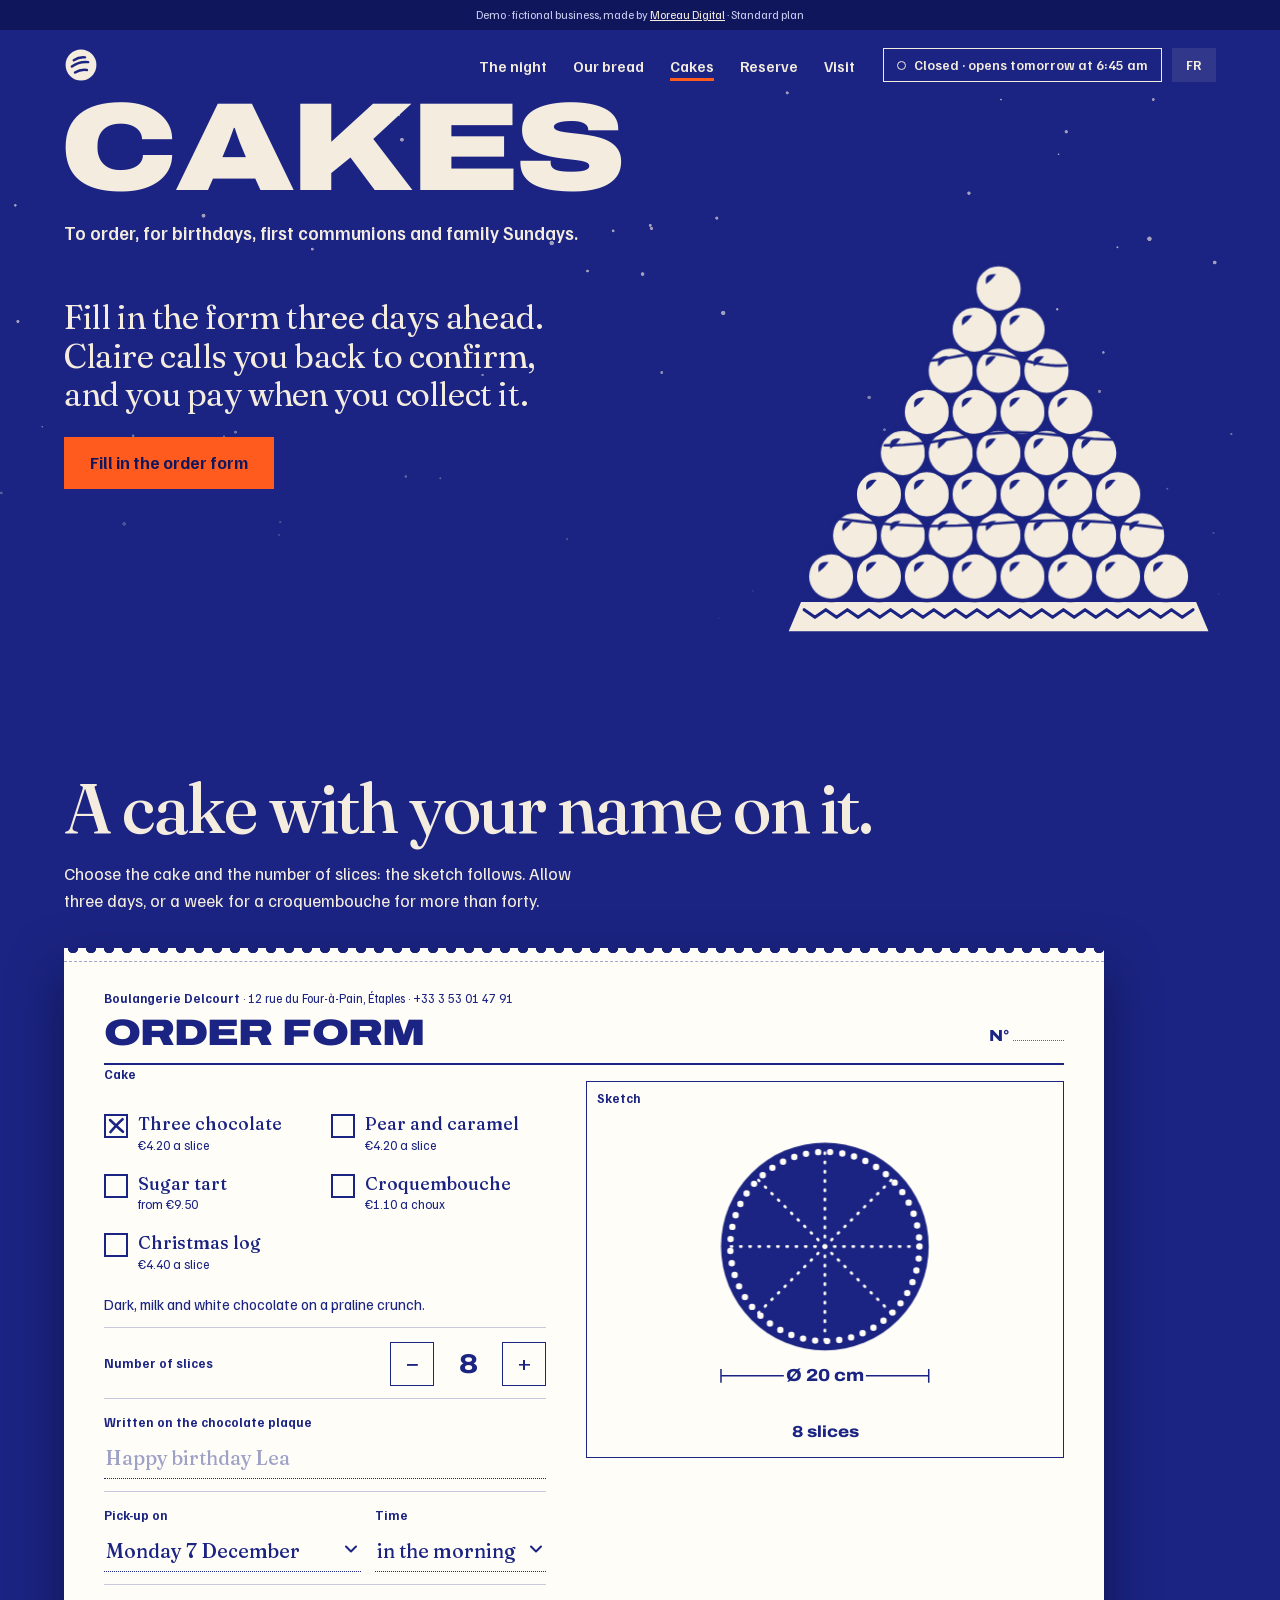
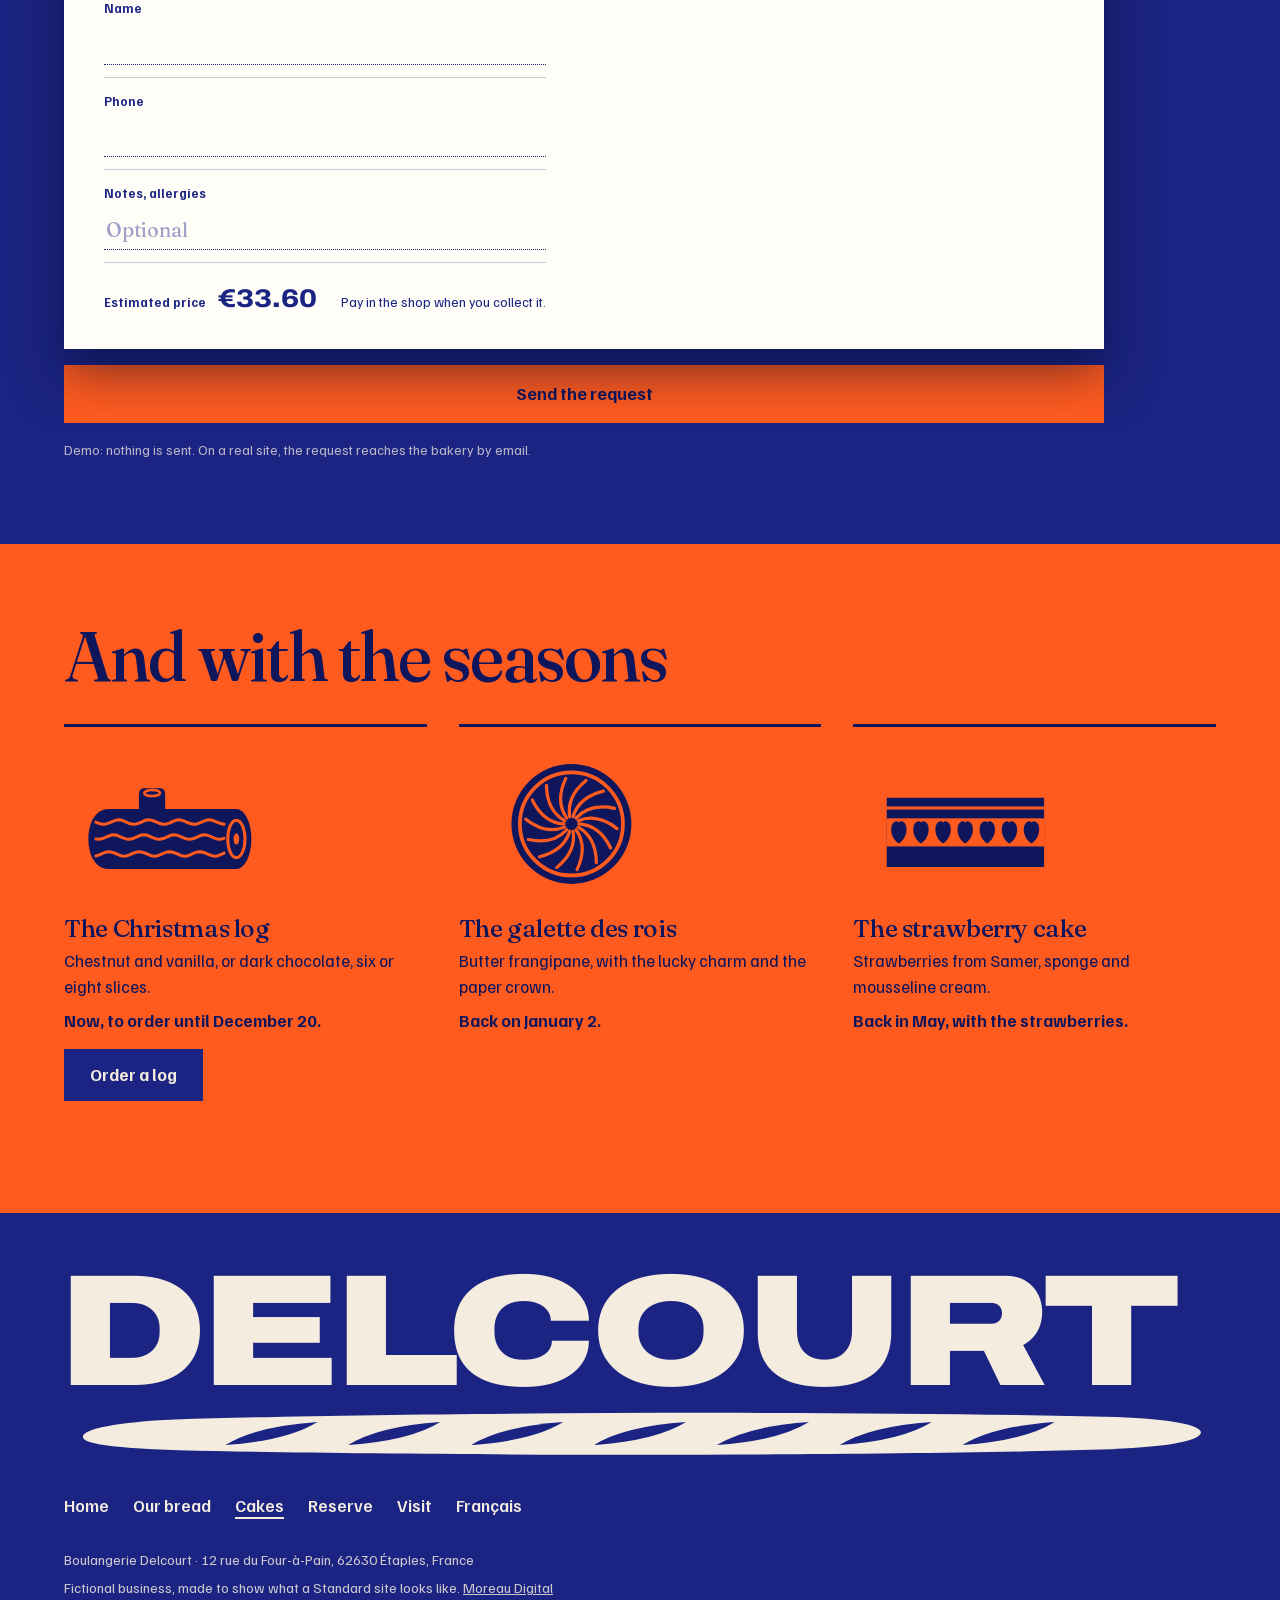
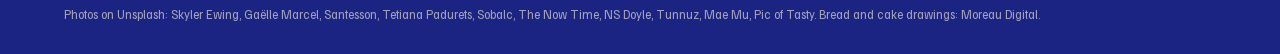
<file: en/cakes.html>
<!DOCTYPE html>
<html lang="en" data-moment="jour">
<head>
  <meta charset="utf-8">
  <meta name="viewport" content="width=device-width, initial-scale=1, viewport-fit=cover">
  <title>Cakes to order · Delcourt Bakery, Étaples</title>
  <meta name="description" content="Order your cake from Boulangerie Delcourt in Étaples: chocolate or pear cakes, sugar tart, croquembouche, Christmas log. Fill in the form and Claire calls you back to confirm.">
  <!-- Démo : commerce fictif, à ne pas indexer -->
  <meta name="robots" content="noindex, nofollow">
  <meta name="theme-color" content="#f4ecdf">
  <link rel="alternate" hreflang="fr" href="https://julesmoreau62.github.io/demo-boulangerie/gateaux.html">
  <link rel="alternate" hreflang="en" href="https://julesmoreau62.github.io/demo-boulangerie/en/cakes.html">
  <link rel="preload" href="../fonts/archivo.woff2" as="font" type="font/woff2" crossorigin>
  <link rel="preload" href="../fonts/fraunces.woff2" as="font" type="font/woff2" crossorigin>
  <link rel="stylesheet" href="../style.css">
  <script>
    /* Avant le premier affichage : jour ou nuit à Étaples, pour ne pas clignoter. */
    (function (d) {
      d.classList.add("js");
      try {
        var q = /[?&]heure=(\d{1,2})(?:[:h](\d{2}))?/.exec(location.search);
        var p = q ? [q[1], q[2] || 0] : new Intl.DateTimeFormat("en-GB", { timeZone: "Europe/Paris", hour: "2-digit", minute: "2-digit", hourCycle: "h23" }).format(new Date()).split(":");
        var m = +p[0] * 60 + +p[1];
        d.setAttribute("data-moment", m >= 1200 || m < 390 ? "nuit" : "jour");
      } catch (e) {}
    })(document.documentElement);
  </script>
  <script src="../app.js" defer></script>

  <script type="application/ld+json">
  {
    "@context": "https://schema.org",
    "@type": "OfferCatalog",
    "name": "Cakes to order, Delcourt Bakery",
    "itemListElement": [
      {
        "@type": "Offer",
        "itemOffered": { "@type": "Product", "name": "Three chocolate cake" },
        "priceSpecification": { "@type": "UnitPriceSpecification", "price": "4.20", "priceCurrency": "EUR", "unitText": "per slice" }
      },
      {
        "@type": "Offer",
        "itemOffered": { "@type": "Product", "name": "Pear and caramel cake" },
        "priceSpecification": { "@type": "UnitPriceSpecification", "price": "4.20", "priceCurrency": "EUR", "unitText": "per slice" }
      },
      {
        "@type": "Offer",
        "itemOffered": { "@type": "Product", "name": "Croquembouche" },
        "priceSpecification": { "@type": "UnitPriceSpecification", "price": "1.10", "priceCurrency": "EUR", "unitText": "per choux" }
      },
      {
        "@type": "Offer",
        "itemOffered": { "@type": "Product", "name": "Christmas log" },
        "priceSpecification": { "@type": "UnitPriceSpecification", "price": "4.40", "priceCurrency": "EUR", "unitText": "per slice" }
      }
    ]
  }
  </script>
</head>
<body>

  <svg width="0" height="0" style="position:absolute" aria-hidden="true" focusable="false">
    <defs>
      <!-- La marque : une boule de pain vue du dessus, trois coups de lame. La nuit, c'est aussi la lune. -->
      <mask id="grigne" maskUnits="userSpaceOnUse" x="0" y="0" width="32" height="32">
        <rect width="32" height="32" fill="#fff"/>
        <path d="M9.2 11.6c3.2-2.3 7-3.2 10.6-2.8M7.4 17.4c4.4-3.2 9.9-4.6 15.4-4.1M10.4 23.1c3.3-2.1 7.3-2.9 11.2-2.4" fill="none" stroke="#000" stroke-width="2.3" stroke-linecap="round"/>
      </mask>
      <!-- La baguette des sachets : sept coups de lame -->
      <path id="baguette-corps" d="M10 47C8 34 26 22 58 18C180 6 420 4 548 14C578 17 594 28 592 40C590 53 572 62 540 65C420 76 180 75 60 66C30 63 12 58 10 47Z"/>
    </defs>
    <symbol id="marque" viewBox="0 0 32 32"><circle cx="16" cy="16" r="14.5" fill="currentColor" mask="url(#grigne)"/></symbol>
    <symbol id="i-tel" viewBox="0 0 24 24"><path fill="currentColor" d="M6.6 10.8a15.1 15.1 0 0 0 6.6 6.6l2.2-2.2a1 1 0 0 1 1-.25 11.4 11.4 0 0 0 3.6.57 1 1 0 0 1 1 1V20a1 1 0 0 1-1 1A17 17 0 0 1 3 4a1 1 0 0 1 1-1h3.5a1 1 0 0 1 1 1c0 1.25.2 2.45.57 3.57a1 1 0 0 1-.25 1z"/></symbol>
    <symbol id="i-fleche" viewBox="0 0 24 24"><path d="M4 12h15M13 6l6 6-6 6" fill="none" stroke="currentColor" stroke-width="2.2" stroke-linecap="round" stroke-linejoin="round"/></symbol>
    <symbol id="i-bas" viewBox="0 0 24 24"><path d="M12 4v15M6 13l6 6 6-6" fill="none" stroke="currentColor" stroke-width="2.2" stroke-linecap="round" stroke-linejoin="round"/></symbol>
    <symbol id="i-menu" viewBox="0 0 24 24"><path d="M4 6.5h16M4 12h16M4 17.5h16" fill="none" stroke="currentColor" stroke-width="2.2"/></symbol>
    <symbol id="i-fermer" viewBox="0 0 24 24"><path d="M5.5 5.5l13 13M18.5 5.5l-13 13" fill="none" stroke="currentColor" stroke-width="2.2"/></symbol>
  </svg>

  <p class="bandeau-demo">Demo · fictional business, made by <a href="https://moreaudigital.fr/">Moreau Digital</a> · Standard plan</p>

  <header class="barre">
    <a class="barre__marque" href="index.html"><svg aria-hidden="true"><use href="#marque"/></svg><span class="visuellement-cache">Delcourt, home</span></a>
    <nav class="barre__nav" aria-label="Site pages">
      <a href="index.html#nuit">The night</a>
      <a href="bread.html">Our bread</a>
      <a href="cakes.html" aria-current="page">Cakes</a>
      <a href="index.html#reserver">Reserve</a>
      <a href="index.html#venir">Visit</a>
    </nav>
    <p class="etat" data-etat hidden><span class="etat__point" aria-hidden="true"></span><span data-etat-texte></span></p>
    <a class="langue" href="../gateaux.html" hreflang="fr" lang="fr" aria-label="Version française">FR</a>
  </header>

  <main id="haut">

    <!-- Gâteaux : la pièce montée se monte, puis le bon de commande dessine le gâteau -->
    <section class="page-tete page-tete--gateaux" aria-labelledby="titre">
      <h1 id="titre" class="page-tete__titre" data-enseigne>Cakes</h1>
      <p class="page-tete__sous">To order, for birthdays, first communions and family Sundays.</p>
      <div class="page-tete__scene">
        <svg class="choux" viewBox="0 0 282 264" role="img" aria-label="A croquembouche of 36 choux on a nougatine base"><path class="choux__base" d="M5.0 263.9L13.0 244.9L269.0 244.9L277.0 263.9Z"/><path class="choux__fil choux__fil--base" d="M15.0 249.9L22.0 254.9L29.0 249.9L36.0 254.9L43.0 249.9L50.0 254.9L57.0 249.9L64.0 254.9L71.0 249.9L78.0 254.9L85.0 249.9L92.0 254.9L99.0 249.9L106.0 254.9L113.0 249.9L120.0 254.9L127.0 249.9L134.0 254.9L141.0 249.9L148.0 254.9L155.0 249.9L162.0 254.9L169.0 249.9L176.0 254.9L183.0 249.9L190.0 254.9L197.0 249.9L204.0 254.9L211.0 249.9L218.0 254.9L225.0 249.9L232.0 254.9L239.0 249.9L246.0 254.9L253.0 249.9L260.0 254.9L267.0 249.9"/><g class="choux__piece" style="--r:0;--c:0"><circle class="choux__chou" cx="32.5" cy="228.4" r="15.5"/><path class="choux__reflet" d="M24.4 225.6Q22.9 218.1 30.9 219.1Q27.9 223.1 24.4 225.6Z"/></g><g class="choux__piece" style="--r:0;--c:1"><circle class="choux__chou" cx="63.5" cy="228.4" r="15.5"/><path class="choux__reflet" d="M55.4 225.6Q53.9 218.1 62.0 219.1Q58.9 223.1 55.4 225.6Z"/></g><g class="choux__piece" style="--r:0;--c:2"><circle class="choux__chou" cx="94.5" cy="228.4" r="15.5"/><path class="choux__reflet" d="M86.4 225.6Q84.9 218.1 93.0 219.1Q89.9 223.1 86.4 225.6Z"/></g><g class="choux__piece" style="--r:0;--c:3"><circle class="choux__chou" cx="125.5" cy="228.4" r="15.5"/><path class="choux__reflet" d="M117.4 225.6Q115.9 218.1 124.0 219.1Q120.9 223.1 117.4 225.6Z"/></g><g class="choux__piece" style="--r:0;--c:4"><circle class="choux__chou" cx="156.5" cy="228.4" r="15.5"/><path class="choux__reflet" d="M148.4 225.6Q146.9 218.1 154.9 219.1Q151.9 223.1 148.4 225.6Z"/></g><g class="choux__piece" style="--r:0;--c:5"><circle class="choux__chou" cx="187.5" cy="228.4" r="15.5"/><path class="choux__reflet" d="M179.4 225.6Q177.9 218.1 185.9 219.1Q182.9 223.1 179.4 225.6Z"/></g><g class="choux__piece" style="--r:0;--c:6"><circle class="choux__chou" cx="218.5" cy="228.4" r="15.5"/><path class="choux__reflet" d="M210.4 225.6Q208.9 218.1 216.9 219.1Q213.9 223.1 210.4 225.6Z"/></g><g class="choux__piece" style="--r:0;--c:7"><circle class="choux__chou" cx="249.5" cy="228.4" r="15.5"/><path class="choux__reflet" d="M241.4 225.6Q239.9 218.1 247.9 219.1Q244.9 223.1 241.4 225.6Z"/></g><g class="choux__piece" style="--r:1;--c:0"><circle class="choux__chou" cx="48.0" cy="201.8" r="15.5"/><path class="choux__reflet" d="M39.9 199.0Q38.4 191.5 46.5 192.5Q43.4 196.5 39.9 199.0Z"/></g><g class="choux__piece" style="--r:1;--c:1"><circle class="choux__chou" cx="79.0" cy="201.8" r="15.5"/><path class="choux__reflet" d="M70.9 199.0Q69.4 191.5 77.5 192.5Q74.4 196.5 70.9 199.0Z"/></g><g class="choux__piece" style="--r:1;--c:2"><circle class="choux__chou" cx="110.0" cy="201.8" r="15.5"/><path class="choux__reflet" d="M101.9 199.0Q100.4 191.5 108.5 192.5Q105.4 196.5 101.9 199.0Z"/></g><g class="choux__piece" style="--r:1;--c:3"><circle class="choux__chou" cx="141.0" cy="201.8" r="15.5"/><path class="choux__reflet" d="M132.9 199.0Q131.4 191.5 139.4 192.5Q136.4 196.5 132.9 199.0Z"/></g><g class="choux__piece" style="--r:1;--c:4"><circle class="choux__chou" cx="172.0" cy="201.8" r="15.5"/><path class="choux__reflet" d="M163.9 199.0Q162.4 191.5 170.4 192.5Q167.4 196.5 163.9 199.0Z"/></g><g class="choux__piece" style="--r:1;--c:5"><circle class="choux__chou" cx="203.0" cy="201.8" r="15.5"/><path class="choux__reflet" d="M194.9 199.0Q193.4 191.5 201.4 192.5Q198.4 196.5 194.9 199.0Z"/></g><g class="choux__piece" style="--r:1;--c:6"><circle class="choux__chou" cx="234.0" cy="201.8" r="15.5"/><path class="choux__reflet" d="M225.9 199.0Q224.4 191.5 232.4 192.5Q229.4 196.5 225.9 199.0Z"/></g><g class="choux__piece" style="--r:2;--c:0"><circle class="choux__chou" cx="63.5" cy="175.1" r="15.5"/><path class="choux__reflet" d="M55.4 172.3Q53.9 164.8 62.0 165.8Q58.9 169.8 55.4 172.3Z"/></g><g class="choux__piece" style="--r:2;--c:1"><circle class="choux__chou" cx="94.5" cy="175.1" r="15.5"/><path class="choux__reflet" d="M86.4 172.3Q84.9 164.8 93.0 165.8Q89.9 169.8 86.4 172.3Z"/></g><g class="choux__piece" style="--r:2;--c:2"><circle class="choux__chou" cx="125.5" cy="175.1" r="15.5"/><path class="choux__reflet" d="M117.4 172.3Q115.9 164.8 124.0 165.8Q120.9 169.8 117.4 172.3Z"/></g><g class="choux__piece" style="--r:2;--c:3"><circle class="choux__chou" cx="156.5" cy="175.1" r="15.5"/><path class="choux__reflet" d="M148.4 172.3Q146.9 164.8 154.9 165.8Q151.9 169.8 148.4 172.3Z"/></g><g class="choux__piece" style="--r:2;--c:4"><circle class="choux__chou" cx="187.5" cy="175.1" r="15.5"/><path class="choux__reflet" d="M179.4 172.3Q177.9 164.8 185.9 165.8Q182.9 169.8 179.4 172.3Z"/></g><g class="choux__piece" style="--r:2;--c:5"><circle class="choux__chou" cx="218.5" cy="175.1" r="15.5"/><path class="choux__reflet" d="M210.4 172.3Q208.9 164.8 216.9 165.8Q213.9 169.8 210.4 172.3Z"/></g><g class="choux__piece" style="--r:3;--c:0"><circle class="choux__chou" cx="79.0" cy="148.4" r="15.5"/><path class="choux__reflet" d="M70.9 145.7Q69.4 138.1 77.5 139.1Q74.4 143.2 70.9 145.7Z"/></g><g class="choux__piece" style="--r:3;--c:1"><circle class="choux__chou" cx="110.0" cy="148.4" r="15.5"/><path class="choux__reflet" d="M101.9 145.7Q100.4 138.1 108.5 139.1Q105.4 143.2 101.9 145.7Z"/></g><g class="choux__piece" style="--r:3;--c:2"><circle class="choux__chou" cx="141.0" cy="148.4" r="15.5"/><path class="choux__reflet" d="M132.9 145.7Q131.4 138.1 139.4 139.1Q136.4 143.2 132.9 145.7Z"/></g><g class="choux__piece" style="--r:3;--c:3"><circle class="choux__chou" cx="172.0" cy="148.4" r="15.5"/><path class="choux__reflet" d="M163.9 145.7Q162.4 138.1 170.4 139.1Q167.4 143.2 163.9 145.7Z"/></g><g class="choux__piece" style="--r:3;--c:4"><circle class="choux__chou" cx="203.0" cy="148.4" r="15.5"/><path class="choux__reflet" d="M194.9 145.7Q193.4 138.1 201.4 139.1Q198.4 143.2 194.9 145.7Z"/></g><g class="choux__piece" style="--r:4;--c:0"><circle class="choux__chou" cx="94.5" cy="121.8" r="15.5"/><path class="choux__reflet" d="M86.4 119.0Q84.9 111.5 93.0 112.5Q89.9 116.5 86.4 119.0Z"/></g><g class="choux__piece" style="--r:4;--c:1"><circle class="choux__chou" cx="125.5" cy="121.8" r="15.5"/><path class="choux__reflet" d="M117.4 119.0Q115.9 111.5 124.0 112.5Q120.9 116.5 117.4 119.0Z"/></g><g class="choux__piece" style="--r:4;--c:2"><circle class="choux__chou" cx="156.5" cy="121.8" r="15.5"/><path class="choux__reflet" d="M148.4 119.0Q146.9 111.5 154.9 112.5Q151.9 116.5 148.4 119.0Z"/></g><g class="choux__piece" style="--r:4;--c:3"><circle class="choux__chou" cx="187.5" cy="121.8" r="15.5"/><path class="choux__reflet" d="M179.4 119.0Q177.9 111.5 185.9 112.5Q182.9 116.5 179.4 119.0Z"/></g><g class="choux__piece" style="--r:5;--c:0"><circle class="choux__chou" cx="110.0" cy="95.1" r="15.5"/><path class="choux__reflet" d="M101.9 92.3Q100.4 84.8 108.5 85.8Q105.4 89.8 101.9 92.3Z"/></g><g class="choux__piece" style="--r:5;--c:1"><circle class="choux__chou" cx="141.0" cy="95.1" r="15.5"/><path class="choux__reflet" d="M132.9 92.3Q131.4 84.8 139.4 85.8Q136.4 89.8 132.9 92.3Z"/></g><g class="choux__piece" style="--r:5;--c:2"><circle class="choux__chou" cx="172.0" cy="95.1" r="15.5"/><path class="choux__reflet" d="M163.9 92.3Q162.4 84.8 170.4 85.8Q167.4 89.8 163.9 92.3Z"/></g><g class="choux__piece" style="--r:6;--c:0"><circle class="choux__chou" cx="125.5" cy="68.5" r="15.5"/><path class="choux__reflet" d="M117.4 65.7Q115.9 58.2 124.0 59.2Q120.9 63.2 117.4 65.7Z"/></g><g class="choux__piece" style="--r:6;--c:1"><circle class="choux__chou" cx="156.5" cy="68.5" r="15.5"/><path class="choux__reflet" d="M148.4 65.7Q146.9 58.2 154.9 59.2Q151.9 63.2 148.4 65.7Z"/></g><g class="choux__piece" style="--r:7;--c:0"><circle class="choux__chou" cx="141.0" cy="41.8" r="15.5"/><path class="choux__reflet" d="M132.9 39.0Q131.4 31.5 139.4 32.5Q136.4 36.5 132.9 39.0Z"/></g><path class="choux__fil" style="--f:0" d="M35.0 190.7L43.8 191.8L52.7 192.9L61.5 193.8L70.3 194.6L79.2 195.1L88.0 195.5L96.8 195.7L105.7 195.6L114.5 195.4L123.3 195.0L132.2 194.5L141.0 193.9L149.8 193.3L158.7 192.8L167.5 192.4L176.3 192.2L185.2 192.1L194.0 192.3L202.8 192.7L211.7 193.3L220.5 194.0L229.3 195.0L238.2 196.0L247.0 197.1"/><path class="choux__fil" style="--f:1" d="M67.2 143.4L73.4 143.3L79.5 143.1L85.7 142.6L91.8 142.0L98.0 141.2L104.1 140.2L110.3 139.3L116.4 138.3L122.6 137.3L128.7 136.5L134.9 135.9L141.0 135.4L147.1 135.1L153.3 135.0L159.4 135.2L165.6 135.6L171.7 136.1L177.9 136.7L184.0 137.4L190.2 138.0L196.3 138.6L202.5 139.2L208.6 139.5L214.8 139.7"/><path class="choux__fil" style="--f:2" d="M97.0 88.5L100.6 88.1L104.3 87.6L108.0 86.9L111.7 86.2L115.3 85.5L119.0 84.9L122.7 84.4L126.3 84.0L130.0 83.8L133.7 83.8L137.3 84.1L141.0 84.5L144.7 85.1L148.3 85.9L152.0 86.8L155.7 87.8L159.3 88.8L163.0 89.7L166.7 90.4L170.3 91.1L174.0 91.5L177.7 91.8L181.4 91.8L185.0 91.6"/></svg>
      </div>
      <div class="page-tete__mots">
        <p class="page-tete__phrase">Fill in the form three days ahead. Claire calls you back to confirm, and you pay when you collect it.</p>
        <div class="actions">
          <a class="bouton bouton--four" href="#bon">Fill in the order form</a>
        </div>
      </div>
    </section>

    <!-- Le bon de commande : on le remplit, le croquis suit -->
    <section class="commander" id="bon" aria-labelledby="bon-titre">
      <div class="contenu">
        <h2 id="bon-titre" class="titre">A cake with your name on it.</h2>
        <p class="chapo">Choose the cake and the number of slices: the sketch follows. Allow three days, or a week for a croquembouche for more than forty.</p>

        <form class="bon" data-bon novalidate>
          <div class="bon__ombre">
            <div class="bon__feuille" data-feuille>
              <div class="bon__entete">
                <p class="bon__maison"><strong>Boulangerie Delcourt</strong> · 12 rue du Four-à-Pain, Étaples · +33&nbsp;3&nbsp;53&nbsp;01&nbsp;47&nbsp;91</p>
                <p class="bon__titre">Order form</p>
                <p class="bon__numero">N°&nbsp;<span data-bon-numero></span></p>
              </div>

              <fieldset class="bon__bloc bon__gateaux">
                <legend class="bon__etiquette">Cake</legend>
                <div class="cases">
                <label class="case"><input type="radio" name="gateau" value="chocolat" checked><span class="case__boite" aria-hidden="true"></span><span class="case__nom">Three chocolate</span><span class="case__prix">€4.20 a slice</span></label>
                <label class="case"><input type="radio" name="gateau" value="poire"><span class="case__boite" aria-hidden="true"></span><span class="case__nom">Pear and caramel</span><span class="case__prix">€4.20 a slice</span></label>
                <label class="case"><input type="radio" name="gateau" value="sucre"><span class="case__boite" aria-hidden="true"></span><span class="case__nom">Sugar tart</span><span class="case__prix">from €9.50</span></label>
                <label class="case"><input type="radio" name="gateau" value="piece"><span class="case__boite" aria-hidden="true"></span><span class="case__nom">Croquembouche</span><span class="case__prix">€1.10 a choux</span></label>
                <label class="case" data-saison="buche"><input type="radio" name="gateau" value="buche"><span class="case__boite" aria-hidden="true"></span><span class="case__nom">Christmas log</span><span class="case__prix">€4.40 a slice</span></label>
                <label class="case" data-saison="galette"><input type="radio" name="gateau" value="galette"><span class="case__boite" aria-hidden="true"></span><span class="case__nom">Galette des rois</span><span class="case__prix">€3.20 a slice</span></label>
                <label class="case" data-saison="fraisier"><input type="radio" name="gateau" value="fraisier"><span class="case__boite" aria-hidden="true"></span><span class="case__nom">Strawberry cake</span><span class="case__prix">€4.50 a slice</span></label>
                </div>
                <p class="bon__description" data-description>Dark, milk and white chocolate on a praline crunch.</p>
              </fieldset>

              <div class="bon__croquis">
                <p class="bon__etiquette" aria-hidden="true">Sketch</p>
                <svg class="croquis" data-croquis viewBox="0 0 400 262" role="img" aria-label="Sketch of the cake"></svg>
                <p class="croquis__parts" data-cote aria-hidden="true"></p>
              </div>

              <div class="bon__bloc bon__parts">
                <p class="bon__etiquette" id="parts-titre" data-parts-titre>Number of slices</p>
                <div class="pas pas--bon" role="group" aria-labelledby="parts-titre">
                  <button type="button" data-parts-moins aria-label="Fewer">−</button>
                  <output data-parts aria-live="polite">8</output>
                  <button type="button" data-parts-plus aria-label="More">+</button>
                </div>
              </div>

              <label class="bon__bloc bon__champ" data-ligne-plaque>
                <span class="bon__etiquette">Written on the chocolate plaque</span>
                <input name="plaque" type="text" maxlength="24" autocomplete="off" placeholder="Happy birthday Lea" data-plaque>
              </label>

              <div class="bon__bloc bon__retrait">
                <label class="bon__champ"><span class="bon__etiquette">Pick-up on</span><select name="date" data-date></select></label>
                <label class="bon__champ"><span class="bon__etiquette">Time</span><select name="moment" data-moment-retrait><option value="matin">in the morning</option><option value="soir">in the afternoon</option></select></label>
              </div>

              <label class="bon__bloc bon__champ"><span class="bon__etiquette">Name</span><input name="nom" type="text" autocomplete="name" required></label>
              <label class="bon__bloc bon__champ"><span class="bon__etiquette">Phone</span><input name="tel" type="tel" autocomplete="tel" inputmode="tel" required></label>
              <label class="bon__bloc bon__champ"><span class="bon__etiquette">Notes, allergies</span><input name="note" type="text" placeholder="Optional" data-note></label>

              <div class="bon__bas">
                <p class="bon__prix"><span class="bon__etiquette">Estimated price</span> <strong data-bon-prix>€33.60</strong></p>
                <p class="bon__petit">Pay in the shop when you collect it.</p>
              </div>

              <div class="bon__reponse" data-bon-reponse hidden>
                <p class="bon__merci" data-bon-merci></p>
                <span class="tampon" aria-hidden="true">Received</span>
              </div>
            </div>
          </div>

          <p class="erreur" data-erreur role="alert" hidden></p>
          <button class="bouton bouton--four bouton--large" type="submit" data-envoyer>Send the request</button>
          <button class="bouton bouton--trait bouton--large" type="button" data-nouvelle hidden>Fill in another form</button>
          <p class="note-demo">Demo: nothing is sent. On a real site, the request reaches the bakery by email.</p>
        </form>
      </div>
    </section>

    <!-- Les gâteaux de saison : la page sait lesquels on peut commander aujourd'hui -->
    <section class="saisons" aria-labelledby="saisons-titre">
      <div class="contenu">
        <h2 id="saisons-titre" class="titre">And with the seasons</h2>
        <ul class="saisons__liste">
          <li class="saison" data-saison-carte="buche">
            <svg class="picto saison__picto" viewBox="0 0 120 80" aria-hidden="true" focusable="false" data-entaille><path class="picto__corps" d="M24 32L92 32L92 64L24 64C17 64 13 57 13 48C13 39 17 32 24 32Z"/><path class="picto__corps" d="M40 33L40 24Q40 21 43 21L51 21Q54 21 54 24L54 33Z"/><ellipse class="picto__corps" cx="92" cy="48" rx="8" ry="16"/><path class="picto__trait" pathLength="1" style="--i:0;stroke-width:1.6" d="M17 39L18.8 39.8L20.6 40.2L22.4 40L24.2 39.4L26 38.6L27.8 38L29.6 37.8L31.4 38.2L33.2 39L35 39.8L36.8 40.2L38.6 40L40.4 39.4L42.2 38.6L44 37.9L45.8 37.8L47.6 38.3L49.4 39L51.2 39.8L53 40.2L54.8 40L56.6 39.4L58.4 38.5L60.2 37.9L62 37.8L63.8 38.3L65.6 39.1L67.4 39.8L69.2 40.2L71 40L72.8 39.3L74.6 38.5L76.4 37.9L78.2 37.8L80 38.3L81.8 39.1L83.6 39.8L85.4 40.2"/><path class="picto__trait" pathLength="1" style="--i:1;stroke-width:1.6" d="M17 48L18.8 48.2L20.6 47.8L22.4 47L24.2 46.3L26 45.8L27.8 45.9L29.6 46.6L31.4 47.4L33.2 48L35 48.2L36.8 47.8L38.6 47L40.4 46.2L42.2 45.8L44 45.9L45.8 46.6L47.6 47.4L49.4 48L51.2 48.2L53 47.8L54.8 47L56.6 46.2L58.4 45.8L60.2 46L62 46.6L63.8 47.4L65.6 48L67.4 48.2L69.2 47.8L71 47L72.8 46.2L74.6 45.8L76.4 46L78.2 46.6L80 47.4L81.8 48.1L83.6 48.2L85.4 47.7"/><path class="picto__trait" pathLength="1" style="--i:2;stroke-width:1.6" d="M17 57.1L18.8 56.5L20.6 55.7L22.4 55L24.2 54.8L26 55.2L27.8 55.9L29.6 56.7L31.4 57.2L33.2 57.1L35 56.5L36.8 55.7L38.6 55L40.4 54.8L42.2 55.2L44 55.9L45.8 56.7L47.6 57.2L49.4 57.1L51.2 56.5L53 55.7L54.8 55L56.6 54.8L58.4 55.2L60.2 55.9L62 56.7L63.8 57.2L65.6 57.1L67.4 56.5L69.2 55.6L71 55L72.8 54.8L74.6 55.2L76.4 56L78.2 56.7L80 57.2L81.8 57.1L83.6 56.4L85.4 55.6"/><ellipse class="picto__trait" pathLength="1" style="--i:3;stroke-width:1.6" cx="92" cy="48" rx="4.6" ry="10"/><ellipse class="picto__grain" cx="92" cy="48" rx="1.5" ry="3"/><ellipse class="picto__trait" pathLength="1" style="--i:4;stroke-width:1.4" cx="47" cy="23.5" rx="4.2" ry="1.6"/></svg>
            <h3 class="saison__nom">The Christmas log</h3>
            <p>Chestnut and vanilla, or dark chocolate, six or eight slices.</p>
            <p class="saison__quand" data-saison-quand>To order until December 20.</p>
            <a class="bouton bouton--encre" href="#bon" data-choisir="buche">Order a log</a>
          </li>
          <li class="saison" data-saison-carte="galette">
            <svg class="picto saison__picto" viewBox="0 0 120 80" aria-hidden="true" focusable="false" data-entaille><circle class="picto__corps" cx="60" cy="40" r="32"/><circle class="picto__trait" pathLength="1" style="--i:0;stroke-width:2" cx="60" cy="40" r="27.5"/><path class="picto__trait" pathLength="1" style="--i:1;stroke-width:1.7" d="M64 40Q75 40.7 80.9 52.8"/><path class="picto__trait" pathLength="1" style="--i:2;stroke-width:1.7" d="M63.6 41.7Q73.2 47.2 73.3 60.6"/><path class="picto__trait" pathLength="1" style="--i:3;stroke-width:1.7" d="M62.5 43.1Q68.8 52.2 63 64.3"/><path class="picto__trait" pathLength="1" style="--i:4;stroke-width:1.7" d="M60.9 43.9Q62.6 54.8 52.2 63.2"/><path class="picto__trait" pathLength="1" style="--i:5;stroke-width:1.7" d="M59.1 43.9Q55.9 54.4 42.9 57.5"/><path class="picto__trait" pathLength="1" style="--i:6;stroke-width:1.7" d="M57.5 43.1Q50.1 51.2 37 48.3"/><path class="picto__trait" pathLength="1" style="--i:7;stroke-width:1.7" d="M56.4 41.7Q46.2 45.8 35.6 37.5"/><path class="picto__trait" pathLength="1" style="--i:8;stroke-width:1.7" d="M56 40Q45 39.3 39.1 27.2"/><path class="picto__trait" pathLength="1" style="--i:9;stroke-width:1.7" d="M56.4 38.3Q46.8 32.8 46.7 19.4"/><path class="picto__trait" pathLength="1" style="--i:10;stroke-width:1.7" d="M57.5 36.9Q51.2 27.8 57 15.7"/><path class="picto__trait" pathLength="1" style="--i:11;stroke-width:1.7" d="M59.1 36.1Q57.4 25.2 67.8 16.8"/><path class="picto__trait" pathLength="1" style="--i:12;stroke-width:1.7" d="M60.9 36.1Q64.1 25.6 77.1 22.5"/><path class="picto__trait" pathLength="1" style="--i:13;stroke-width:1.7" d="M62.5 36.9Q69.9 28.8 83 31.7"/><path class="picto__trait" pathLength="1" style="--i:14;stroke-width:1.7" d="M63.6 38.3Q73.8 34.2 84.4 42.5"/></svg>
            <h3 class="saison__nom">The galette des rois</h3>
            <p>Butter frangipane, with the lucky charm and the paper crown.</p>
            <p class="saison__quand" data-saison-quand>January 2 to 31.</p>
            <a class="bouton bouton--encre" href="#bon" data-choisir="galette">Order a galette</a>
          </li>
          <li class="saison" data-saison-carte="fraisier">
            <svg class="picto saison__picto" viewBox="0 0 120 80" aria-hidden="true" focusable="false" data-entaille><path class="picto__corps" d="M18 26L102 26L102 63L18 63Z"/><rect class="picto__grain" x="18" y="37" width="84" height="15"/><path class="picto__trait" pathLength="1" style="--i:0;stroke-width:1.6" d="M18 31.5L102 31.5"/><path class="picto__corps" d="M24.5 50.5C19.1 47 19.5 39.5 22.9 38.6Q24.5 38.2 24.5 39.6Q24.5 38.2 26.1 38.6C29.5 39.5 29.9 47 24.5 50.5Z"/><path class="picto__corps" d="M36.3 50.5C30.9 47 31.3 39.5 34.7 38.6Q36.3 38.2 36.3 39.6Q36.3 38.2 37.9 38.6C41.3 39.5 41.7 47 36.3 50.5Z"/><path class="picto__corps" d="M48.1 50.5C42.7 47 43.1 39.5 46.5 38.6Q48.1 38.2 48.1 39.6Q48.1 38.2 49.7 38.6C53.1 39.5 53.5 47 48.1 50.5Z"/><path class="picto__corps" d="M59.9 50.5C54.5 47 54.9 39.5 58.3 38.6Q59.9 38.2 59.9 39.6Q59.9 38.2 61.5 38.6C64.9 39.5 65.3 47 59.9 50.5Z"/><path class="picto__corps" d="M71.7 50.5C66.3 47 66.7 39.5 70.1 38.6Q71.7 38.2 71.7 39.6Q71.7 38.2 73.3 38.6C76.7 39.5 77.1 47 71.7 50.5Z"/><path class="picto__corps" d="M83.5 50.5C78.1 47 78.5 39.5 81.9 38.6Q83.5 38.2 83.5 39.6Q83.5 38.2 85.1 38.6C88.5 39.5 88.9 47 83.5 50.5Z"/><path class="picto__corps" d="M95.3 50.5C89.9 47 90.3 39.5 93.7 38.6Q95.3 38.2 95.3 39.6Q95.3 38.2 96.9 38.6C100.3 39.5 100.7 47 95.3 50.5Z"/></svg>
            <h3 class="saison__nom">The strawberry cake</h3>
            <p>Strawberries from Samer, sponge and mousseline cream.</p>
            <p class="saison__quand" data-saison-quand>May to September.</p>
            <a class="bouton bouton--encre" href="#bon" data-choisir="fraisier">Order a strawberry cake</a>
          </li>
        </ul>
      </div>
    </section>
  </main>

  <footer class="pied">
    <p class="pied__enseigne" aria-hidden="true">Delcourt</p>
    <svg class="baguette pied__baguette" viewBox="0 0 600 80" preserveAspectRatio="none" aria-hidden="true" focusable="false">
      <use class="baguette__corps" href="#baguette-corps"/>
      <path class="baguette__grigne" style="--i:0" d="M84 58Q99.6 28.8 132 22Q116.4 51.2 84 58Z"/>
      <path class="baguette__grigne" style="--i:1" d="M148 58Q163.6 28.8 196 22Q180.4 51.2 148 58Z"/>
      <path class="baguette__grigne" style="--i:2" d="M212 58Q227.6 28.8 260 22Q244.4 51.2 212 58Z"/>
      <path class="baguette__grigne" style="--i:3" d="M276 58Q291.6 28.8 324 22Q308.4 51.2 276 58Z"/>
      <path class="baguette__grigne" style="--i:4" d="M340 58Q355.6 28.8 388 22Q372.4 51.2 340 58Z"/>
      <path class="baguette__grigne" style="--i:5" d="M404 58Q419.6 28.8 452 22Q436.4 51.2 404 58Z"/>
      <path class="baguette__grigne" style="--i:6" d="M468 58Q483.6 28.8 516 22Q500.4 51.2 468 58Z"/>
    </svg>
    <nav class="pied__nav" id="pages" aria-label="Site pages, footer">
      <a href="index.html">Home</a>
      <a href="bread.html">Our bread</a>
      <a href="cakes.html" aria-current="page">Cakes</a>
      <a href="index.html#reserver">Reserve</a>
      <a href="index.html#venir">Visit</a>
      <a href="../gateaux.html" hreflang="fr" lang="fr">Français</a>
    </nav>
    <div class="pied__texte">
      <p>Boulangerie Delcourt · 12 rue du Four-à-Pain, 62630 Étaples, France</p>
      <p>Fictional business, made to show what a Standard site looks like. <a href="https://moreaudigital.fr/">Moreau Digital</a></p>
      <p class="pied__credits">Photos on Unsplash: Skyler Ewing, Gaëlle Marcel, Santesson, Tetiana Padurets, Sobalc, The Now Time, NS Doyle, Tunnuz, Mae Mu, Pic of Tasty. Bread and cake drawings: Moreau Digital.</p>
    </div>
  </footer>

  <!-- Le menu sort de la barre du bas comme un sachet de boulangerie -->
  <dialog class="sachet" id="menu" aria-labelledby="menu-titre">
    <div class="sachet__papier">
      <div class="sachet__tete">
        <p class="sachet__enseigne" id="menu-titre">Delcourt</p>
        <button class="sachet__fermer" type="button" data-fermer aria-label="Close the menu"><svg class="icone" aria-hidden="true"><use href="#i-fermer"/></svg></button>
      </div>
      <svg class="baguette sachet__baguette" viewBox="0 0 600 80" preserveAspectRatio="none" aria-hidden="true" focusable="false">
        <use class="baguette__corps" href="#baguette-corps"/>
        <path class="baguette__grigne" style="--i:0" d="M84 58Q99.6 28.8 132 22Q116.4 51.2 84 58Z"/>
        <path class="baguette__grigne" style="--i:1" d="M148 58Q163.6 28.8 196 22Q180.4 51.2 148 58Z"/>
        <path class="baguette__grigne" style="--i:2" d="M212 58Q227.6 28.8 260 22Q244.4 51.2 212 58Z"/>
        <path class="baguette__grigne" style="--i:3" d="M276 58Q291.6 28.8 324 22Q308.4 51.2 276 58Z"/>
        <path class="baguette__grigne" style="--i:4" d="M340 58Q355.6 28.8 388 22Q372.4 51.2 340 58Z"/>
        <path class="baguette__grigne" style="--i:5" d="M404 58Q419.6 28.8 452 22Q436.4 51.2 404 58Z"/>
        <path class="baguette__grigne" style="--i:6" d="M468 58Q483.6 28.8 516 22Q500.4 51.2 468 58Z"/>
      </svg>
      <ul class="sachet__liste">
        <li><a href="index.html"><span class="sachet__page">Home</span><span class="sachet__quoi">The bakehouse, right now</span><svg class="icone" aria-hidden="true"><use href="#i-fleche"/></svg></a></li>
        <li><a href="index.html#nuit"><span class="sachet__page">A night at the bakery</span><span class="sachet__quoi">From 10&nbsp;pm to opening time</span><svg class="icone" aria-hidden="true"><use href="#i-fleche"/></svg></a></li>
        <li><a href="bread.html"><span class="sachet__page">Our bread</span><span class="sachet__quoi">Today’s special, and all the rest</span><svg class="icone" aria-hidden="true"><use href="#i-fleche"/></svg></a></li>
        <li><a href="cakes.html" aria-current="page"><span class="sachet__page">Cakes</span><span class="sachet__quoi">To order, for your celebrations</span><svg class="icone" aria-hidden="true"><use href="#i-fleche"/></svg></a></li>
        <li><a href="index.html#reserver"><span class="sachet__page">Reserve</span><span class="sachet__quoi">Your bread set aside</span><svg class="icone" aria-hidden="true"><use href="#i-fleche"/></svg></a></li>
        <li><a href="index.html#venir"><span class="sachet__page">Visit</span><span class="sachet__quoi">Address, hours, map</span><svg class="icone" aria-hidden="true"><use href="#i-fleche"/></svg></a></li>
      </ul>
      <p class="sachet__pied"><a class="bouton bouton--encre" href="../gateaux.html" hreflang="fr" lang="fr">Version française</a><a class="bouton bouton--trait" href="tel:+33353014791"><svg class="icone" aria-hidden="true"><use href="#i-tel"/></svg>+33&nbsp;3&nbsp;53&nbsp;01&nbsp;47&nbsp;91</a></p>
    </div>
  </dialog>

  <nav class="dock" aria-label="Quick actions">
    <a class="dock__lien dock__lien--carre" href="tel:+33353014791"><svg class="icone" aria-hidden="true"><use href="#i-tel"/></svg><span class="visuellement-cache">Call the bakery</span></a>
    <a class="dock__lien dock__lien--four" href="#bon">Order a cake</a>
    <a class="dock__lien dock__lien--carre" href="#pages" data-menu><svg class="icone" aria-hidden="true"><use href="#i-menu"/></svg><span class="visuellement-cache">Menu</span></a>
  </nav>
</body>
</html>
</file>
<file: style.css>
/* ==========================================================================
   Boulangerie Delcourt — démo Standard, la nuit au fournil
   Une seule encre, comme sur un sachet de boulangerie : bleu de nuit sur
   papier farine, et l'orange du four pour ce qui est chaud. Le haut de page
   suit l'heure d'Étaples : bleu la nuit, farine le jour.
   Mobile d'abord.
   ========================================================================== */

@font-face { font-family: "Archivo"; font-style: normal; font-weight: 100 900; font-stretch: 62% 125%; font-display: swap; src: url("fonts/archivo.woff2") format("woff2"); }
@font-face { font-family: "Fraunces"; font-style: normal; font-weight: 100 900; font-display: swap; src: url("fonts/fraunces.woff2") format("woff2"); }
@font-face { font-family: "Familjen Grotesk"; font-style: normal; font-weight: 400 700; font-display: swap; src: url("fonts/familjen.woff2") format("woff2"); }

:root {
  --encre: #1b2482;
  --encre-nuit: #10165c;
  --farine: #f4ecdf;
  --farine-trait: #d9ccb4;
  --four: #ff5b1f;
  --four-fonce: #d8400a;
  --ticket: #fffdf8;
  --charbon: #1d1c1a;

  --large: "Archivo", "Arial Black", "Helvetica Neue", sans-serif;
  --serif: "Fraunces", "Iowan Old Style", Georgia, serif;
  --sans: "Familjen Grotesk", system-ui, -apple-system, "Segoe UI", sans-serif;
  --mono: ui-monospace, "SF Mono", Menlo, Consolas, "Liberation Mono", monospace;

  --g: 18px;
  --dock: 70px;
  --fond: var(--farine);
  --texte: var(--encre);
  color-scheme: light;
}
html[data-moment="nuit"] { --fond: var(--encre); --texte: var(--farine); }

*, *::before, *::after { box-sizing: border-box; }
html { scroll-behavior: smooth; -webkit-text-size-adjust: 100%; }
body {
  margin: 0;
  padding-bottom: calc(var(--dock) + env(safe-area-inset-bottom));
  font-family: var(--sans);
  font-size: 1.0625rem;
  line-height: 1.55;
  font-synthesis: none;
  color: var(--encre);
  background: var(--farine);
  overflow-x: clip;
}
h1, h2, h3, p, ul, ol, figure, fieldset, legend { margin: 0; padding: 0; }
ul, ol { list-style: none; }
fieldset { border: 0; min-width: 0; }
a { color: inherit; }
img, svg { display: block; max-width: 100%; }
button, input, select { font: inherit; color: inherit; }
sup { font-size: .62em; line-height: 0; }
[hidden] { display: none !important; }
.visuellement-cache { position: absolute; width: 1px; height: 1px; overflow: hidden; clip-path: inset(50%); white-space: nowrap; }
:focus-visible { outline: 3px solid var(--four); outline-offset: 3px; }
.icone { flex: none; width: 20px; height: 20px; }

/* Les grandes lettres larges du sachet : enseigne, horloges, numéro */
.enseigne__nom, .horloge, .tableau__heure, .numero, .affiche__date span, .pied__enseigne {
  font-family: var(--large);
  font-stretch: 125%;
  font-variant-numeric: tabular-nums;
  text-transform: uppercase;
}

.titre {
  font-family: var(--serif);
  font-weight: 500;
  font-size: clamp(2.05rem, 8.6vw, 4.4rem);
  line-height: 1.02;
  letter-spacing: -.025em;
  text-wrap: balance;
}
.chapo { margin-top: 16px; max-width: 34rem; font-size: 1.1rem; text-wrap: pretty; }
.note { margin-top: 18px; font-size: .95rem; }
.contenu { max-width: 76rem; margin: 0 auto; }

/* Bandeau démo et barre ----------------------------------------------------- */
.bandeau-demo { padding: 6px var(--g); font-size: .74rem; text-align: center; color: #c9cdf0; background: var(--encre-nuit); }
.bandeau-demo a { color: var(--farine); }

.barre {
  display: flex; align-items: center; gap: 10px;
  padding: 12px var(--g) 6px;
  color: var(--texte);
  background: var(--fond);
  transition: background-color .6s, color .6s;
}
.barre__marque { margin-right: auto; text-decoration: none; }
.barre__marque svg { width: 34px; height: 34px; }
.barre__nav { display: none; }
.etat {
  display: flex; align-items: center; gap: 8px;
  min-height: 34px; padding: 0 13px;
  font-size: .84rem; font-weight: 600;
  border: 1.5px solid currentColor;
  white-space: nowrap;
}
.etat__point { width: 9px; height: 9px; border-radius: 50%; background: currentColor; }
.etat--ouvert .etat__point { background: var(--four); box-shadow: 0 0 0 3px color-mix(in srgb, var(--four) 30%, transparent); animation: pouls 2.4s ease-in-out infinite; }
.etat--bientot .etat__point { background: var(--four); }
.etat--ferme .etat__point { background: transparent; border: 1.5px solid currentColor; }
@keyframes pouls { 50% { box-shadow: 0 0 0 6px color-mix(in srgb, var(--four) 0%, transparent); } }
.langue { display: inline-flex; align-items: center; justify-content: center; min-width: 44px; min-height: 34px; padding: 0 10px; border: 0; background: color-mix(in srgb, currentColor 10%, transparent); font-size: .82rem; font-weight: 700; letter-spacing: .06em; text-decoration: none; cursor: pointer; }
.langue:hover { background: color-mix(in srgb, currentColor 18%, transparent); }

/* Boutons ------------------------------------------------------------------- */
.actions { display: flex; flex-wrap: wrap; gap: 10px; margin-top: 24px; }
.bouton {
  display: inline-flex; align-items: center; justify-content: center; gap: 10px;
  min-height: 52px; padding: 0 24px;
  font-weight: 700; line-height: 1.15; text-align: center; text-decoration: none;
  border: 2px solid currentColor;
  background: transparent; cursor: pointer;
  transition: transform .15s, background-color .2s, color .2s, border-color .2s;
}
.bouton:active { transform: translateY(1px) scale(.99); }
.bouton--four { color: var(--encre-nuit); background: var(--four); border-color: var(--four); }
.bouton--encre { color: var(--farine); background: var(--encre); border-color: var(--encre); }
.bouton--large { width: 100%; min-height: 58px; font-size: 1.08rem; }
@media (hover: hover) {
  .bouton--four:hover { background: #ff7440; border-color: #ff7440; }
  .bouton--encre:hover { background: var(--encre-nuit); border-color: var(--encre-nuit); }
  .bouton--trait:hover { background: color-mix(in srgb, currentColor 12%, transparent); }
}

/* Le hublot : rond comme une miche, comme la lune, comme la vitre du four ---- */
.hublot {
  position: relative;
  display: block;
  aspect-ratio: 1;
  margin: 0;
  border-radius: 50%;
  overflow: hidden;
  isolation: isolate;
  background: var(--teinte, var(--fond));
  box-shadow: 0 0 0 1.5px color-mix(in srgb, currentColor 16%, transparent);
  transition: box-shadow .8s;
}
.hublot img { width: 100%; height: 100%; object-fit: cover; mix-blend-mode: var(--fusion, normal); filter: var(--filtre, none); }
.hublot::after {   /* le reflet de la vitre */
  content: ""; position: absolute; inset: 0; z-index: 2; border-radius: 50%; pointer-events: none;
  background: radial-gradient(110% 80% at 28% 14%, rgba(255, 255, 255, .17), transparent 46%);
}
/* La nuit, la photo prend la couleur du ciel, comme sous la lune */
.lunaire { --fusion: luminosity; --filtre: contrast(1.12) brightness(1.06); }
.lunaire.hublot, .lunaire .hublot {
  box-shadow: 0 0 0 1px rgba(244, 236, 223, .2), 0 0 90px -10px rgba(176, 186, 255, .42);
}

/* La porte du four : braise et flammes */
.feu { display: none; position: absolute; inset: 0; z-index: 1; background: radial-gradient(circle at 50% 64%, #fff6cf 0, #ffd36a 14%, #ff8a2a 34%, #e8460f 56%, #8f1e08 80%, #3d0a05 100%); animation: braise 3.4s ease-in-out infinite alternate; }
.feu::before, .feu::after { content: ""; position: absolute; inset: -10%; border-radius: 50%; mix-blend-mode: screen; }
.feu::before { background: radial-gradient(circle at 38% 72%, rgba(255, 236, 170, .75), transparent 28%), radial-gradient(circle at 64% 60%, rgba(255, 196, 92, .6), transparent 26%); animation: flamme 1.7s ease-in-out infinite alternate; }
.feu::after { background: radial-gradient(circle at 52% 40%, rgba(255, 140, 60, .5), transparent 34%), linear-gradient(to top, rgba(255, 200, 120, .35), transparent 45%); animation: flamme 2.3s ease-in-out infinite alternate-reverse; }
@keyframes braise { to { filter: brightness(1.14) saturate(1.12); } }
@keyframes flamme { from { transform: translate(-4%, 3%) scale(1); opacity: .65; } to { transform: translate(4%, -4%) scale(1.1); opacity: 1; } }
.hublot--four .feu, .etape--four .feu { display: block; }
.hublot--four img { opacity: 0; }
.hublot--four, .etape--four .etape__hublot {
  box-shadow: 0 0 0 1px rgba(255, 190, 130, .5), 0 0 60px 4px rgba(255, 91, 31, .6), 0 0 170px 40px rgba(255, 91, 31, .28);
}

/* La baguette des sachets : le corps à l'encre, les coups de lame découpés dans le fond */
.baguette { display: block; width: 100%; overflow: visible; }
.baguette__corps { fill: currentColor; }
.baguette__grigne { fill: var(--fond); transform-box: fill-box; transform-origin: 0 50%; }
@keyframes enfourne { from { transform: translateX(-14%); opacity: 0; } }
@keyframes lame { from { transform: scaleX(0); } }

/* L'horloge : découpée dans le fond quand elle chevauche le hublot */
.horloge {
  position: relative; z-index: 3;
  margin: 0;
  font-weight: 800;
  line-height: .8;
  letter-spacing: -.035em;
  white-space: nowrap;
  -webkit-text-stroke: .11em var(--decoupe, var(--fond));
  paint-order: stroke fill;
}
.horloge__sep { display: inline-block; margin: 0 -.02em; }
.maintenant__horloge .horloge__sep { animation: seconde 2s steps(1) infinite; }
@keyframes seconde { 50% { color: transparent; } }

/* Maintenant ---------------------------------------------------------------- */
.maintenant {
  position: relative;
  padding: 18px var(--g) 44px;
  color: var(--texte);
  background: var(--fond);
  overflow: clip;
  transition: background-color .6s, color .6s;
}
/* Des points semés par app.js : farine et étoiles la nuit, grain du papier kraft le jour */
html[data-moment="nuit"] { --grain: rgba(244, 236, 223, .62); }
html[data-moment="jour"] { --grain: rgba(27, 36, 130, .2); }
.maintenant::before, .page-tete::before {
  content: ""; position: absolute; inset: 0; pointer-events: none;
  background: var(--grains, none);
  -webkit-mask-image: linear-gradient(#000 0 38%, transparent 92%);
  mask-image: linear-gradient(#000 0 38%, transparent 92%);
}
.enseigne, .maintenant__mots { position: relative; }
.enseigne { display: block; }
.enseigne__nom {
  display: block;
  margin-left: -.03em;
  font-weight: 900;
  font-size: 12.8vw;
  line-height: .8;
  letter-spacing: -.03em;
  white-space: nowrap;
}
.enseigne__lettre { display: inline-block; transform-origin: 50% 100%; }
.js .enseigne__lettre { animation: levee 1.1s cubic-bezier(.2, .85, .25, 1.18) both; animation-delay: calc(var(--i) * 55ms + 120ms); }
@keyframes levee { from { transform: scale(1.04, .18); opacity: 0; } 35% { opacity: 1; } }
.enseigne__baguette { height: clamp(34px, 5.8vw, 76px); margin-top: 12px; }
.js .enseigne__baguette { animation: enfourne .8s cubic-bezier(.2, .8, .2, 1) .45s both; }
.js .enseigne__baguette .baguette__grigne { animation: lame .24s cubic-bezier(.5, 0, .2, 1) both; animation-delay: calc(var(--i) * 85ms + 1.1s); }
.enseigne__metier { display: block; margin-top: 12px; font-size: 1rem; font-weight: 600; letter-spacing: .005em; }

.maintenant__scene { display: grid; margin-top: 20px; }
.maintenant__hublot, .maintenant__horloge { grid-area: 1 / 1; }
.maintenant__hublot { justify-self: end; width: min(76vw, 52svh); }
.js .maintenant__hublot img { opacity: 0; transition: opacity .7s; }
.js .maintenant__hublot.est-pret img { opacity: 1; }
.js .maintenant__hublot.hublot--four img { opacity: 0; }
.maintenant__horloge { align-self: end; justify-self: start; margin: 0 0 -.52em -.03em; font-size: 22.5vw; }
.maintenant__mots { margin-top: calc(22.5vw * .52 + 22px); }
.maintenant__phrase {
  max-width: 21em;
  font-family: var(--serif);
  font-size: clamp(1.5rem, 6.4vw, 2.5rem);
  font-weight: 400;
  line-height: 1.13;
  letter-spacing: -.012em;
  text-wrap: balance;
}
.maintenant .bouton--trait, .page-tete .bouton--trait { color: var(--texte); }

/* La nuit -------------------------------------------------------------------- */
.nuit { --ciel: var(--encre); --ciel-texte: var(--farine); --decoupe: var(--ciel); color: var(--ciel-texte); background: var(--encre); }
.nuit__intro { max-width: 76rem; margin: 0 auto; padding: 76px var(--g) 12px; }
.nuit__intro .titre { max-width: 13em; }
.nuit__horloge, .nuit__indice { display: none; }
.etapes { display: grid; gap: 64px; max-width: 76rem; margin: 0 auto; padding: 48px var(--g) 96px; }
.etape { display: grid; gap: 22px; }
.etape__hublot { --teinte: var(--ciel); width: min(66vw, 340px); }
.etape:not(.etape--couleur) .etape__hublot { --fusion: luminosity; --filtre: contrast(1.12) brightness(1.06); box-shadow: 0 0 0 1px rgba(244, 236, 223, .2), 0 0 90px -10px rgba(176, 186, 255, .42); }
.etape__heure { font-family: var(--large); font-stretch: 125%; font-weight: 800; font-size: 1.2rem; letter-spacing: .01em; color: var(--four); }
.etape__titre { margin: 6px 0 12px; font-family: var(--serif); font-weight: 500; font-size: clamp(2.1rem, 9.5vw, 3.8rem); line-height: 1; letter-spacing: -.025em; }
.etape__texte { max-width: 29rem; font-size: 1.08rem; text-wrap: pretty; }

/* Avec JavaScript : la nuit devient une scène fixe, le défilement fait tourner l'horloge */
.nuit--scene .nuit__piste { position: relative; height: calc(var(--n, 7) * 78vh + 100vh); height: calc(var(--n, 7) * 78svh + 100svh); }
.nuit--scene .nuit__collant {
  /* L'horloge et le hublot se centrent dans la place laissée par le texte du bas */
  --pad: max(14px, 2.4svh);
  --jauge: 44px;
  --reserve: calc(var(--dock) + env(safe-area-inset-bottom) + 230px);
  --taille: min(88vw, 46svh, 100svh - var(--pad) - var(--jauge) - 11vw - var(--reserve));
  --decal: max(0px, (100svh - var(--pad) - var(--jauge) - 11vw - var(--taille) - var(--reserve)) / 2);
  position: sticky; top: 0;
  height: 100vh; height: 100svh;
  overflow: hidden;
  color: var(--ciel-texte);
  background: var(--ciel);
}
.nuit--scene .nuit__horloge { display: block; position: absolute; left: var(--g); top: calc(var(--pad) + var(--decal) + var(--jauge)); font-size: 23vw; }
.nuit__baguette { display: none; }
.nuit--scene .nuit__baguette {
  display: block; position: absolute; z-index: 2;
  left: var(--g); top: calc(var(--pad) + var(--decal));
  width: calc(100% - 2 * var(--g)); height: 30px;
  color: var(--mie, var(--farine));
}
.nuit__baguette .baguette__grigne { fill: var(--ciel); transform: scaleX(0); transition: transform .35s cubic-bezier(.5, 0, .2, 1); }
.nuit__baguette .baguette__grigne.est-coupee { transform: none; }
.nuit--scene .etapes { position: absolute; inset: 0; display: block; max-width: none; padding: 0; }
.nuit--scene .etape { position: absolute; inset: 0; display: block; opacity: 0; transition: opacity .5s ease; }
.nuit--scene .etape.est-active { opacity: 1; }
.nuit--scene .etape__hublot {
  position: absolute;
  right: var(--g);
  top: calc(var(--pad) + var(--decal) + var(--jauge) + 11vw);
  width: var(--taille);
  transform: translateY(var(--derive, 0px));
}
.nuit--scene .etape__mots {
  position: absolute;
  left: var(--g); right: var(--g);
  bottom: calc(var(--dock) + env(safe-area-inset-bottom) + 18px);
  transform: translateY(16px);
  transition: transform .7s cubic-bezier(.2, .7, .2, 1);
}
.nuit--scene .etape.est-active .etape__mots { transform: none; }
.nuit--scene .etape__heure { color: var(--accent-ciel, var(--four)); }
.nuit--scene .nuit__indice {
  display: flex; align-items: center; gap: 6px;
  position: absolute; left: 50%; top: calc(var(--pad) + var(--decal) + var(--jauge) + 11vw + var(--taille) + 22px);
  transform: translateX(-50%);
  padding: 6px 12px;
  font-size: .82rem; font-weight: 600;
  background: color-mix(in srgb, var(--ciel-texte) 14%, transparent);
  opacity: var(--indice, 1);
  transition: opacity .3s;
  pointer-events: none;
}
.nuit--scene .nuit__indice .icone { width: 16px; height: 16px; animation: descends 1.6s ease-in-out infinite; }
@keyframes descends { 50% { transform: translateY(3px); } }

/* Les fournées ---------------------------------------------------------------- */
.fournees { padding: 80px var(--g) 76px; color: var(--encre); background: var(--farine); }
.tableau { margin-top: 34px; border-top: 3px solid var(--encre); }
.tableau__ligne {
  display: grid;
  grid-template-columns: 1fr auto;
  grid-template-areas: "heure statut" "quoi quoi";
  align-items: center;
  gap: 8px 14px;
  padding: 18px 0 20px;
  border-bottom: 1.5px solid var(--encre);
  transition: color .4s;
}
.tableau__heure { grid-area: heure; font-weight: 800; font-size: clamp(2.6rem, 13vw, 5.4rem); line-height: .82; letter-spacing: -.035em; }
.tableau__h { font-size: .42em; margin: 0 .08em; letter-spacing: 0; vertical-align: .62em; text-transform: none; }
.tableau__quoi { grid-area: quoi; font-family: var(--serif); font-size: 1.22rem; line-height: 1.25; text-wrap: pretty; }
.tableau__statut {
  grid-area: statut;
  padding: 7px 13px 6px;
  font-size: .86rem; font-weight: 700; white-space: nowrap;
  border: 2px solid var(--encre);
}
.tableau__statut:empty { display: none; }
.tableau__ligne--passee { color: color-mix(in srgb, var(--encre) 42%, var(--farine)); }
.tableau__ligne--passee .tableau__statut { border-color: currentColor; }
.tableau__ligne--chaude .tableau__statut { color: var(--encre-nuit); background: var(--four); border-color: var(--four); }
.tableau__ligne--prochaine .tableau__statut { color: var(--farine); background: var(--encre); }

/* Réserver ---------------------------------------------------------------- */
.reserver { padding: 80px var(--g) 84px; color: var(--farine); background: var(--encre); }
.reserver__grille { display: grid; gap: 34px; }
.commande { display: grid; gap: 34px; }
.produits { border-top: 2px solid var(--farine); }
.produit {
  display: grid;
  grid-template-columns: 1fr auto;
  grid-template-areas: "nom pas" "detail pas";
  align-items: center;
  column-gap: 12px;
  padding: 14px 0;
  border-bottom: 1px solid rgba(244, 236, 223, .26);
}
.produit__nom { grid-area: nom; font-family: var(--serif); font-size: 1.28rem; font-weight: 500; line-height: 1.15; }
.produit__detail { grid-area: detail; margin-top: 3px; font-size: .9rem; color: rgba(244, 236, 223, .76); }
.produit__prix { font-weight: 700; color: var(--farine); font-variant-numeric: tabular-nums; }
.pas { grid-area: pas; display: flex; align-items: center; gap: 2px; }
.pas button { width: 44px; height: 44px; border: 1.5px solid rgba(244, 236, 223, .55); background: transparent; font-size: 1.35rem; line-height: 1; cursor: pointer; transition: background-color .15s, color .15s, border-color .15s; }
.pas button:hover { background: var(--farine); border-color: var(--farine); color: var(--encre); }
.pas output { min-width: 34px; text-align: center; font-family: var(--large); font-stretch: 112%; font-weight: 800; font-size: 1.1rem; font-variant-numeric: tabular-nums; opacity: .45; transition: opacity .2s; }
.produit.a-qte .pas output { opacity: 1; color: var(--four); }

.retrait { display: grid; grid-template-columns: 1fr 1fr; gap: 14px; }
.retrait__titre { grid-column: 1 / -1; margin-bottom: 2px; font-family: var(--serif); font-size: 1.5rem; font-weight: 500; }
.champ { display: grid; gap: 6px; font-size: .88rem; font-weight: 600; }
.champ:nth-of-type(n+3) { grid-column: 1 / -1; }
.champ input, .champ select {
  width: 100%; min-height: 50px; padding: 0 14px;
  font-size: 1rem; font-weight: 500;
  color: var(--encre-nuit);
  border: 0; border-radius: 0;
  -webkit-appearance: none; appearance: none;
  background: var(--farine);
}
.champ select { appearance: none; padding-right: 36px; background: var(--farine) url("data:image/svg+xml,%3Csvg xmlns='http://www.w3.org/2000/svg' viewBox='0 0 12 8'%3E%3Cpath d='M1 1.5l5 5 5-5' fill='none' stroke='%231b2482' stroke-width='2' stroke-linecap='round' stroke-linejoin='round'/%3E%3C/svg%3E") no-repeat right 14px center / 12px 8px; }
.commande[data-envoyee] .commande__choix, .commande[data-envoyee] .retrait { opacity: .45; }

.commande__ticket { display: grid; gap: 16px; align-content: start; }
.ticket-ombre { filter: drop-shadow(0 22px 26px rgba(4, 7, 40, .55)); }
.ticket {
  --dent: 8px;
  position: relative;
  overflow: clip;
  padding: 30px 22px 34px;
  font-family: var(--mono);
  font-size: .82rem;
  line-height: 1.55;
  letter-spacing: .01em;
  color: var(--charbon);
  background: var(--ticket);
  -webkit-mask:
    conic-gradient(from -45deg at bottom, #0000, #000 1deg 89deg, #0000 90deg) 50% 100% / calc(2 * var(--dent)) 51% repeat-x,
    conic-gradient(from 135deg at top, #0000, #000 1deg 89deg, #0000 90deg) 50% 0 / calc(2 * var(--dent)) 51% repeat-x;
  mask:
    conic-gradient(from -45deg at bottom, #0000, #000 1deg 89deg, #0000 90deg) 50% 100% / calc(2 * var(--dent)) 51% repeat-x,
    conic-gradient(from 135deg at top, #0000, #000 1deg 89deg, #0000 90deg) 50% 0 / calc(2 * var(--dent)) 51% repeat-x;
}
.ticket hr { margin: 12px 0; border: 0; border-top: 1.5px dashed var(--charbon); }
.ticket__entete { text-align: center; font-weight: 700; font-size: 1rem; letter-spacing: .12em; }
.ticket__adresse, .ticket__date { text-align: center; }
.ticket__date { margin-top: 8px; }
.ticket__lignes li { display: flex; justify-content: space-between; gap: 12px; animation: imprime .32s steps(8, end) both; }
.ticket__lignes li span:first-child { overflow: hidden; text-overflow: ellipsis; white-space: nowrap; }
.ticket__lignes li span:last-child { flex: none; font-variant-numeric: tabular-nums; }
.ticket__vide { color: #77746d; }
.ticket__total { display: flex; justify-content: space-between; align-items: baseline; font-weight: 700; font-size: 1.15rem; }
.ticket__total strong { font-variant-numeric: tabular-nums; }
.ticket__petit { text-align: right; font-size: .76rem; }
.ticket__confirmation { position: relative; }
.ticket__confirmation > * { animation: imprime .4s steps(10, end) both; }
.ticket__confirmation > :nth-child(2) { animation-delay: .15s; }
.ticket__confirmation > :nth-child(3) { animation-delay: .3s; }
.ticket__confirmation > :nth-child(4) { animation-delay: .45s; }
.ticket__confirmation > :nth-child(5) { animation-delay: .6s; }
.ticket__confirmation > :nth-child(6) { animation-delay: .75s; }
.ticket__ligne { display: flex; justify-content: space-between; gap: 12px; }
.ticket__ligne strong { text-align: right; overflow-wrap: anywhere; }
.ticket__merci { margin: 14px 0 0; text-align: center; font-weight: 700; }
.ticket__code {
  display: block; height: 44px; margin: 16px 8px 0;
  background:
    repeating-linear-gradient(90deg, var(--charbon) 0 2px, transparent 2px 5px, var(--charbon) 5px 6px, transparent 6px 8px, var(--charbon) 8px 11px, transparent 11px 12px, var(--charbon) 12px 13px, transparent 13px 17px),
    repeating-linear-gradient(90deg, transparent 0 23px, var(--ticket) 23px 25px);
  background-blend-mode: lighten;
}
.tampon {
  position: absolute; right: 2px; bottom: -6px; z-index: 2;
  padding: 7px 12px 6px;
  font-family: var(--large); font-stretch: 112%; font-weight: 800;
  font-size: 1.15rem; line-height: 1; letter-spacing: .01em; text-transform: uppercase;
  color: var(--four-fonce);
  border: 3px solid currentColor;
  transform: rotate(-9deg);
  mix-blend-mode: multiply;
  animation: tampon .5s cubic-bezier(.3, 1.5, .5, 1) 1s both;
}
@keyframes imprime { from { clip-path: inset(0 100% 0 0); } to { clip-path: inset(0 0 0 0); } }
@keyframes tampon { from { opacity: 0; transform: rotate(-16deg) scale(2.2); } 60% { opacity: 1; } }

.erreur { padding: 12px 16px; font-weight: 700; color: var(--encre-nuit); background: var(--four); }
.note-demo { font-size: .86rem; color: rgba(244, 236, 223, .72); }

/* La vitrine -------------------------------------------------------------- */
.vitrine { padding: 80px var(--g) 84px; color: var(--encre-nuit); background: var(--four); }
.affiches { margin-top: 34px; display: grid; }
.affiche { padding: 22px 0 28px; border-top: 3px solid var(--encre-nuit); }
.affiche__date { line-height: 1; }
.affiche__date small { display: block; margin-bottom: 8px; font-size: .9rem; font-weight: 700; }
.affiche__date span { font-weight: 800; font-size: clamp(2.5rem, 12vw, 3.6rem); line-height: .85; letter-spacing: -.03em; }
.affiche__titre { margin: 16px 0 8px; font-family: var(--serif); font-weight: 500; font-size: 1.6rem; line-height: 1.08; letter-spacing: -.015em; }
.affiche p:last-child { max-width: 26rem; }

/* Venir ---------------------------------------------------------------------- */
.venir { padding: 80px var(--g) 84px; color: var(--encre); background: var(--farine); }
.venir__grille { display: grid; gap: 52px; }
.venir .titre { max-width: 11em; }
.insecable { white-space: nowrap; }
.numero {
  display: block; width: fit-content;
  margin-top: 30px;
  font-weight: 800;
  font-size: min(10.6vw, 4.8rem);
  line-height: .9;
  letter-spacing: -.035em;
  text-decoration: none;
  white-space: nowrap;
}
/* Le préfixe international demande plus de place sur la version anglaise. */
html[lang="en"] .numero { font-size: min(8.4vw, 3rem); }
.numero:hover { color: var(--four-fonce); }
.plan { margin-top: 20px; }
.plan iframe { display: block; width: 100%; height: 320px; border: 0; }
.horaires { width: 100%; border-collapse: collapse; font-variant-numeric: tabular-nums; }
.horaires__titre { padding-bottom: 12px; text-align: left; font-family: var(--serif); font-size: 1.6rem; font-weight: 500; }
.horaires th, .horaires td { padding: 13px 0; text-align: left; border-top: 1.5px solid var(--encre); }
.horaires tr:last-child th, .horaires tr:last-child td { border-bottom: 1.5px solid var(--encre); }
.horaires th { font-weight: 600; }
.horaires td { text-align: right; }
.horaires__ferme { color: color-mix(in srgb, var(--encre) 50%, var(--farine)); }
.horaires tr.aujourdhui th, .horaires tr.aujourdhui td { color: var(--encre-nuit); background: var(--four); }
.horaires tr.aujourdhui th { padding-left: 12px; }
.horaires tr.aujourdhui td { padding-right: 12px; }

/* Pied ----------------------------------------------------------------------- */
.pied { overflow: hidden; padding: 56px var(--g) 30px; color: var(--farine); background: var(--encre); }
.pied__enseigne { margin: 0 0 12px -.03em; font-weight: 900; font-size: 12.8vw; line-height: .8; letter-spacing: -.03em; white-space: nowrap; }
.pied__baguette { height: clamp(34px, 5.8vw, 76px); margin-bottom: 34px; color: var(--farine); }
.pied__baguette .baguette__grigne { fill: var(--encre); }
.pied__nav { display: flex; flex-wrap: wrap; gap: 10px 24px; margin-bottom: 30px; font-weight: 600; }
.pied__nav a { text-decoration: none; }
.pied__nav a:hover, .pied__nav a[aria-current="page"] { text-decoration: underline; text-decoration-thickness: 2px; text-underline-offset: 5px; }
.pied__texte { display: grid; gap: 6px; font-size: .88rem; color: rgba(244, 236, 223, .82); }
.pied__credits { font-size: .78rem; color: rgba(244, 236, 223, .62); }

/* Barre fixe mobile -------------------------------------------------------- */
.dock {
  position: fixed; left: 0; right: 0; bottom: 0; z-index: 20;
  display: flex; gap: 8px;
  padding: 9px var(--g) calc(9px + env(safe-area-inset-bottom));
  background: var(--encre-nuit);
  box-shadow: 0 -1px 0 rgba(244, 236, 223, .14);
}
.dock__lien {
  display: flex; align-items: center; justify-content: center; gap: 8px;
  min-height: 52px; padding: 0 20px;
  font-weight: 700; text-decoration: none;
  color: var(--farine);
  border: 1.5px solid rgba(244, 236, 223, .5);
}
.dock__lien--four { flex: 1; padding: 0 12px; color: var(--encre-nuit); background: var(--four); border-color: var(--four); font-variant-numeric: tabular-nums; text-align: center; }
.dock__lien--carre { flex: none; width: 52px; padding: 0; }

/* ==========================================================================
   Les autres pages : Nos pains, Gâteaux, et ce qui les relie
   ========================================================================== */

.lien-fleche { display: inline-flex; align-items: center; gap: 10px; margin-top: 22px; font-weight: 700; text-decoration: underline; text-decoration-thickness: 2px; text-underline-offset: 5px; }
.lien-fleche .icone { transition: transform .2s; }
.lien-fleche:hover .icone { transform: translateX(4px); }

/* Le menu sort de la barre du bas comme un sachet : bord dentelé, encre sur papier */
.sachet {
  position: fixed; inset: auto 0 0;
  width: 100%; max-width: none; max-height: none;
  margin: 0; padding: 0; border: 0;
  color: var(--encre);
  background: transparent;
  overflow: visible;
}
.sachet::backdrop { background: rgba(10, 14, 60, .62); }
html:has(.sachet[open]) { overflow: hidden; }
.sachet__papier {
  --fond: var(--farine);
  max-height: calc(100svh - 28px);
  overflow-y: auto;
  overscroll-behavior: contain;
  padding: 30px var(--g) calc(18px + env(safe-area-inset-bottom));
  background: var(--farine);
  -webkit-mask: conic-gradient(from 135deg at top, #0000, #000 1deg 89deg, #0000 90deg) top / 18px 10px repeat-x, linear-gradient(#000 0 0) 0 9px / 100% 100% no-repeat;
  mask: conic-gradient(from 135deg at top, #0000, #000 1deg 89deg, #0000 90deg) top / 18px 10px repeat-x, linear-gradient(#000 0 0) 0 9px / 100% 100% no-repeat;
}
.sachet[open] .sachet__papier { animation: sachet .42s cubic-bezier(.2, .8, .2, 1) both; }
@keyframes sachet { from { transform: translateY(104%); } }
.sachet__tete { display: flex; align-items: center; justify-content: space-between; gap: 12px; }
.sachet__enseigne { font-family: var(--large); font-stretch: 125%; font-weight: 900; font-size: 2.4rem; line-height: .8; letter-spacing: -.03em; text-transform: uppercase; }
.sachet__fermer { display: grid; place-items: center; width: 48px; height: 48px; border: 2px solid currentColor; background: transparent; cursor: pointer; }
.sachet__baguette { height: 24px; margin-top: 12px; }
.sachet__baguette .baguette__grigne { fill: var(--farine); }
.sachet__liste { margin-top: 18px; border-top: 2.5px solid currentColor; }
.sachet__liste a {
  display: grid; grid-template-columns: 1fr auto; align-items: center; column-gap: 12px;
  padding: 11px 0 12px;
  text-decoration: none;
  border-bottom: 1.5px solid currentColor;
}
.sachet__page { font-family: var(--serif); font-weight: 500; font-size: 1.55rem; line-height: 1.05; letter-spacing: -.015em; }
.sachet__quoi { grid-column: 1; margin-top: 2px; font-size: .9rem; }
.sachet__liste .icone { grid-column: 2; grid-row: 1 / span 2; }
.sachet__liste a[aria-current="page"] .sachet__page::before { content: ""; display: inline-block; width: .42em; height: .42em; margin-right: .32em; background: var(--four); vertical-align: .1em; }
.sachet__pied { display: flex; flex-wrap: wrap; gap: 10px; margin-top: 20px; }
.sachet__pied .bouton { flex: 1 1 auto; min-height: 50px; padding: 0 16px; }

/* Les pictogrammes : les pains du sachet, encre pleine et coups de lame découpés */
.picto { display: block; width: 100%; height: auto; overflow: visible; }
.picto__corps { fill: currentColor; }
.picto__lobe { fill: currentColor; stroke: var(--fond); stroke-width: 2; }
.picto__lame, .picto__grain { fill: var(--fond); }
.picto__trait { fill: none; stroke: var(--fond); stroke-width: 2.2; stroke-linecap: round; stroke-linejoin: round; }
.picto__lame { transform-box: fill-box; transform-origin: 0 50%; }
/* Avec JavaScript, la lame passe quand le pain arrive à l'écran */
.js .picto[data-entaille] .picto__lame { transform: scaleX(0); transition: transform .26s cubic-bezier(.5, 0, .2, 1); transition-delay: calc(var(--i, 0) * 80ms + 100ms); }
.js .picto[data-entaille] .picto__trait { stroke-dasharray: 1; stroke-dashoffset: 1; transition: stroke-dashoffset .55s cubic-bezier(.5, 0, .2, 1); transition-delay: calc(var(--i, 0) * 60ms + 100ms); }
.js .picto.est-entaille .picto__lame { transform: none; }
.js .picto.est-entaille .picto__trait { stroke-dashoffset: 0; }
.picto--net * { transition: none !important; }

/* Haut des pages : le nom de la page en grandes lettres de sachet */
.page-tete {
  position: relative;
  padding: 18px var(--g) 52px;
  color: var(--texte);
  background: var(--fond);
  overflow: clip;
  transition: background-color .6s, color .6s;
}
.page-tete > * { position: relative; }
.page-tete__titre {
  display: block;
  margin-left: -.03em;
  font-family: var(--large); font-stretch: 125%; font-weight: 900;
  font-size: 11.6vw;
  line-height: .8;
  letter-spacing: -.03em;
  text-transform: uppercase;
  white-space: nowrap;
}
.page-tete__sous { max-width: 31em; margin-top: 14px; font-size: 1.02rem; font-weight: 600; text-wrap: pretty; }
.page-tete__phrase {
  max-width: 21em;
  font-family: var(--serif);
  font-size: clamp(1.4rem, 5.9vw, 2.3rem);
  font-weight: 400;
  line-height: 1.15;
  letter-spacing: -.012em;
  text-wrap: balance;
}

/* Nos pains : le pain du jour. Sans JavaScript, une liste ; avec, des onglets de lundi à dimanche. */
.du-jour { margin-top: 30px; }
.jours { display: grid; gap: 30px; }
.jour { display: grid; grid-template-columns: 92px minmax(0, 1fr); grid-template-areas: "picto nom" "picto pain" "picto texte" "picto infos"; column-gap: 16px; align-content: start; }
.jour__nom { grid-area: nom; font-family: var(--large); font-stretch: 125%; font-weight: 800; font-size: .98rem; text-transform: uppercase; color: var(--four-fonce); }
html[data-moment="nuit"] .jour__nom { color: var(--four); }
.jour__picto, .jour__lune { grid-area: picto; align-self: start; }
.jour__lune { width: 60%; margin: 6px auto 0; color: currentColor; }
.jour__pain { grid-area: pain; margin-top: 4px; font-family: var(--serif); font-weight: 500; font-size: 1.6rem; line-height: 1.05; letter-spacing: -.02em; }
.jour__texte { grid-area: texte; max-width: 30rem; margin-top: 8px; text-wrap: pretty; }
.jour__infos { grid-area: infos; margin-top: 10px; font-weight: 700; font-variant-numeric: tabular-nums; }

.onglets { display: grid; grid-template-columns: repeat(7, minmax(0, 1fr)); border: 2px solid currentColor; }
.onglet {
  display: grid; justify-items: center; align-content: start; gap: 5px;
  min-height: 66px; padding: 9px 2px 8px;
  font-family: var(--large); font-stretch: 112%; font-weight: 800; font-size: .76rem; letter-spacing: .02em; text-transform: uppercase;
  border: 0;
  background: transparent;
  cursor: pointer;
  transition: background-color .2s, color .2s;
}
.onglet + .onglet { border-left: 1.5px solid currentColor; }
.onglet__dessin { width: 44px; max-width: 100%; }
.onglet__lune { width: 22px; margin-top: 4px; }
.onglet:hover { background: color-mix(in srgb, currentColor 10%, transparent); }
.onglet--aujourdhui { box-shadow: inset 0 -5px 0 var(--four); }
.onglet[aria-selected="true"] { color: var(--fond); background: var(--texte); }
.onglet[aria-selected="true"] .picto { --fond: var(--texte); }
.du-jour--onglets .jours { display: block; }
.du-jour--onglets .jour { grid-template-columns: minmax(0, 1fr); grid-template-areas: "nom" "picto" "pain" "texte" "infos"; margin-top: 24px; }
.du-jour--onglets .jour__picto { width: min(100%, 330px); margin: 10px 0 8px -4px; }
.du-jour--onglets .jour__lune { width: min(30%, 104px); margin: 18px 0 16px; }
.du-jour--onglets .jour__pain { font-size: clamp(2.2rem, 10vw, 3.6rem); line-height: .98; letter-spacing: -.025em; }
.du-jour--onglets .jour__texte { font-size: 1.08rem; }
.jour:focus-visible { outline-offset: 8px; }

/* Nos pains : la carte du comptoir, comme un tarif imprimé */
.carte { --fond: var(--farine); --encre-carte: var(--encre); --chaud: var(--four); padding: 76px var(--g) 80px; color: var(--encre-carte); background: var(--fond); }
.carte--encre { --fond: var(--encre); --encre-carte: var(--farine); }
.carte--four { --fond: var(--four); --encre-carte: var(--encre-nuit); --chaud: var(--farine); }
.carte .chapo a { font-weight: 700; text-underline-offset: 4px; }
.articles { margin-top: 32px; border-top: 3px solid currentColor; }
.article {
  display: grid;
  grid-template-columns: 82px minmax(0, 1fr) auto;
  grid-template-areas: "picto nom prix" "picto texte texte" "picto infos infos" "picto allergenes allergenes";
  column-gap: 14px;
  padding: 20px 0 22px;
  border-bottom: 1.5px solid currentColor;
}
.article__picto { grid-area: picto; align-self: start; margin-top: 2px; }
.article__nom { grid-area: nom; display: flex; align-items: baseline; gap: 8px; font-family: var(--serif); font-weight: 500; font-size: 1.3rem; line-height: 1.12; letter-spacing: -.01em; }
.article__nom::after { content: ""; flex: 1; min-width: 14px; border-bottom: 2px dotted currentColor; opacity: .5; transform: translateY(-.25em); }
.article__prix { grid-area: prix; align-self: baseline; padding-left: 8px; font-family: var(--large); font-stretch: 112%; font-weight: 800; font-size: 1.12rem; font-variant-numeric: tabular-nums; text-align: right; white-space: nowrap; }
.article__prix small { display: block; font-family: var(--sans); font-stretch: 100%; font-weight: 600; font-size: .74rem; }
.article__texte { grid-area: texte; margin-top: 6px; font-size: .98rem; text-wrap: pretty; }
.article__infos { grid-area: infos; display: flex; flex-wrap: wrap; align-items: center; gap: 6px 8px; margin-top: 10px; font-size: .84rem; font-weight: 700; font-variant-numeric: tabular-nums; }
.fournee { padding: 3px 8px 2px; border: 1.5px solid currentColor; transition: background-color .3s, color .3s; }
.fournee--prochaine { color: var(--fond); background: var(--encre-carte); border-color: var(--encre-carte); }
.fournee--chaude { color: var(--encre-nuit); background: var(--chaud); border-color: var(--chaud); }
.article__allergenes { grid-area: allergenes; margin-top: 8px; font-size: .84rem; }
.article__allergenes span { font-weight: 700; }

.relance { padding: 76px var(--g) 84px; color: var(--encre); background: var(--farine); }
.relance__grille { display: grid; gap: 48px; }
.allergenes { padding-top: 18px; border-top: 3px solid currentColor; }
.allergenes__titre { font-family: var(--serif); font-weight: 500; font-size: 1.6rem; line-height: 1.1; }
.allergenes p { max-width: 30rem; margin-top: 10px; }

/* Gâteaux : la pièce montée se monte rang par rang */
.page-tete__scene { display: flex; justify-content: flex-end; margin-top: 10px; }
.page-tete__mots { margin-top: 18px; }
.choux { display: block; width: min(70vw, 44svh); height: auto; overflow: visible; }
.choux__chou { fill: currentColor; stroke: var(--fond); stroke-width: 2.4; transition: stroke .6s; }
.choux__reflet { fill: var(--fond); transition: fill .6s; }
.choux__fil { fill: none; stroke: var(--fond); stroke-width: 1.7; stroke-linecap: round; stroke-linejoin: round; }
.choux__fil--base { stroke-width: 2; }
.choux__base { fill: currentColor; }
.js .choux__piece { transform-box: fill-box; transform-origin: 50% 100%; animation: pose .5s cubic-bezier(.3, 1.45, .5, 1) both; animation-delay: calc(var(--r) * 120ms + var(--c) * 30ms + .45s); }
.js .choux__fil { stroke-dasharray: 600; stroke-dashoffset: 600; animation: fil 1.1s cubic-bezier(.4, 0, .2, 1) forwards; animation-delay: calc(var(--f, 0) * 160ms + 1.7s); }
.js .choux__fil--base { animation-delay: .3s; }
@keyframes pose { from { transform: translateY(-40%) scale(.5); opacity: 0; } 40% { opacity: 1; } }
@keyframes fil { to { stroke-dashoffset: 0; } }

/* Le bon de commande : un feuillet arraché du carnet, rempli au stylo */
.commander { padding: 76px var(--g) 84px; color: var(--farine); background: var(--encre); }
.bon { display: grid; gap: 16px; margin-top: 34px; }
.bon__ombre { filter: drop-shadow(0 22px 26px rgba(4, 7, 40, .55)); }
.bon__feuille {
  --fond: var(--ticket);
  position: relative;
  overflow: clip;
  display: grid;
  padding: 30px 18px 22px;
  color: var(--encre);
  background: var(--ticket);
  -webkit-mask: radial-gradient(circle at 50% 0, #0000 5px, #000 5.5px) 0 0 / 18px 100% repeat-x;
  mask: radial-gradient(circle at 50% 0, #0000 5px, #000 5.5px) 0 0 / 18px 100% repeat-x;
}
.bon__feuille::before { content: ""; position: absolute; left: 0; right: 0; top: 13px; border-top: 1.5px dashed color-mix(in srgb, var(--encre) 40%, transparent); }
.bon__entete { display: grid; grid-template-columns: minmax(0, 1fr) auto; align-items: end; gap: 10px 12px; padding: 4px 0 14px; border-bottom: 2.5px solid currentColor; }
.bon__maison { grid-column: 1 / -1; font-size: .78rem; line-height: 1.4; }
.bon__titre { font-family: var(--large); font-stretch: 125%; font-weight: 900; font-size: clamp(1.45rem, 7vw, 2.3rem); line-height: .86; letter-spacing: -.025em; text-transform: uppercase; }
.bon__numero { font-family: var(--large); font-stretch: 112%; font-weight: 800; font-size: 1rem; white-space: nowrap; }
.bon__numero span { display: inline-block; min-width: 3.2em; border-bottom: 1.5px dotted currentColor; color: var(--four-fonce); text-align: center; }
.bon__etiquette { display: block; font-size: .8rem; font-weight: 700; }
.bon__bloc { padding: 14px 0 12px; border-bottom: 1px solid color-mix(in srgb, var(--encre) 24%, transparent); }
.bon__champ { display: grid; gap: 2px; }
.bon__champ input, .bon__champ select {
  width: 100%; min-height: 44px; padding: 4px 2px 0;
  font-family: var(--serif); font-size: 1.22rem; font-weight: 500;
  color: var(--encre);
  border: 0; border-bottom: 1.5px dotted var(--encre); border-radius: 0;
  background: transparent;
  -webkit-appearance: none; appearance: none;
}
.bon__champ select { padding-right: 26px; background: url("data:image/svg+xml,%3Csvg xmlns='http://www.w3.org/2000/svg' viewBox='0 0 12 8'%3E%3Cpath d='M1 1.5l5 5 5-5' fill='none' stroke='%231b2482' stroke-width='2' stroke-linecap='round' stroke-linejoin='round'/%3E%3C/svg%3E") no-repeat right 4px center / 12px 8px; }
.bon__champ input::placeholder { color: color-mix(in srgb, var(--encre) 42%, transparent); }
.bon__champ input:focus-visible, .bon__champ select:focus-visible { outline: none; border-bottom: 2.5px solid var(--four); background-color: color-mix(in srgb, var(--four) 9%, transparent); }
.bon__retrait { display: grid; gap: 14px; }

.cases { display: grid; grid-template-columns: repeat(2, minmax(0, 1fr)); gap: 4px 12px; margin-top: 8px; }
.case { position: relative; display: grid; grid-template-columns: 24px minmax(0, 1fr); column-gap: 10px; align-items: start; padding: 7px 0; cursor: pointer; }
.case input { position: absolute; left: 0; top: 7px; width: 24px; height: 24px; margin: 0; opacity: 0; cursor: pointer; }
.case__boite { grid-row: 1 / span 2; width: 24px; height: 24px; border: 2px solid var(--encre); background: center / 19px no-repeat; }
.case input:checked + .case__boite { background-image: url("data:image/svg+xml,%3Csvg xmlns='http://www.w3.org/2000/svg' viewBox='0 0 20 20'%3E%3Cpath d='M3.2 4.2C7.6 8.4 12 12.6 16.8 16.6M16.4 3.4C11.6 7.6 7.8 12 3.6 16.9' fill='none' stroke='%231b2482' stroke-width='2.7' stroke-linecap='round'/%3E%3C/svg%3E"); }
.case input:focus-visible + .case__boite { outline: 3px solid var(--four); outline-offset: 2px; }
.case__nom { font-family: var(--serif); font-weight: 500; font-size: 1.1rem; line-height: 1.12; }
.case__prix { grid-column: 2; margin-top: 2px; font-size: .8rem; }
.bon__description { margin-top: 10px; font-size: .95rem; text-wrap: pretty; }

.bon__croquis { position: relative; margin: 14px 0 4px; padding: 30px 6px 12px; border: 1.5px solid var(--encre); }
.bon__croquis > .bon__etiquette { position: absolute; top: 7px; left: 10px; }
.croquis { display: block; width: 100%; height: auto; overflow: visible; color: var(--encre); }
.croquis__parts { margin-top: 4px; text-align: center; font-family: var(--large); font-stretch: 112%; font-weight: 800; font-size: 1rem; }
.cq-corps { fill: currentColor; }
.cq-vide { fill: var(--fond); }
.cq-trait { fill: none; stroke: var(--fond); stroke-width: 2; stroke-linecap: round; stroke-linejoin: round; }
.cq-part { fill: none; stroke: var(--fond); stroke-width: 2.4; stroke-linecap: round; stroke-dasharray: 1 7; transform-box: view-box; animation: coupe .32s cubic-bezier(.5, 0, .2, 1) both; animation-delay: calc(var(--i, 0) * 35ms); }
.cq-cote { fill: none; stroke: currentColor; stroke-width: 1.3; }
.cq-mesure { fill: currentColor; font-family: var(--large); font-stretch: 112%; font-weight: 800; font-size: 15px; }
.cq-mesure-fond { fill: var(--fond); }
.cq-plaque rect { fill: var(--fond); }
.cq-plaque text { fill: currentColor; font-family: var(--serif); font-weight: 600; }
.cq-chou { transform-box: fill-box; transform-origin: 50% 100%; animation: pose .4s cubic-bezier(.3, 1.45, .5, 1) both; animation-delay: calc(var(--i, 0) * 14ms); }
.cq-pousse { transform-box: fill-box; transform-origin: 50% 50%; animation: pousse .35s cubic-bezier(.3, 1.3, .5, 1) both; }
@keyframes coupe { from { transform: scale(0); } }
@keyframes pousse { from { transform: scale(.94); } }

.pas--bon { margin-top: 6px; }
.pas--bon button { border-color: var(--encre); color: var(--encre); }
.pas--bon button:hover { background: var(--encre); border-color: var(--encre); color: var(--ticket); }
.pas--bon button:disabled { opacity: .3; cursor: default; background: transparent; color: var(--encre); }
.pas--bon output { min-width: 64px; opacity: 1; font-size: 1.7rem; color: var(--encre); }
.bon__parts { display: flex; align-items: center; justify-content: space-between; gap: 12px; }
.bon__parts .pas--bon { margin-top: 0; }

.bon__bas { display: flex; flex-wrap: wrap; align-items: baseline; justify-content: space-between; gap: 4px 16px; padding-top: 16px; }
.bon__prix { display: flex; align-items: baseline; gap: 12px; }
.bon__prix strong { font-family: var(--large); font-stretch: 112%; font-weight: 800; font-size: 1.6rem; font-variant-numeric: tabular-nums; }
.bon__petit { font-size: .85rem; }
.bon__reponse { display: grid; margin-top: 16px; padding: 16px 0 8px; border-top: 2.5px solid currentColor; }
.bon__merci { max-width: 19em; font-family: var(--serif); font-size: 1.25rem; line-height: 1.22; }
.bon__reponse .tampon { position: relative; right: auto; bottom: auto; justify-self: end; margin: 14px 6px 4px 0; }
.bon[data-envoyee] .bon__bloc, .bon[data-envoyee] .bon__croquis { opacity: .62; }
.bon[data-envoyee] .case input:not(:checked) + .case__boite, .bon[data-envoyee] .case input:not(:checked) ~ span { opacity: .4; }
.bon .note-demo { color: rgba(244, 236, 223, .72); }

/* Les gâteaux de saison */
.saisons { --fond: var(--four); padding: 76px var(--g) 84px; color: var(--encre-nuit); background: var(--four); }
.saisons__liste { margin-top: 32px; display: grid; }
.saison {
  display: grid;
  grid-template-columns: 104px minmax(0, 1fr);
  grid-template-areas: "picto nom" "picto texte" "picto quand" "picto action";
  column-gap: 18px;
  align-content: start;
  padding: 22px 0 28px;
  border-top: 3px solid currentColor;
}
.saison__picto { grid-area: picto; align-self: start; }
.saison__nom { grid-area: nom; font-family: var(--serif); font-weight: 500; font-size: 1.55rem; line-height: 1.08; letter-spacing: -.015em; }
.saison > p:not(.saison__quand) { grid-area: texte; margin-top: 6px; }
.saison__quand { grid-area: quand; margin-top: 8px; font-weight: 700; }
.saison .bouton { grid-area: action; justify-self: start; margin-top: 14px; }

@media (min-width: 700px) {
  .articles { display: grid; grid-template-columns: repeat(2, minmax(0, 1fr)); column-gap: 5vw; }
  .article { grid-template-columns: 96px minmax(0, 1fr) auto; }
  .relance__grille { grid-template-columns: 1.3fr 1fr; column-gap: 6vw; align-items: start; }
  .saisons__liste { grid-template-columns: repeat(3, minmax(0, 1fr)); column-gap: 32px; }
  .saison { grid-template-columns: minmax(0, 1fr); grid-template-areas: "picto" "nom" "texte" "quand" "action"; }
  .saison__picto { width: 62%; margin-bottom: 16px; }
  .cases { grid-template-columns: repeat(3, minmax(0, 1fr)); }
  .bon__retrait { grid-template-columns: minmax(0, 1.5fr) minmax(0, 1fr); }
}

/* Grand écran ---------------------------------------------------------------- */
@media (min-width: 700px) {
  :root { --g: 5vw; }
  .tableau__ligne { grid-template-columns: minmax(13rem, 18rem) 1fr auto; grid-template-areas: "heure quoi statut"; gap: 24px; padding: 22px 0; }
  .tableau__quoi { font-size: 1.4rem; max-width: 26em; }
  .affiches { grid-template-columns: repeat(3, 1fr); column-gap: 32px; }
  .retrait { grid-template-columns: 1fr 1fr; }
  .champ:nth-of-type(n+3) { grid-column: auto; }
}

@media (min-width: 900px) {
  :root { --dock: 0px; }
  body { padding-bottom: 0; }
  .dock { display: none; }

  .barre { padding-top: 18px; }
  .barre__nav { display: flex; gap: 26px; margin-right: 18px; font-weight: 600; font-size: .95rem; }
  .barre__nav a { text-decoration: none; }
  .barre__nav a:hover { text-decoration: underline; text-underline-offset: 5px; text-decoration-thickness: 2px; }
  .barre__nav a[aria-current="page"] { text-decoration: underline; text-decoration-color: var(--four); text-underline-offset: 6px; text-decoration-thickness: 3px; }

  .maintenant {
    display: grid;
    grid-template-columns: minmax(0, 1fr) min(36vw, 52svh);
    grid-template-areas: "enseigne enseigne" "horloge hublot" "mots hublot";
    grid-template-rows: auto auto 1fr;
    column-gap: 4vw;
    padding-top: 10px;
    padding-bottom: 5vw;
  }
  .enseigne { grid-area: enseigne; }
  .enseigne__nom { font-size: 12.4vw; }
  .enseigne__baguette, .pied__baguette { height: 4vw; }
  .enseigne__metier { margin-top: 18px; font-size: 1.15rem; }
  .maintenant__scene { display: contents; }
  .maintenant__hublot { grid-area: hublot; width: 100%; margin-top: 2vw; }
  .maintenant__horloge { grid-area: horloge; align-self: start; margin: 4.4vw 0 0 -.03em; font-size: 10.2vw; }
  .maintenant__mots { grid-area: mots; margin-top: 30px; }
  .maintenant__phrase { font-size: clamp(1.7rem, 2.6vw, 2.6rem); }

  .nuit__intro { padding-top: 110px; }
  .etapes { grid-template-columns: repeat(2, 1fr); }
  .nuit--scene .nuit__horloge { top: 12svh; left: var(--g); font-size: 12vw; }
  .nuit--scene .nuit__baguette { top: calc(12svh + 10.6vw); width: min(36vw, 32rem); height: 40px; }
  .nuit--scene .etape__hublot { right: var(--g); top: 50%; width: min(42vw, 76svh); margin-top: calc(min(42vw, 76svh) / -2); }
  .nuit--scene .etape__mots { left: var(--g); right: auto; bottom: 12svh; width: min(36vw, 32rem); }
  .nuit--scene .nuit__indice { left: var(--g); top: auto; bottom: 5svh; transform: none; }

  .reserver__grille { grid-template-columns: 1fr 1fr; column-gap: 6vw; }
  .reserver__tete { grid-column: 1 / -1; }
  .commande { grid-column: 1 / -1; grid-template-columns: minmax(0, 1.15fr) minmax(0, 1fr); column-gap: 6vw; align-items: start; }
  .commande__choix { grid-column: 1; }
  .retrait { grid-column: 1; }
  .commande__ticket { grid-column: 2; grid-row: 1 / span 2; position: sticky; top: 24px; }

  .venir__grille { grid-template-columns: 1.2fr 1fr; column-gap: 6vw; align-items: start; }
  .horaires { margin-top: 10px; }

  .pied__enseigne { font-size: 12.4vw; }

  .page-tete { padding-top: 10px; padding-bottom: 5vw; }
  .page-tete__titre { font-size: 9.8vw; }
  .page-tete__sous { margin-top: 20px; font-size: 1.15rem; }
  .du-jour { margin-top: 44px; }
  .onglet { min-height: 92px; font-size: .86rem; }
  .onglet__dessin { width: 72px; }
  .onglet__lune { width: 34px; margin-top: 10px; }
  .du-jour--onglets .jour {
    grid-template-columns: minmax(0, 1fr) minmax(0, 1fr);
    grid-template-areas: "picto nom" "picto pain" "picto texte" "picto infos";
    grid-template-rows: auto auto auto 1fr;
    column-gap: 5vw;
    margin-top: 40px;
  }
  .du-jour--onglets .jour__picto { width: 100%; margin: 0; align-self: center; }
  .du-jour--onglets .jour__lune { width: 26%; margin: 0 auto; align-self: center; }
  .du-jour--onglets .jour__nom { margin-top: 1vw; font-size: 1.1rem; }
  .du-jour--onglets .jour__pain { font-size: clamp(3rem, 5vw, 4.6rem); margin-top: 10px; }
  .du-jour--onglets .jour__texte { font-size: 1.2rem; margin-top: 16px; }
  .du-jour--onglets .jour__infos { margin-top: 18px; font-size: 1.05rem; }
  .article { grid-template-columns: 112px minmax(0, 1fr) auto; column-gap: 20px; }

  .page-tete--gateaux {
    display: grid;
    grid-template-columns: minmax(0, 1fr) min(34vw, 58svh);
    grid-template-areas: "titre titre" "sous scene" "mots scene";
    grid-template-rows: auto auto 1fr;
    column-gap: 4vw;
  }
  .page-tete--gateaux .page-tete__titre { grid-area: titre; }
  .page-tete--gateaux .page-tete__sous { grid-area: sous; }
  .page-tete--gateaux .page-tete__scene { grid-area: scene; margin-top: 2vw; }
  .page-tete--gateaux .page-tete__mots { grid-area: mots; margin-top: 4vw; }
  .page-tete--gateaux .page-tete__phrase { font-size: clamp(1.7rem, 2.6vw, 2.6rem); }
  .page-tete--gateaux .choux { width: 100%; }

  .bon { max-width: 1040px; }
  .bon__feuille { grid-template-columns: minmax(0, 1fr) minmax(0, 1.08fr); column-gap: 40px; padding: 38px 40px 30px; }
  .bon__feuille > * { grid-column: 1; }
  .bon__entete { grid-column: 1 / -1; }
  .bon__croquis { grid-column: 2; grid-row: 2 / span 7; align-self: start; position: sticky; top: 24px; margin-top: 16px; }
  .cases { grid-template-columns: repeat(2, minmax(0, 1fr)); }
  .bon > .bouton, .bon > .erreur, .bon > .note-demo { max-width: 1040px; }
}

@media (prefers-reduced-motion: reduce) {
  html { scroll-behavior: auto; }
  *, *::before, *::after { animation: none !important; transition: none !important; }
}
</file>
